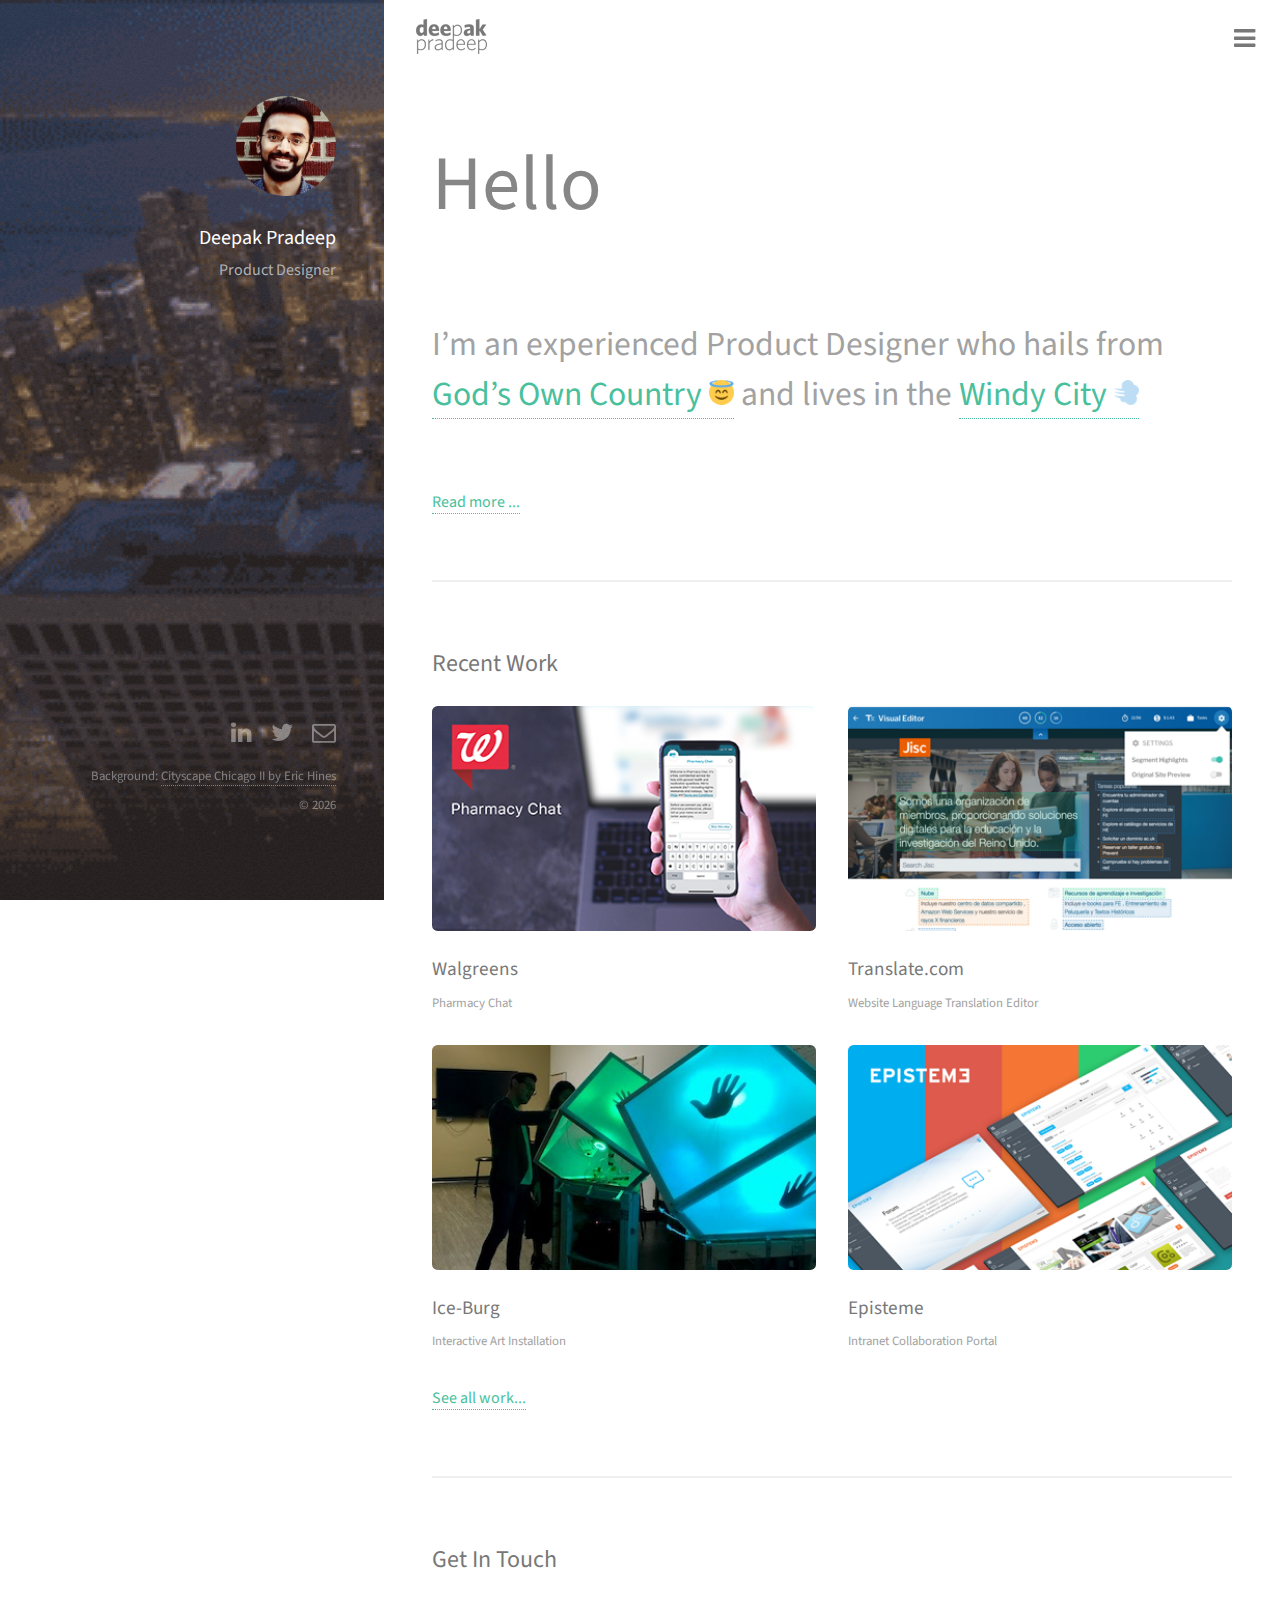
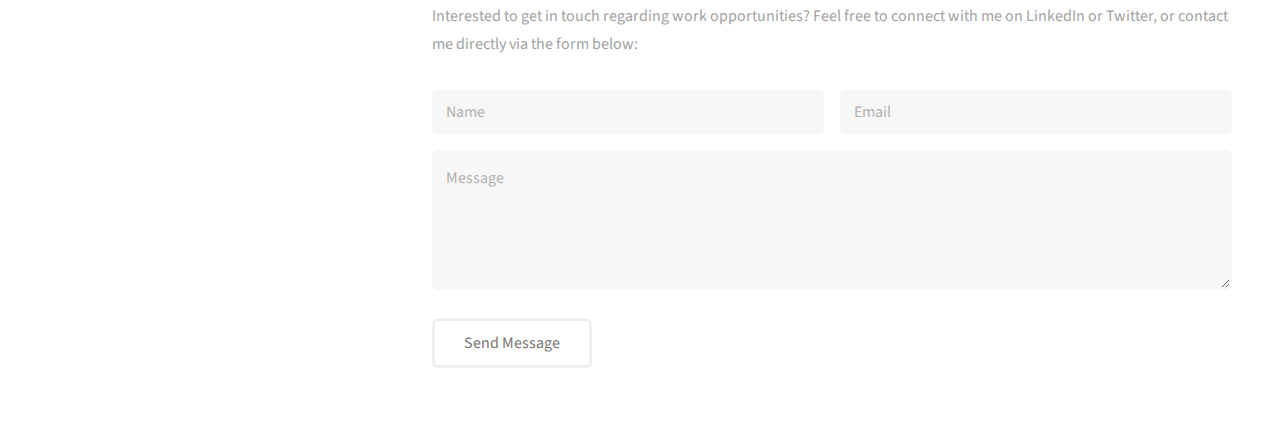
<file: index.html>
<!DOCTYPE HTML>
<html>
	<head>
		<title>Deepak Pradeep | Product Designer in Chicago</title>
		<meta charset="utf-8" />
		<meta name="viewport" content="width=device-width, initial-scale=1" />
		<meta name="description" content="Portfolio Website" />
		<meta property="og:title" content="Deepak Pradeep" />
		<meta property="og:description" content="Product Designer in Chicago" />
		<meta property="og:image" content="/images/deepak.jpg" />
		<meta name="description" content="Portfolio Website" />
		<meta property="og:title" content="Deepak Pradeep" />
		<meta property="og:description" content="Product Designer in Chicago" />
		<meta property="og:image" content="/images/deepak.jpg" />
		<link rel="shortcut icon" type="image/png" href="images/deepak.png"/>
		<!--[if lte IE 8]><script src="assets/js/ie/html5shiv.js"></script><![endif]-->
		<link rel="stylesheet" href="assets/css/main.css" />
		<link rel="stylesheet" href="assets/css/custom.css" />
		<link rel="stylesheet" href="assets/css/hint.min.css" />
		<!--[if lte IE 8]><link rel="stylesheet" href="assets/css/ie8.css" /><![endif]-->
	</head>
	<body id="top">

		<!-- Header -->
			<header id="header">
				<a href="index.html" class="image avatar"><img src="images/deepak.jpg" alt="Deepak Pradeep" /></a>
				<h1><strong>Deepak Pradeep</strong></h1>
				<p>Product Designer</p>
			</header>

		<!-- Main -->
			<div id='nav-menu'>
				<a href="index.html" class="nav-menu-home"><img src="images/deepak-logo.png" alt="Deepak Pradeep" /></a>
				<input type="checkbox" id="op2"></input>
				<div class="overlay-menu-icon">
					<label for="op2"><span class="icon fa-navicon"></span></label>
				</div>
				<div class="overlay overlay-hugeinc">
					<label for="op2"><span class="icon fa-close"></span></label>
					<nav>
						<ul>
							<li><a href="index.html">Home</a></li>
							<li><a href="about.html">About</a></li>
							<li><a href="projects.html">Projects</a></li>
							<li><a href="contact.html">Contact</a></li>
						</ul>
					</nav>
				</div>
			</div>
			<div id='nav-menu2'>
				<a href="index.html" class="nav-menu-home"><img src="images/deepak-logo.png" alt="Deepak Pradeep" /></a>
				<input type="checkbox" id="op"></input>
				<div class="overlay-menu-icon">
					<label for="op"><span class="icon fa-navicon"></span></label>
				</div>
				<div class="overlay overlay-hugeinc">
					<label for="op"><span class="icon fa-close"></span></label>
					<nav>
						<ul>
							<li><a href="index.html">Home</a></li>
							<li><a href="about.html">About</a></li>
							<li><a href="projects.html">Projects</a></li>
							<li><a href="contact.html">Contact</a></li>
						</ul>
					</nav>
				</div>
			</div>

			<div id="main">

				<!-- One -->
					<section id="one">
						<header class="major">
							<h2 class="hello">Hello</h2>
							<h2 style="display:none" data-hint="Spanish: Limited working proficiency" class="hello hint--bottom hint--rounded">Hola</h2>
							<h2 style="display:none" data-hint="Hindi: Full professional proficiency" class="hello hint--bottom hint--rounded">नमस्ते</h2>
							<h2 style="display:none" data-hint="Arabic: Limited working proficiency" class="hello hint--bottom hint--rounded">مرحبا</h2>
							<h2 style="display:none" data-hint="Malayalam: Native proficiency" class="hello hint--bottom hint--rounded">നമസ്കാരം</h2>
						</header>
						<p class="lead">I’m an experienced Product Designer who hails from <a href="https://en.wikipedia.org/wiki/Kerala" target="_blank">God’s Own Country <img src="images/emojis/halo.png" draggable="false"></a> and lives in the <a href="https://en.wikipedia.org/wiki/Chicago" target="_blank">Windy City <img src="images/emojis/wind.png" draggable="false"></a></p>
						<a href="about.html">Read more ...</a>
					</section>

				<!-- Two -->
					<section id="two">
						<h2>Recent Work</h2>
						<div class="row">
							<article class="6u 12u$(xsmall)">
								<div class="work-item">
									<a href="pharmacy-chat.html">
									<img src="images/projects/pharmacy-chat/pharmacy-chat-thumb.png" class="image fit thumb" alt="Walgreens: Pharmacy Chat" />
									<h3>Walgreens</h3>
									<p>Pharmacy Chat</p>
									</a>
								</div>
							</article>
							<article class="6u 12u$(xsmall)">
								<div class="work-item">
									<a href="translate-editor.html">
									<img src="images/projects/translate-editor/translate-editor-thumb.png" class="image fit thumb" alt="Episteme - Connect. Collaborate. Contribute." />
									<h3>Translate.com</h3>
									<p>Website Language Translation Editor</p>
									</a>
								</div>
							</article>
							<article class="6u 12u$(xsmall)">
								<div class="work-item">
									<a href="ice-burg.html">
									<img src="images/projects/ice-burg/ice-burg-thumb.jpg" class="image fit thumb" alt="Ice-Burg" />
									<h3>Ice-Burg</h3>
									<p>Interactive Art Installation</p>
									</a>
								</div>
							</article>
							<article class="6u 12u$(xsmall)">
								<div class="work-item">
									<a href="episteme.html">
									<img src="images/projects/episteme/episteme-thumb.png" class="image fit thumb" alt="Episteme - Connect. Collaborate. Contribute." />
									<h3>Episteme</h3>
									<p>Intranet Collaboration Portal</p>
									</a>
								</div>
							</article>
						</div>
						<a href="projects.html">See all work...</a>
					</section>

				<!-- Three -->
					<section id="three">
						<h2>Get In Touch</h2>
						<p>Interested to get in touch regarding work opportunities? Feel free to connect with me on LinkedIn or Twitter, or contact me directly via the form below:</p>
						<div class="row">
							<div class="12u 12u$(small)">
								<form method="post" action="//formspree.io/dpac90@gmail.com">
									<div class="row uniform 50%">
										<div class="6u 12u$(xsmall)"><input type="text" required name="name" id="name" placeholder="Name" /></div>
										<div class="6u$ 12u$(xsmall)"><input type="email" required name="email" id="email" placeholder="Email" /></div>
										<div class="12u$"><textarea name="message" required id="message" placeholder="Message" rows="4"></textarea></div>
									</div>
									<br />
									<ul class="actions">
										<li><input type="submit" value="Send Message" /></li>
									</ul>
								</form>
							</div>
						</div>
					</section>
			</div>

		<!-- Footer -->
			<footer id="footer">
				<ul class="icons">
					<li><a href="https://www.linkedin.com/in/dpac90" target="_blank" class="icon fa-linkedin"><span class="label">LinkedIn</span></a></li>
					<li><a href="https://twitter.com/dpac90" target="_blank" class="icon fa-twitter"><span class="label">Twitter</span></a></li>
					<li><a href="mailto:dpac90@gmail.com" class="icon fa-envelope-o"><span class="label">Email</span></a></li>
				</ul>
				<ul class="copyright">
					<li>Background: <a href="https://vimeo.com/109354891" target="_blank">Cityscape Chicago II by Eric Hines</a></li><li>&copy; <script type="text/javascript">document.write(new Date().getFullYear());</script></li>
				</ul>
			</footer>

		<!-- Scripts -->
			<script src="https://cdnjs.cloudflare.com/ajax/libs/jquery/3.2.1/jquery.min.js"></script>
			<script src="assets/js/jquery.poptrox.min.js"></script>
			<script src="assets/js/skel.min.js"></script>
			<script src="assets/js/util.js"></script>
			<!--[if lte IE 8]><script src="assets/js/ie/respond.min.js"></script><![endif]-->
			<script src="assets/js/main.js"></script>

			<!-- Hello Transition Script -->
			<script>
				(function() {

					var hello = $(".hello");
					var helloIndex = -1;

					function showNextHello() {
						++helloIndex;
						hello.eq(helloIndex % hello.length)
						.fadeIn(1000)
						.delay(2000)
						.fadeOut(1000, showNextHello);
					}

					showNextHello();

				})();
			</script>

			<script>
				$(document).scroll(function() { //Show the top menu with shadow after scrolling down 50px
				  var y = $(this).scrollTop();
				  if (y > 10) {
				    $('#nav-menu').fadeIn();
				  } else {
				    $('#nav-menu').fadeOut();
				  }
				});
			</script>

			<!-- Google Analytics Tracking Script -->
			<script>
				(function(i,s,o,g,r,a,m){i['GoogleAnalyticsObject']=r;i[r]=i[r]||function(){
					(i[r].q=i[r].q||[]).push(arguments)},i[r].l=1*new Date();a=s.createElement(o),
					m=s.getElementsByTagName(o)[0];a.async=1;a.src=g;m.parentNode.insertBefore(a,m)
				})(window,document,'script','//www.google-analytics.com/analytics.js','ga');

				ga('create', 'UA-74353363-1', 'auto');
				ga('send', 'pageview');

			</script>

	</body>
</html>
</file>
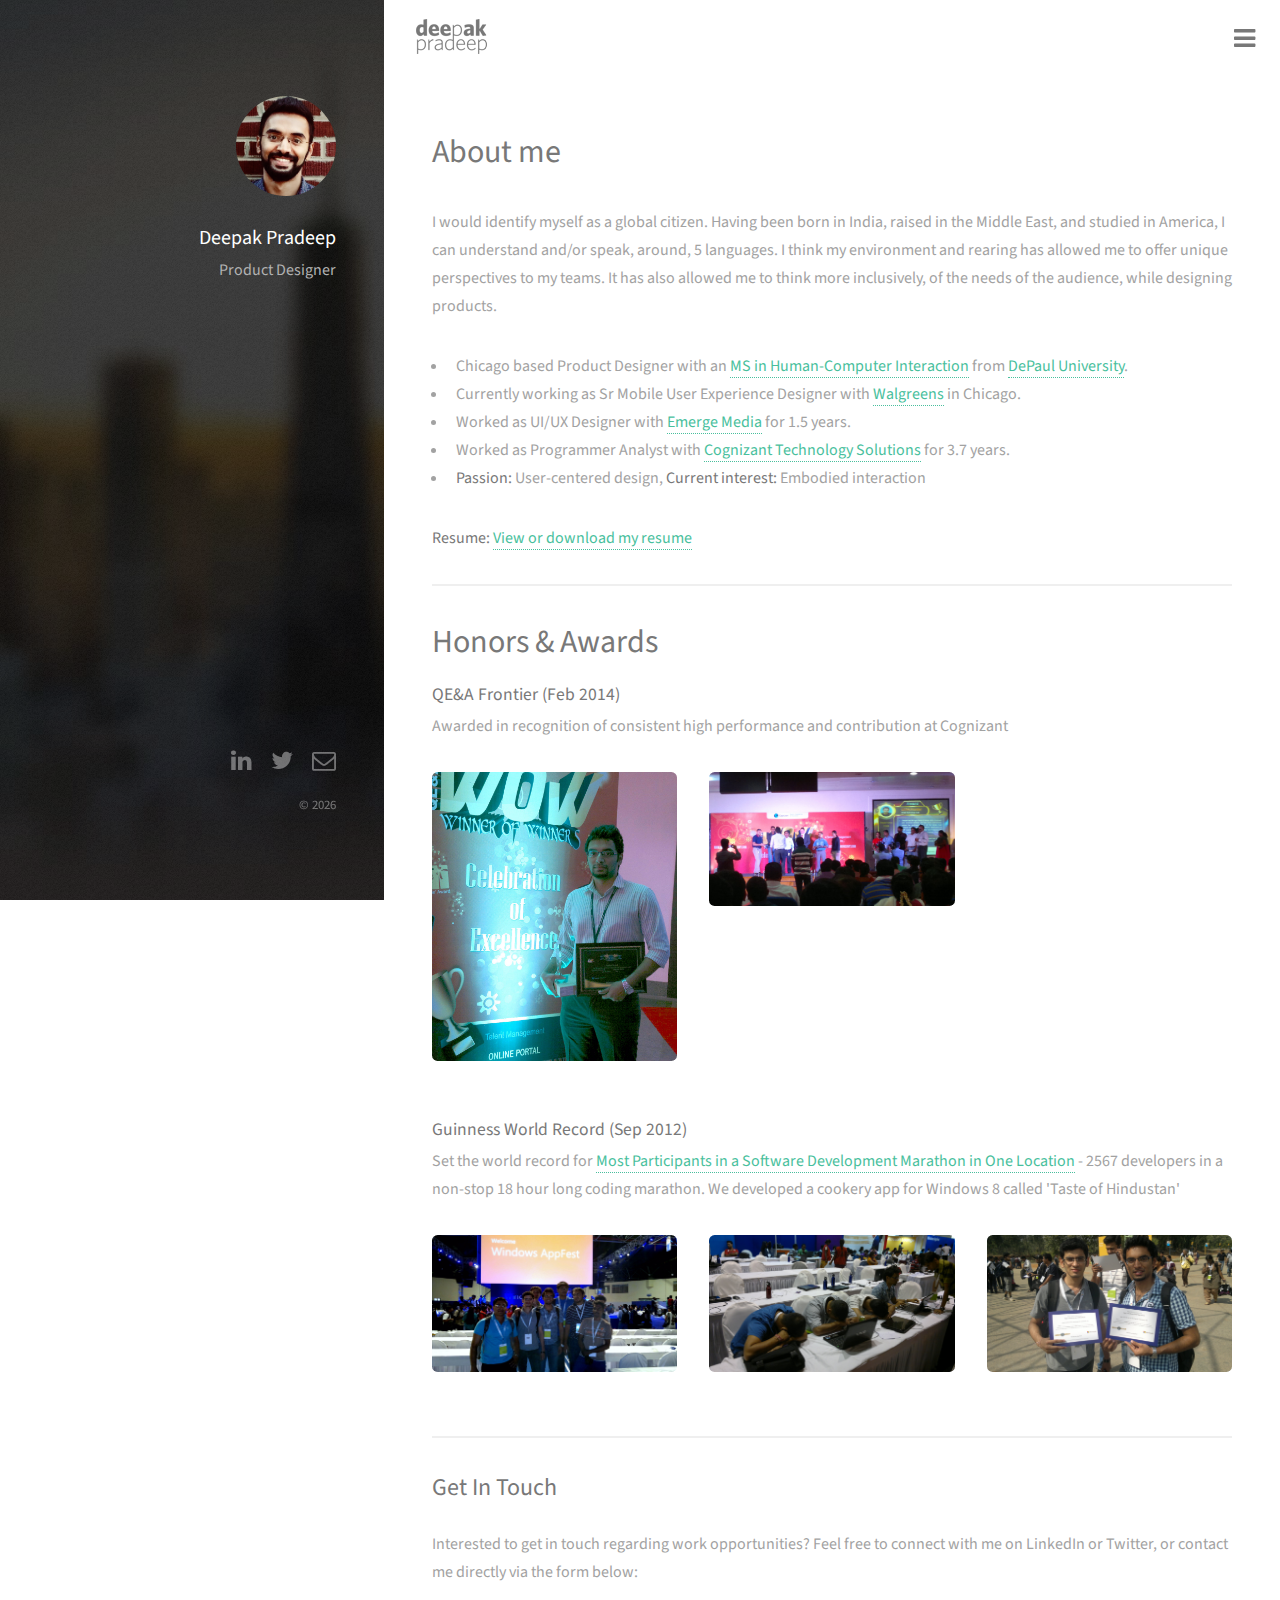
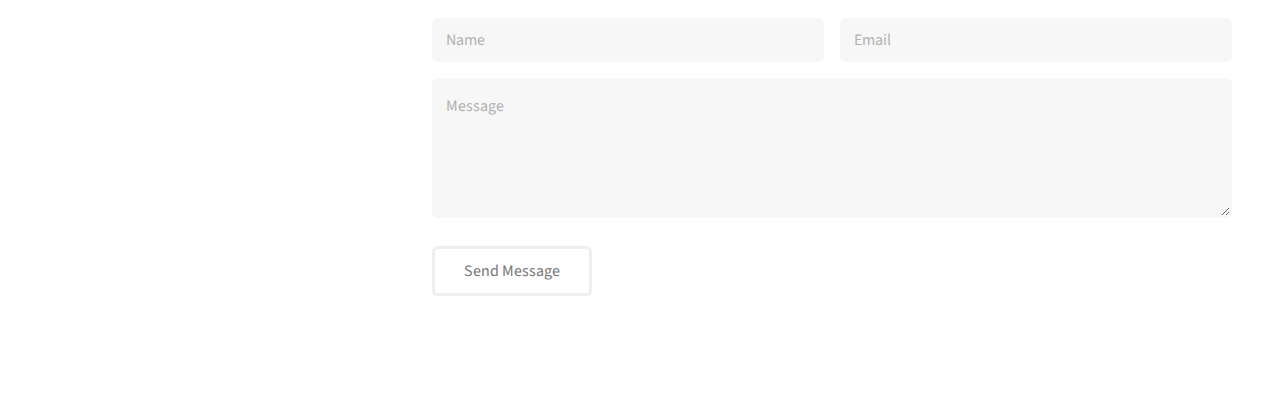
<file: about.html>
<!DOCTYPE HTML>
<html>
	<head>
		<title>Deepak Pradeep | Product Designer in Chicago</title>
		<meta charset="utf-8" />
		<meta name="viewport" content="width=device-width, initial-scale=1" />
		<meta name="description" content="Portfolio Website" />
		<meta property="og:title" content="Deepak Pradeep" />
		<meta property="og:description" content="Product Designer in Chicago" />
		<meta property="og:image" content="/images/deepak.jpg" />
		<link rel="shortcut icon" type="image/png" href="images/deepak.png"/>
		<!--[if lte IE 8]><script src="assets/js/ie/html5shiv.js"></script><![endif]-->
		<link rel="stylesheet" href="assets/css/main.css" />
		<link rel="stylesheet" href="assets/css/custom.css" />
		<!--[if lte IE 8]><link rel="stylesheet" href="assets/css/ie8.css" /><![endif]-->
	</head>
	<body id="top">

		<!-- Header -->
			<header id="header" class="about-header">
				<a href="index.html" class="image avatar"><img src="images/deepak.jpg" alt="" /></a>
				<h1><strong>Deepak Pradeep</strong></h1>
				<p>Product Designer</p>
			</header>

		<!-- Main -->
			<div id='nav-menu2'>
				<a href="index.html" class="nav-menu-home"><img src="images/deepak-logo.png" alt="Deepak Pradeep" /></a>
				<input type="checkbox" id="op2"></input>
				<div class="overlay-menu-icon">
					<label for="op2"><span class="icon fa-navicon"></span></label>
				</div>
				<div class="overlay overlay-hugeinc">
					<label for="op2"><span class="icon fa-close"></span></label>
					<nav>
						<ul>
							<li><a href="index.html">Home</a></li>
							<li><a href="about.html">About</a></li>
							<li><a href="projects.html">Projects</a></li>
							<li><a href="contact.html">Contact</a></li>
						</ul>
					</nav>
				</div>
			</div>
			<div id="nav-menu">
				<a href="index.html" class="nav-menu-home"><img src="images/deepak-logo.png" alt="Deepak Pradeep" /></a>
				<input type="checkbox" id="op"></input>
				<div class="overlay-menu-icon">
					<label for="op"><span class="icon fa-navicon"></span></label>
				</div>
				<div class="overlay overlay-hugeinc">
				<label for="op"><span class="icon fa-close"></span></label>
				<nav>
					<ul>
						<li><a href="index.html">Home</a></li>
						<li><a href="about.html">About</a></li>
						<li><a href="projects.html">Projects</a></li>
						<li><a href="contact.html">Contact</a></li>
					</ul>
				</nav>
			</div>
			</div>

			<div id="main">

				<!-- One -->
					<section id="one" class="about-page">
						<h2>About me</h2>
						<p>I would identify myself as a global citizen. Having been born in India, raised in the Middle East, and studied in America, I can understand and/or speak, around, 5 languages. I think my environment and rearing has allowed me to offer unique perspectives to my teams. It has also allowed me to think more inclusively, of the needs of the audience, while designing products.</p>
						<ul>
							<li>Chicago based Product Designer with an <a href="http://www.cdm.depaul.edu/academics/Pages/MSInHuman-ComputerInteraction.aspx" target="_blank">MS in Human-Computer Interaction</a> from <a href="http://www.depaul.edu/" target="_blank">DePaul University</a>.</li>
							<li>Currently working as Sr Mobile User Experience Designer with <a href="http://www.walgreens.com/" target="_blank">Walgreens</a> in Chicago.</li>
							<li>Worked as UI/UX Designer with <a href="https://www.emergemedia.com" target="_blank">Emerge Media</a> for 1.5 years.</li>
							<li>Worked as Programmer Analyst with <a href="https://www.cognizant.com" target="_blank">Cognizant Technology Solutions</a> for 3.7 years.</li>
							<li><strong>Passion: </strong>User-centered design, <strong>Current interest: </strong>Embodied interaction</li>
						</ul>
						<b>Resume: </b><a target="_blank" href="https://goo.gl/vJwnM7">View or download my resume</a>
						<hr>

					<!-- Two -->

						<section id="two">
							<h3>Honors & Awards</h3>

							<h4>QE&A Frontier (Feb 2014)</h4>
							<p>Awarded in recognition of consistent high performance and contribution at Cognizant</p>
							<div class="row">
								<article class="4u 12u$(xsmall) work-item-project">
									<a href="images/awards/qea-frontier1.jpg" class="image fit thumb"><img src="images/awards/qea-frontier1.jpg" alt="QE&A Frontier 1" /></a>
								</article>
								<article class="4u$ 12u$(xsmall) work-item-project">
									<a href="images/awards/qea-frontier2.jpg" class="image fit thumb"><img src="images/awards/qea-frontier2.jpg" alt="QE&A Frontier 2" /></a>
								</article>
							</div>

							<h4>Guinness World Record (Sep 2012)</h4>
							<p>Set the world record for <a href="http://www.guinnessworldrecords.com/world-records/most-participants-in-a-software-development-marathon" target="_blank">Most Participants in a Software Development Marathon in One Location</a> - 2567 developers in a non-stop 18 hour long coding marathon. We developed a cookery app for Windows 8 called 'Taste of Hindustan'</p>
							<div class="row">
								<article class="4u 12u$(xsmall) work-item-project">
									<a href="images/awards/app-fest1.jpg" class="image fit thumb"><img src="images/awards/app-fest1.jpg" alt="QE&A Frontier 1" /></a>
								</article>
								<article class="4u 12u$(xsmall) work-item-project">
									<a href="images/awards/app-fest2.jpg" class="image fit thumb"><img src="images/awards/app-fest2.jpg" alt="QE&A Frontier 2" /></a>
								</article>
								<article class="4u$ 12u$(xsmall) work-item-project">
									<a href="images/awards/app-fest3.jpg" class="image fit thumb"><img src="images/awards/app-fest3.jpg" alt="QE&A Frontier 2" /></a>
								</article>
							</div>

						</section>
					</section>

				<!-- Three -->
					<section id="three" style="margin: 0.5em 0 0 0; padding: 2em 0">
						<h2>Get In Touch</h2>
						<p>Interested to get in touch regarding work opportunities? Feel free to connect with me on LinkedIn or Twitter, or contact me directly via the form below:</p>
						<div class="row">
							<div class="12u 12u$(small)">
								<form method="post" action="//formspree.io/dpac90@gmail.com">
									<div class="row uniform 50%">
										<div class="6u 12u$(xsmall)"><input type="text" required name="name" id="name" placeholder="Name" /></div>
										<div class="6u$ 12u$(xsmall)"><input type="email" required name="email" id="email" placeholder="Email" /></div>
										<div class="12u$"><textarea name="message" required id="message" placeholder="Message" rows="4"></textarea></div>
									</div>
									<br />
									<ul class="actions">
										<li><input type="submit" value="Send Message" /></li>
									</ul>
								</form>
							</div>
						</div>
					</section>

			</div>

		<!-- Footer -->
			<footer id="footer">
				<ul class="icons">
					<li><a href="https://www.linkedin.com/in/dpac90" target="_blank" class="icon fa-linkedin"><span class="label">LinkedIn</span></a></li>
					<li><a href="https://twitter.com/dpac90" target="_blank" class="icon fa-twitter"><span class="label">Twitter</span></a></li>
					<li><a href="mailto:dpac90@gmail.com" class="icon fa-envelope-o"><span class="label">Email</span></a></li>
				</ul>
				<ul class="copyright">
					<li>&copy; <script type="text/javascript">document.write(new Date().getFullYear());</script></li>
				</ul>
			</footer>

		<!-- Scripts -->
			<script src="assets/js/jquery.min.js"></script>
			<script src="assets/js/jquery.poptrox.min.js"></script>
			<script src="assets/js/skel.min.js"></script>
			<script src="assets/js/util.js"></script>
			<!--[if lte IE 8]><script src="assets/js/ie/respond.min.js"></script><![endif]-->
			<script src="assets/js/main.js"></script>

			<script>
				$(document).scroll(function() { //Show the top menu with shadow after scrolling down 50px
				  var y = $(this).scrollTop();
				  if (y > 10) {
				    $('#nav-menu').fadeIn();
				  } else {
				    $('#nav-menu').fadeOut();
				  }
				});
			</script>

			<!-- Google Analytics Tracking Script -->
			<script>
				(function(i,s,o,g,r,a,m){i['GoogleAnalyticsObject']=r;i[r]=i[r]||function(){
					(i[r].q=i[r].q||[]).push(arguments)},i[r].l=1*new Date();a=s.createElement(o),
					m=s.getElementsByTagName(o)[0];a.async=1;a.src=g;m.parentNode.insertBefore(a,m)
				})(window,document,'script','//www.google-analytics.com/analytics.js','ga');

				ga('create', 'UA-74353363-1', 'auto');
				ga('send', 'pageview');

			</script>

	</body>
</html>
</file>
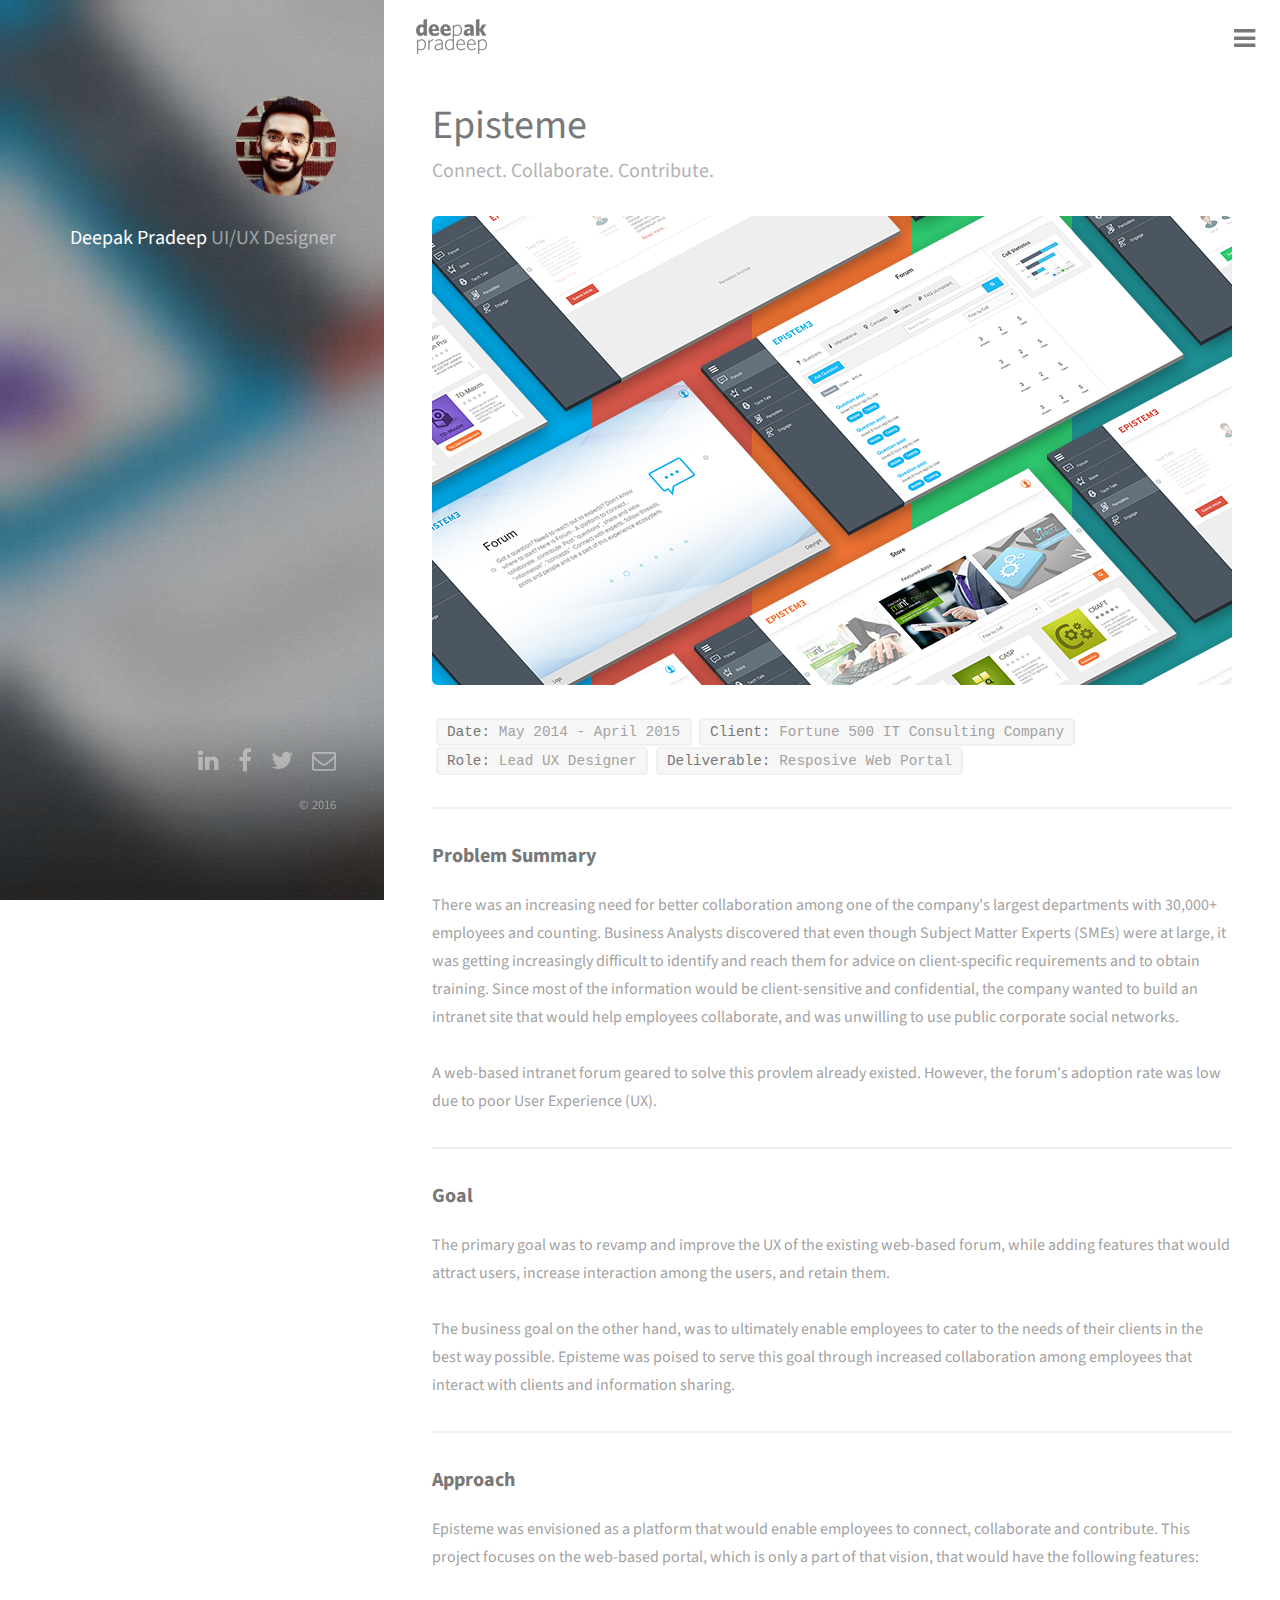
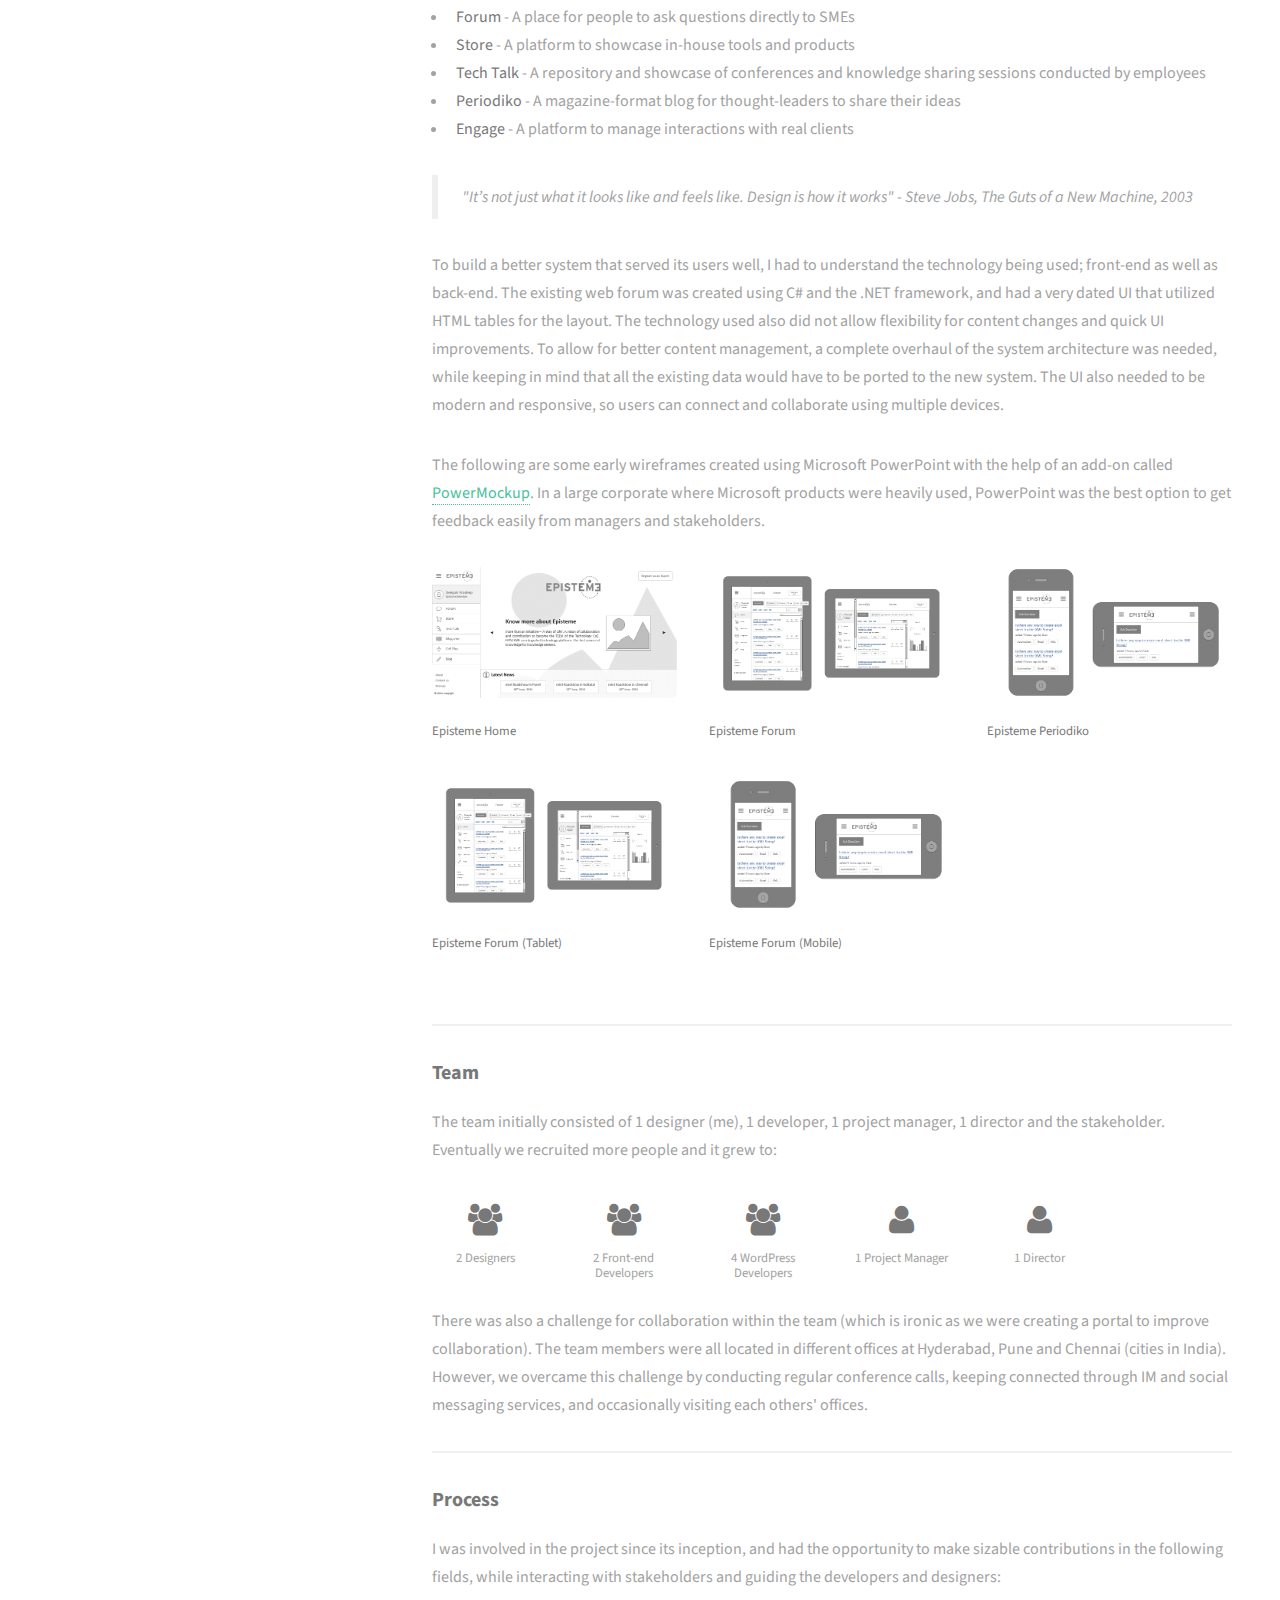
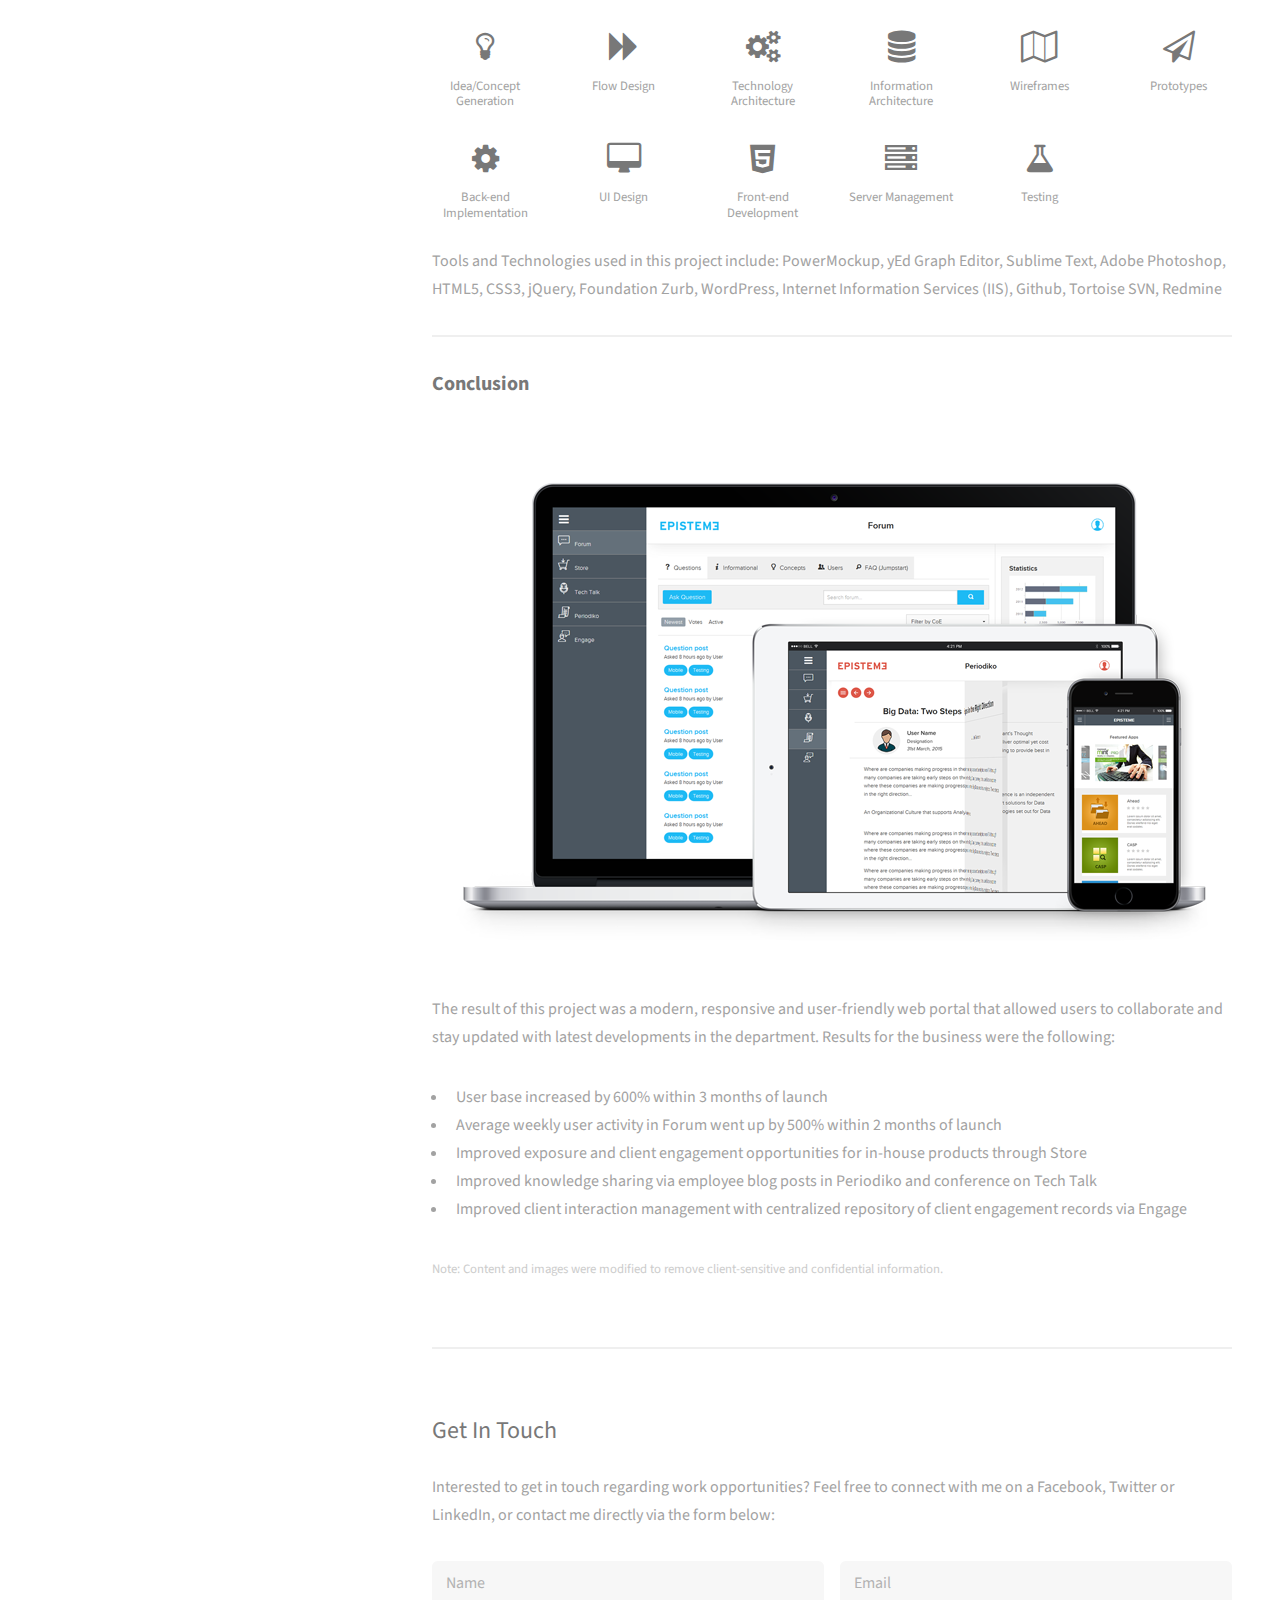
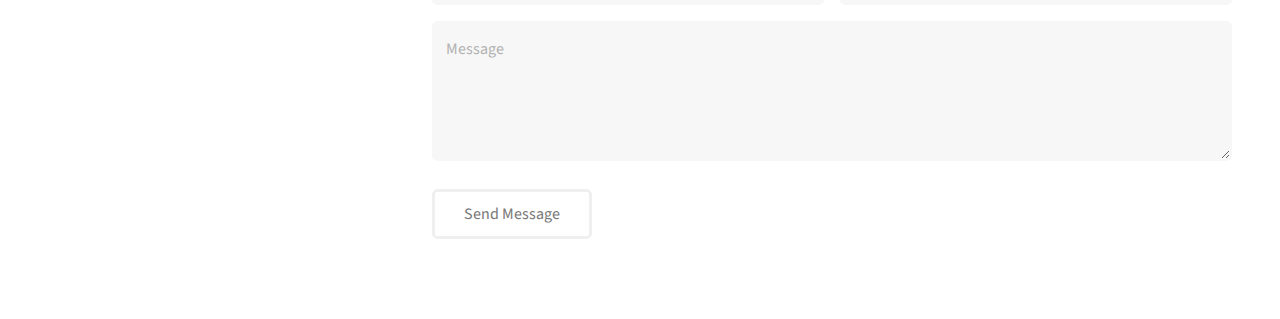
<file: accolades.html>
<!DOCTYPE HTML>
<html>
	<head>
		<title>Deepak Pradeep | UI/UX Designer in Chicago</title>
		<meta charset="utf-8" />
		<meta name="viewport" content="width=device-width, initial-scale=1" />
		<!--[if lte IE 8]><script src="assets/js/ie/html5shiv.js"></script><![endif]-->
		<link rel="stylesheet" href="assets/css/main.css" />
		<link rel="stylesheet" href="assets/css/custom.css" />
		<!--[if lte IE 8]><link rel="stylesheet" href="assets/css/ie8.css" /><![endif]-->
	</head>
	<body id="top">

		<!-- Header -->
			<header id="headerProject" class="episteme-header">
				<a href="index.html" class="image avatar"><img src="images/deepak.jpg" alt="" /></a>
				<h1><strong>Deepak Pradeep</strong><br />
				UI/UX Designer</h1>
			</header>

		<!-- Main -->
			<div id='nav-menu2'>
				<a href="index.html" class="nav-menu-home"><img src="images/deepak-logo.png" alt="Deepak Pradeep" /></a>
				<input type="checkbox" id="op2"></input>
				<div class="overlay-menu-icon">
					<label for="op2"><span class="icon fa-navicon"></span></label>
				</div>
				<div class="overlay overlay-hugeinc">
					<label for="op2"><span class="icon fa-close"></span></label>
					<nav>
						<ul>
							<li><a href="index.html">Home</a></li>
							<!-- <li><a href="#">About</a></li> -->
							<li><a href="projects.html">Projects</a></li>
							<!-- <li><a href="#">Accolades</a></li> -->
							<li><a href="contact.html">Contact</a></li>
						</ul>
					</nav>
				</div>
			</div>
			<div id="nav-menu">
				<a href="index.html" class="nav-menu-home"><img src="images/deepak-logo.png" alt="Deepak Pradeep" /></a>
				<input type="checkbox" id="op"></input>
				<div class="overlay-menu-icon">
					<label for="op"><span class="icon fa-navicon"></span></label>
				</div>
				<div class="overlay overlay-hugeinc">
				<label for="op"><span class="icon fa-close"></span></label>
				<nav>
					<ul>
						<li><a href="index.html">Home</a></li>
						<!-- <li><a href="#">About</a></li> -->
						<li><a href="projects.html">Projects</a></li>
						<!-- <li><a href="#">Accolades</a></li> -->
						<li><a href="contact.html">Contact</a></li>
					</ul>
				</nav>
			</div>
			</div>

			<a href="mint.html"><span class="icon fa-chevron-right projectNavArrow project-nav-right" title="Next project"></span></a>
			<div id="project">

				<!-- One -->
					<section id="one">
						<header class="work">
							<h2>Episteme</h2>
							<p>Connect. Collaborate. Contribute.</p>
						</header>
						<img class="image fit" src="images/projects/episteme/episteme.png">
							<div class="row">
								<div class="12u project-tags">
									<div class="left"><code><strong>Date: </strong>May 2014 - April 2015</code></div>
									<div class="left"><code><strong>Client: </strong>Fortune 500 IT Consulting Company</code></div>
									<div class="left"><code><strong>Role: </strong>Lead UX Designer</code></div>
									<div class="left"><code><strong>Deliverable: </strong>Resposive Web Portal</code></div>
								</div>
							</div>
							<hr>
						<h3>Problem Summary</h3>
						<p>There was an increasing need for better collaboration among one of the company's largest departments with 30,000+ employees and counting. Business Analysts discovered that even though Subject Matter Experts (SMEs) were at large, it was getting increasingly difficult to identify and reach them for advice on client-specific requirements and to obtain training. Since most of the information would be client-sensitive and confidential, the company wanted to build an intranet site that would help employees collaborate, and was unwilling to use public corporate social networks.
						<br><br>
						A web-based intranet forum geared to solve this provlem already existed. However, the forum's adoption rate was low due to poor User Experience (UX).</p>
						<hr>

						<h3>Goal</h3>
						<p>The primary goal was to revamp and improve the UX of the existing web-based forum, while adding features that would attract users, increase interaction among the users, and retain them.
						<br><br>
						The business goal on the other hand, was to ultimately enable employees to cater to the needs of their clients in the best way possible. Episteme was poised to serve this goal through increased collaboration among employees that interact with clients and information sharing.</p>
						<hr>

						<h3>Approach</h3>
						<p>Episteme was envisioned as a platform that would enable employees to connect, collaborate and contribute. This project focuses on the web-based portal, which is only a part of that vision, that would have the following features:
						<ul>
							<li><strong>Forum</strong> - A place for people to ask questions directly to SMEs</li>
							<li><strong>Store</strong> - A platform to showcase in-house tools and products</li>
							<li><strong>Tech Talk</strong> - A repository and showcase of conferences and knowledge sharing sessions conducted by employees</li>
							<li><strong>Periodiko</strong> - A magazine-format blog for thought-leaders to share their ideas</li>
							<li><strong>Engage</strong> - A platform to manage interactions with real clients</li>
						</ul>
						</p>
						
						<blockquote>"It’s not just what it looks like and feels like. Design is how it works" - Steve Jobs, The Guts of a New Machine, 2003</blockquote>
						<p>To build a better system that served its users well, I had to understand the technology being used; front-end as well as back-end. The existing web forum was created using C# and the .NET framework, and had a very dated UI that utilized HTML tables for the layout. The technology used also did not allow flexibility for content changes and quick UI improvements. To allow for better content management, a complete overhaul of the system architecture was needed, while keeping in mind that all the existing data would have to be ported to the new system. The UI also needed to be modern and responsive, so users can connect and collaborate using multiple devices.</p>

						<p>The following are some early wireframes created using Microsoft PowerPoint with the help of an add-on called <a href="http://www.powermockup.com/" target="_blank">PowerMockup</a>. In a large corporate where Microsoft products were heavily used, PowerPoint was the best option to get feedback easily from managers and stakeholders.</p>

						<section id="two">
							<div class="row">
								<article class="4u 12u$(xsmall) work-item-project">
									<a href="images/projects/episteme/episteme-wireframe-1.png" class="image fit thumb"><img src="images/projects/episteme/episteme-wireframe-1.png" alt="Episteme Home" /></a>
									<h3>Episteme Home</h3>
								</article>
								<article class="4u 12u$(xsmall) work-item-project">
									<a href="images/projects/episteme/episteme-wireframe-2.png" class="image fit thumb"><img src="images/projects/episteme/episteme-wireframe-2.png" alt="Episteme Forum" /></a>
									<h3>Episteme Forum</h3>
								</article>
								<article class="4u$ 12u$(xsmall) work-item-project">
									<a href="images/projects/episteme/episteme-wireframe-3.png" class="image fit thumb"><img src="images/projects/episteme/episteme-wireframe-3.png" alt="Episteme Periodiko" /></a>
									<h3>Episteme Periodiko</h3>
								</article>
								<article class="4u 12u$(xsmall) work-item-project">
									<a href="images/projects/episteme/episteme-wireframe-4.png" class="image fit thumb"><img src="images/projects/episteme/episteme-wireframe-4.png" alt="Episteme Forum (Tablet)" /></a>
									<h3>Episteme Forum (Tablet)</h3>
								</article>
								<article class="4u$ 12u$(xsmall) work-item-project">
									<a href="images/projects/episteme/episteme-wireframe-5.png" class="image fit thumb"><img src="images/projects/episteme/episteme-wireframe-5.png" alt="Episteme Forum (Mobile)" /></a>
									<h3>Episteme Forum (Mobile)</h3>
								</article>
							</div>
						</section>
						<hr>

						<h3>Team</h3>
						<p>The team initially consisted of 1 designer (me), 1 developer, 1 project manager, 1 director and the stakeholder. Eventually we recruited more people and it grew to:
						<div class="row work-process">
							<div class="2u 4u(small) align-center">
								<h2 class="icon fa-users"></h2>
								<p>2 Designers</p>
							</div>
							<div class="2u 4u(small) align-center">
								<h2 class="icon fa-users"></h2>
								<p>2 Front-end Developers</p>
							</div>
							<div class="2u 4u(small) align-center">
								<h2 class="icon fa-users"></h2>
								<p>4 WordPress Developers</p>
							</div>
							<div class="2u 4u(small) align-center">
								<h2 class="icon fa-user"></h2>
								<p>1 Project Manager</p>
							</div>
							<div class="2u 4u(small) align-center">
								<h2 class="icon fa-user"></h2>
								<p>1 Director</p>
							</div>
						</div>
						There was also a challenge for collaboration within the team (which is ironic as we were creating a portal to improve collaboration). The team members were all located in different offices at Hyderabad, Pune and Chennai (cities in India). However, we overcame this challenge by conducting regular conference calls, keeping connected through IM and social messaging services, and occasionally visiting each others' offices.
						</p>
						<hr>

						<h3>Process</h3>
						<p>I was involved in the project since its inception, and had the opportunity to make sizable contributions in the following fields, while interacting with stakeholders and guiding the developers and designers:
						<div class="row work-process">
							<div class="2u 4u(small) align-center">
								<h2 class="icon fa-lightbulb-o"></h2>
								<p>Idea/Concept Generation</p>
							</div>
							<div class="2u 4u(small) align-center">
								<h2 class="icon fa-forward"></h2>
								<p>Flow Design</p>
							</div>
							<div class="2u 4u(small) align-center">
								<h2 class="icon fa-gears"></h2>
								<p>Technology Architecture</p>
							</div>
							<div class="2u 4u(small) align-center">
								<h2 class="icon fa-database"></h2>
								<p>Information Architecture</p>
							</div>
							<div class="2u 4u(small) align-center">
								<h2 class="icon fa-map-o"></h2>
								<p>Wireframes</p>
							</div>
							<div class="2u 4u(small) align-center">
								<h2 class="icon fa-paper-plane-o"></h2>
								<p>Prototypes</p>
							</div>
						</div>
						<div class="row work-process">
							<div class="2u 4u(small) align-center">
								<h2 class="icon fa-gear"></h2>
								<p>Back-end Implementation</p>
							</div>
							<div class="2u 4u(small) align-center">
								<h2 class="icon fa-desktop"></h2>
								<p>UI Design</p>
							</div>
							<div class="2u 4u(small) align-center">
								<h2 class="icon fa-html5"></h2>
								<p>Front-end Development</p>
							</div>
							<div class="2u 4u(small) align-center">
								<h2 class="icon fa-server"></h2>
								<p>Server Management</p>
							</div>
							<div class="2u 4u(small) align-center">
								<h2 class="icon fa-flask"></h2>
								<p>Testing</p>
							</div>
						</div>

						<p>Tools and Technologies used in this project include:
						PowerMockup, yEd Graph Editor, Sublime Text, Adobe Photoshop, HTML5, CSS3, jQuery, Foundation Zurb, WordPress, Internet Information Services (IIS), Github, Tortoise SVN, Redmine</p>
						<hr>

						<h3>Conclusion</h3>
						<img src="images/projects/episteme/episteme-responsive.png" alt="Episteme Responsive Showcase" class="image fit">
						<p>The result of this project was a modern, responsive and user-friendly web portal that allowed users to collaborate and stay updated with latest developments in the department. Results for the business were the following:
						<ul>
							<li>User base increased by 600% within 3 months of launch</li>
							<li>Average weekly user activity in Forum went up by 500% within 2 months of launch</li>
							<li>Improved exposure and client engagement opportunities for in-house products through Store</li>
							<li>Improved knowledge sharing via employee blog posts in Periodiko and conference on Tech Talk</li>
							<li>Improved client interaction management with centralized repository of client engagement records via Engage</li>
						</ul>
						</p>
						<p class="footnote">Note: Content and images were modified to remove client-sensitive and confidential information.</p>
					</section>

				<!-- Three -->
					<section id="three">
						<h2>Get In Touch</h2>
						<p>Interested to get in touch regarding work opportunities? Feel free to connect with me on a Facebook, Twitter or LinkedIn, or contact me directly via the form below:</p>
						<div class="row">
							<div class="12u 12u$(small)">
								<form method="post" action="//formspree.io/dpac90@gmail.com">
									<div class="row uniform 50%">
										<div class="6u 12u$(xsmall)"><input type="text" required name="name" id="name" placeholder="Name" /></div>
										<div class="6u$ 12u$(xsmall)"><input type="email" required name="email" id="email" placeholder="Email" /></div>
										<div class="12u$"><textarea name="message" required id="message" placeholder="Message" rows="4"></textarea></div>
									</div>
									<br />
									<ul class="actions">
										<li><input type="submit" value="Send Message" /></li>
									</ul>
								</form>
							</div>
						</div>
					</section>

			</div>

		<!-- Footer -->
			<footer id="footer">
				<ul class="icons">
					<li><a href="https://www.linkedin.com/in/dpac90" target="_blank" class="icon fa-linkedin"><span class="label">LinkedIn</span></a></li>
					<li><a href="https://www.facebook.com/dpac90" target="_blank" class="icon fa-facebook"><span class="label">Facebook</span></a></li>
					<li><a href="https://twitter.com/dpac90" target="_blank" class="icon fa-twitter"><span class="label">Twitter</span></a></li>
					<li><a href="mailto:dpac90@gmail.com" class="icon fa-envelope-o"><span class="label">Email</span></a></li>
				</ul>
				<ul class="copyright">
					<li>&copy; 2016</li>
				</ul>
			</footer>

		<!-- Scripts -->
			<script src="assets/js/jquery.min.js"></script>
			<script src="assets/js/jquery.poptrox.min.js"></script>
			<script src="assets/js/skel.min.js"></script>
			<script src="assets/js/util.js"></script>
			<!--[if lte IE 8]><script src="assets/js/ie/respond.min.js"></script><![endif]-->
			<script src="assets/js/main.js"></script>

			<!-- Hello Transition Script -->
			<script>
				(function() {

					var hello = $(".hello");
					var helloIndex = -1;

					function showNextHello() {
						++helloIndex;
						hello.eq(helloIndex % hello.length)
						.fadeIn(1000)
						.delay(2000)
						.fadeOut(1000, showNextHello);
					}

					showNextHello();

				})();
			</script>

			<script>
				$(window).scroll(function () {
					showMenu();
					showNavArrows();
				});
			</script>

			<script type="text/javascript">
				var timeOut;
				function scrollToTop() {
					if (document.body.scrollTop!=0 || document.documentElement.scrollTop!=0){
						window.scrollBy(0,-50);
						timeOut=setTimeout('scrollToTop()',10);
					}
					else clearTimeout(timeOut);
				}
			</script>

			<!-- Google Analytics Tracking Script -->
			<script>
				(function(i,s,o,g,r,a,m){i['GoogleAnalyticsObject']=r;i[r]=i[r]||function(){
					(i[r].q=i[r].q||[]).push(arguments)},i[r].l=1*new Date();a=s.createElement(o),
					m=s.getElementsByTagName(o)[0];a.async=1;a.src=g;m.parentNode.insertBefore(a,m)
				})(window,document,'script','//www.google-analytics.com/analytics.js','ga');

				ga('create', 'UA-74353363-1', 'auto');
				ga('send', 'pageview');

			</script>

	</body>
</html>
</file>
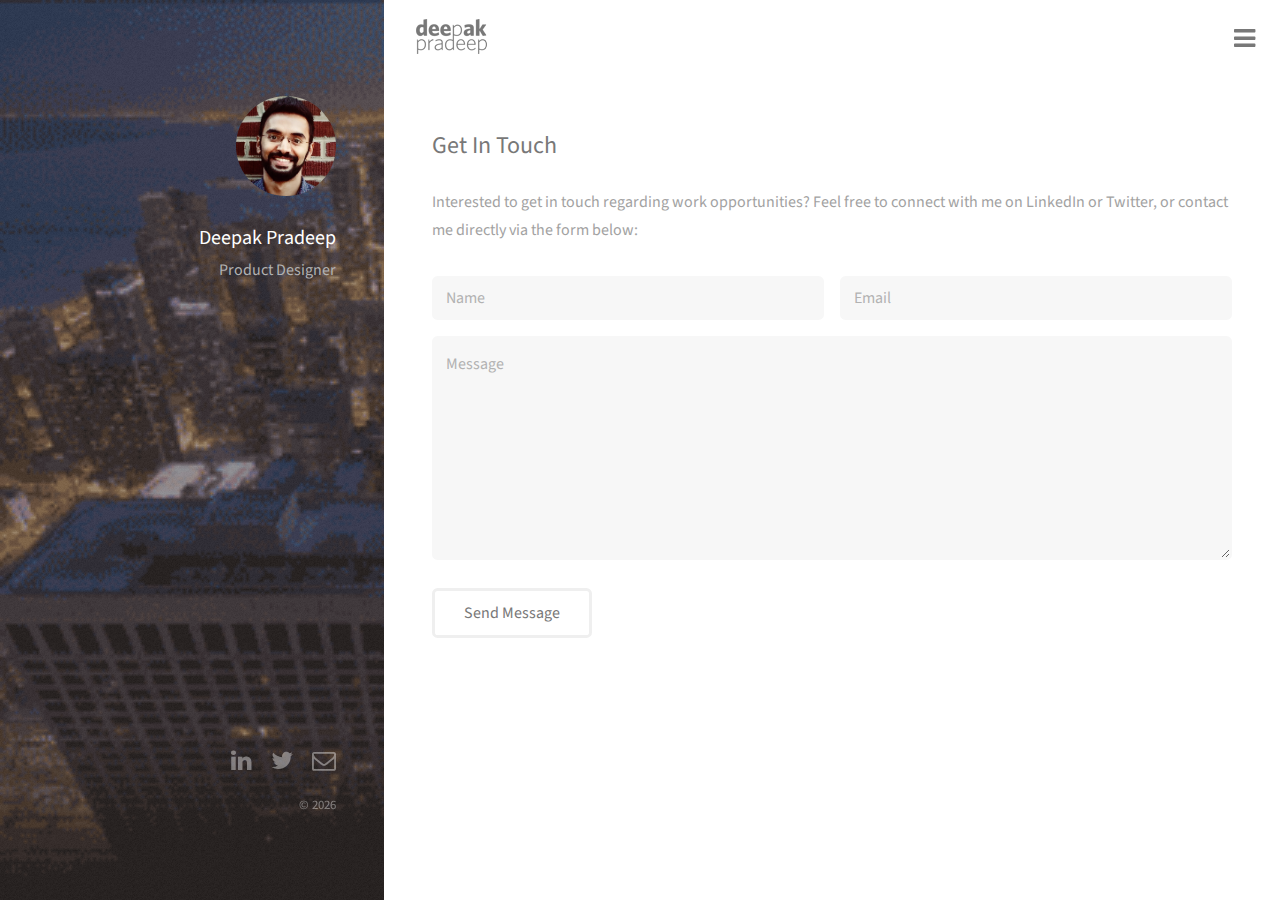
<file: contact.html>
<!DOCTYPE HTML>
<html>
	<head>
		<title>Deepak Pradeep | Product Designer in Chicago</title>
		<meta charset="utf-8" />
		<meta name="viewport" content="width=device-width, initial-scale=1" />
		<meta name="description" content="Portfolio Website" />
		<meta property="og:title" content="Deepak Pradeep" />
		<meta property="og:description" content="Product Designer in Chicago" />
		<meta property="og:image" content="/images/deepak.jpg" />
		<link rel="shortcut icon" type="image/png" href="images/deepak.png"/>
		<!--[if lte IE 8]><script src="assets/js/ie/html5shiv.js"></script><![endif]-->
		<link rel="stylesheet" href="assets/css/main.css" />
		<link rel="stylesheet" href="assets/css/custom.css" />
		<!--[if lte IE 8]><link rel="stylesheet" href="assets/css/ie8.css" /><![endif]-->
	</head>
	<body id="top">

		<!-- Header -->
			<header id="header">
				<a href="index.html" class="image avatar"><img src="images/deepak.jpg" alt="" /></a>
				<h1><strong>Deepak Pradeep</strong></h1>
				<p>Product Designer</p>
			</header>

		<!-- Main -->
			<div id='nav-menu2'>
				<a href="index.html" class="nav-menu-home"><img src="images/deepak-logo.png" alt="Deepak Pradeep" /></a>
				<input type="checkbox" id="op2"></input>
				<div class="overlay-menu-icon">
					<label for="op2"><span class="icon fa-navicon"></span></label>
				</div>
				<div class="overlay overlay-hugeinc">
					<label for="op2"><span class="icon fa-close"></span></label>
					<nav>
						<ul>
							<li><a href="index.html">Home</a></li>
							<li><a href="about.html">About</a></li>
							<li><a href="projects.html">Projects</a></li>
							<li><a href="contact.html">Contact</a></li>
						</ul>
					</nav>
				</div>
			</div>
			<div id="nav-menu">
				<a href="index.html" class="nav-menu-home"><img src="images/deepak-logo.png" alt="Deepak Pradeep" /></a>
				<input type="checkbox" id="op"></input>
				<div class="overlay-menu-icon">
					<label for="op"><span class="icon fa-navicon"></span></label>
				</div>
				<div class="overlay overlay-hugeinc">
					<label for="op"><span class="icon fa-close"></span></label>
					<nav>
						<ul>
							<li><a href="index.html">Home</a></li>
							<li><a href="about.html">About</a></li>
							<li><a href="projects.html">Projects</a></li>
							<li><a href="contact.html">Contact</a></li>
						</ul>
					</nav>
				</div>
			</div>

			<div id="main">

				<!-- Three -->
					<section id="three">
						<h2>Get In Touch</h2>
						<p>Interested to get in touch regarding work opportunities? Feel free to connect with me on LinkedIn or Twitter, or contact me directly via the form below:</p>
						<div class="row">
							<div class="12u">
								<form method="post" action="//formspree.io/dpac90@gmail.com">
									<div class="row uniform 50%">
										<div class="6u 12u$(xsmall)"><input type="text" required name="name" id="name" placeholder="Name" /></div>
										<div class="6u$ 12u$(xsmall)"><input type="email" required name="email" id="email" placeholder="Email" /></div>
										<div class="12u$"><textarea name="message" required id="message" placeholder="Message" rows="7"></textarea></div>
									</div>
									<br />
									<ul class="actions">
										<li><input type="submit" value="Send Message" /></li>
									</ul>
								</form>
							</div>
						</div>
					</section>

			</div>

		<!-- Footer -->
			<footer id="footer">
				<ul class="icons">
					<li><a href="https://www.linkedin.com/in/dpac90" target="_blank" class="icon fa-linkedin"><span class="label">LinkedIn</span></a></li>
					<li><a href="https://twitter.com/dpac90" target="_blank" class="icon fa-twitter"><span class="label">Twitter</span></a></li>
					<li><a href="mailto:dpac90@gmail.com" class="icon fa-envelope-o"><span class="label">Email</span></a></li>
				</ul>
				<ul class="copyright">
					<li>&copy; <script type="text/javascript">document.write(new Date().getFullYear());</script></li>
				</ul>
			</footer>

		<!-- Scripts -->
			<script src="assets/js/jquery.min.js"></script>
			<script src="assets/js/jquery.poptrox.min.js"></script>
			<script src="assets/js/skel.min.js"></script>
			<script src="assets/js/util.js"></script>
			<!--[if lte IE 8]><script src="assets/js/ie/respond.min.js"></script><![endif]-->
			<script src="assets/js/main.js"></script>

			<!-- Hello Transition Script -->
			<script>
				(function() {

					var hello = $(".hello");
					var helloIndex = -1;

					function showNextHello() {
						++helloIndex;
						hello.eq(helloIndex % hello.length)
						.fadeIn(1000)
						.delay(2000)
						.fadeOut(1000, showNextHello);
					}

					showNextHello();

				})();
			</script>

			<script>
				$(document).scroll(function() { //Show the top menu with shadow after scrolling down 50px
				  var y = $(this).scrollTop();
				  if (y > 10) {
				    $('#nav-menu').fadeIn();
				  } else {
				    $('#nav-menu').fadeOut();
				  }
				});
			</script>

			<script type="text/javascript">
				var timeOut;
				function scrollToTop() {
					if (document.body.scrollTop!=0 || document.documentElement.scrollTop!=0){
						window.scrollBy(0,-50);
						timeOut=setTimeout('scrollToTop()',10);
					}
					else clearTimeout(timeOut);
				}
			</script>

			<!-- Google Analytics Tracking Script -->
			<script>
				(function(i,s,o,g,r,a,m){i['GoogleAnalyticsObject']=r;i[r]=i[r]||function(){
					(i[r].q=i[r].q||[]).push(arguments)},i[r].l=1*new Date();a=s.createElement(o),
					m=s.getElementsByTagName(o)[0];a.async=1;a.src=g;m.parentNode.insertBefore(a,m)
				})(window,document,'script','//www.google-analytics.com/analytics.js','ga');

				ga('create', 'UA-74353363-1', 'auto');
				ga('send', 'pageview');

			</script>

	</body>
</html>
</file>
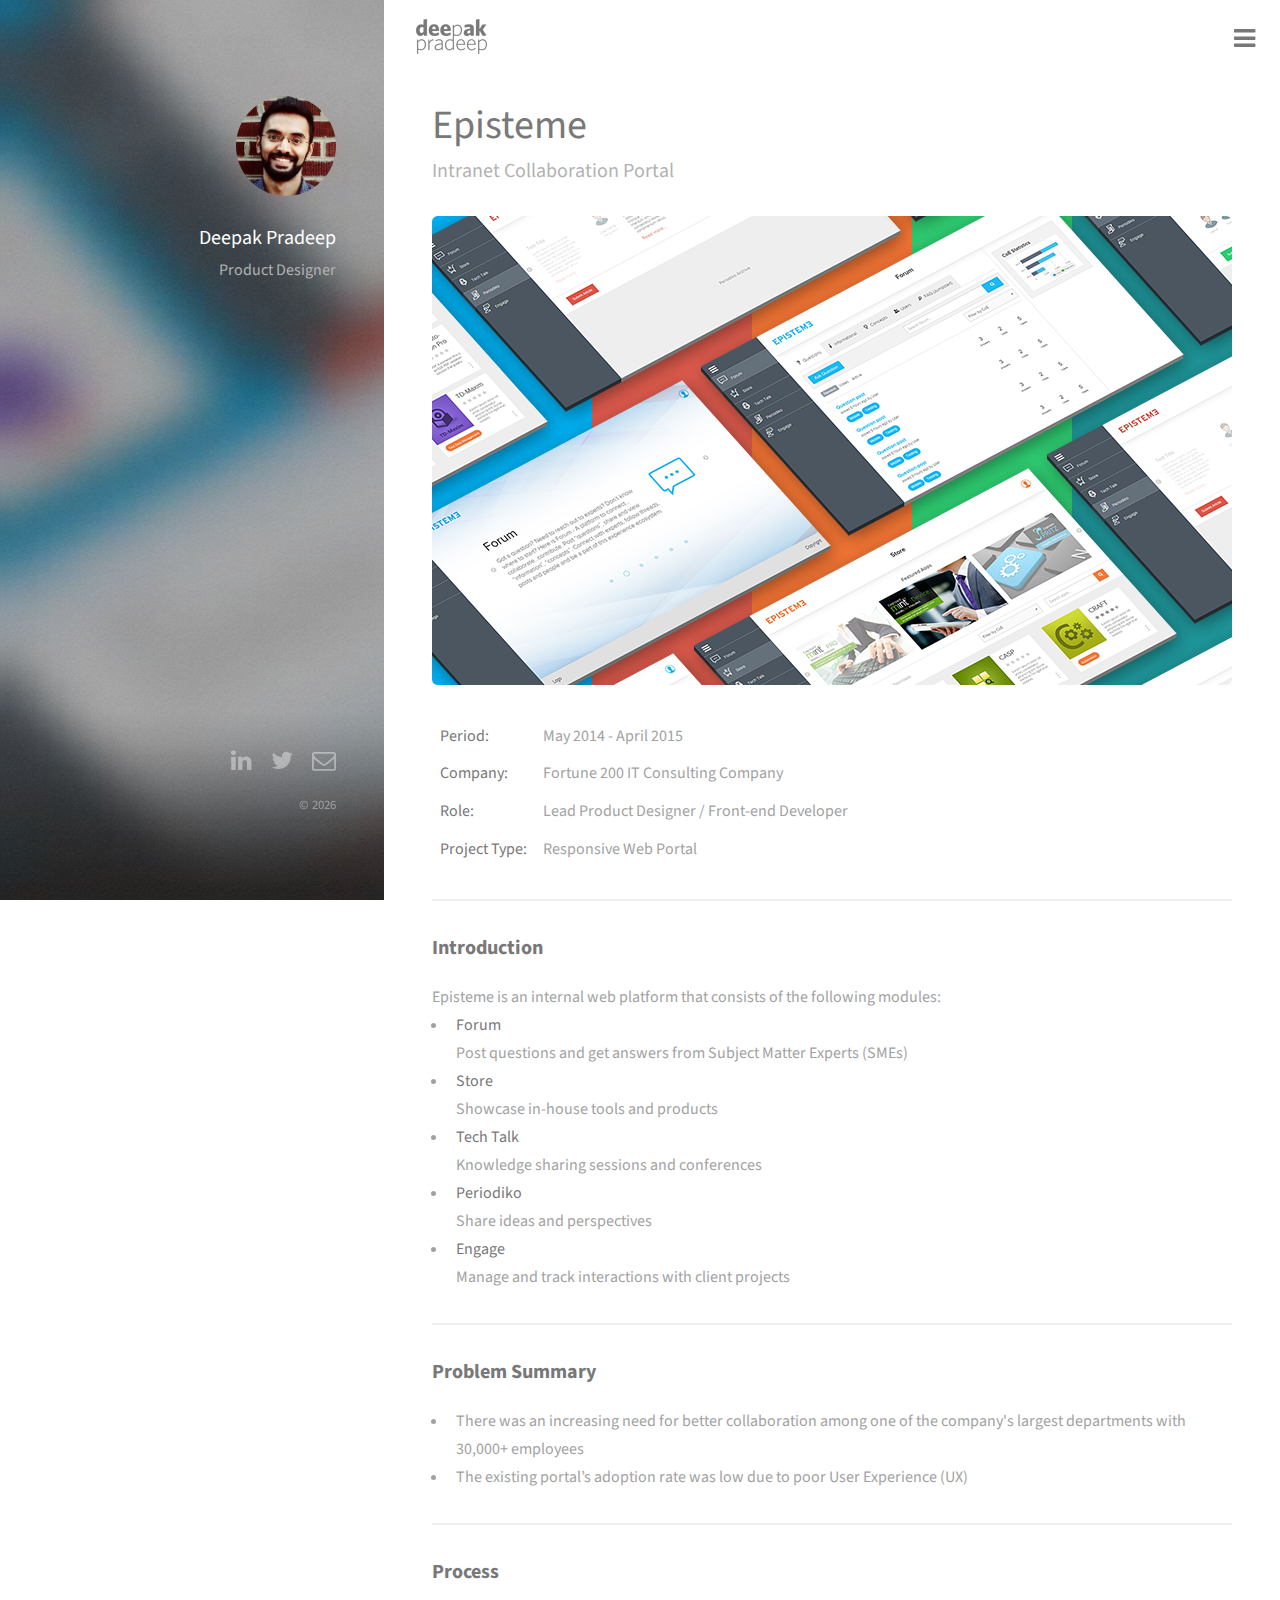
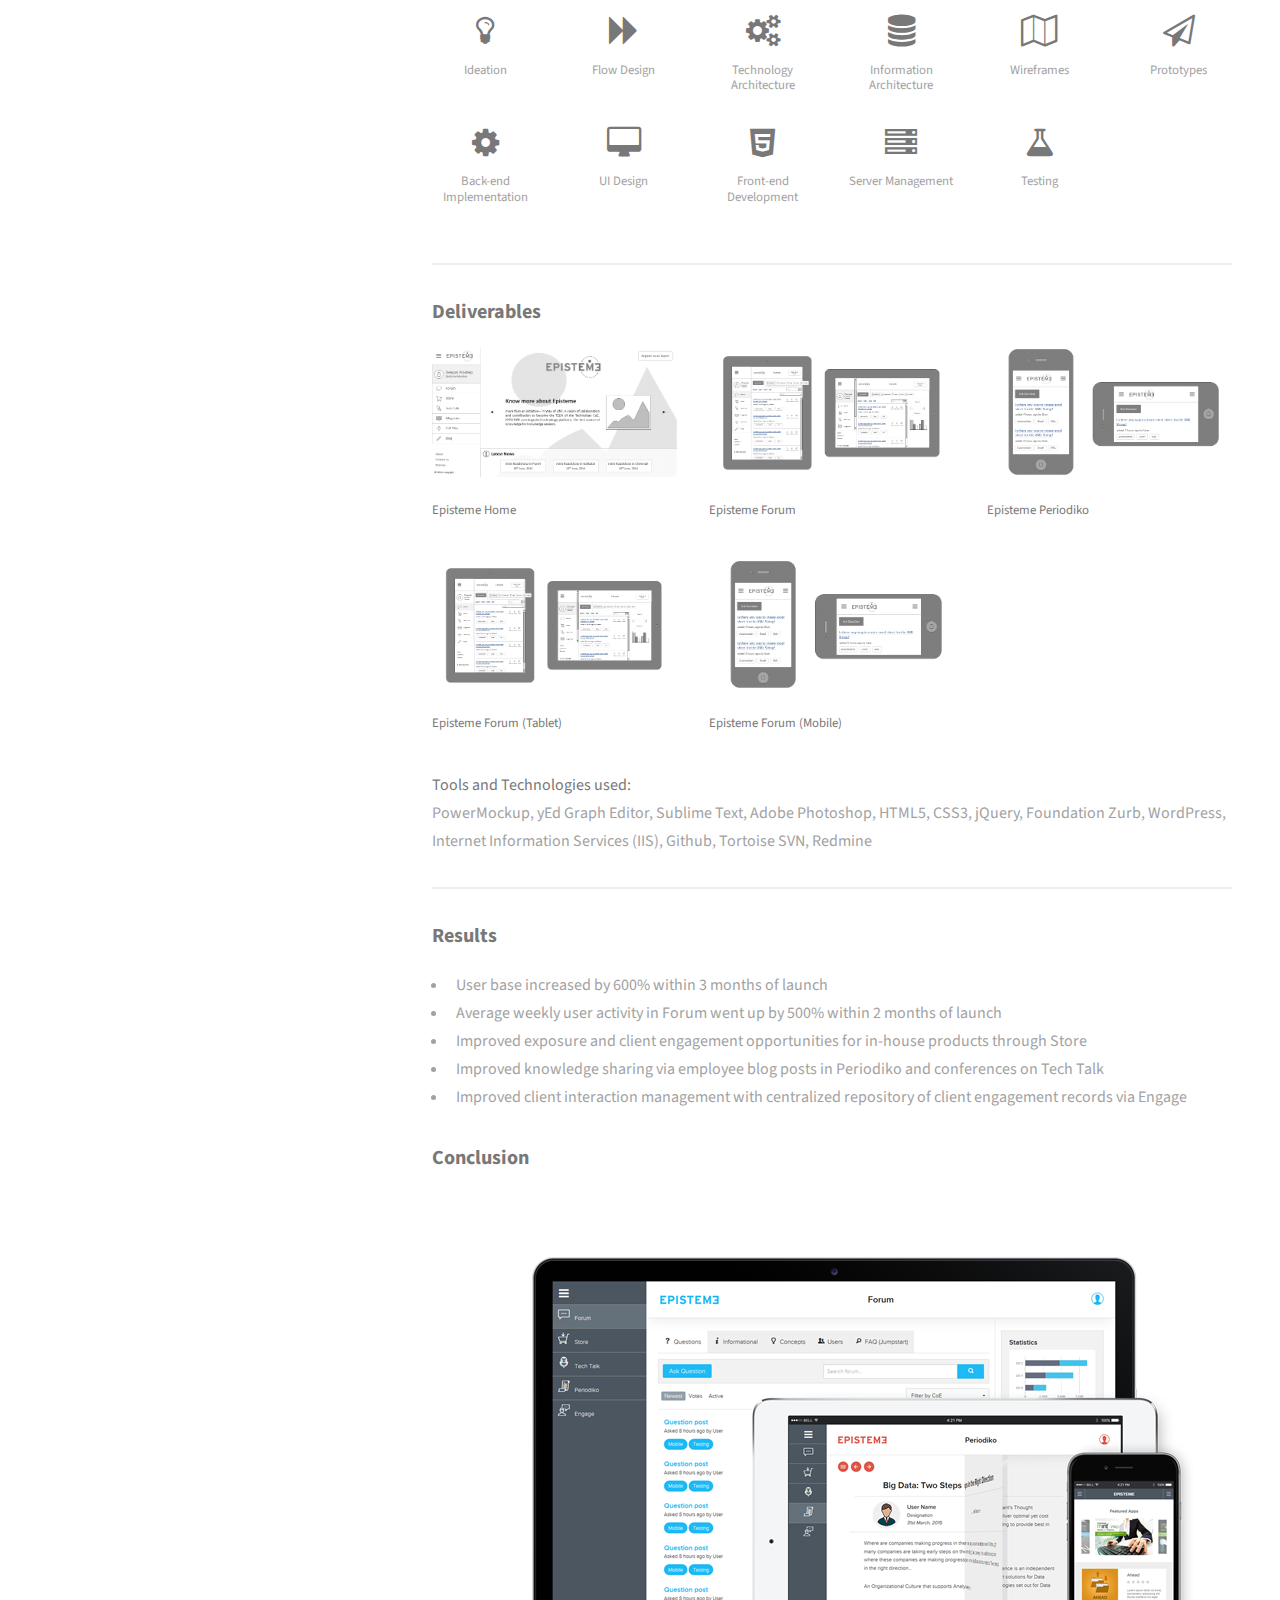
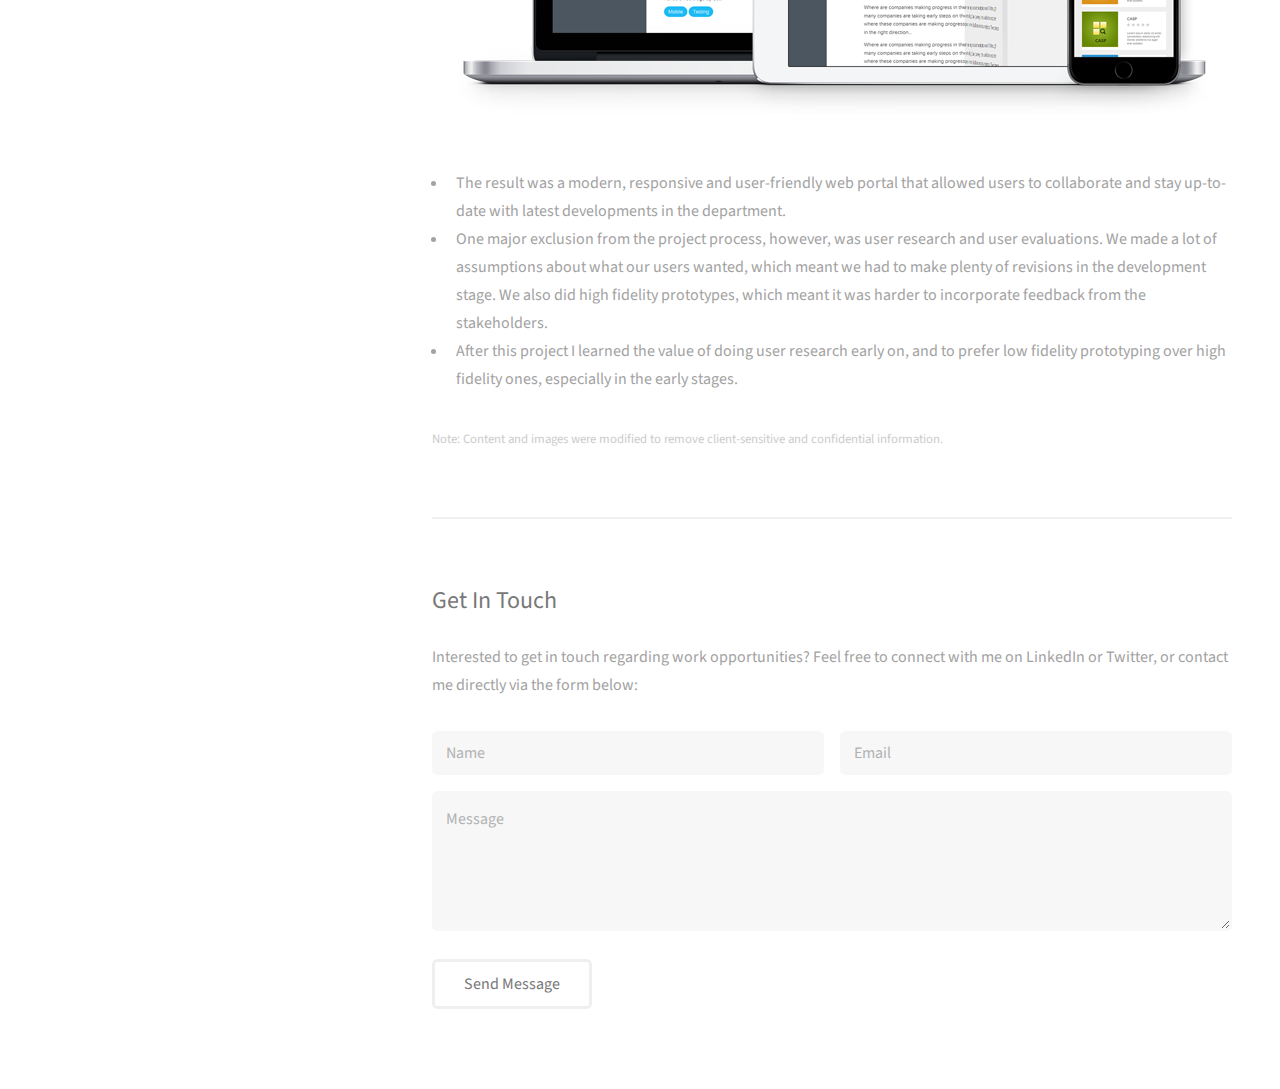
<file: episteme.html>
<!DOCTYPE HTML>
<html>
	<head>
		<title>Deepak Pradeep | Product Designer in Chicago</title>
		<meta charset="utf-8" />
		<meta name="viewport" content="width=device-width, initial-scale=1" />
		<meta name="description" content="Portfolio Website" />
		<meta property="og:title" content="Deepak Pradeep" />
		<meta property="og:description" content="Product Designer in Chicago" />
		<meta property="og:image" content="/images/deepak.jpg" />
		<link rel="shortcut icon" type="image/png" href="images/deepak.png"/>
		<!--[if lte IE 8]><script src="assets/js/ie/html5shiv.js"></script><![endif]-->
		<link rel="stylesheet" href="assets/css/main.css" />
		<link rel="stylesheet" href="assets/css/custom.css" />
		<!--[if lte IE 8]><link rel="stylesheet" href="assets/css/ie8.css" /><![endif]-->
	</head>
	<body id="top">

		<!-- Header -->
			<header id="headerProject" class="episteme-header">
				<a href="index.html" class="image avatar"><img src="images/deepak.jpg" alt="" /></a>
				<h1><strong>Deepak Pradeep</strong></h1>
				<p>Product Designer</p>
			</header>

		<!-- Main -->
			<div id='nav-menu2' class="nav-border-bottom">
				<a href="index.html" class="nav-menu-home"><img src="images/deepak-logo.png" alt="Deepak Pradeep" /></a>
				<input type="checkbox" id="op2"></input>
				<div class="overlay-menu-icon">
					<label for="op2"><span class="icon fa-navicon"></span></label>
				</div>
				<div class="overlay overlay-hugeinc">
					<label for="op2"><span class="icon fa-close"></span></label>
					<nav>
						<ul>
							<li><a href="index.html">Home</a></li>
							<li><a href="about.html">About</a></li>
							<li><a href="projects.html">Projects</a></li>
							<li><a href="contact.html">Contact</a></li>
						</ul>
					</nav>
				</div>
			</div>
			<div id="nav-menu">
				<a href="index.html" class="nav-menu-home"><img src="images/deepak-logo.png" alt="Deepak Pradeep" /></a>
				<input type="checkbox" id="op"></input>
				<div class="overlay-menu-icon">
					<label for="op"><span class="icon fa-navicon"></span></label>
				</div>
				<div class="overlay overlay-hugeinc">
				<label for="op"><span class="icon fa-close"></span></label>
				<nav>
					<ul>
						<li><a href="index.html">Home</a></li>
						<li><a href="about.html">About</a></li>
						<li><a href="projects.html">Projects</a></li>
						<li><a href="contact.html">Contact</a></li>
					</ul>
				</nav>
			</div>
			</div>

			<a href="mint.html"><span class="icon fa-chevron-right projectNavArrow project-nav-right" title="Next project (Mint)"></span></a>
			<div id="project">

				<!-- One -->
					<section id="one">
						<header class="work">
							<h2>Episteme</h2>
							<p>Intranet Collaboration Portal</p>
						</header>
						<img class="image fit" src="images/projects/episteme/episteme.png">
						<div class="row">
							<div class="table-wrapper project-table">
								<table>
									<tbody>
										<tr>
											<td><strong>Period: </strong></td>
											<td>May 2014 - April 2015</td>
										</tr>
										<tr>
											<td><strong>Company: </strong></td>
											<td>Fortune 200 IT Consulting Company</td>
										</tr>
										<tr>
											<td><strong>Role: </strong></td>
											<td>Lead Product Designer / Front-end Developer</td>
										</tr>
										<tr>
											<td><strong>Project Type: </strong></td>
											<td>Responsive Web Portal</td>
										</tr>
									</tbody>
								</table>
							</div>
						</div>

						<hr>

						<h3>Introduction</h3>
						Episteme is an internal web platform that consists of the following modules:
						<ul>
							<li><b>Forum</b><br>Post questions and get answers from Subject Matter Experts (SMEs)</li>
							<li><b>Store</b><br>Showcase in-house tools and products</li>
							<li><b>Tech Talk</b><br>Knowledge sharing sessions and conferences</li>
							<li><b>Periodiko</b><br>Share ideas and perspectives</li>
							<li><b>Engage</b><br>Manage and track interactions with client projects</li>
						</ul>
						<hr>

						<h3>Problem Summary</h3>
						<ul>
							<li>There was an increasing need for better collaboration among one of the company's largest departments with 30,000+ employees</li>
							<li>The existing portal’s adoption rate was low due to poor User Experience (UX)</li>
						</ul>
						<hr>

						<h3>Process</h3>
						<div class="row work-process">
							<div class="2u 4u(small) align-center">
								<h2 class="icon fa-lightbulb-o"></h2>
								<p>Ideation</p>
							</div>
							<div class="2u 4u(small) align-center">
								<h2 class="icon fa-forward"></h2>
								<p>Flow Design</p>
							</div>
							<div class="2u 4u(small) align-center">
								<h2 class="icon fa-gears"></h2>
								<p>Technology Architecture</p>
							</div>
							<div class="2u 4u(small) align-center">
								<h2 class="icon fa-database"></h2>
								<p>Information Architecture</p>
							</div>
							<div class="2u 4u(small) align-center">
								<h2 class="icon fa-map-o"></h2>
								<p>Wireframes</p>
							</div>
							<div class="2u 4u(small) align-center">
								<h2 class="icon fa-paper-plane-o"></h2>
								<p>Prototypes</p>
							</div>
						</div>
						<div class="row work-process">
							<div class="2u 4u(small) align-center">
								<h2 class="icon fa-gear"></h2>
								<p>Back-end Implementation</p>
							</div>
							<div class="2u 4u(small) align-center">
								<h2 class="icon fa-desktop"></h2>
								<p>UI Design</p>
							</div>
							<div class="2u 4u(small) align-center">
								<h2 class="icon fa-html5"></h2>
								<p>Front-end Development</p>
							</div>
							<div class="2u 4u(small) align-center">
								<h2 class="icon fa-server"></h2>
								<p>Server Management</p>
							</div>
							<div class="2u 4u(small) align-center">
								<h2 class="icon fa-flask"></h2>
								<p>Testing</p>
							</div>
						</div>
						<hr>

						<h3>Deliverables</h3>
						<section id="two">
							<div class="row">
								<article class="4u 12u$(xsmall) work-item-project">
									<a href="images/projects/episteme/episteme-wireframe-1.png" class="image fit thumb"><img src="images/projects/episteme/episteme-wireframe-1.png" alt="Episteme Home" /></a>
									<h3>Episteme Home</h3>
								</article>
								<article class="4u 12u$(xsmall) work-item-project">
									<a href="images/projects/episteme/episteme-wireframe-2.png" class="image fit thumb"><img src="images/projects/episteme/episteme-wireframe-2.png" alt="Episteme Forum" /></a>
									<h3>Episteme Forum</h3>
								</article>
								<article class="4u$ 12u$(xsmall) work-item-project">
									<a href="images/projects/episteme/episteme-wireframe-3.png" class="image fit thumb"><img src="images/projects/episteme/episteme-wireframe-3.png" alt="Episteme Periodiko" /></a>
									<h3>Episteme Periodiko</h3>
								</article>
								<article class="4u 12u$(xsmall) work-item-project">
									<a href="images/projects/episteme/episteme-wireframe-4.png" class="image fit thumb"><img src="images/projects/episteme/episteme-wireframe-4.png" alt="Episteme Forum (Tablet)" /></a>
									<h3>Episteme Forum (Tablet)</h3>
								</article>
								<article class="4u$ 12u$(xsmall) work-item-project">
									<a href="images/projects/episteme/episteme-wireframe-5.png" class="image fit thumb"><img src="images/projects/episteme/episteme-wireframe-5.png" alt="Episteme Forum (Mobile)" /></a>
									<h3>Episteme Forum (Mobile)</h3>
								</article>
							</div>
						</section>

						<p><b>Tools and Technologies used:</b><br>
						PowerMockup, yEd Graph Editor, Sublime Text, Adobe Photoshop, HTML5, CSS3, jQuery, Foundation Zurb, WordPress, Internet Information Services (IIS), Github, Tortoise SVN, Redmine</p>
						<hr>

						<h3>Results</h3>
						<ul>
							<li>User base increased by 600% within 3 months of launch</li>
							<li>Average weekly user activity in Forum went up by 500% within 2 months of launch</li>
							<li>Improved exposure and client engagement opportunities for in-house products through Store</li>
							<li>Improved knowledge sharing via employee blog posts in Periodiko and conferences on Tech Talk</li>
							<li>Improved client interaction management with centralized repository of client engagement records via Engage</li>
						</ul>

						<h3>Conclusion</h3>
						<img src="images/projects/episteme/episteme-responsive.png" alt="Episteme Responsive Showcase" class="image fit">
						<ul>
							<li>The result was a modern, responsive and user-friendly web portal that allowed users to collaborate and stay up-to-date with latest developments in the department.
							<li>One major exclusion from the project process, however, was user research and user evaluations. We made a lot of assumptions about what our users wanted, which meant we had to make plenty of revisions in the development stage. We also did high fidelity prototypes, which meant it was harder to incorporate feedback from the stakeholders.</li>
							<li>After this project I learned the value of doing user research early on, and to prefer low fidelity prototyping over high fidelity ones, especially in the early stages.</li>
						</ul>
						</p>
						<p class="footnote">Note: Content and images were modified to remove client-sensitive and confidential information.</p>
					</section>

				<!-- Three -->
					<section id="three">
						<h2>Get In Touch</h2>
						<p>Interested to get in touch regarding work opportunities? Feel free to connect with me on LinkedIn or Twitter, or contact me directly via the form below:</p>
						<div class="row">
							<div class="12u 12u$(small)">
								<form method="post" action="//formspree.io/dpac90@gmail.com">
									<div class="row uniform 50%">
										<div class="6u 12u$(xsmall)"><input type="text" required name="name" id="name" placeholder="Name" /></div>
										<div class="6u$ 12u$(xsmall)"><input type="email" required name="email" id="email" placeholder="Email" /></div>
										<div class="12u$"><textarea name="message" required id="message" placeholder="Message" rows="4"></textarea></div>
									</div>
									<br />
									<ul class="actions">
										<li><input type="submit" value="Send Message" /></li>
									</ul>
								</form>
							</div>
						</div>
					</section>

			</div>

		<!-- Footer -->
			<footer id="footer">
				<ul class="icons">
					<li><a href="https://www.linkedin.com/in/dpac90" target="_blank" class="icon fa-linkedin"><span class="label">LinkedIn</span></a></li>
					<li><a href="https://twitter.com/dpac90" target="_blank" class="icon fa-twitter"><span class="label">Twitter</span></a></li>
					<li><a href="mailto:dpac90@gmail.com" class="icon fa-envelope-o"><span class="label">Email</span></a></li>
				</ul>
				<ul class="copyright">
					<li>&copy; <script type="text/javascript">document.write(new Date().getFullYear());</script></li>
				</ul>
			</footer>

		<!-- Scripts -->
			<script src="assets/js/jquery.min.js"></script>
			<script src="assets/js/jquery.poptrox.min.js"></script>
			<script src="assets/js/skel.min.js"></script>
			<script src="assets/js/util.js"></script>
			<!--[if lte IE 8]><script src="assets/js/ie/respond.min.js"></script><![endif]-->
			<script src="assets/js/main.js"></script>

			<script>
				$(document).scroll(function() { //Show the top menu with shadow after scrolling down 50px
				  var y = $(this).scrollTop();
				  if (y > 10) {
				    $('#nav-menu').fadeIn();
				  } else {
				    $('#nav-menu').fadeOut();
				  }
				});
			</script>

			<script type="text/javascript">
				var timeOut;
				function scrollToTop() {
					if (document.body.scrollTop!=0 || document.documentElement.scrollTop!=0){
						window.scrollBy(0,-50);
						timeOut=setTimeout('scrollToTop()',10);
					}
					else clearTimeout(timeOut);
				}
			</script>

			<!-- Google Analytics Tracking Script -->
			<script>
				(function(i,s,o,g,r,a,m){i['GoogleAnalyticsObject']=r;i[r]=i[r]||function(){
					(i[r].q=i[r].q||[]).push(arguments)},i[r].l=1*new Date();a=s.createElement(o),
					m=s.getElementsByTagName(o)[0];a.async=1;a.src=g;m.parentNode.insertBefore(a,m)
				})(window,document,'script','//www.google-analytics.com/analytics.js','ga');

				ga('create', 'UA-74353363-1', 'auto');
				ga('send', 'pageview');

			</script>

	</body>
</html>
</file>
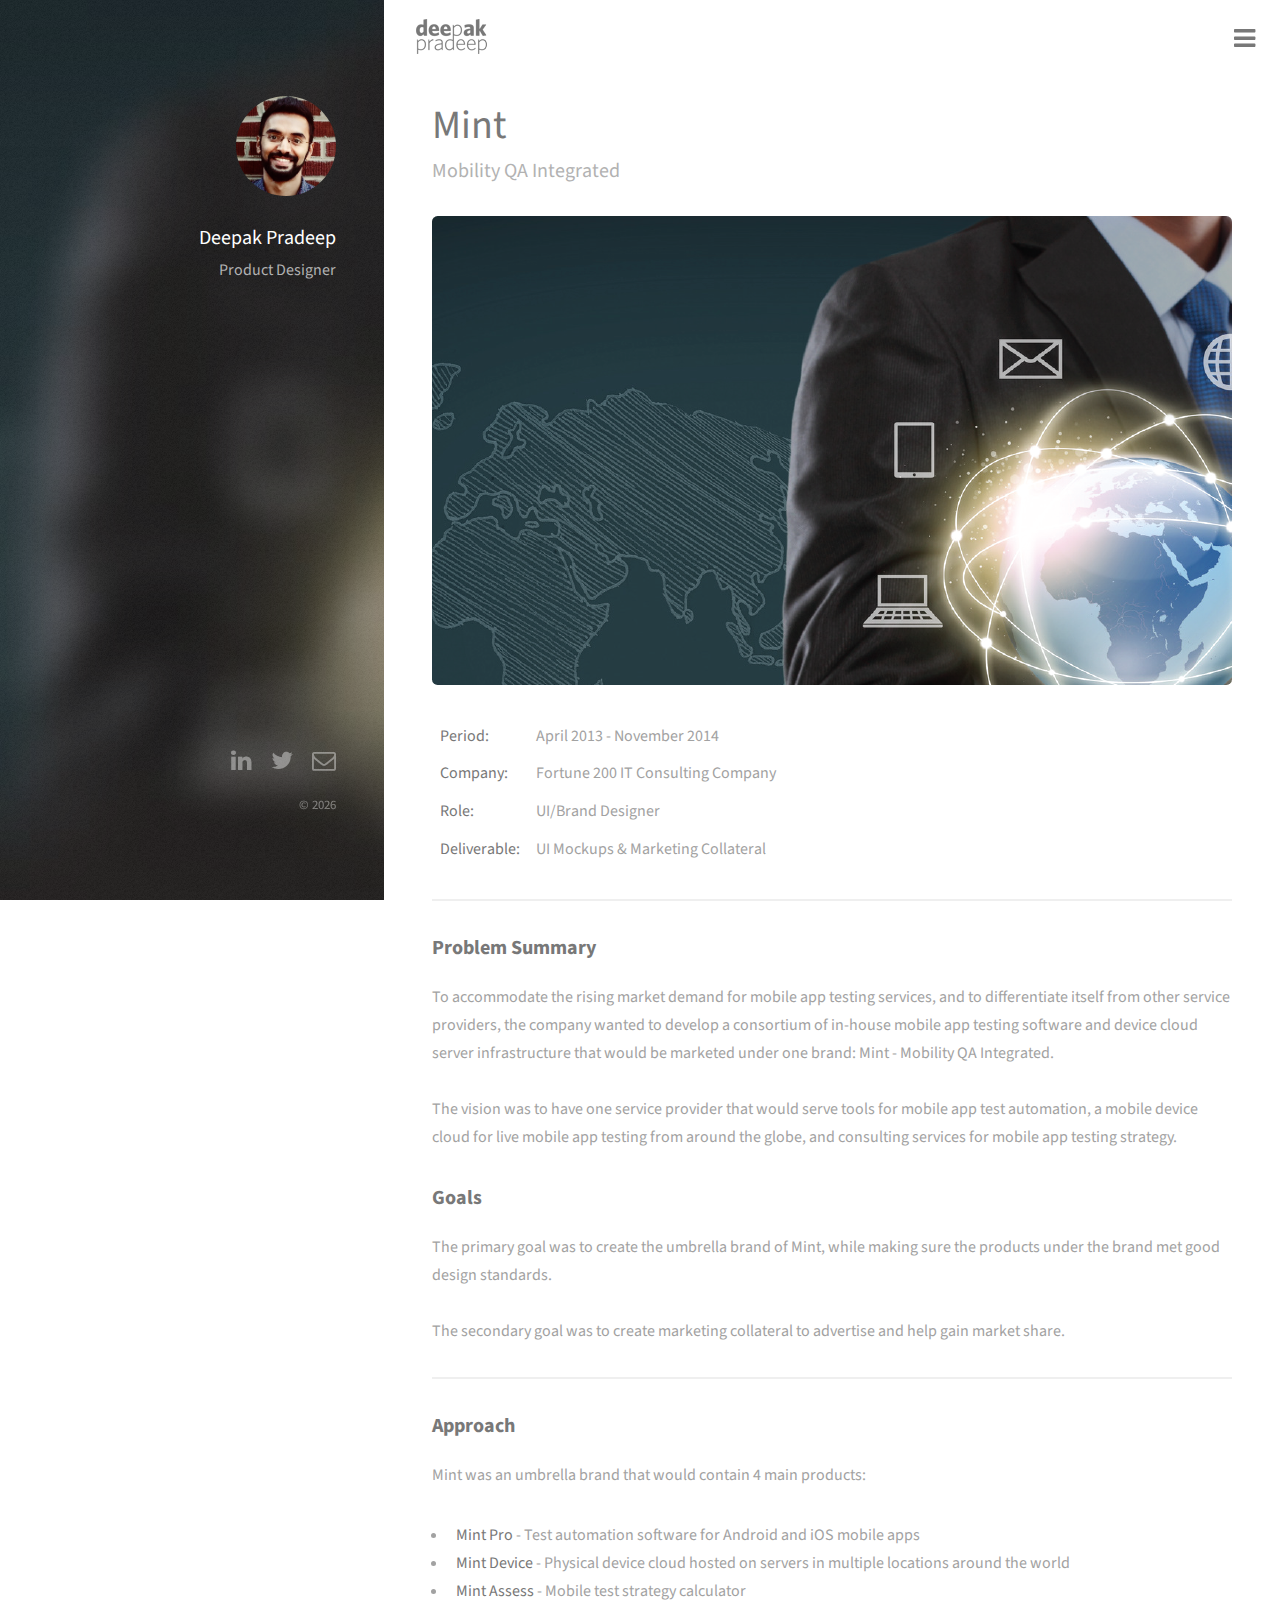
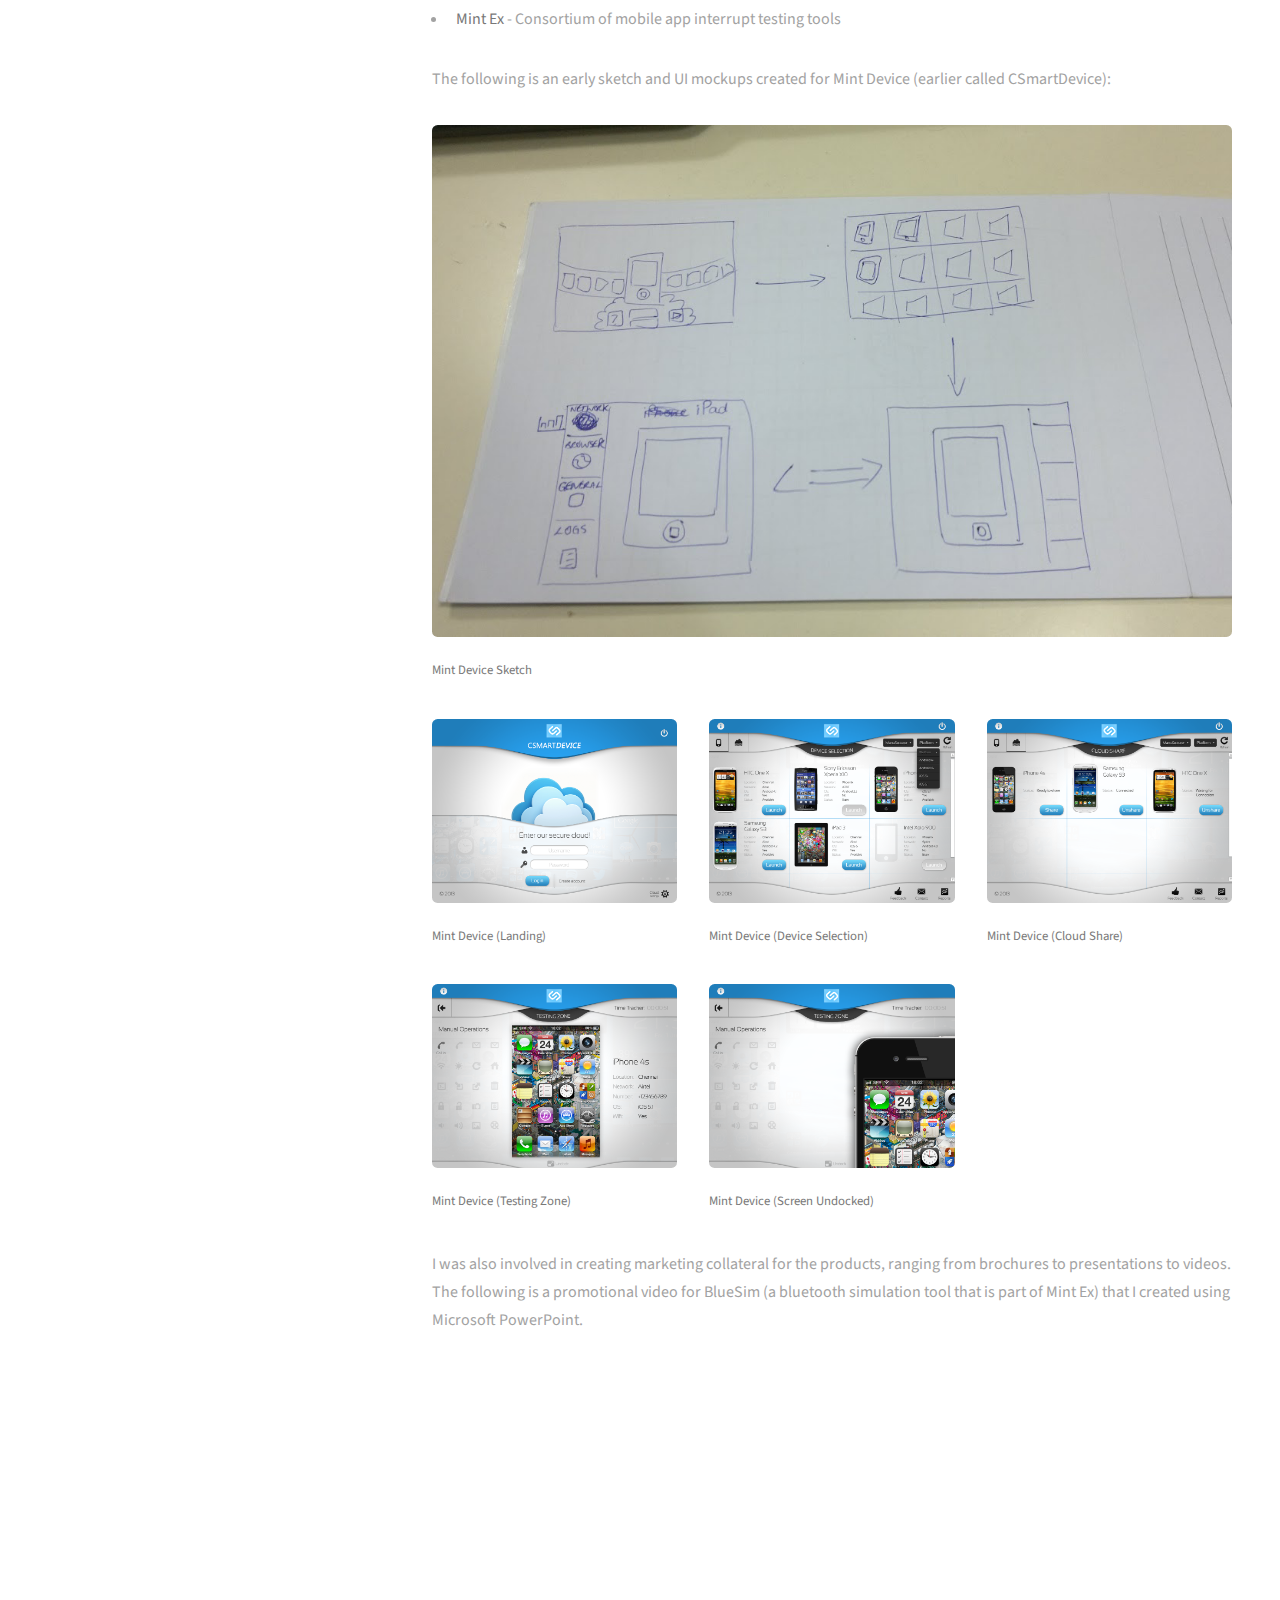
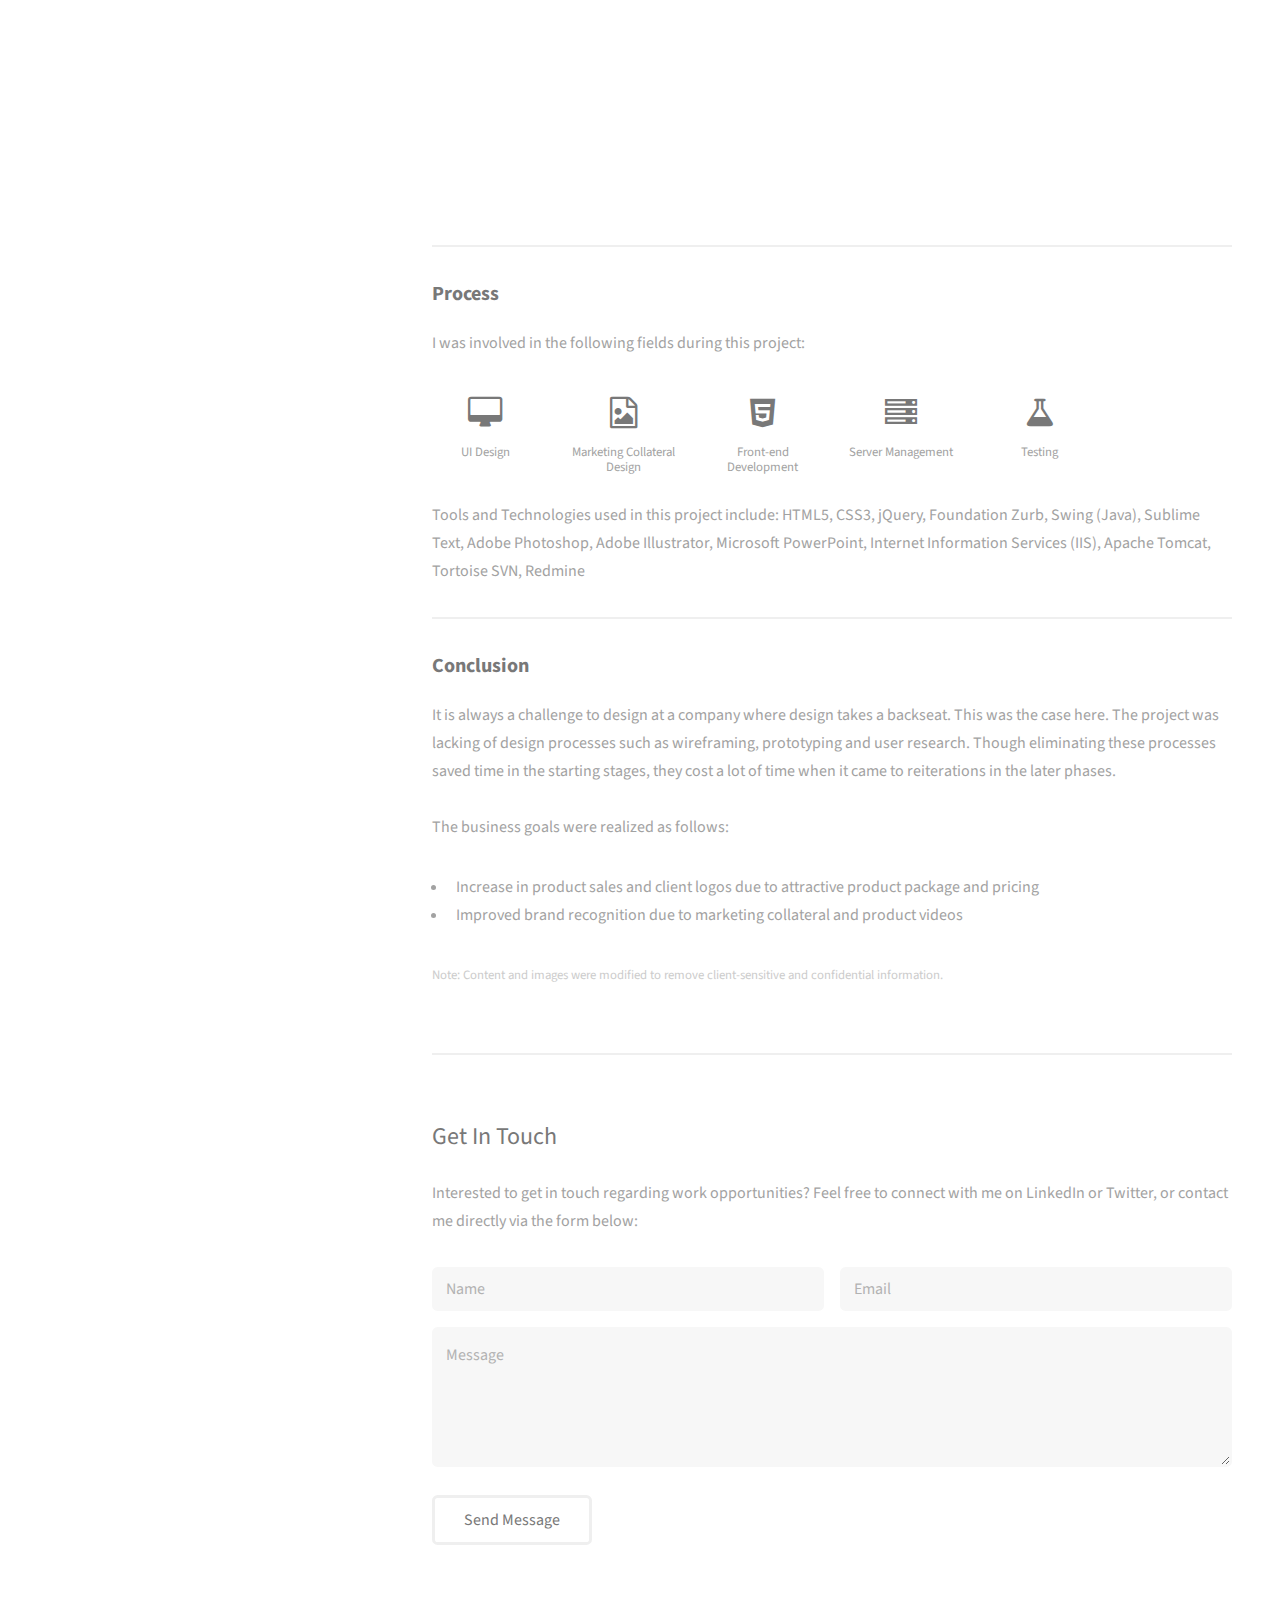
<file: mint.html>
<!DOCTYPE HTML>
<html>
	<head>
		<title>Deepak Pradeep | Product Designer in Chicago</title>
		<meta charset="utf-8" />
		<meta name="viewport" content="width=device-width, initial-scale=1" />
		<meta name="description" content="Portfolio Website" />
		<meta property="og:title" content="Deepak Pradeep" />
		<meta property="og:description" content="Product Designer in Chicago" />
		<meta property="og:image" content="/images/deepak.jpg" />
		<link rel="shortcut icon" type="image/png" href="images/deepak.png"/>
		<!--[if lte IE 8]><script src="assets/js/ie/html5shiv.js"></script><![endif]-->
		<link rel="stylesheet" href="assets/css/main.css" />
		<link rel="stylesheet" href="assets/css/custom.css" />
		<!--[if lte IE 8]><link rel="stylesheet" href="assets/css/ie8.css" /><![endif]-->
	</head>
	<body id="top">

		<!-- Header -->
			<header id="headerProject" class="mint-header">
				<a href="index.html" class="image avatar"><img src="images/deepak.jpg" alt="" /></a>
				<h1><strong>Deepak Pradeep</strong></h1>
				<p>Product Designer</p>
			</header>

		<!-- Main -->
			<div id='nav-menu2' class="nav-border-bottom">
				<a href="index.html" class="nav-menu-home"><img src="images/deepak-logo.png" alt="Deepak Pradeep" /></a>
				<input type="checkbox" id="op2"></input>
				<div class="overlay-menu-icon">
					<label for="op2"><span class="icon fa-navicon"></span></label>
				</div>
				<div class="overlay overlay-hugeinc">
					<label for="op2"><span class="icon fa-close"></span></label>
					<nav>
						<ul>
							<li><a href="index.html">Home</a></li>
							<li><a href="about.html">About</a></li>
							<li><a href="projects.html">Projects</a></li>
							<li><a href="contact.html">Contact</a></li>
						</ul>
					</nav>
				</div>
			</div>
			<div id="nav-menu">
				<a href="index.html" class="nav-menu-home"><img src="images/deepak-logo.png" alt="Deepak Pradeep" /></a>
				<input type="checkbox" id="op"></input>
				<div class="overlay-menu-icon">
					<label for="op"><span class="icon fa-navicon"></span></label>
				</div>
				<div class="overlay overlay-hugeinc">
				<label for="op"><span class="icon fa-close"></span></label>
				<nav>
					<ul>
						<li><a href="index.html">Home</a></li>
						<li><a href="about.html">About</a></li>
						<li><a href="projects.html">Projects</a></li>
						<li><a href="contact.html">Contact</a></li>
					</ul>
				</nav>
			</div>
			</div>
			
			<a href="episteme.html"><span class="icon fa-chevron-left projectNavArrow project-nav-left" title="Previous project (Episteme)"></span></a>
			<div id="project">

				<!-- One -->
					<section id="one">
						<header class="work">
							<h2>Mint</h2>
							<p>Mobility QA Integrated</p>
						</header>
						<img class="image fit" src="images/projects/mint/mint.png">
						<div class="row">
							<div class="table-wrapper project-table">
								<table>
									<tbody>
										<tr>
											<td><strong>Period: </strong></td>
											<td>April 2013 - November 2014</td>
										</tr>
										<tr>
											<td><strong>Company: </strong></td>
											<td>Fortune 200 IT Consulting Company</td>
										</tr>
										<tr>
											<td><strong>Role: </strong></td>
											<td>UI/Brand Designer</td>
										</tr>
										<tr>
											<td><strong>Deliverable: </strong></td>
											<td>UI Mockups & Marketing Collateral</td>
										</tr>
									</tbody>
								</table>
							</div>
						</div>

						<hr>

						<h3>Problem Summary</h3>
						<p>To accommodate the rising market demand for mobile app testing services, and to differentiate itself from other service providers, the company wanted to develop a consortium of in-house mobile app testing software and device cloud server infrastructure that would be marketed under one brand: Mint - Mobility QA Integrated.
						<br><br>

						The vision was to have one service provider that would serve tools for mobile app test automation, a mobile device cloud for live mobile app testing from around the globe, and consulting services for mobile app testing strategy.

						<h3>Goals</h3>
						<p>The primary goal was to create the umbrella brand of Mint, while making sure the products under the brand met good design standards.
						<br><br>
						The secondary goal was to create marketing collateral to advertise and help gain market share.</p>
						<hr>

						<h3>Approach</h3>
						<p>Mint was an umbrella brand that would contain 4 main products:
						<ul>
							<li><strong>Mint Pro</strong> - Test automation software for Android and iOS mobile apps</li>
							<li><strong>Mint Device</strong> - Physical device cloud hosted on servers in multiple locations around the world</li>
							<li><strong>Mint Assess</strong> - Mobile test strategy calculator</li>
							<li><strong>Mint Ex</strong> - Consortium of mobile app interrupt testing tools</li>
						</ul>
						</p>
						
						<p>The following is an early sketch and UI mockups created for Mint Device (earlier called CSmartDevice):</p>

						<section id="two">
							<div class="row">
								<article class="12u$ work-item-project">
									<a href="images/projects/mint/mint-device-sketch.png" class="image fit thumb"><img src="images/projects/mint/mint-device-sketch.png" alt="Mint Device Sketch" /></a>
									<h3>Mint Device Sketch</h3>
								</article>
							</div>
							<div class="row">
								<article class="4u 12u$(xsmall) work-item-project">
									<a href="images/projects/mint/mint-device-1.png" class="image fit thumb"><img src="images/projects/mint/mint-device-1.png" alt="Mint Device (Landing)" /></a>
									<h3>Mint Device (Landing)</h3>
								</article>
								<article class="4u 12u$(xsmall) work-item-project">
									<a href="images/projects/mint/mint-device-2.png" class="image fit thumb"><img src="images/projects/mint/mint-device-2.png" alt="Mint Device (Device Selection)" /></a>
									<h3>Mint Device (Device Selection)</h3>
								</article>
								<article class="4u$ 12u$(xsmall) work-item-project">
									<a href="images/projects/mint/mint-device-3.png" class="image fit thumb"><img src="images/projects/mint/mint-device-3.png" alt="Mint Device (Cloud Share)" /></a>
									<h3>Mint Device (Cloud Share)</h3>
								</article>
								<article class="4u 12u$(xsmall) work-item-project">
									<a href="images/projects/mint/mint-device-4.png" class="image fit thumb"><img src="images/projects/mint/mint-device-4.png" alt="Mint Device (Testing Zone)" /></a>
									<h3>Mint Device (Testing Zone)</h3>
								</article>
								<article class="4u$ 12u$(xsmall) work-item-project">
									<a href="images/projects/mint/mint-device-5.png" class="image fit thumb"><img src="images/projects/mint/mint-device-5.png" alt="Mint Device (Screen Undocked)" /></a>
									<h3>Mint Device (Screen Undocked)</h3>
								</article>
							</div>
						</section>

						<p>I was also involved in creating marketing collateral for the products, ranging from brochures to presentations to videos. The following is a promotional video for BlueSim (a bluetooth simulation tool that is part of Mint Ex) that I created using Microsoft PowerPoint.</p>

						<div class="video-embed">
							<iframe width="560" height="349" src="https://www.youtube.com/embed/YxdfSUC6yq8?rel=0" frameborder="0" allowfullscreen></iframe>
						</div>
						<hr>

						<h3>Process</h3>
						<p>I was involved in the following fields during this project:
						<div class="row work-process">
							<div class="2u 4u(small) align-center">
								<h2 class="icon fa-desktop"></h2>
								<p>UI Design</p>
							</div>
							<div class="2u 4u(small) align-center">
								<h2 class="icon fa-file-picture-o"></h2>
								<p>Marketing Collateral Design</p>
							</div>
							<div class="2u 4u(small) align-center">
								<h2 class="icon fa-html5"></h2>
								<p>Front-end Development</p>
							</div>
							<div class="2u 4u(small) align-center">
								<h2 class="icon fa-server"></h2>
								<p>Server Management</p>
							</div>
							<div class="2u 4u(small) align-center">
								<h2 class="icon fa-flask"></h2>
								<p>Testing</p>
							</div>
						</div>

						<p>Tools and Technologies used in this project include:
						HTML5, CSS3, jQuery, Foundation Zurb, Swing (Java), Sublime Text, Adobe Photoshop, Adobe Illustrator, Microsoft PowerPoint, Internet Information Services (IIS), Apache Tomcat, Tortoise SVN, Redmine</p>
						<hr>

						<h3>Conclusion</h3>
						<p>It is always a challenge to design at a company where design takes a backseat. This was the case here. The project was lacking of design processes such as wireframing, prototyping and user research. Though eliminating these processes saved time in the starting stages, they cost a lot of time when it came to reiterations in the later phases.<br><br>
						The business goals were realized as follows:
						<ul>
							<li>Increase in product sales and client logos due to attractive product package and pricing
							<li>Improved brand recognition due to marketing collateral and product videos</li>
						</ul>
						</p>
						<p class="footnote">Note: Content and images were modified to remove client-sensitive and confidential information.</p>
					</section>

				<!-- Three -->
					<section id="three">
						<h2>Get In Touch</h2>
						<p>Interested to get in touch regarding work opportunities? Feel free to connect with me on LinkedIn or Twitter, or contact me directly via the form below:</p>
						<div class="row">
							<div class="12u 12u$(small)">
								<form method="post" action="//formspree.io/dpac90@gmail.com">
									<div class="row uniform 50%">
										<div class="6u 12u$(xsmall)"><input type="text" required name="name" id="name" placeholder="Name" /></div>
										<div class="6u$ 12u$(xsmall)"><input type="email" required name="email" id="email" placeholder="Email" /></div>
										<div class="12u$"><textarea name="message" required id="message" placeholder="Message" rows="4"></textarea></div>
									</div>
									<br />
									<ul class="actions">
										<li><input type="submit" value="Send Message" /></li>
									</ul>
								</form>
							</div>
						</div>
					</section>

			</div>

		<!-- Footer -->
			<footer id="footer">
				<ul class="icons">
					<li><a href="https://www.linkedin.com/in/dpac90" target="_blank" class="icon fa-linkedin"><span class="label">LinkedIn</span></a></li>
					<li><a href="https://twitter.com/dpac90" target="_blank" class="icon fa-twitter"><span class="label">Twitter</span></a></li>
					<li><a href="mailto:dpac90@gmail.com" class="icon fa-envelope-o"><span class="label">Email</span></a></li>
				</ul>
				<ul class="copyright">
					<li>&copy; <script type="text/javascript">document.write(new Date().getFullYear());</script></li>
				</ul>
			</footer>

		<!-- Scripts -->
			<script src="assets/js/jquery.min.js"></script>
			<script src="assets/js/jquery.poptrox.min.js"></script>
			<script src="assets/js/skel.min.js"></script>
			<script src="assets/js/util.js"></script>
			<!--[if lte IE 8]><script src="assets/js/ie/respond.min.js"></script><![endif]-->
			<script src="assets/js/main.js"></script>

			<script>
				$(document).scroll(function() { //Show the top menu with shadow after scrolling down 50px
				  var y = $(this).scrollTop();
				  if (y > 10) {
				    $('#nav-menu').fadeIn();
				  } else {
				    $('#nav-menu').fadeOut();
				  }
				});
			</script>

			<script type="text/javascript">
				var timeOut;
				function scrollToTop() {
					if (document.body.scrollTop!=0 || document.documentElement.scrollTop!=0){
						window.scrollBy(0,-50);
						timeOut=setTimeout('scrollToTop()',10);
					}
					else clearTimeout(timeOut);
				}
			</script>

			<!-- Google Analytics Tracking Script -->
			<script>
				(function(i,s,o,g,r,a,m){i['GoogleAnalyticsObject']=r;i[r]=i[r]||function(){
					(i[r].q=i[r].q||[]).push(arguments)},i[r].l=1*new Date();a=s.createElement(o),
					m=s.getElementsByTagName(o)[0];a.async=1;a.src=g;m.parentNode.insertBefore(a,m)
				})(window,document,'script','//www.google-analytics.com/analytics.js','ga');

				ga('create', 'UA-74353363-1', 'auto');
				ga('send', 'pageview');

			</script>

	</body>
</html>
</file>
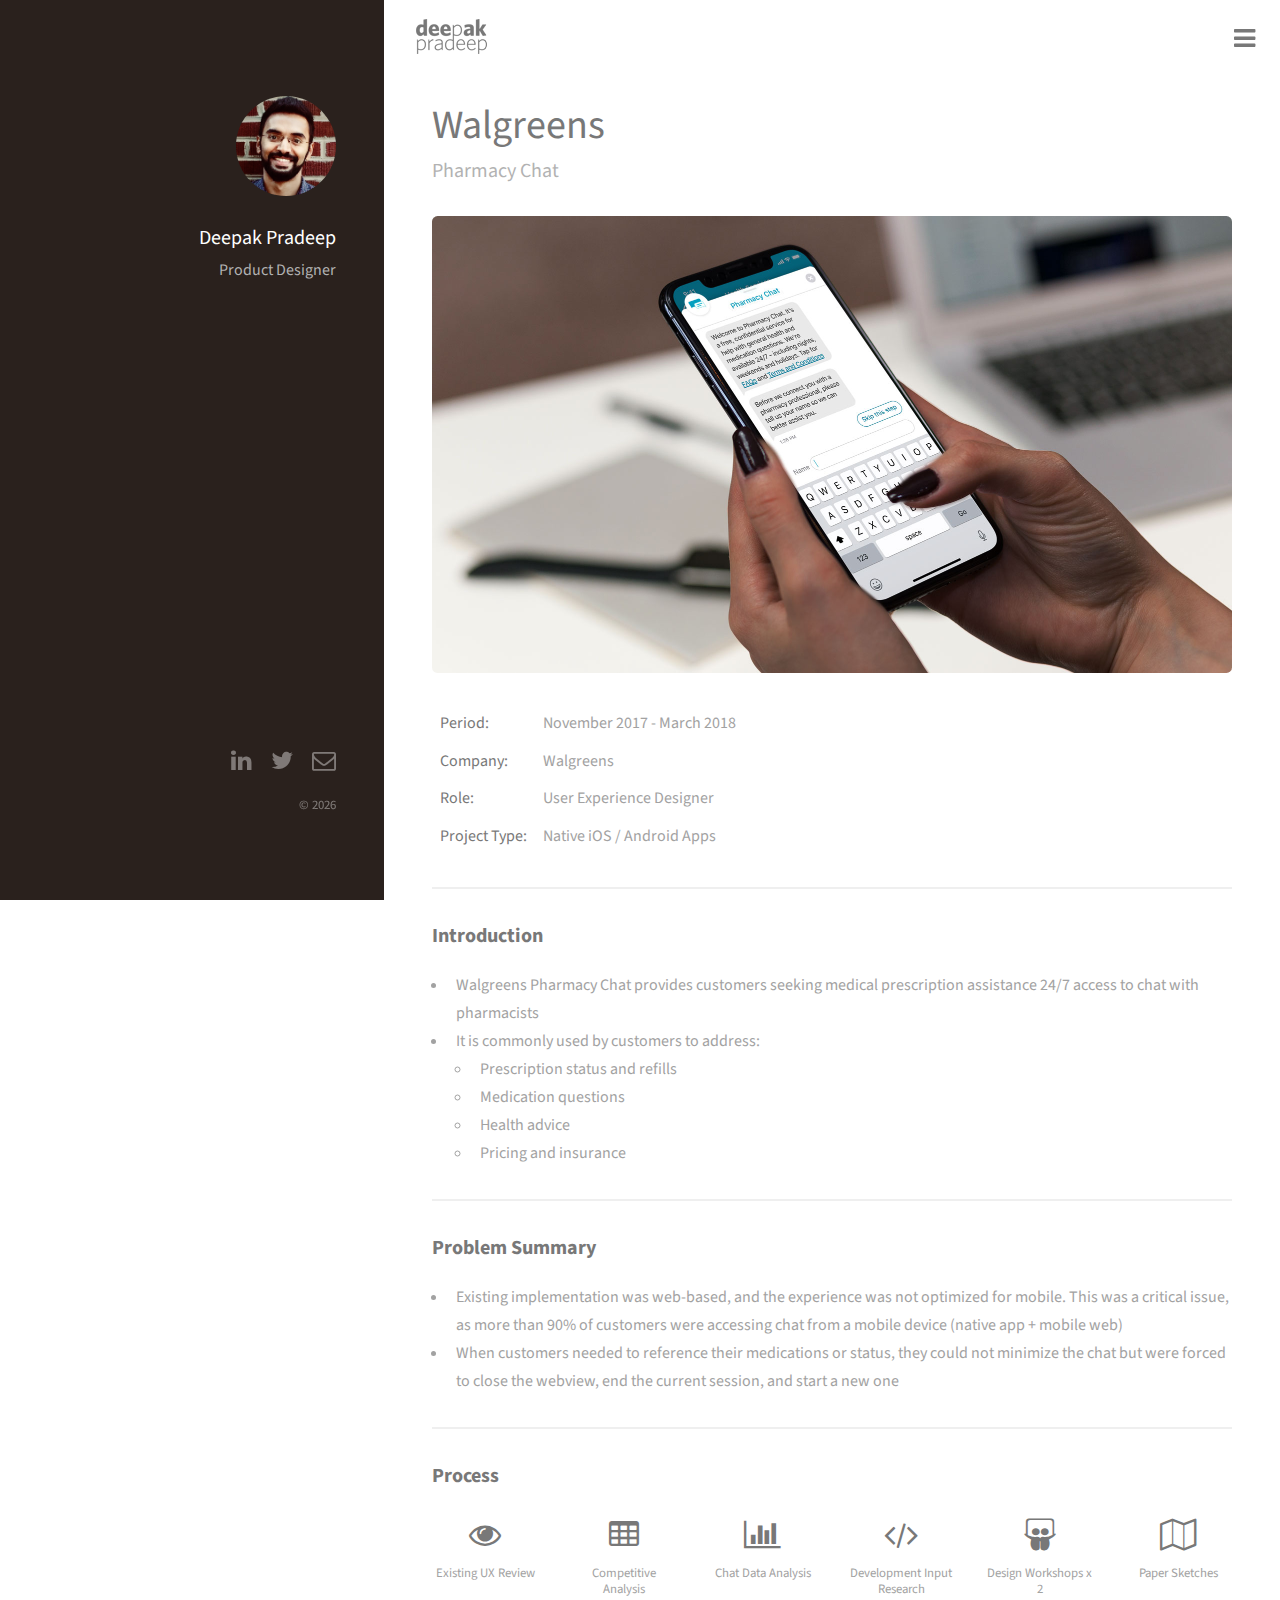
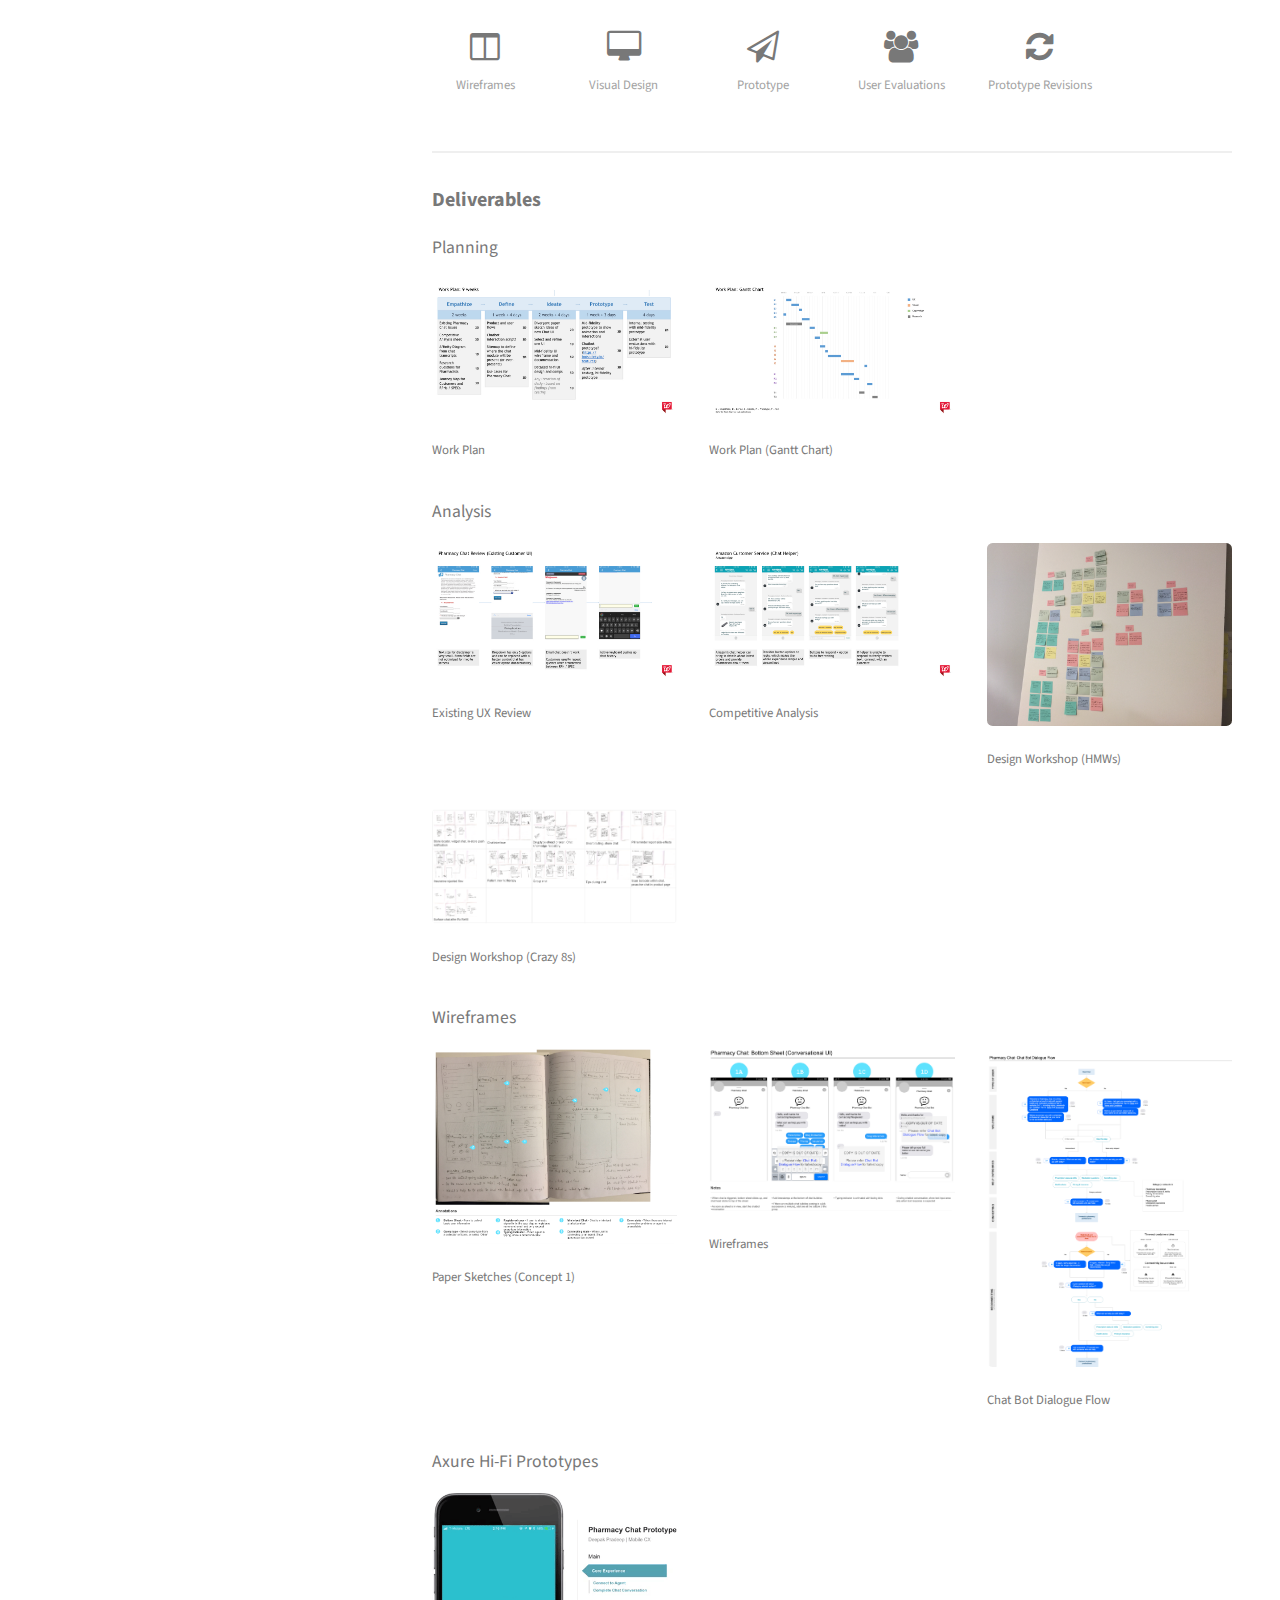
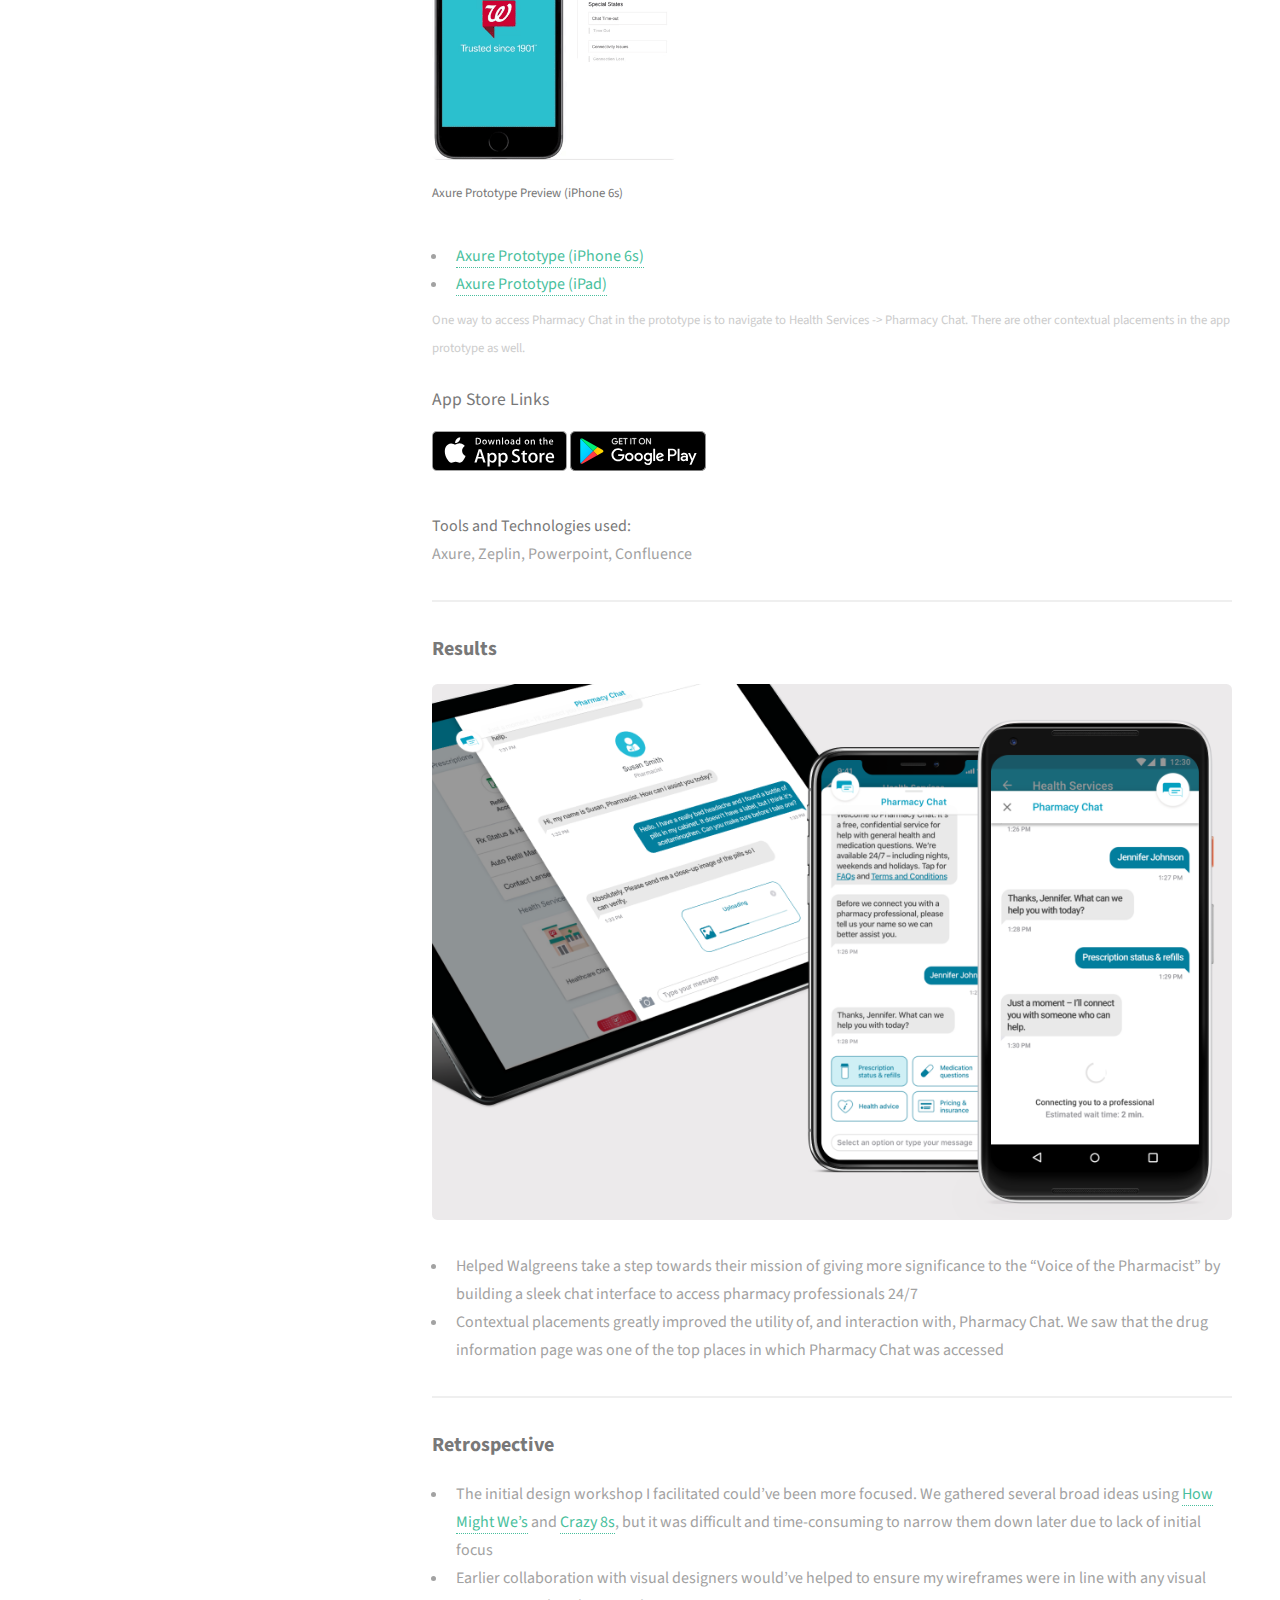
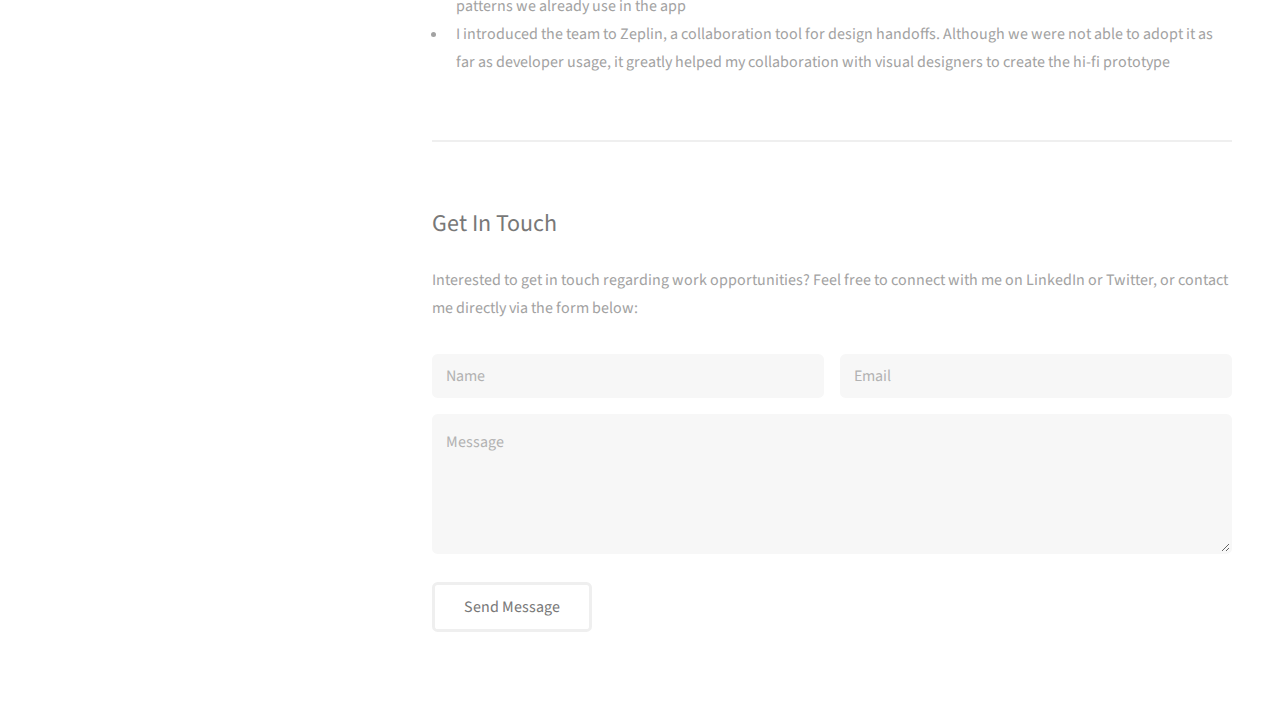
<file: pharmacy-chat.html>
<!DOCTYPE HTML>
<html>
	<head>
		<title>Deepak Pradeep | Product Designer in Chicago</title>
		<meta charset="utf-8" />
		<meta name="viewport" content="width=device-width, initial-scale=1" />
		<meta name="description" content="Portfolio Website" />
		<meta property="og:title" content="Deepak Pradeep" />
		<meta property="og:description" content="Product Designer in Chicago" />
		<meta property="og:image" content="/images/deepak.jpg" />
		<link rel="shortcut icon" type="image/png" href="images/deepak.png"/>
		<!--[if lte IE 8]><script src="assets/js/ie/html5shiv.js"></script><![endif]-->
		<link rel="stylesheet" href="assets/css/main.css" />
		<link rel="stylesheet" href="assets/css/custom.css" />
		<!--[if lte IE 8]><link rel="stylesheet" href="assets/css/ie8.css" /><![endif]-->
	</head>
	<body id="top">

		<!-- Header -->
			<header id="headerProject" class="pharmacy-chat-header">
				<a href="index.html" class="image avatar"><img src="images/deepak.jpg" alt="" /></a>
				<h1><strong>Deepak Pradeep</strong></h1>
				<p>Product Designer</p>
			</header>

		<!-- Main -->
			<div id='nav-menu2' class="nav-border-bottom">
				<a href="index.html" class="nav-menu-home"><img src="images/deepak-logo.png" alt="Deepak Pradeep" /></a>
				<input type="checkbox" id="op2"></input>
				<div class="overlay-menu-icon">
					<label for="op2"><span class="icon fa-navicon"></span></label>
				</div>
				<div class="overlay overlay-hugeinc">
					<label for="op2"><span class="icon fa-close"></span></label>
					<nav>
						<ul>
							<li><a href="index.html">Home</a></li>
							<li><a href="about.html">About</a></li>
							<li><a href="projects.html">Projects</a></li>
							<li><a href="contact.html">Contact</a></li>
						</ul>
					</nav>
				</div>
			</div>
			<div id="nav-menu">
				<a href="index.html" class="nav-menu-home"><img src="images/deepak-logo.png" alt="Deepak Pradeep" /></a>
				<input type="checkbox" id="op"></input>
				<div class="overlay-menu-icon">
					<label for="op"><span class="icon fa-navicon"></span></label>
				</div>
				<div class="overlay overlay-hugeinc">
					<label for="op"><span class="icon fa-close"></span></label>
					<nav>
						<ul>
							<li><a href="index.html">Home</a></li>
							<li><a href="about.html">About</a></li>
							<li><a href="projects.html">Projects</a></li>
							<li><a href="contact.html">Contact</a></li>
						</ul>
					</nav>
				</div>
			</div>

			<div id="project">

				<!-- One -->
					<section id="one">
						<header class="work">
							<h2>Walgreens</h2>
							<p>Pharmacy Chat</p>
						</header>
						<img class="image fit" src="images/projects/pharmacy-chat/pharmacy-chat.jpg">
						<div class="row">
							<div class="table-wrapper project-table">
								<table>
									<tbody>
										<tr>
											<td><strong>Period: </strong></td>
											<td>November 2017 - March 2018</td>
										</tr>
										<tr>
											<td><strong>Company: </strong></td>
											<td>Walgreens</td>
										</tr>
										<tr>
											<td><strong>Role: </strong></td>
											<td>User Experience Designer</td>
										</tr>
										<tr>
											<td><strong>Project Type: </strong></td>
											<td>Native iOS / Android Apps</td>
										</tr>
									</tbody>
								</table>
							</div>
						</div>

						<hr>

						<h3>Introduction</h3>
						<ul>
							<li>Walgreens Pharmacy Chat provides customers seeking medical prescription assistance 24/7 access to chat with pharmacists</li>
							<li>It is commonly used by customers to address:
								<ul style="list-style-type: circle;">
									<li>Prescription status and refills</li>
									<li>Medication questions</li>
									<li>Health advice</li>
									<li>Pricing and insurance</li>
								</ul>
							</li>
						</ul>
						<hr>

						<h3>Problem Summary</h3>
						<ul>
							<li>Existing implementation was web-based, and the experience was not optimized for mobile. This was a critical issue, as more than 90% of customers were accessing chat from a mobile device (native app + mobile web)</li>
							<li>When customers needed to reference their medications or status, they could not minimize the chat but were forced to close the webview, end the current session, and start a new one</li>
						</ul>
						<hr>

						<h3>Process</h3>
						<div class="row work-process">
							<div class="2u 4u(small) align-center">
								<h2 class="icon fa-eye"></h2>
								<p>Existing UX Review</p>
							</div>
							<div class="2u 4u(small) align-center">
								<h2 class="icon fa-table"></h2>
								<p>Competitive Analysis</p>
							</div>
							<div class="2u 4u(small) align-center">
								<h2 class="icon fa-bar-chart-o"></h2>
								<p>Chat Data Analysis</p>
							</div>
							<div class="2u 4u(small) align-center">
								<h2 class="icon fa-code"></h2>
								<p>Development Input Research</p>
							</div>
							<div class="2u 4u(small) align-center">
								<h2 class="icon fa-slideshare"></h2>
								<p>Design Workshops x 2</p>
							</div>
							<div class="2u 4u(small) align-center">
								<h2 class="icon fa-map-o"></h2>
								<p>Paper Sketches</p>
							</div>
						</div>
						<div class="row work-process">
							<div class="2u 4u(small) align-center">
								<h2 class="icon fa-columns"></h2>
								<p>Wireframes</p>
							</div>
							<div class="2u 4u(small) align-center">
								<h2 class="icon fa-desktop"></h2>
								<p>Visual Design</p>
							</div>
							<div class="2u 4u(small) align-center">
								<h2 class="icon fa-paper-plane-o"></h2>
								<p>Prototype</p>
							</div>
							<div class="2u 4u(small) align-center">
								<h2 class="icon fa-users"></h2>
								<p>User Evaluations</p>
							</div>
							<div class="2u 4u(small) align-center">
								<h2 class="icon fa-refresh"></h2>
								<p>Prototype Revisions</p>
							</div>
						</div>
						<hr>

						<h3>Deliverables</h3>
						<section id="two">
							<h4>Planning</h4>
							<div class="row">
								<article class="4u 12u$(xsmall) work-item-project">
									<a href="images/projects/pharmacy-chat/work-plan.jpg" class="image fit thumb"><img src="images/projects/pharmacy-chat/work-plan.jpg" alt="Work Plan" /></a>
									<h3>Work Plan</h3>
								</article>
								<article class="4u 12u$(xsmall) work-item-project">
									<a href="images/projects/pharmacy-chat/work-plan-gantt.jpg" class="image fit thumb"><img src="images/projects/pharmacy-chat/work-plan-gantt.jpg" alt="Existing UX Review" /></a>
									<h3>Work Plan (Gantt Chart)</h3>
								</article>
							</div>
							<h4>Analysis</h4>
							<div class="row">
								<article class="4u 12u$(xsmall) work-item-project">
									<a href="images/projects/pharmacy-chat/existing-ux-review.jpg" class="image fit thumb"><img src="images/projects/pharmacy-chat/existing-ux-review.jpg" alt="Existing UX Review" /></a>
									<h3>Existing UX Review</h3>
								</article>
								<article class="4u 12u$(xsmall) work-item-project">
									<a href="images/projects/pharmacy-chat/competitive-analysis.jpg" class="image fit thumb"><img src="images/projects/pharmacy-chat/competitive-analysis.jpg" alt="Competitive Analysis" /></a>
									<h3>Competitive Analysis</h3>
								</article>
								<article class="4u 12u$(xsmall) work-item-project">
									<a href="images/projects/pharmacy-chat/how-might-wes.jpg" class="image fit thumb"><img src="images/projects/pharmacy-chat/how-might-wes.jpg" alt="Design Workshop (HMWs)" /></a>
									<h3>Design Workshop (HMWs)</h3>
								</article>
								<article class="4u 12u$(xsmall) work-item-project">
									<a href="images/projects/pharmacy-chat/crazy-8s.png" class="image fit thumb"><img src="images/projects/pharmacy-chat/crazy-8s.png" alt="Design Workshop (Crazy 8s)" /></a>
									<h3>Design Workshop (Crazy 8s)</h3>
								</article>
							</div>
							<h4>Wireframes</h4>
							<div class="row">
								<article class="4u 12u$(xsmall) work-item-project">
									<a href="images/projects/pharmacy-chat/paper-sketches.png" class="image fit thumb"><img src="images/projects/pharmacy-chat/paper-sketches.png" alt="Paper Sketches (Concept 1)" /></a>
									<h3>Paper Sketches (Concept 1)</h3>
								</article>
								<article class="4u 12u$(xsmall) work-item-project">
									<a href="images/projects/pharmacy-chat/wireframes.png" class="image fit thumb"><img src="images/projects/pharmacy-chat/wireframes.png" alt="Wireframes" /></a>
									<h3>Wireframes</h3>
								</article>
								<article class="4u 12u$(xsmall) work-item-project">
									<a href="images/projects/pharmacy-chat/chat-bot-dialogue-flow.png" class="image fit thumb"><img src="images/projects/pharmacy-chat/chat-bot-dialogue-flow.png" alt="Chat Bot Dialogue Flow" /></a>
									<h3>Chat Bot Dialogue Flow</h3>
								</article>
							</div>

							<h4>Axure Hi-Fi Prototypes</h4>
							<div class="row">
								<article class="4u 12u$(xsmall) work-item-project">
									<a href="images/projects/pharmacy-chat/prototype-mobile-animation.gif" class="image fit thumb"><img src="images/projects/pharmacy-chat/prototype-mobile-animation.gif" alt="Axure Prototype Preview (iPhone 6s)" /></a>
									<h3>Axure Prototype Preview (iPhone 6s)</h3>
								</article>
							</div>
							<ul style="margin: 0 0 0.5em 0;">
								<li><a target="_blank" href="https://1tcldo.axshare.com/#p=iphone_6s__bs_ui_&g=3">Axure Prototype (iPhone 6s)</a></li>
								<li><a target="_blank" href="https://1tcldo.axshare.com/#p=ipad&g=3">Axure Prototype (iPad)</a></li>
							</ul>
							<p class="footnote">One way to access Pharmacy Chat in the prototype is to navigate to Health Services -> Pharmacy Chat. There are other contextual placements in the app prototype as well.</p>

							<h4>App Store Links</h4>
							<div style="padding-bottom: 2em;">
								<a target="_blank" style="border-bottom: none" href="https://itunes.apple.com/us/app/walgreens/id335364882?mt=8"><img src="images/projects/translate-mobile/app-store.svg"></a>
								<a target="_blank" style="border-bottom: none" href="https://play.google.com/store/apps/details?id=com.usablenet.mobile.walgreen&hl=en"><img src="images/projects/translate-mobile/play-store.svg"></a>
							</div>
						</section>

						<p><b>Tools and Technologies used:</b><br>
						Axure, Zeplin, Powerpoint, Confluence</p>
						<hr>

						<h3>Results</h3>
						<img src="images/projects/pharmacy-chat/pharmacy-chat-devices.png" alt="Pharmacy Chat Showcase" class="image fit">
						<ul>
							<li>Helped Walgreens take a step towards their mission of giving more significance to the “Voice of the Pharmacist” by building a sleek chat interface to access pharmacy professionals 24/7</li>
							<li>Contextual placements greatly improved the utility of, and interaction with, Pharmacy Chat. We saw that the drug information page was one of the top places in which Pharmacy Chat was accessed</li>
						</ul>
						<hr>

						<h3>Retrospective</h3>
						<ul>
							<li>The initial design workshop I facilitated could’ve been more focused. We gathered several broad ideas using <a target="_blank" href="http://www.designkit.org/methods/3">How Might We’s</a> and <a target="_blank" href="https://designsprintkit.withgoogle.com/methods/sketch/crazy-8s/">Crazy 8s</a>, but it was difficult and time-consuming to narrow them down later due to lack of initial focus</li>
							<li>Earlier collaboration with visual designers would’ve helped to ensure my wireframes were in line with any visual patterns we already use in the app</li>
							<li>I introduced the team to Zeplin, a collaboration tool for design handoffs. Although we were not able to adopt it as far as developer usage, it greatly helped my collaboration with visual designers to create the hi-fi prototype</li>
						</ul>

					</section>

				<!-- Three -->
					<section id="three">
						<h2>Get In Touch</h2>
						<p>Interested to get in touch regarding work opportunities? Feel free to connect with me on LinkedIn or Twitter, or contact me directly via the form below:</p>
						<div class="row">
							<div class="12u 12u$(small)">
								<form method="post" action="//formspree.io/dpac90@gmail.com">
									<div class="row uniform 50%">
										<div class="6u 12u$(xsmall)"><input type="text" required name="name" id="name" placeholder="Name" /></div>
										<div class="6u$ 12u$(xsmall)"><input type="email" required name="email" id="email" placeholder="Email" /></div>
										<div class="12u$"><textarea name="message" required id="message" placeholder="Message" rows="4"></textarea></div>
									</div>
									<br />
									<ul class="actions">
										<li><input type="submit" value="Send Message" /></li>
									</ul>
								</form>
							</div>
						</div>
					</section>

			</div>

		<!-- Footer -->
			<footer id="footer">
				<ul class="icons">
					<li><a href="https://www.linkedin.com/in/dpac90" target="_blank" class="icon fa-linkedin"><span class="label">LinkedIn</span></a></li>
					<li><a href="https://twitter.com/dpac90" target="_blank" class="icon fa-twitter"><span class="label">Twitter</span></a></li>
					<li><a href="mailto:dpac90@gmail.com" class="icon fa-envelope-o"><span class="label">Email</span></a></li>
				</ul>
				<ul class="copyright">
					<li>&copy; <script type="text/javascript">document.write(new Date().getFullYear());</script></li>
				</ul>
			</footer>

		<!-- Scripts -->
			<script src="assets/js/jquery.min.js"></script>
			<script src="assets/js/jquery.poptrox.min.js"></script>
			<script src="assets/js/skel.min.js"></script>
			<script src="assets/js/util.js"></script>
			<!--[if lte IE 8]><script src="assets/js/ie/respond.min.js"></script><![endif]-->
			<script src="assets/js/main.js"></script>

			<script>
				$(document).scroll(function() { //Show the top menu with shadow after scrolling down 50px
				  var y = $(this).scrollTop();
				  if (y > 10) {
				    $('#nav-menu').fadeIn();
				  } else {
				    $('#nav-menu').fadeOut();
				  }
				});
			</script>

			<script type="text/javascript">
				var timeOut;
				function scrollToTop() {
					if (document.body.scrollTop!=0 || document.documentElement.scrollTop!=0){
						window.scrollBy(0,-50);
						timeOut=setTimeout('scrollToTop()',10);
					}
					else clearTimeout(timeOut);
				}
			</script>

			<!-- Google Analytics Tracking Script -->
			<script>
				(function(i,s,o,g,r,a,m){i['GoogleAnalyticsObject']=r;i[r]=i[r]||function(){
					(i[r].q=i[r].q||[]).push(arguments)},i[r].l=1*new Date();a=s.createElement(o),
					m=s.getElementsByTagName(o)[0];a.async=1;a.src=g;m.parentNode.insertBefore(a,m)
				})(window,document,'script','//www.google-analytics.com/analytics.js','ga');

				ga('create', 'UA-74353363-1', 'auto');
				ga('send', 'pageview');

			</script>

	</body>
</html>
</file>
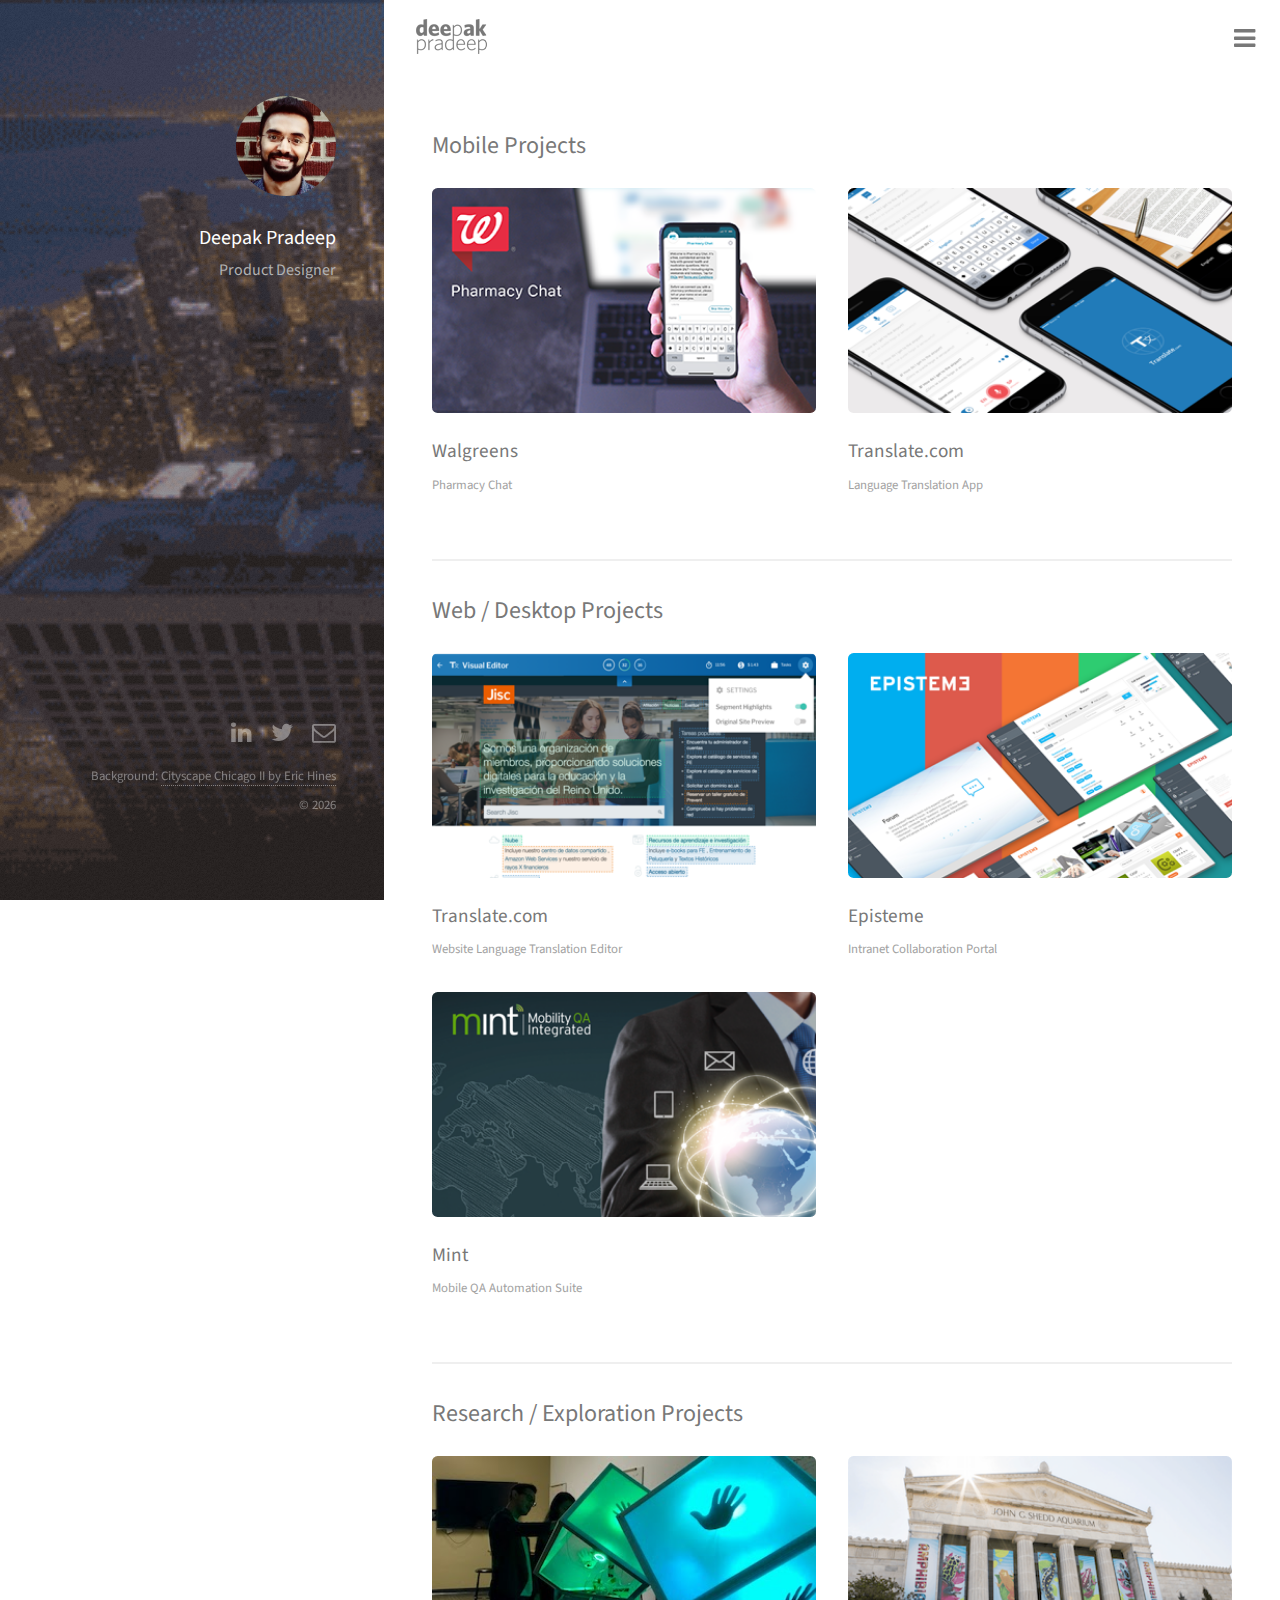
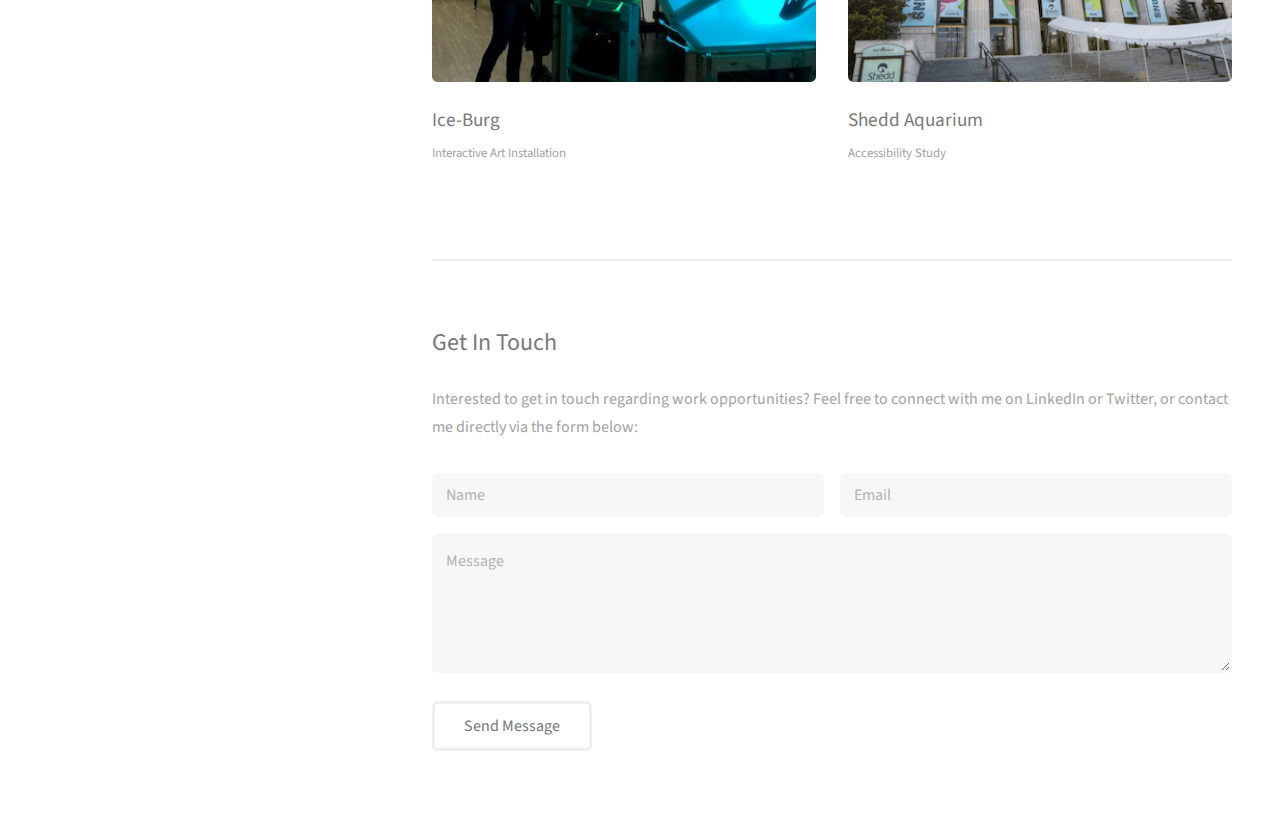
<file: projects.html>
<!DOCTYPE HTML>
<html>
	<head>
		<title>Deepak Pradeep | Product Designer in Chicago</title>
		<meta charset="utf-8" />
		<meta name="viewport" content="width=device-width, initial-scale=1" />
		<meta name="description" content="Portfolio Website" />
		<meta property="og:title" content="Deepak Pradeep" />
		<meta property="og:description" content="Product Designer in Chicago" />
		<meta property="og:image" content="/images/deepak.jpg" />
		<link rel="shortcut icon" type="image/png" href="images/deepak.png"/>
		<!--[if lte IE 8]><script src="assets/js/ie/html5shiv.js"></script><![endif]-->
		<link rel="stylesheet" href="assets/css/main.css" />
		<link rel="stylesheet" href="assets/css/custom.css" />
		<!--[if lte IE 8]><link rel="stylesheet" href="assets/css/ie8.css" /><![endif]-->
	</head>
	<body id="top">

		<!-- Header -->
			<header id="header">
				<a href="index.html" class="image avatar"><img src="images/deepak.jpg" alt="" /></a>
				<h1><strong>Deepak Pradeep</strong></h1>
				<p>Product Designer</p>
			</header>

		<!-- Main -->
			<div id='nav-menu2'>
				<a href="index.html" class="nav-menu-home"><img src="images/deepak-logo.png" alt="Deepak Pradeep" /></a>
				<input type="checkbox" id="op2"></input>
				<div class="overlay-menu-icon">
					<label for="op2"><span class="icon fa-navicon"></span></label>
				</div>
				<div class="overlay overlay-hugeinc">
					<label for="op2"><span class="icon fa-close"></span></label>
					<nav>
						<ul>
							<li><a href="index.html">Home</a></li>
							<li><a href="about.html">About</a></li>
							<li><a href="projects.html">Projects</a></li>
							<li><a href="contact.html">Contact</a></li>
						</ul>
					</nav>
				</div>
			</div>
			<div id="nav-menu">
				<a href="index.html" class="nav-menu-home"><img src="images/deepak-logo.png" alt="Deepak Pradeep" /></a>
				<input type="checkbox" id="op"></input>
				<div class="overlay-menu-icon">
					<label for="op"><span class="icon fa-navicon"></span></label>
				</div>
				<div class="overlay overlay-hugeinc">
					<label for="op"><span class="icon fa-close"></span></label>
					<nav>
						<ul>
							<li><a href="index.html">Home</a></li>
							<li><a href="about.html">About</a></li>
							<li><a href="projects.html">Projects</a></li>
							<li><a href="contact.html">Contact</a></li>
						</ul>
					</nav>
				</div>
			</div>

			<div id="main">

			<!-- Two -->
				<section id="two">
					<h2>Mobile Projects</h2>
					<div class="row">
						<article class="6u 12u$(xsmall)">
							<div class="work-item">
								<a href="pharmacy-chat.html">
								<img src="images/projects/pharmacy-chat/pharmacy-chat-thumb.png" class="image fit thumb" alt="Walgreens: Pharmacy Chat" />
								<h3>Walgreens</h3>
								<p>Pharmacy Chat</p>
								</a>
							</div>
						</article>
						<article class="6u 12u$(xsmall)">
							<div class="work-item">
								<a href="translate-mobile.html">
								<img src="images/projects/translate-mobile/translate-mobile-thumb.png" class="image fit thumb" alt="Translate.com - Language Translation App" />
								<h3>Translate.com</h3>
								<p>Language Translation App</p>
								</a>
							</div>
						</article>
					</div>
					<hr>
					<h2>Web / Desktop Projects</h2>
					<div class="row">
						<article class="6u 12u$(xsmall)">
							<div class="work-item">
								<a href="translate-editor.html">
								<img src="images/projects/translate-editor/translate-editor-thumb.png" class="image fit thumb" alt="Translate.com - Website Language Translation Editor" />
								<h3>Translate.com</h3>
								<p>Website Language Translation Editor</p>
								</a>
							</div>
						</article>
						<article class="6u 12u$(xsmall)">
							<div class="work-item">
								<a href="episteme.html">
								<img src="images/projects/episteme/episteme-thumb.png" class="image fit thumb" alt="Episteme - Intranet Collaboration Portal" />
								<h3>Episteme</h3>
								<p>Intranet Collaboration Portal</p>
								</a>
							</div>
						</article>
						<article class="6u$ 12u$(xsmall)">
							<div class="work-item">
								<a href="mint.html">
								<img src="images/projects/mint/mint-thumb.png" class="image fit thumb" alt="Mint - Mobility QA Integrated" />
								<h3>Mint</h3>
								<p>Mobile QA Automation Suite</p>
								</a>
							</div>
						</article>
					</div>
					<hr>
					<h2>Research / Exploration Projects</h2>
					<div class="row">
						<article class="6u 12u$(xsmall)">
							<div class="work-item">
								<a href="ice-burg.html">
								<img src="images/projects/ice-burg/ice-burg-thumb.jpg" class="image fit thumb" alt="Ice-Burg" />
								<h3>Ice-Burg</h3>
								<p>Interactive Art Installation</p>
								</a>
							</div>
						</article>
						<article class="6u 12u$(xsmall)">
							<div class="work-item">
								<a href="shedd-aquarium.html">
								<img src="images/projects/shedd-aquarium/shedd-aquarium-thumb.png" class="image fit thumb" alt="Shedd Aquarium" />
								<h3>Shedd Aquarium</h3>
								<p>Accessibility Study</p>
								</a>
							</div>
						</article>
					</div>
				</section>

			<!-- Three -->
				<section id="three">
					<h2>Get In Touch</h2>
						<p>Interested to get in touch regarding work opportunities? Feel free to connect with me on LinkedIn or Twitter, or contact me directly via the form below:</p>
					<div class="row">
						<div class="12u 12u$(small)">
							<form method="post" action="//formspree.io/dpac90@gmail.com">
								<div class="row uniform 50%">
									<div class="6u 12u$(xsmall)"><input type="text" required name="name" id="name" placeholder="Name" /></div>
									<div class="6u$ 12u$(xsmall)"><input type="email" required name="email" id="email" placeholder="Email" /></div>
									<div class="12u$"><textarea name="message" required id="message" placeholder="Message" rows="4"></textarea></div>
								</div>
								<br />
								<ul class="actions">
									<li><input type="submit" value="Send Message" /></li>
								</ul>
							</form>
						</div>
						<!-- <div class="4u$ 12u$(small)">
							<ul class="labeled-icons">
								<li>
									<h3 class="icon fa-home"><span class="label">Address</span></h3>
									1223 W Lawrence Ave<br />
									Chicago, IL 60640<br />
									United States
								</li>
								<li>
									<h3 class="icon fa-mobile"><span class="label">Phone</span></h3>
									+1 (312) 823-9339
								</li>
								<li>
									<h3 class="icon fa-envelope-o"><span class="label">Email</span></h3>
									<a href="mailto:dpac90@gmail.com">dpac90@gmail.com</a>
								</li>
							</ul>
						</div> -->
					</div>
				</section>
			</div>

		<!-- Footer -->
			<footer id="footer">
				<ul class="icons">
					<li><a href="https://www.linkedin.com/in/dpac90" target="_blank" class="icon fa-linkedin"><span class="label">LinkedIn</span></a></li>
					<li><a href="https://twitter.com/dpac90" target="_blank" class="icon fa-twitter"><span class="label">Twitter</span></a></li>
					<li><a href="mailto:dpac90@gmail.com" class="icon fa-envelope-o"><span class="label">Email</span></a></li>
				</ul>
				<ul class="copyright">
					<li>Background: <a href="https://vimeo.com/109354891" target="_blank">Cityscape Chicago II by Eric Hines</a></li><li>&copy; <script type="text/javascript">document.write(new Date().getFullYear());</script></li>
				</ul>
			</footer>

		<!-- Scripts -->
			<script src="assets/js/jquery.min.js"></script>
			<script src="assets/js/jquery.poptrox.min.js"></script>
			<script src="assets/js/skel.min.js"></script>
			<script src="assets/js/util.js"></script>
			<!--[if lte IE 8]><script src="assets/js/ie/respond.min.js"></script><![endif]-->
			<script src="assets/js/main.js"></script>

			<!-- Hello Transition Script -->
			<script>
				(function() {

					var hello = $(".hello");
					var helloIndex = -1;

					function showNextHello() {
						++helloIndex;
						hello.eq(helloIndex % hello.length)
						.fadeIn(1000)
						.delay(2000)
						.fadeOut(1000, showNextHello);
					}

					showNextHello();

				})();
			</script>

			<script>
				$(document).scroll(function() { //Show the top menu with shadow after scrolling down 50px
				  var y = $(this).scrollTop();
				  if (y > 10) {
				    $('#nav-menu').fadeIn();
				  } else {
				    $('#nav-menu').fadeOut();
				  }
				});
			</script>

			<script type="text/javascript">
				var timeOut;
				function scrollToTop() {
					if (document.body.scrollTop!=0 || document.documentElement.scrollTop!=0){
						window.scrollBy(0,-50);
						timeOut=setTimeout('scrollToTop()',10);
					}
					else clearTimeout(timeOut);
				}
			</script>

			<!-- Google Analytics Tracking Script -->
			<script>
				(function(i,s,o,g,r,a,m){i['GoogleAnalyticsObject']=r;i[r]=i[r]||function(){
					(i[r].q=i[r].q||[]).push(arguments)},i[r].l=1*new Date();a=s.createElement(o),
					m=s.getElementsByTagName(o)[0];a.async=1;a.src=g;m.parentNode.insertBefore(a,m)
				})(window,document,'script','//www.google-analytics.com/analytics.js','ga');

				ga('create', 'UA-74353363-1', 'auto');
				ga('send', 'pageview');

			</script>

	</body>
</html>
</file>
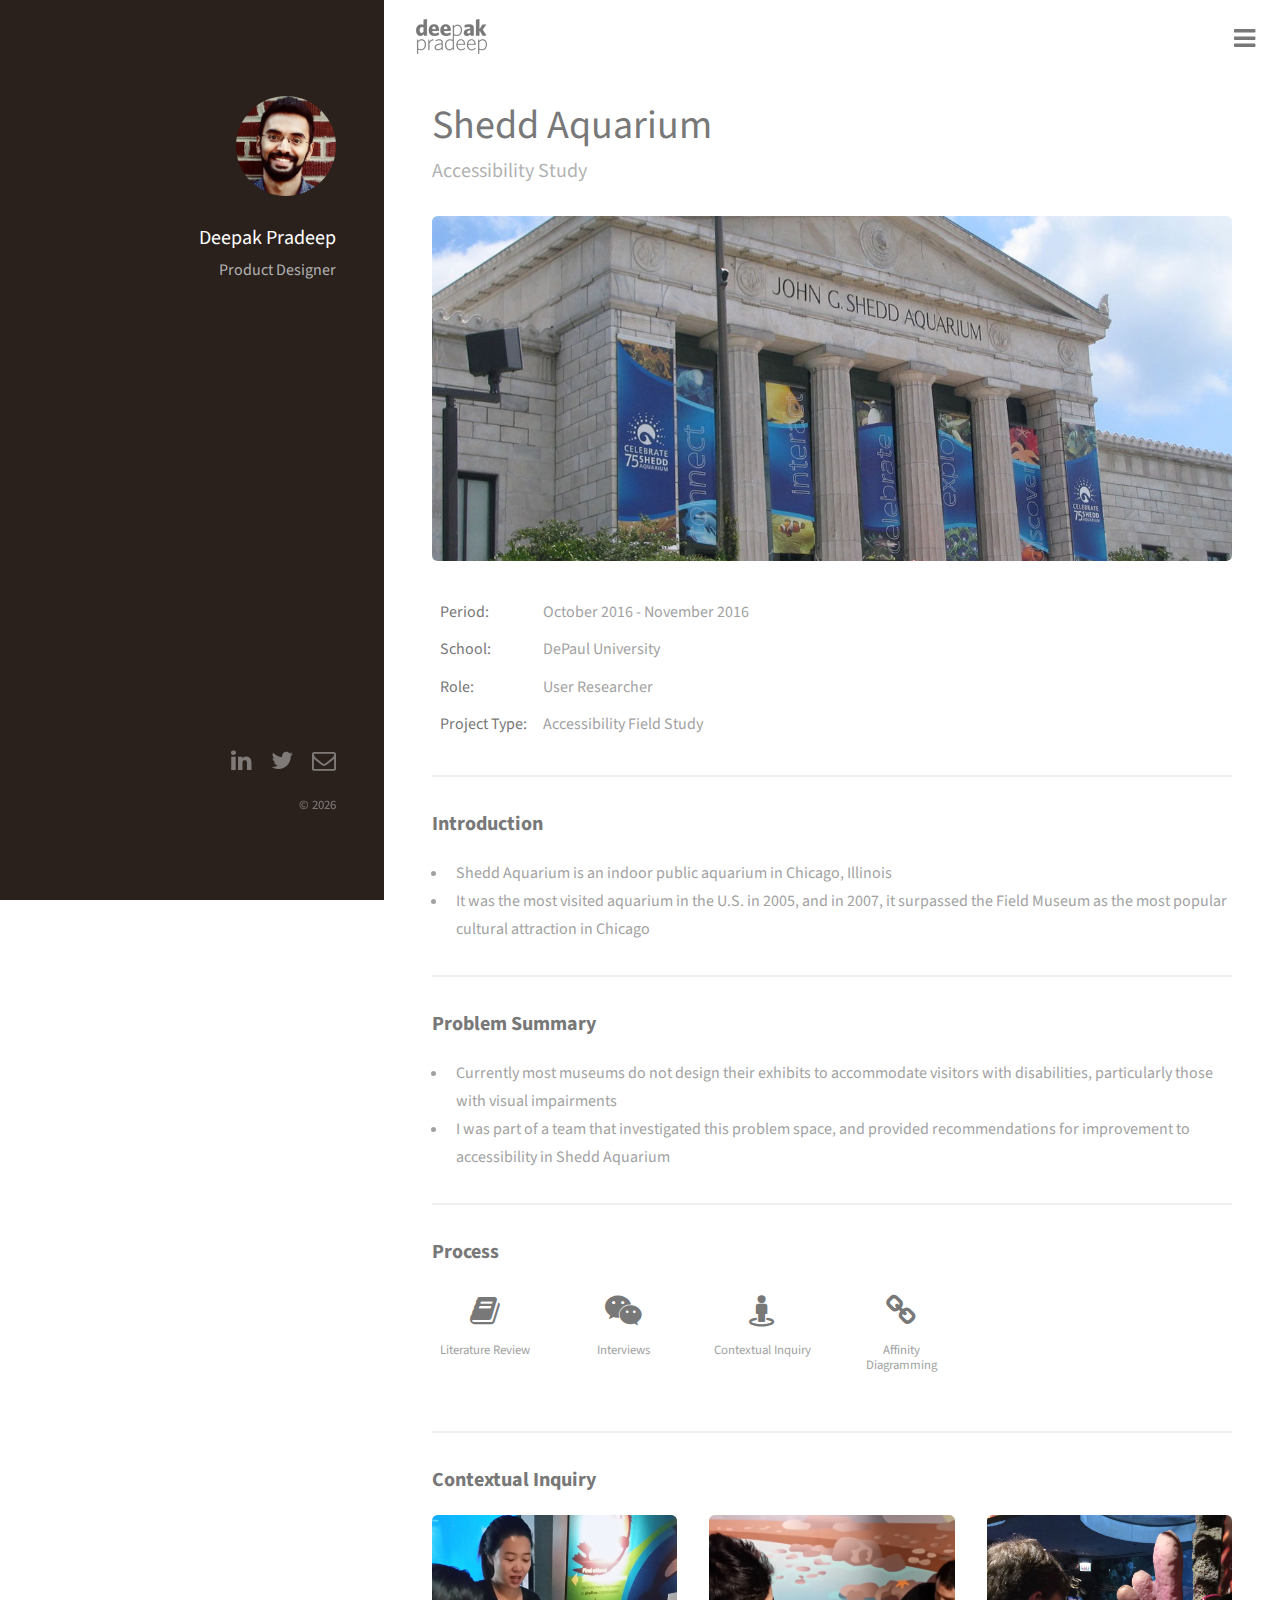
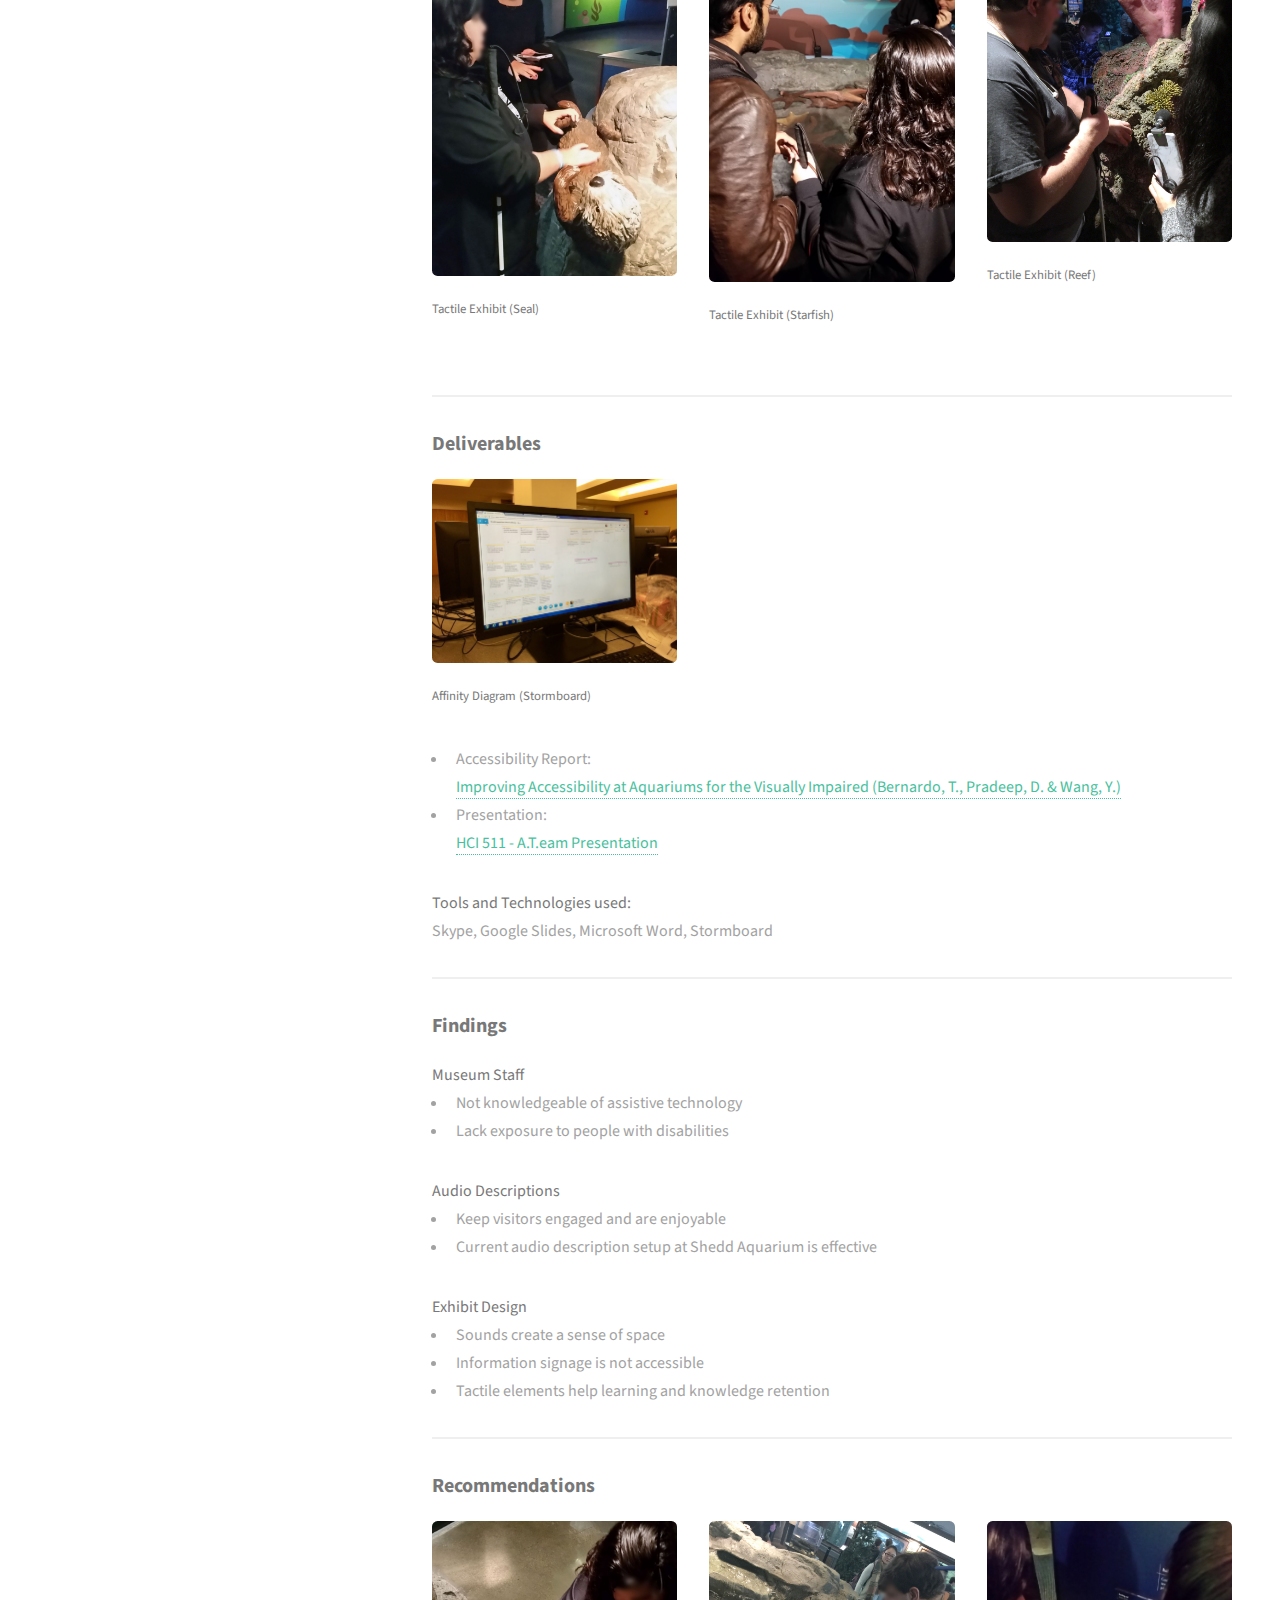
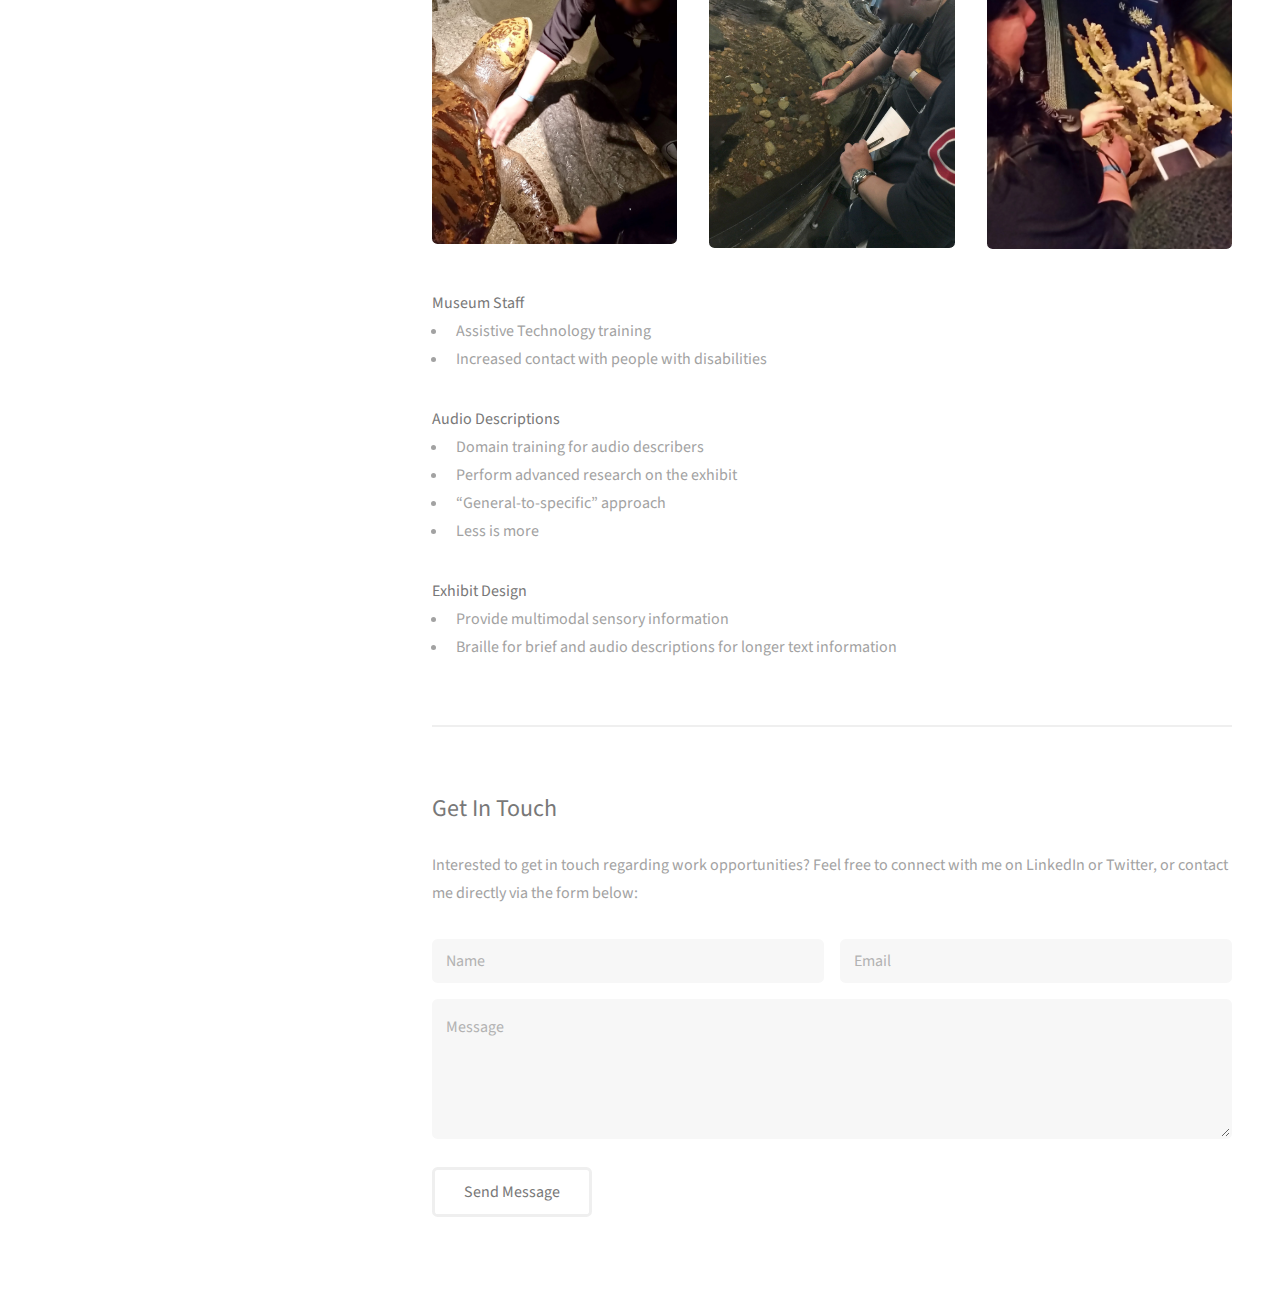
<file: shedd-aquarium.html>
<!DOCTYPE HTML>
<html>
	<head>
		<title>Deepak Pradeep | Product Designer in Chicago</title>
		<meta charset="utf-8" />
		<meta name="viewport" content="width=device-width, initial-scale=1" />
		<meta name="description" content="Portfolio Website" />
		<meta property="og:title" content="Deepak Pradeep" />
		<meta property="og:description" content="Product Designer in Chicago" />
		<meta property="og:image" content="/images/deepak.jpg" />
		<link rel="shortcut icon" type="image/png" href="images/deepak.png"/>
		<!--[if lte IE 8]><script src="assets/js/ie/html5shiv.js"></script><![endif]-->
		<link rel="stylesheet" href="assets/css/main.css" />
		<link rel="stylesheet" href="assets/css/custom.css" />
		<!--[if lte IE 8]><link rel="stylesheet" href="assets/css/ie8.css" /><![endif]-->
	</head>
	<body id="top">

		<!-- Header -->
			<header id="headerProject" class="shedd-aquarium-header">
				<a href="index.html" class="image avatar"><img src="images/deepak.jpg" alt="" /></a>
				<h1><strong>Deepak Pradeep</strong></h1>
				<p>Product Designer</p>
			</header>

		<!-- Main -->
			<div id='nav-menu2' class="nav-border-bottom">
				<a href="index.html" class="nav-menu-home"><img src="images/deepak-logo.png" alt="Deepak Pradeep" /></a>
				<input type="checkbox" id="op2"></input>
				<div class="overlay-menu-icon">
					<label for="op2"><span class="icon fa-navicon"></span></label>
				</div>
				<div class="overlay overlay-hugeinc">
					<label for="op2"><span class="icon fa-close"></span></label>
					<nav>
						<ul>
							<li><a href="index.html">Home</a></li>
							<li><a href="about.html">About</a></li>
							<li><a href="projects.html">Projects</a></li>
							<li><a href="contact.html">Contact</a></li>
						</ul>
					</nav>
				</div>
			</div>
			<div id="nav-menu">
				<a href="index.html" class="nav-menu-home"><img src="images/deepak-logo.png" alt="Deepak Pradeep" /></a>
				<input type="checkbox" id="op"></input>
				<div class="overlay-menu-icon">
					<label for="op"><span class="icon fa-navicon"></span></label>
				</div>
				<div class="overlay overlay-hugeinc">
					<label for="op"><span class="icon fa-close"></span></label>
					<nav>
						<ul>
							<li><a href="index.html">Home</a></li>
							<li><a href="about.html">About</a></li>
							<li><a href="projects.html">Projects</a></li>
							<li><a href="contact.html">Contact</a></li>
						</ul>
					</nav>
				</div>
			</div>

			<div id="project">

				<!-- One -->
					<section id="one">
						<header class="work">
							<h2>Shedd Aquarium</h2>
							<p>Accessibility Study</p>
						</header>
						<img class="image fit" src="images/projects/shedd-aquarium/shedd-aquarium.jpg">
						<div class="row">
							<div class="table-wrapper project-table">
								<table>
									<tbody>
										<tr>
											<td><strong>Period: </strong></td>
											<td>October 2016 - November 2016</td>
										</tr>
										<tr>
											<td><strong>School: </strong></td>
											<td>DePaul University</td>
										</tr>
										<tr>
											<td><strong>Role: </strong></td>
											<td>User Researcher</td>
										</tr>
										<tr>
											<td><strong>Project Type: </strong></td>
											<td>Accessibility Field Study</td>
										</tr>
									</tbody>
								</table>
							</div>
						</div>

						<hr>

						<h3>Introduction</h3>
						<ul>
							<li>Shedd Aquarium is an indoor public aquarium in Chicago, Illinois</li>
							<li>It was the most visited aquarium in the U.S. in 2005, and in 2007, it surpassed the Field Museum as the most popular cultural attraction in Chicago</li>
						</ul>
						<hr>

						<h3>Problem Summary</h3>
						<ul>
							<li>Currently most museums do not design their exhibits to accommodate visitors with disabilities, particularly those with visual impairments</li>
							<li>I was part of a team that investigated this problem space, and provided recommendations for improvement to accessibility in Shedd Aquarium</li>
						</ul>
						<hr>

						<h3>Process</h3>
						<div class="row work-process">
							<div class="2u 4u(small) align-center">
								<h2 class="icon fa-book"></h2>
								<p>Literature Review</p>
							</div>
							<div class="2u 4u(small) align-center">
								<h2 class="icon fa-wechat"></h2>
								<p>Interviews</p>
							</div>
							<div class="2u 4u(small) align-center">
								<h2 class="icon fa-street-view"></h2>
								<p>Contextual Inquiry</p>
							</div>
							<div class="2u 4u(small) align-center">
								<h2 class="icon fa-link"></h2>
								<p>Affinity Diagramming</p>
							</div>
						</div>
						<hr>

						<section id="two">
							<h3>Contextual Inquiry</h3>
							<div class="row">
								<article class="4u 12u$(xsmall) work-item-project">
									<a href="images/projects/shedd-aquarium/research-4.jpg" class="image fit thumb"><img src="images/projects/shedd-aquarium/research-4.jpg" alt="Seal Tactile Exhibit" /></a>
									<h3>Tactile Exhibit (Seal)</h3>
								</article>
								<article class="4u 12u$(xsmall) work-item-project">
									<a href="images/projects/shedd-aquarium/research-5.jpg" class="image fit thumb"><img src="images/projects/shedd-aquarium/research-5.jpg" alt="Tactile Exhibit (Starfish)" /></a>
									<h3>Tactile Exhibit (Starfish)</h3>
								</article>
								<article class="4u 12u$(xsmall) work-item-project">
									<a href="images/projects/shedd-aquarium/research-3.jpg" class="image fit thumb"><img src="images/projects/shedd-aquarium/research-3.jpg" alt="Tactile Exhibit (Reef)" /></a>
									<h3>Tactile Exhibit (Reef)</h3>
								</article>
							</div>
							<hr>

							<h3>Deliverables</h3>
							<div class="row">
								<article class="4u 12u$(xsmall) work-item-project">
									<a href="images/projects/shedd-aquarium/affinity-diagram.jpg" class="image fit thumb"><img src="images/projects/shedd-aquarium/affinity-diagram.jpg" alt="Affinity Diagram (Stormboard)" /></a>
									<h3>Affinity Diagram (Stormboard)</h3>
								</article>
							</div>
							<ul>
								<li>Accessibility Report: <br><a target="_blank" href="https://drive.google.com/file/d/0B1doyfzA9kezVmUxRlZfRDlDbzA/view?usp=sharing">Improving Accessibility at Aquariums for the Visually Impaired (Bernardo, T., Pradeep, D. & Wang, Y.)</a></li>
								<li>Presentation: <br><a target="_blank" href="https://docs.google.com/presentation/d/1VQFPk5PR9gTSCMuiYOozoOcWVVr1evjHA13kxkKJ5Lo/edit?usp=sharing">HCI 511 - A.T.eam Presentation</a></li>
							</ul>

							<p><b>Tools and Technologies used:</b><br>
							Skype, Google Slides, Microsoft Word, Stormboard</p>
							<hr>
						</section>

						<h3>Findings</h3>

						<b>Museum Staff</b>
						<ul>
							<li>Not knowledgeable of assistive technology</li>
							<li>Lack exposure to people with disabilities</li>
						</ul>
						<b>Audio Descriptions</b>
						<ul>
							<li>Keep visitors engaged and are enjoyable</li>
							<li>Current audio description setup at Shedd Aquarium is effective</li>
						</ul>
						<b>Exhibit Design</b>
						<ul>
							<li>Sounds create a sense of space</li>
							<li>Information signage is not accessible</li>
							<li>Tactile elements help learning and knowledge retention</li>
						</ul>

						<hr>

						<h3>Recommendations</h3>
						<div class="row">
							<article class="4u 12u$(xsmall) work-item-project" style="margin: 0 0 1em 0">
								<img src="images/projects/shedd-aquarium/research-1.jpg" alt="Starfish Accessible Exhibit" class="image fit">
							</article>
							<article class="4u 12u$(xsmall) work-item-project" style="margin: 0 0 1em 0">
								<img src="images/projects/shedd-aquarium/research-2.jpg" alt="Starfish Accessible Exhibit" class="image fit">
							</article>
							<article class="4u 12u$(xsmall) work-item-project" style="margin: 0 0 1em 0">
								<img src="images/projects/shedd-aquarium/research-6.jpg" alt="Starfish Accessible Exhibit" class="image fit">
							</article>
						</div>

						<b>Museum Staff</b>
						<ul>
							<li>Assistive Technology training</li>
							<li>Increased contact with people with disabilities</li>
						</ul>
						<b>Audio Descriptions</b>
						<ul>
							<li>Domain training for audio describers</li>
							<li>Perform advanced research on the exhibit</li>
							<li>“General-to-specific” approach</li>
							<li>Less is more</li>
						</ul>
						<b>Exhibit Design</b>
						<ul>
							<li>Provide multimodal sensory information</li>
							<li>Braille for brief and audio descriptions for longer text information</li>
						</ul>
					</section>

				<!-- Three -->
					<section id="three">
						<h2>Get In Touch</h2>
						<p>Interested to get in touch regarding work opportunities? Feel free to connect with me on LinkedIn or Twitter, or contact me directly via the form below:</p>
						<div class="row">
							<div class="12u 12u$(small)">
								<form method="post" action="//formspree.io/dpac90@gmail.com">
									<div class="row uniform 50%">
										<div class="6u 12u$(xsmall)"><input type="text" required name="name" id="name" placeholder="Name" /></div>
										<div class="6u$ 12u$(xsmall)"><input type="email" required name="email" id="email" placeholder="Email" /></div>
										<div class="12u$"><textarea name="message" required id="message" placeholder="Message" rows="4"></textarea></div>
									</div>
									<br />
									<ul class="actions">
										<li><input type="submit" value="Send Message" /></li>
									</ul>
								</form>
							</div>
						</div>
					</section>

			</div>

		<!-- Footer -->
			<footer id="footer">
				<ul class="icons">
					<li><a href="https://www.linkedin.com/in/dpac90" target="_blank" class="icon fa-linkedin"><span class="label">LinkedIn</span></a></li>
					<li><a href="https://twitter.com/dpac90" target="_blank" class="icon fa-twitter"><span class="label">Twitter</span></a></li>
					<li><a href="mailto:dpac90@gmail.com" class="icon fa-envelope-o"><span class="label">Email</span></a></li>
				</ul>
				<ul class="copyright">
					<li>&copy; <script type="text/javascript">document.write(new Date().getFullYear());</script></li>
				</ul>
			</footer>

		<!-- Scripts -->
			<script src="assets/js/jquery.min.js"></script>
			<script src="assets/js/jquery.poptrox.min.js"></script>
			<script src="assets/js/skel.min.js"></script>
			<script src="assets/js/util.js"></script>
			<!--[if lte IE 8]><script src="assets/js/ie/respond.min.js"></script><![endif]-->
			<script src="assets/js/main.js"></script>

			<script>
				$(document).scroll(function() { //Show the top menu with shadow after scrolling down 50px
				  var y = $(this).scrollTop();
				  if (y > 10) {
				    $('#nav-menu').fadeIn();
				  } else {
				    $('#nav-menu').fadeOut();
				  }
				});
			</script>

			<script type="text/javascript">
				var timeOut;
				function scrollToTop() {
					if (document.body.scrollTop!=0 || document.documentElement.scrollTop!=0){
						window.scrollBy(0,-50);
						timeOut=setTimeout('scrollToTop()',10);
					}
					else clearTimeout(timeOut);
				}
			</script>

			<!-- Google Analytics Tracking Script -->
			<script>
				(function(i,s,o,g,r,a,m){i['GoogleAnalyticsObject']=r;i[r]=i[r]||function(){
					(i[r].q=i[r].q||[]).push(arguments)},i[r].l=1*new Date();a=s.createElement(o),
					m=s.getElementsByTagName(o)[0];a.async=1;a.src=g;m.parentNode.insertBefore(a,m)
				})(window,document,'script','//www.google-analytics.com/analytics.js','ga');

				ga('create', 'UA-74353363-1', 'auto');
				ga('send', 'pageview');

			</script>

	</body>
</html>
</file>
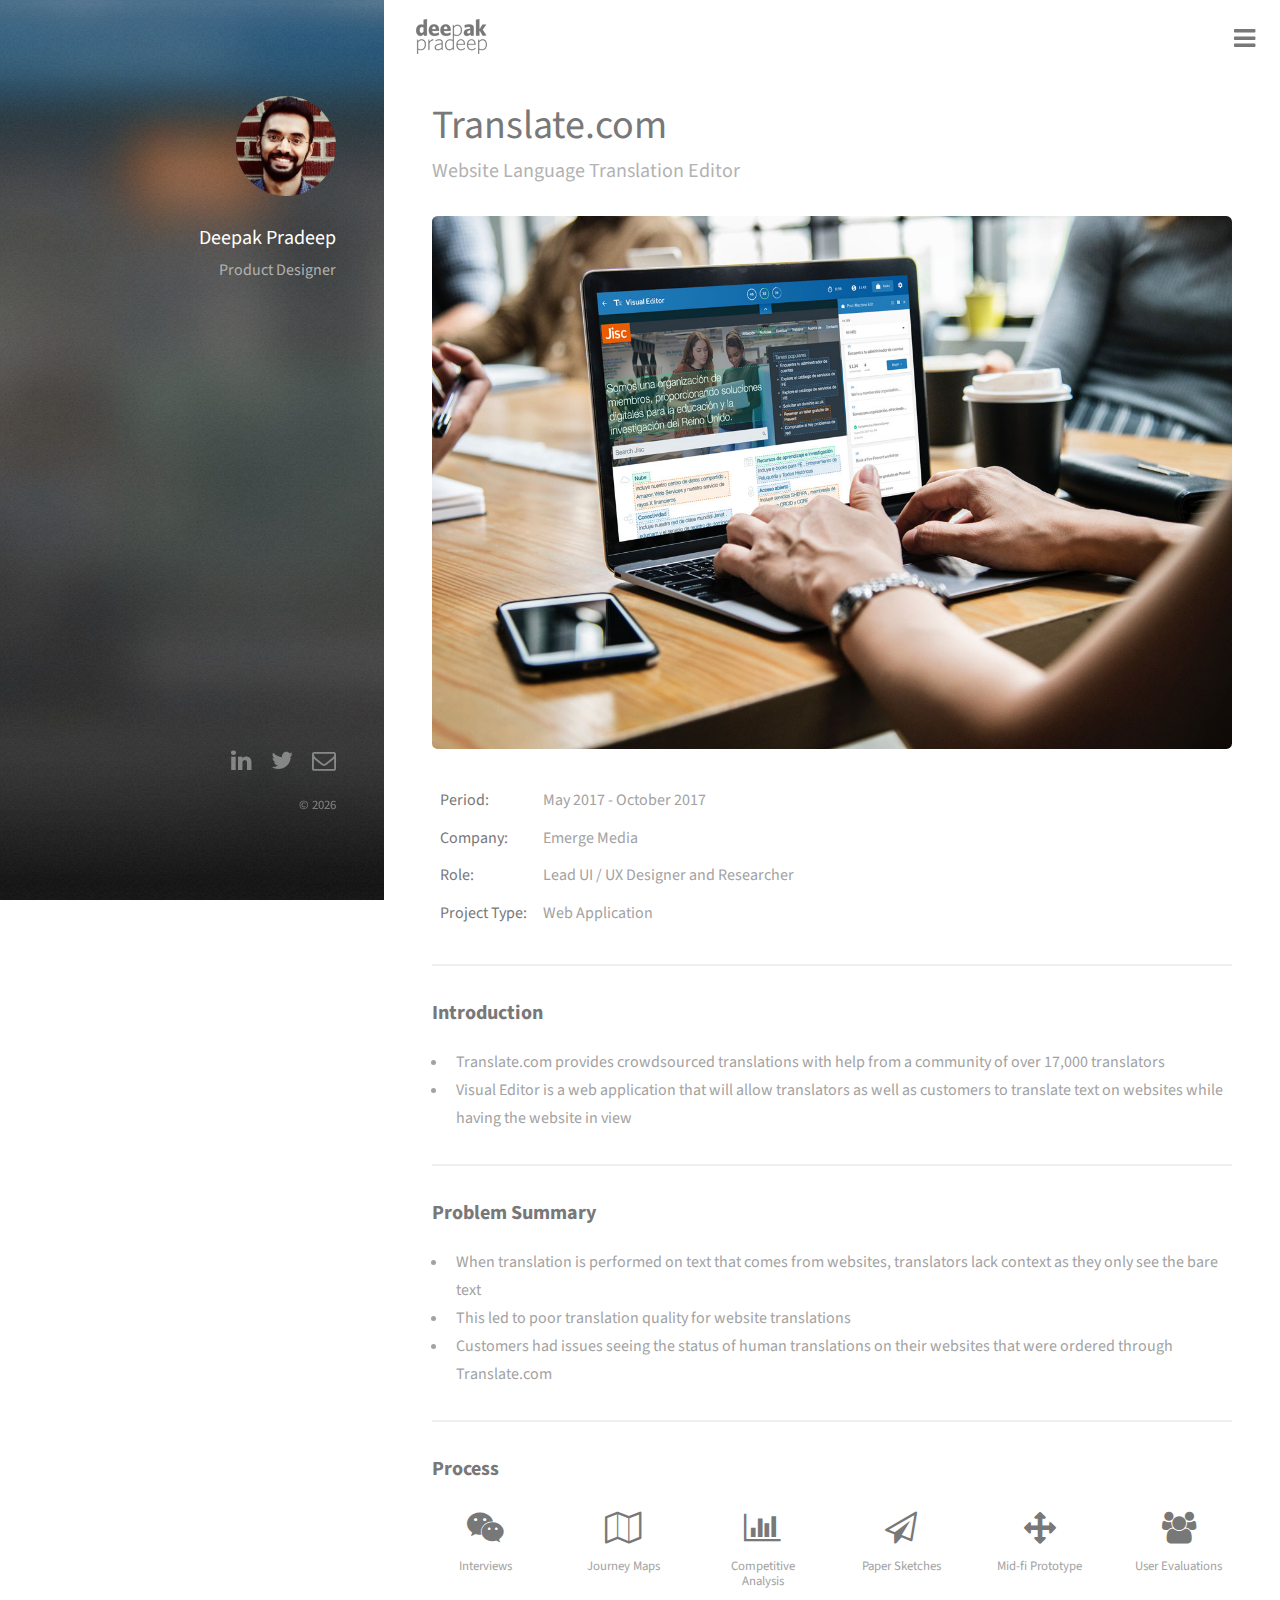
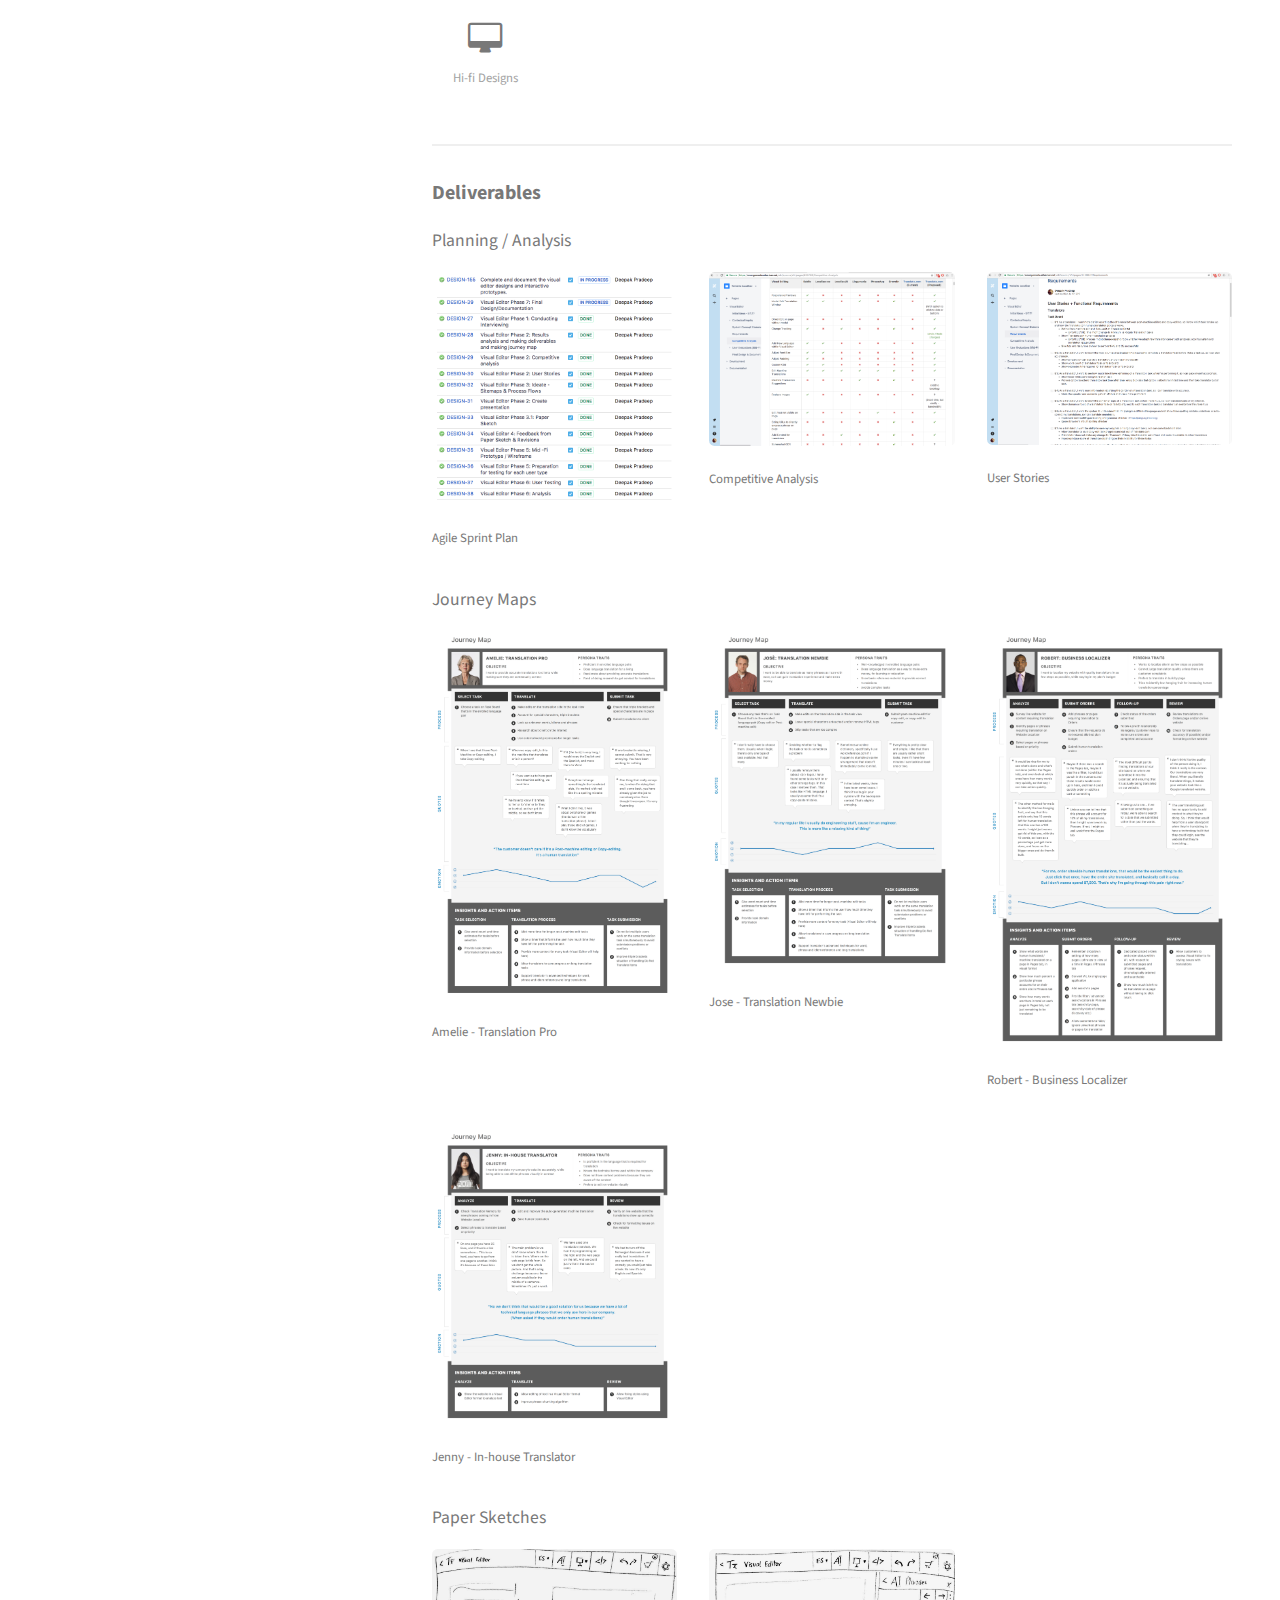
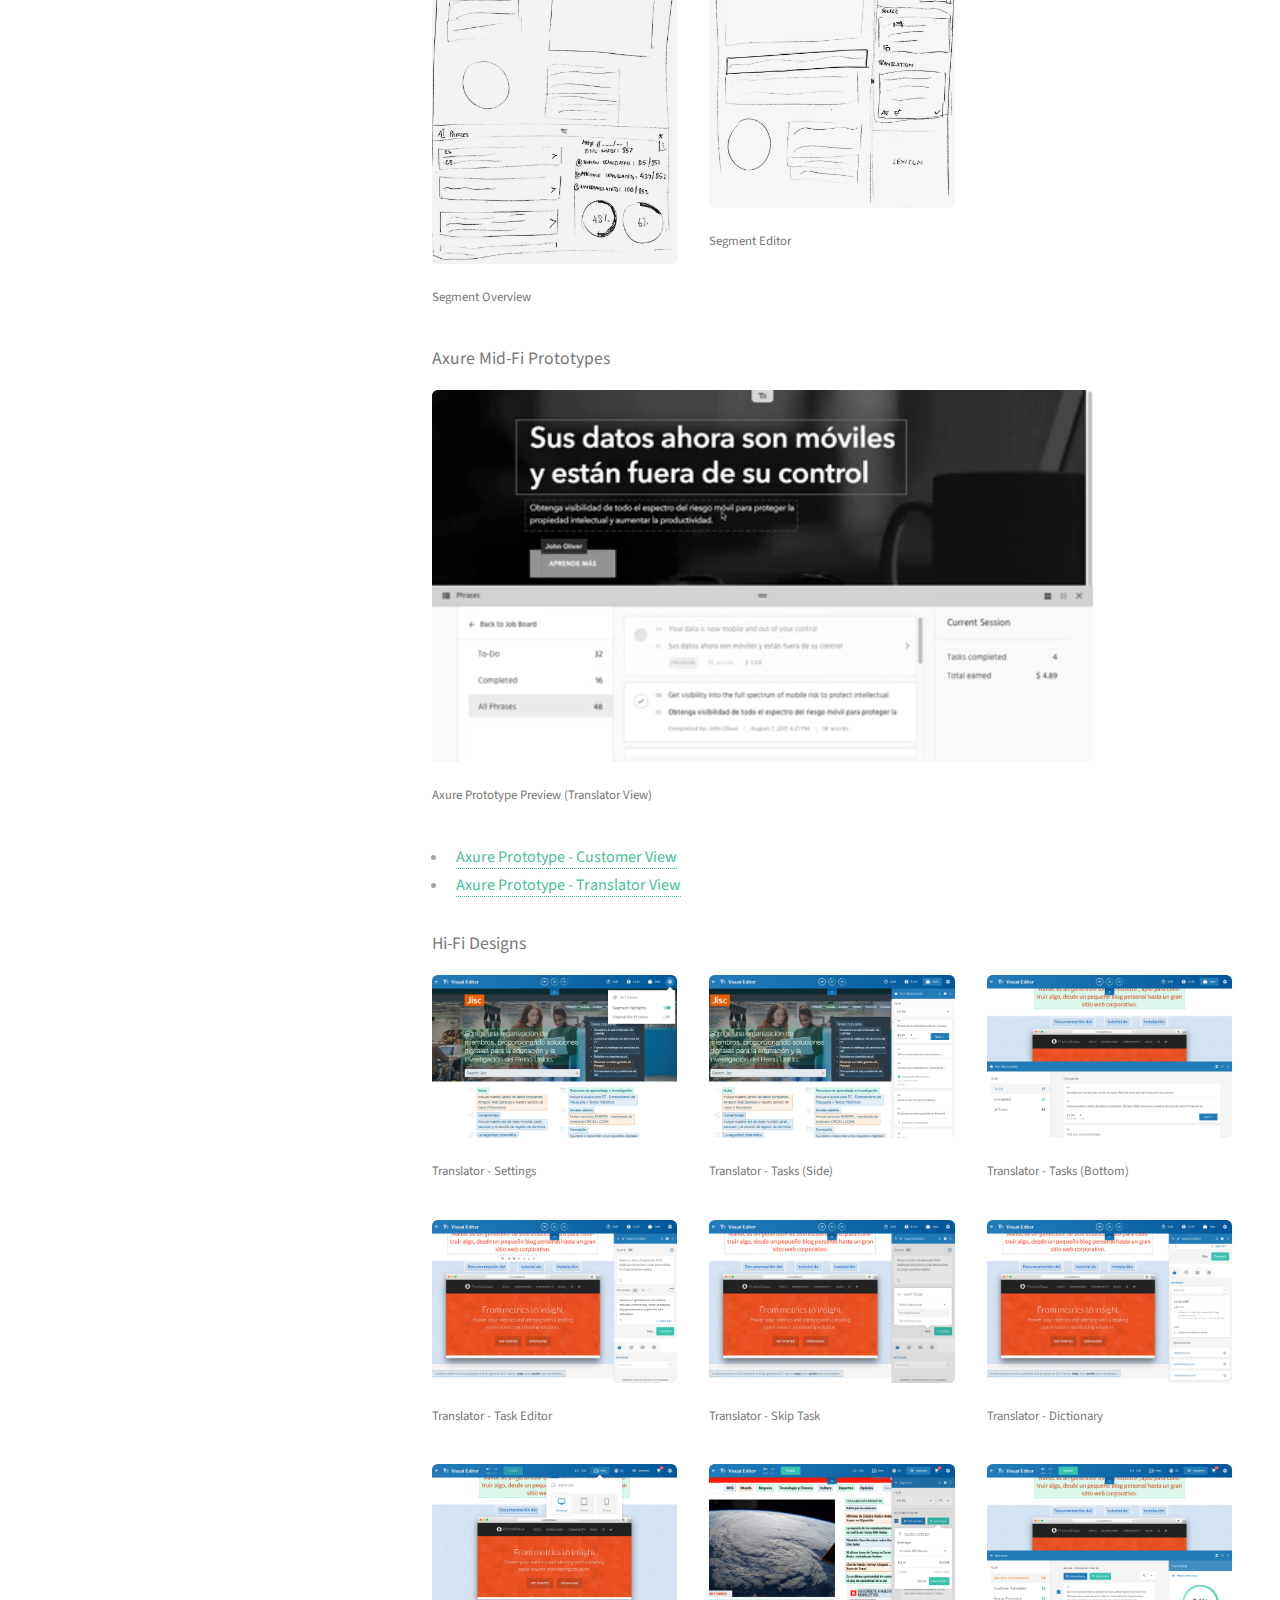
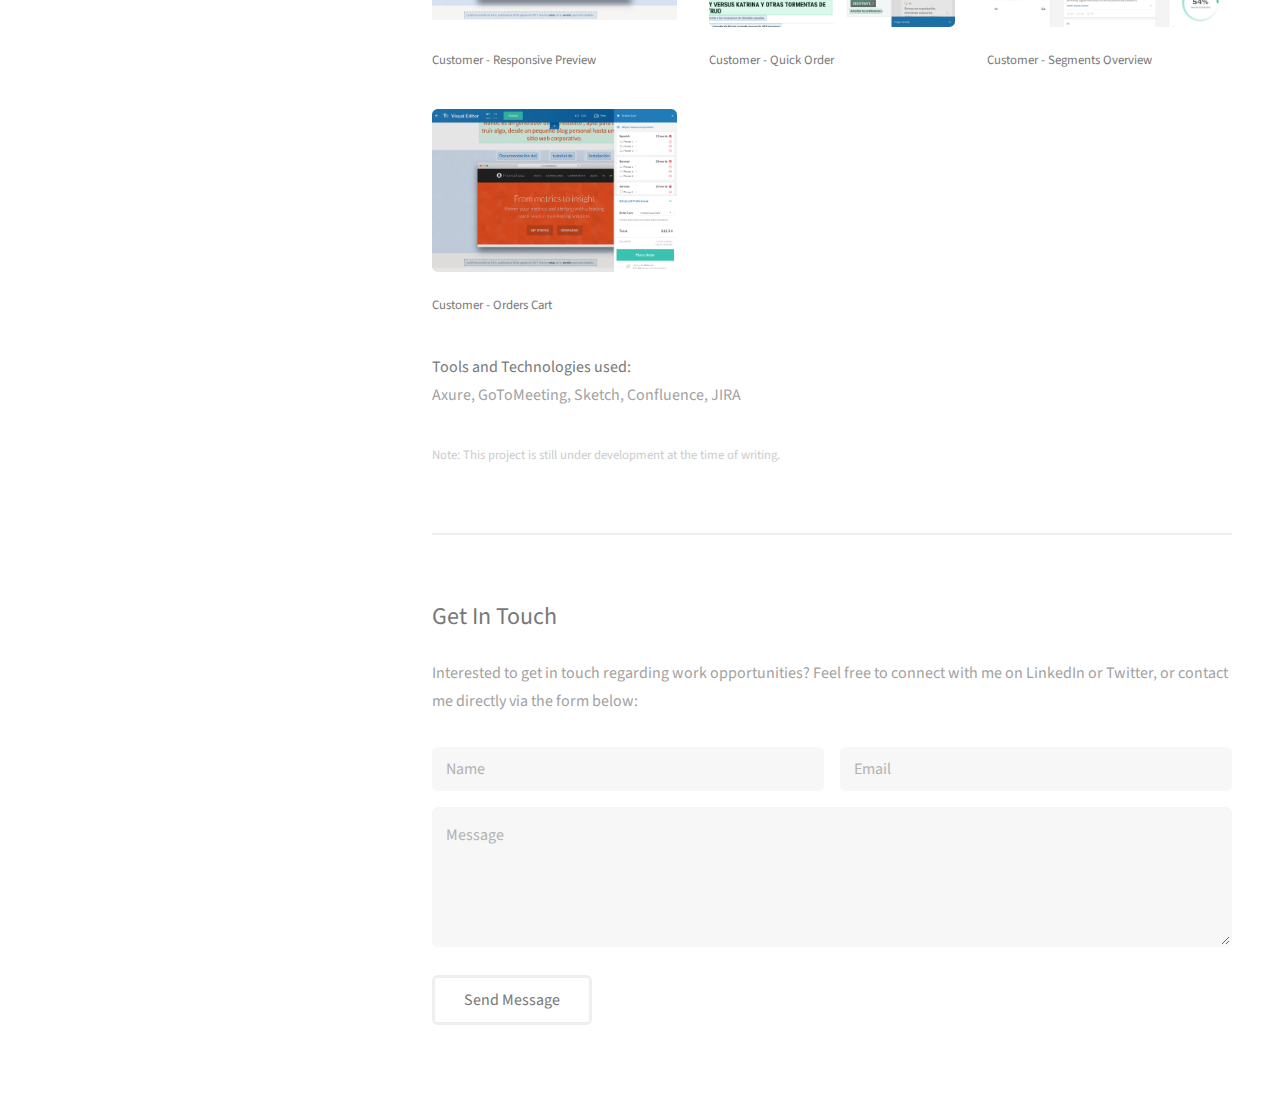
<file: translate-editor.html>
<!DOCTYPE HTML>
<html>
	<head>
		<title>Deepak Pradeep | Product Designer in Chicago</title>
		<meta charset="utf-8" />
		<meta name="viewport" content="width=device-width, initial-scale=1" />
		<meta name="description" content="Portfolio Website" />
		<meta property="og:title" content="Deepak Pradeep" />
		<meta property="og:description" content="Product Designer in Chicago" />
		<meta property="og:image" content="/images/deepak.jpg" />
		<link rel="shortcut icon" type="image/png" href="images/deepak.png"/>
		<!--[if lte IE 8]><script src="assets/js/ie/html5shiv.js"></script><![endif]-->
		<link rel="stylesheet" href="assets/css/main.css" />
		<link rel="stylesheet" href="assets/css/custom.css" />
		<!--[if lte IE 8]><link rel="stylesheet" href="assets/css/ie8.css" /><![endif]-->
	</head>
	<body id="top">

		<!-- Header -->
			<header id="headerProject" class="translate-editor-header">
				<a href="index.html" class="image avatar"><img src="images/deepak.jpg" alt="" /></a>
				<h1><strong>Deepak Pradeep</strong></h1>
				<p>Product Designer</p>
			</header>

		<!-- Main -->
			<div id='nav-menu2' class="nav-border-bottom">
				<a href="index.html" class="nav-menu-home"><img src="images/deepak-logo.png" alt="Deepak Pradeep" /></a>
				<input type="checkbox" id="op2"></input>
				<div class="overlay-menu-icon">
					<label for="op2"><span class="icon fa-navicon"></span></label>
				</div>
				<div class="overlay overlay-hugeinc">
					<label for="op2"><span class="icon fa-close"></span></label>
					<nav>
						<ul>
							<li><a href="index.html">Home</a></li>
							<li><a href="about.html">About</a></li>
							<li><a href="projects.html">Projects</a></li>
							<li><a href="contact.html">Contact</a></li>
						</ul>
					</nav>
				</div>
			</div>
			<div id="nav-menu">
				<a href="index.html" class="nav-menu-home"><img src="images/deepak-logo.png" alt="Deepak Pradeep" /></a>
				<input type="checkbox" id="op"></input>
				<div class="overlay-menu-icon">
					<label for="op"><span class="icon fa-navicon"></span></label>
				</div>
				<div class="overlay overlay-hugeinc">
				<label for="op"><span class="icon fa-close"></span></label>
				<nav>
					<ul>
						<li><a href="index.html">Home</a></li>
						<li><a href="about.html">About</a></li>
						<li><a href="projects.html">Projects</a></li>
						<li><a href="contact.html">Contact</a></li>
					</ul>
				</nav>
			</div>
			</div>

			<a href="mint.html"><span class="icon fa-chevron-right projectNavArrow project-nav-right" title="Next project (Mint)"></span></a>
			<div id="project">

				<!-- One -->
					<section id="one">
						<header class="work">
							<h2>Translate.com</h2>
							<p>Website Language Translation Editor</p>
						</header>
						<img class="image fit" src="images/projects/translate-editor/translate-editor.jpg">
						<div class="row">
							<div class="table-wrapper project-table">
								<table>
									<tbody>
										<tr>
											<td><strong>Period: </strong></td>
											<td>May 2017 - October 2017</td>
										</tr>
										<tr>
											<td><strong>Company: </strong></td>
											<td>Emerge Media</td>
										</tr>
										<tr>
											<td><strong>Role: </strong></td>
											<td>Lead UI / UX Designer and Researcher</td>
										</tr>
										<tr>
											<td><strong>Project Type: </strong></td>
											<td>Web Application</td>
										</tr>
									</tbody>
								</table>
							</div>
						</div>

						<hr>

						<h3>Introduction</h3>
						<ul>
							<li>Translate.com provides crowdsourced translations with help from a community of over 17,000 translators</li>
							<li>Visual Editor is a web application that will allow translators as well as customers to translate text on websites while having the website in view</li>
						</ul>
						<hr>

						<h3>Problem Summary</h3>
						<ul>
							<li>When translation is performed on text that comes from websites, translators lack context as they only see the bare text</li>
							<li>This led to poor translation quality for website translations</li>
							<li>Customers had issues seeing the status of human translations on their websites that were ordered through Translate.com</li>
						</ul>
						<hr>

						<h3>Process</h3>
						<div class="row work-process">
							<div class="2u 4u(small) align-center">
								<h2 class="icon fa-wechat"></h2>
								<p>Interviews</p>
							</div>
							<div class="2u 4u(small) align-center">
								<h2 class="icon fa-map-o"></h2>
								<p>Journey Maps</p>
							</div>
							<div class="2u 4u(small) align-center">
								<h2 class="icon fa-bar-chart-o"></h2>
								<p>Competitive Analysis</p>
							</div>
							<div class="2u 4u(small) align-center">
								<h2 class="icon fa-paper-plane-o"></h2>
								<p>Paper Sketches</p>
							</div>
							<div class="2u 4u(small) align-center">
								<h2 class="icon fa-arrows"></h2>
								<p>Mid-fi Prototype</p>
							</div>
							<div class="2u 4u(small) align-center">
								<h2 class="icon fa-users"></h2>
								<p>User Evaluations</p>
							</div>
						</div>
						<div class="row work-process">
							<div class="2u 4u(small) align-center">
								<h2 class="icon fa-desktop"></h2>
								<p>Hi-fi Designs</p>
							</div>
						</div>
						<hr>

						<h3>Deliverables</h3>
						<section id="two">
							<h4>Planning / Analysis</h4>
							<div class="row">
								<article class="4u 12u$(xsmall) work-item-project">
									<a href="images/projects/translate-editor/agile.png" class="image fit thumb"><img src="images/projects/translate-editor/agile.png" alt="Translate Editor Plan" /></a>
									<h3>Agile Sprint Plan</h3>
								</article>
								<article class="4u 12u$(xsmall) work-item-project">
									<a href="images/projects/translate-editor/competitive-analysis.png" class="image fit thumb"><img src="images/projects/translate-editor/competitive-analysis.png" alt="Translate Editor Plan" /></a>
									<h3>Competitive Analysis</h3>
								</article>
								<article class="4u 12u$(xsmall) work-item-project">
									<a href="images/projects/translate-editor/user-stories.png" class="image fit thumb"><img src="images/projects/translate-editor/user-stories.png" alt="Translate Editor Plan" /></a>
									<h3>User Stories</h3>
								</article>
							</div>
							<h4>Journey Maps</h4>
							<div class="row">
								<article class="4u 12u$(xsmall) work-item-project">
									<a href="images/projects/translate-editor/amelie-map.png" class="image fit thumb"><img src="images/projects/translate-editor/amelie-map.png" alt="Amelie Journey Map" /></a>
									<h3>Amelie - Translation Pro</h3>
								</article>
								<article class="4u 12u$(xsmall) work-item-project">
									<a href="images/projects/translate-editor/jose-map.png" class="image fit thumb"><img src="images/projects/translate-editor/jose-map.png" alt="Translate Editor Plan" /></a>
									<h3>Jose - Translation Newbie</h3>
								</article>
								<article class="4u 12u$(xsmall) work-item-project">
									<a href="images/projects/translate-editor/robert-map.png" class="image fit thumb"><img src="images/projects/translate-editor/robert-map.png" alt="Translate Editor Plan" /></a>
									<h3>Robert - Business Localizer</h3>
								</article>
								<article class="4u 12u$(xsmall) work-item-project">
									<a href="images/projects/translate-editor/jenny-map.png" class="image fit thumb"><img src="images/projects/translate-editor/jenny-map.png" alt="Translate Editor Plan" /></a>
									<h3>Jenny - In-house Translator</h3>
								</article>
							</div>

							<h4>Paper Sketches</h4>
							<div class="row">
								<article class="4u 12u$(xsmall) work-item-project">
									<a href="images/projects/translate-editor/translate-editor-sketch-1.jpg" class="image fit thumb"><img src="images/projects/translate-editor/translate-editor-sketch-1.jpg" alt="Amelie Journey Map" /></a>
									<h3>Segment Overview</h3>
								</article>
								<article class="4u 12u$(xsmall) work-item-project">
									<a href="images/projects/translate-editor/translate-editor-sketch-2.jpg" class="image fit thumb"><img src="images/projects/translate-editor/translate-editor-sketch-2.jpg" alt="Translate Editor Plan" /></a>
									<h3>Segment Editor</h3>
								</article>
							</div>

							<h4>Axure Mid-Fi Prototypes</h4>
							<div class="row">
								<article class="10u 12u$(xsmall) work-item-project">
									<a href="images/projects/translate-editor/prototype-animation.gif" class="image fit thumb"><img src="images/projects/translate-editor/prototype-animation.gif" alt="Axure Prototype Preview (Translator View)" /></a>
									<h3>Axure Prototype Preview (Translator View)</h3>
								</article>
							</div>
							<ul>
								<li><a target="_blank" href="http://hs6kv2.axshare.com/#g=1&p=visual_editor_-_customer&c=1">Axure Prototype - Customer View</a></li>
								<li><a target="_blank" href="http://hs6kv2.axshare.com/#g=1&p=visual_editor_-_translator&c=1">Axure Prototype - Translator View</a></li>
							</ul>

							<h4>Hi-Fi Designs</h4>
							<div class="row">
								<article class="4u 12u$(xsmall) work-item-project">
									<a href="images/projects/translate-editor/translate-editor-1.png" class="image fit thumb"><img src="images/projects/translate-editor/translate-editor-1.png" alt="Translator Vie - Settings" /></a>
									<h3>Translator - Settings</h3>
								</article>
								<article class="4u 12u$(xsmall) work-item-project">
									<a href="images/projects/translate-editor/translate-editor-2.png" class="image fit thumb"><img src="images/projects/translate-editor/translate-editor-2.png" alt="Translator - Tasks" /></a>
									<h3>Translator - Tasks (Side)</h3>
								</article>
								<article class="4u 12u$(xsmall) work-item-project">
									<a href="images/projects/translate-editor/translate-editor-3.png" class="image fit thumb"><img src="images/projects/translate-editor/translate-editor-3.png" alt="Translator - Tasks (Bottom)" /></a>
									<h3>Translator - Tasks (Bottom)</h3>
								</article>
								<article class="4u 12u$(xsmall) work-item-project">
									<a href="images/projects/translate-editor/translate-editor-4.png" class="image fit thumb"><img src="images/projects/translate-editor/translate-editor-4.png" alt="Translator - Task Editor" /></a>
									<h3>Translator - Task Editor</h3>
								</article>
								<article class="4u 12u$(xsmall) work-item-project">
									<a href="images/projects/translate-editor/translate-editor-5.png" class="image fit thumb"><img src="images/projects/translate-editor/translate-editor-5.png" alt="Translator - Skip Task" /></a>
									<h3>Translator - Skip Task</h3>
								</article>
								<article class="4u 12u$(xsmall) work-item-project">
									<a href="images/projects/translate-editor/translate-editor-6.png" class="image fit thumb"><img src="images/projects/translate-editor/translate-editor-6.png" alt="Translator - Dictionary" /></a>
									<h3>Translator - Dictionary</h3>
								</article>
								<article class="4u 12u$(xsmall) work-item-project">
									<a href="images/projects/translate-editor/translate-editor-7.png" class="image fit thumb"><img src="images/projects/translate-editor/translate-editor-7.png" alt="Customer - Responsive Preview" /></a>
									<h3>Customer - Responsive Preview</h3>
								</article>
								<article class="4u 12u$(xsmall) work-item-project">
									<a href="images/projects/translate-editor/translate-editor-8.png" class="image fit thumb"><img src="images/projects/translate-editor/translate-editor-8.png" alt="Customer - Quick Order" /></a>
									<h3>Customer - Quick Order</h3>
								</article>
								<article class="4u 12u$(xsmall) work-item-project">
									<a href="images/projects/translate-editor/translate-editor-9.png" class="image fit thumb"><img src="images/projects/translate-editor/translate-editor-9.png" alt="Customer - Segments Overview" /></a>
									<h3>Customer - Segments Overview</h3>
								</article>
								<article class="4u 12u$(xsmall) work-item-project">
									<a href="images/projects/translate-editor/translate-editor-10.png" class="image fit thumb"><img src="images/projects/translate-editor/translate-editor-10.png" alt="Customer - Orders Cart" /></a>
									<h3>Customer - Orders Cart</h3>
								</article>
							</div>
						</section>

						<p><b>Tools and Technologies used:</b><br>
						Axure, GoToMeeting, Sketch, Confluence, JIRA</p>

						<p class="footnote">Note: This project is still under development at the time of writing.</p>
					</section>

				<!-- Three -->
					<section id="three">
						<h2>Get In Touch</h2>
						<p>Interested to get in touch regarding work opportunities? Feel free to connect with me on LinkedIn or Twitter, or contact me directly via the form below:</p>
						<div class="row">
							<div class="12u 12u$(small)">
								<form method="post" action="//formspree.io/dpac90@gmail.com">
									<div class="row uniform 50%">
										<div class="6u 12u$(xsmall)"><input type="text" required name="name" id="name" placeholder="Name" /></div>
										<div class="6u$ 12u$(xsmall)"><input type="email" required name="email" id="email" placeholder="Email" /></div>
										<div class="12u$"><textarea name="message" required id="message" placeholder="Message" rows="4"></textarea></div>
									</div>
									<br />
									<ul class="actions">
										<li><input type="submit" value="Send Message" /></li>
									</ul>
								</form>
							</div>
						</div>
					</section>

			</div>

		<!-- Footer -->
			<footer id="footer">
				<ul class="icons">
					<li><a href="https://www.linkedin.com/in/dpac90" target="_blank" class="icon fa-linkedin"><span class="label">LinkedIn</span></a></li>
					<li><a href="https://twitter.com/dpac90" target="_blank" class="icon fa-twitter"><span class="label">Twitter</span></a></li>
					<li><a href="mailto:dpac90@gmail.com" class="icon fa-envelope-o"><span class="label">Email</span></a></li>
				</ul>
				<ul class="copyright">
					<li>&copy; <script type="text/javascript">document.write(new Date().getFullYear());</script></li>
				</ul>
			</footer>

		<!-- Scripts -->
			<script src="assets/js/jquery.min.js"></script>
			<script src="assets/js/jquery.poptrox.min.js"></script>
			<script src="assets/js/skel.min.js"></script>
			<script src="assets/js/util.js"></script>
			<!--[if lte IE 8]><script src="assets/js/ie/respond.min.js"></script><![endif]-->
			<script src="assets/js/main.js"></script>

			<script>
				$(document).scroll(function() { //Show the top menu with shadow after scrolling down 50px
				  var y = $(this).scrollTop();
				  if (y > 10) {
				    $('#nav-menu').fadeIn();
				  } else {
				    $('#nav-menu').fadeOut();
				  }
				});
			</script>

			<script type="text/javascript">
				var timeOut;
				function scrollToTop() {
					if (document.body.scrollTop!=0 || document.documentElement.scrollTop!=0){
						window.scrollBy(0,-50);
						timeOut=setTimeout('scrollToTop()',10);
					}
					else clearTimeout(timeOut);
				}
			</script>

			<!-- Google Analytics Tracking Script -->
			<script>
				(function(i,s,o,g,r,a,m){i['GoogleAnalyticsObject']=r;i[r]=i[r]||function(){
					(i[r].q=i[r].q||[]).push(arguments)},i[r].l=1*new Date();a=s.createElement(o),
					m=s.getElementsByTagName(o)[0];a.async=1;a.src=g;m.parentNode.insertBefore(a,m)
				})(window,document,'script','//www.google-analytics.com/analytics.js','ga');

				ga('create', 'UA-74353363-1', 'auto');
				ga('send', 'pageview');

			</script>

	</body>
</html>
</file>
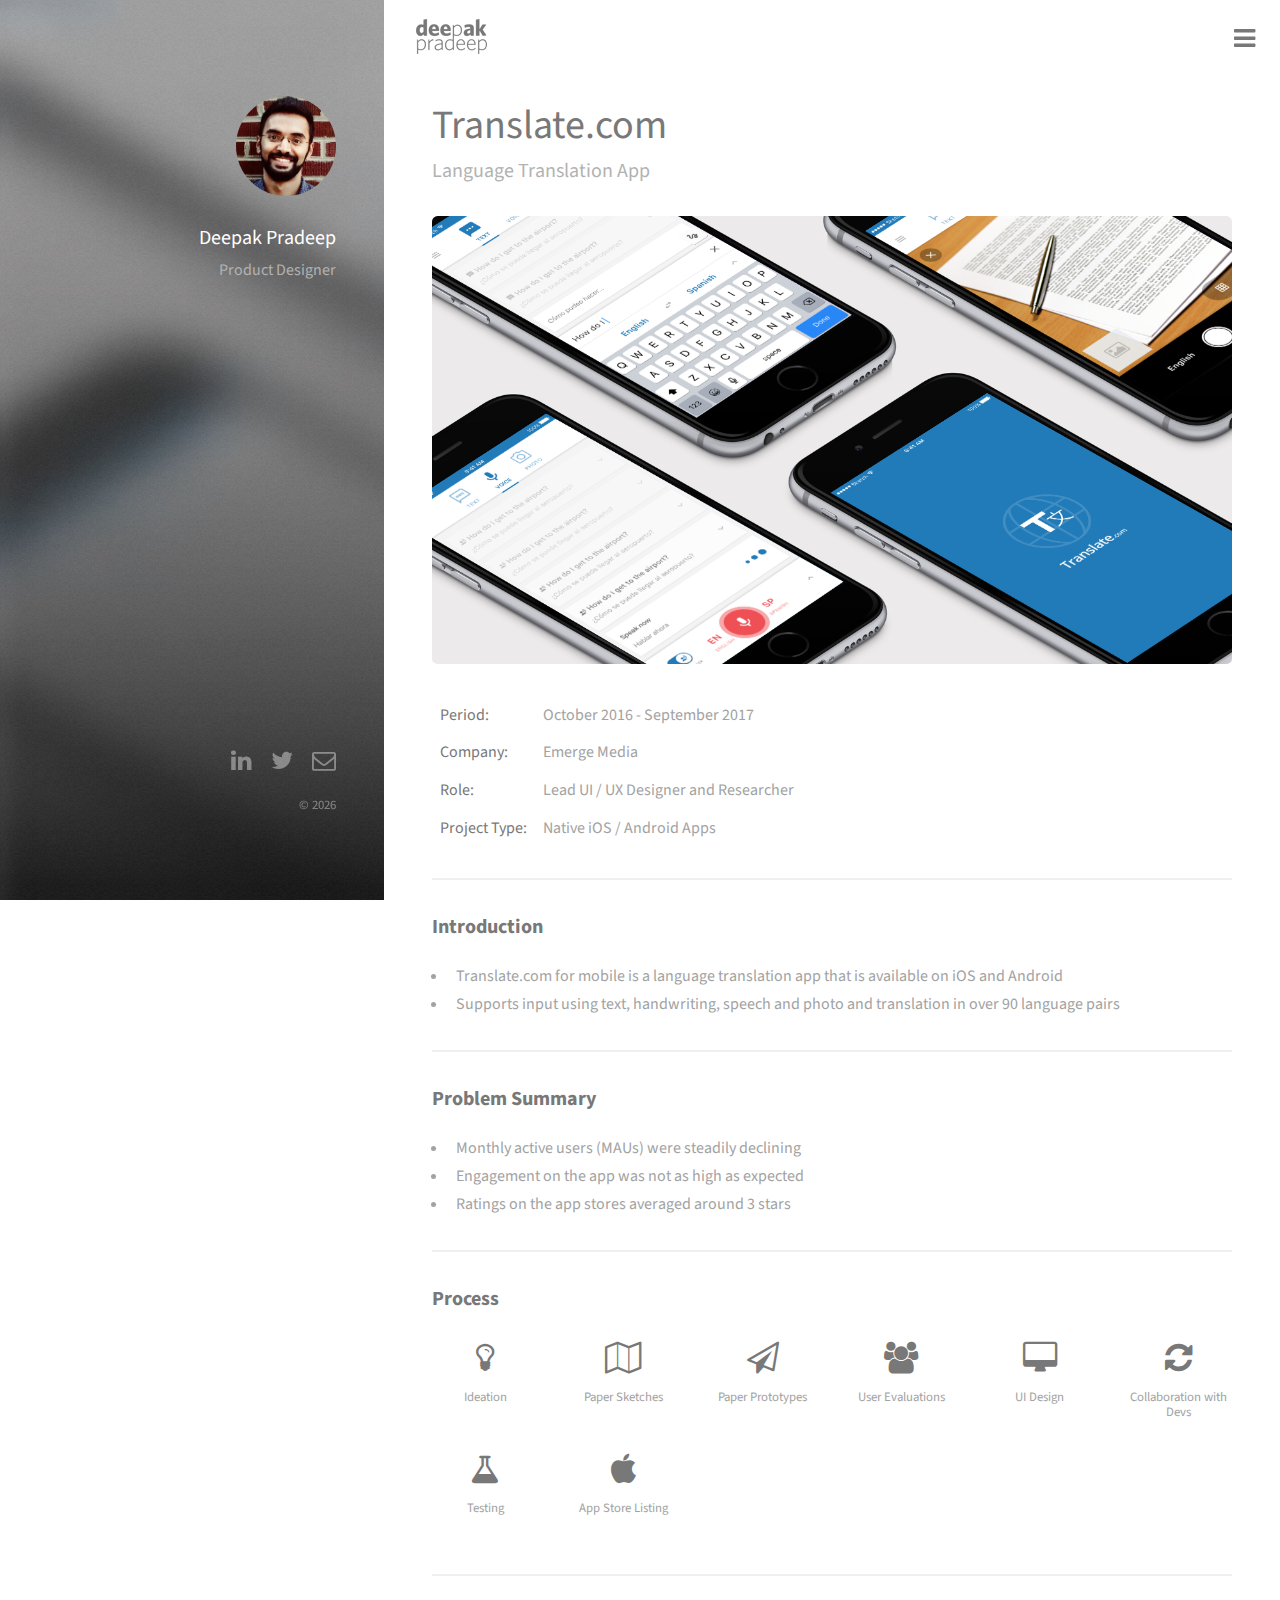
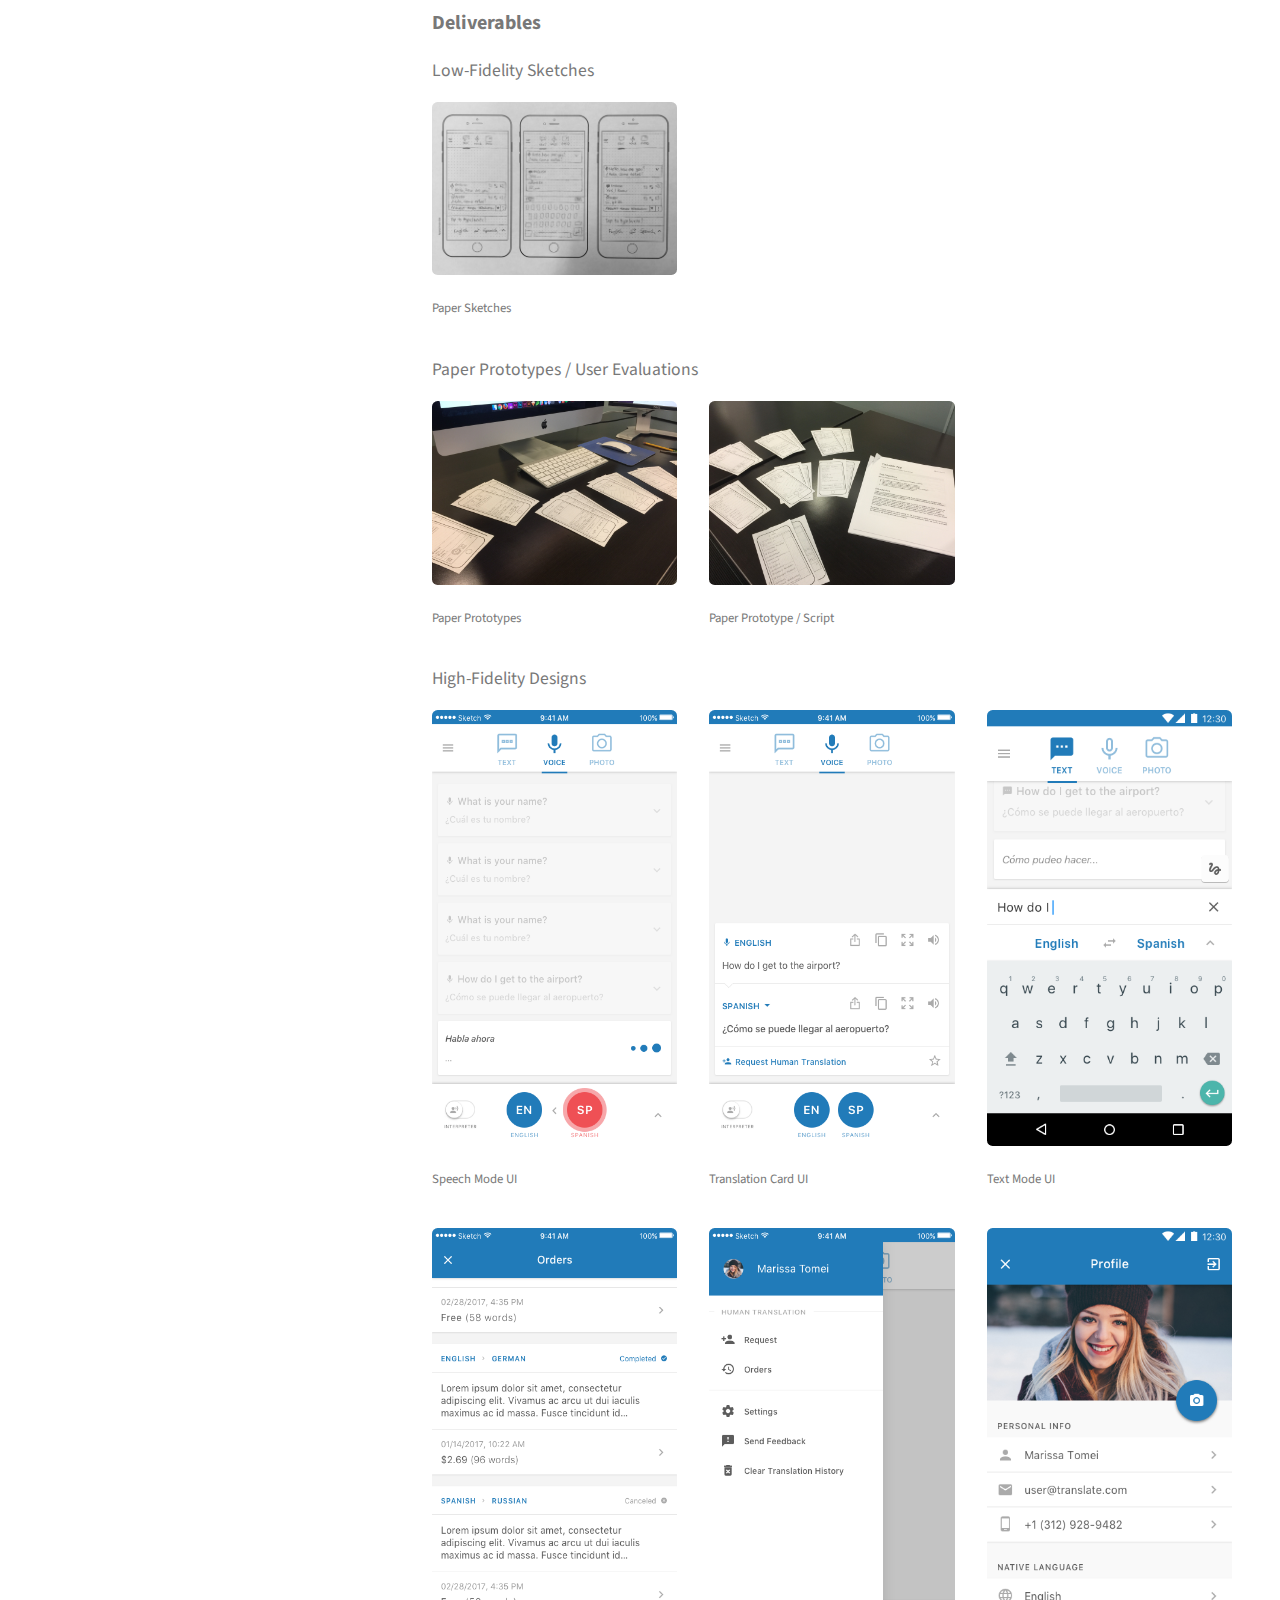
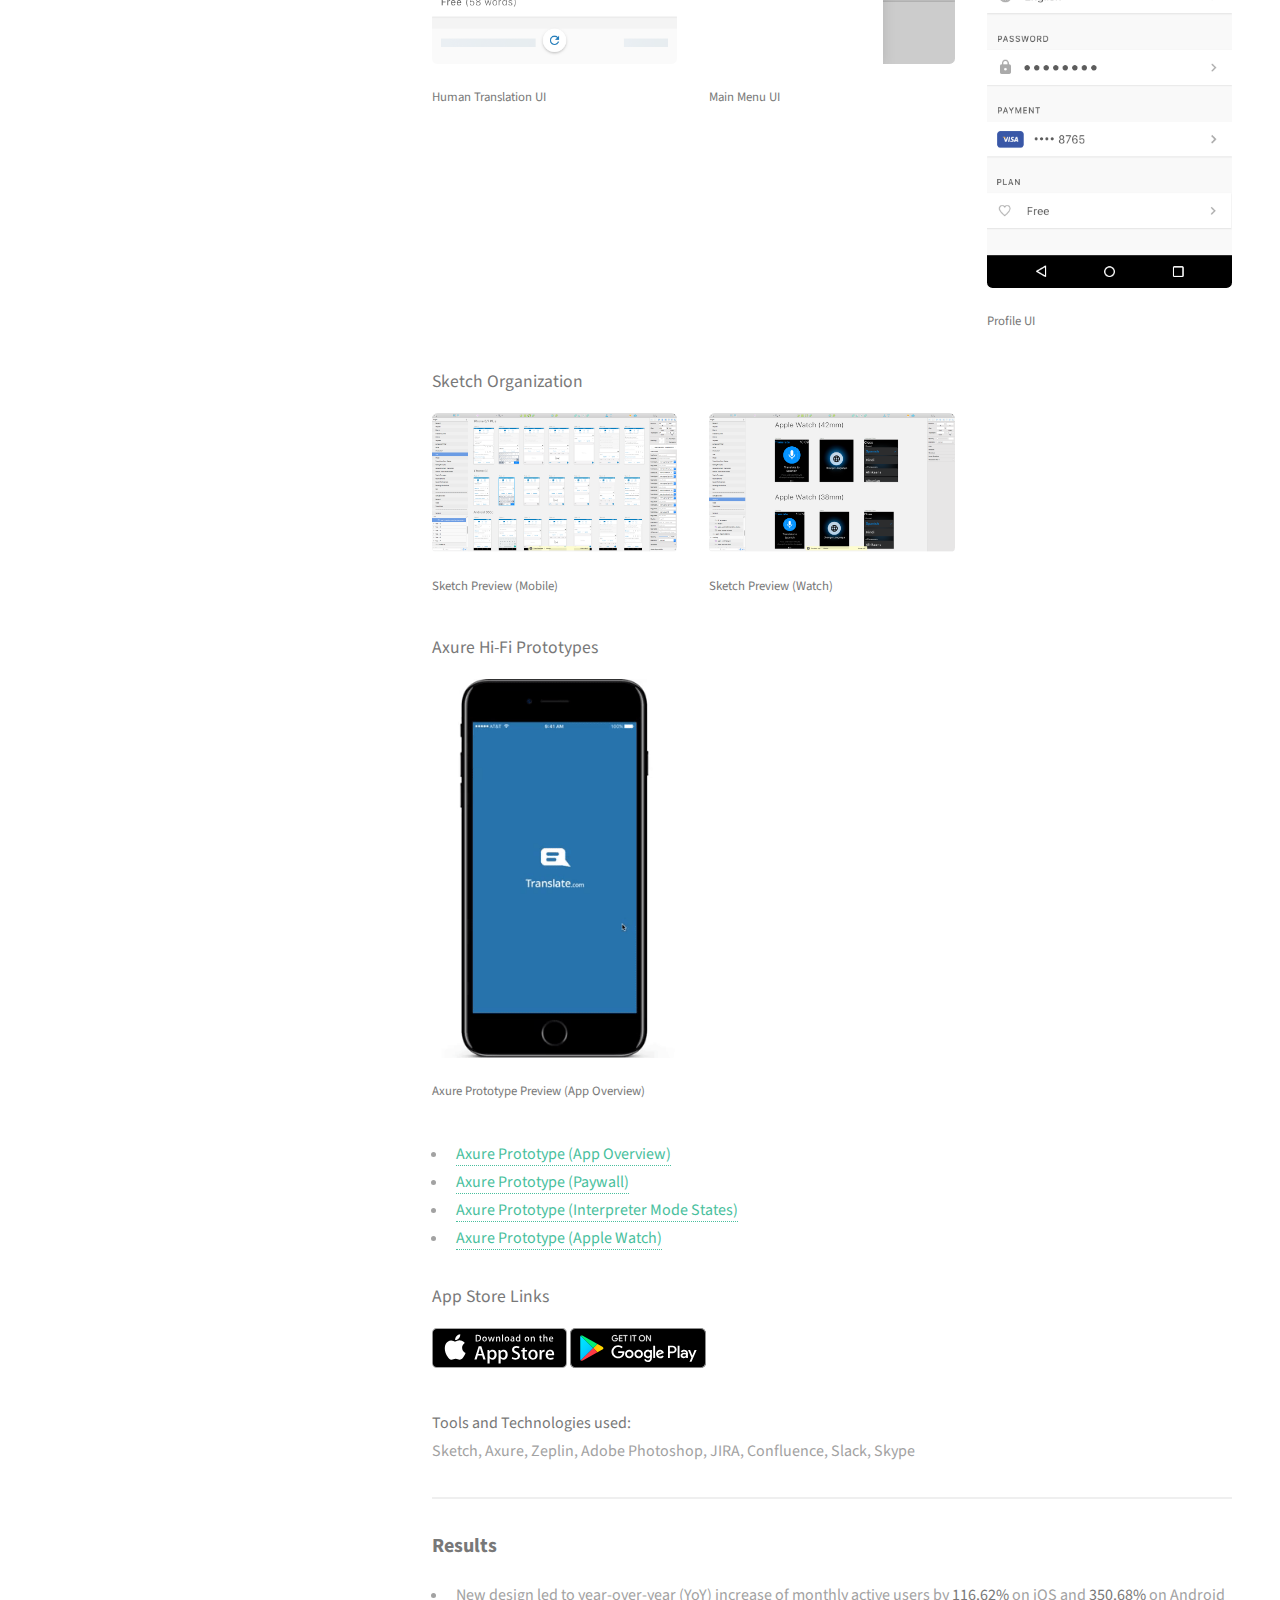
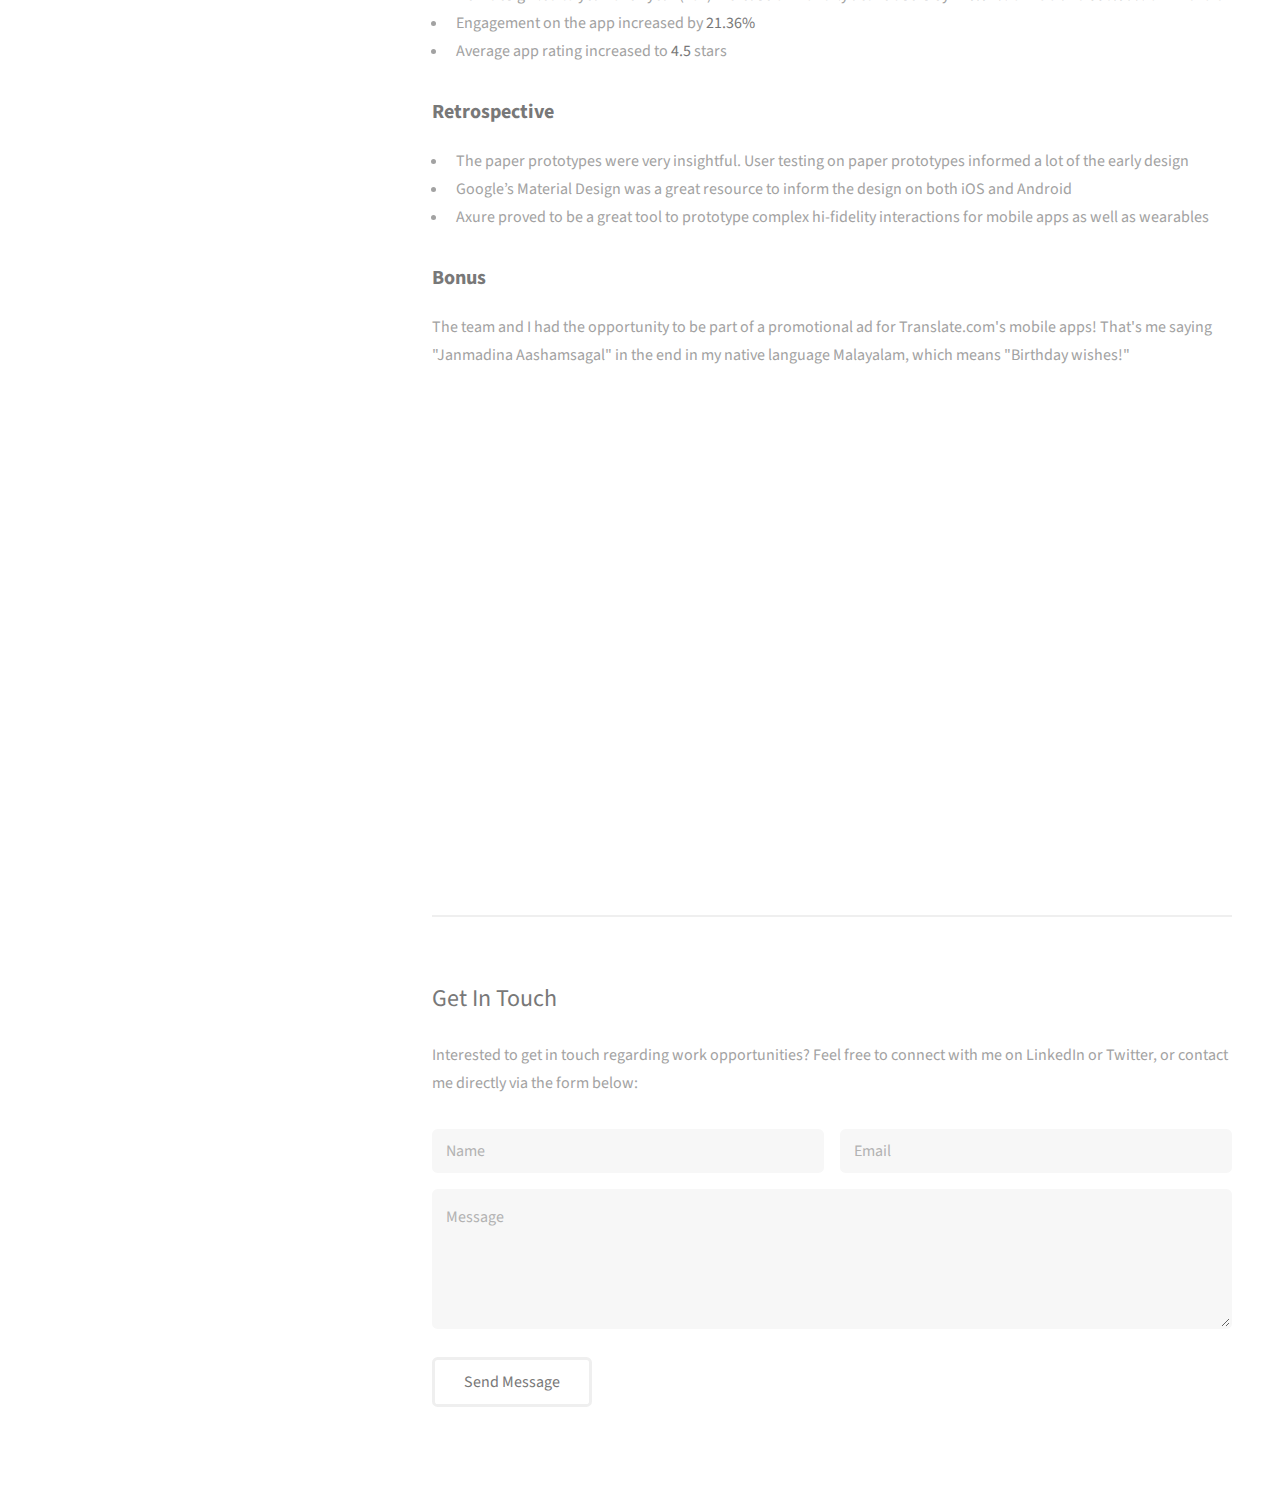
<file: translate-mobile.html>
<!DOCTYPE HTML>
<html>
	<head>
		<title>Deepak Pradeep | Product Designer in Chicago</title>
		<meta charset="utf-8" />
		<meta name="viewport" content="width=device-width, initial-scale=1" />
		<meta name="description" content="Portfolio Website" />
		<meta property="og:title" content="Deepak Pradeep" />
		<meta property="og:description" content="Product Designer in Chicago" />
		<meta property="og:image" content="/images/deepak.jpg" />
		<link rel="shortcut icon" type="image/png" href="images/deepak.png"/>
		<!--[if lte IE 8]><script src="assets/js/ie/html5shiv.js"></script><![endif]-->
		<link rel="stylesheet" href="assets/css/main.css" />
		<link rel="stylesheet" href="assets/css/custom.css" />
		<!--[if lte IE 8]><link rel="stylesheet" href="assets/css/ie8.css" /><![endif]-->
	</head>
	<body id="top">

		<!-- Header -->
			<header id="headerProject" class="translate-mobile-header">
				<a href="index.html" class="image avatar"><img src="images/deepak.jpg" alt="" /></a>
				<h1><strong>Deepak Pradeep</strong></h1>
				<p>Product Designer</p>
			</header>

		<!-- Main -->
			<div id='nav-menu2' class="nav-border-bottom">
				<a href="index.html" class="nav-menu-home"><img src="images/deepak-logo.png" alt="Deepak Pradeep" /></a>
				<input type="checkbox" id="op2"></input>
				<div class="overlay-menu-icon">
					<label for="op2"><span class="icon fa-navicon"></span></label>
				</div>
				<div class="overlay overlay-hugeinc">
					<label for="op2"><span class="icon fa-close"></span></label>
					<nav>
						<ul>
							<li><a href="index.html">Home</a></li>
							<li><a href="about.html">About</a></li>
							<li><a href="projects.html">Projects</a></li>
							<li><a href="contact.html">Contact</a></li>
						</ul>
					</nav>
				</div>
			</div>
			<div id="nav-menu">
				<a href="index.html" class="nav-menu-home"><img src="images/deepak-logo.png" alt="Deepak Pradeep" /></a>
				<input type="checkbox" id="op"></input>
				<div class="overlay-menu-icon">
					<label for="op"><span class="icon fa-navicon"></span></label>
				</div>
				<div class="overlay overlay-hugeinc">
				<label for="op"><span class="icon fa-close"></span></label>
				<nav>
					<ul>
						<li><a href="index.html">Home</a></li>
						<li><a href="about.html">About</a></li>
						<li><a href="projects.html">Projects</a></li>
						<li><a href="contact.html">Contact</a></li>
					</ul>
				</nav>
			</div>
			</div>

			<a href="mint.html"><span class="icon fa-chevron-right projectNavArrow project-nav-right" title="Next project (Mint)"></span></a>
			<div id="project">

				<!-- One -->
					<section id="one">
						<header class="work">
							<h2>Translate.com</h2>
							<p>Language Translation App</p>
						</header>
						<img class="image fit" src="images/projects/translate-mobile/translate-mobile.png">
						<div class="row">
							<div class="table-wrapper project-table">
								<table>
									<tbody>
										<tr>
											<td><strong>Period: </strong></td>
											<td>October 2016 - September 2017</td>
										</tr>
										<tr>
											<td><strong>Company: </strong></td>
											<td>Emerge Media</td>
										</tr>
										<tr>
											<td><strong>Role: </strong></td>
											<td>Lead UI / UX Designer and Researcher</td>
										</tr>
										<tr>
											<td><strong>Project Type: </strong></td>
											<td>Native iOS / Android Apps</td>
										</tr>
									</tbody>
								</table>
							</div>
						</div>

						<hr>

						<h3>Introduction</h3>
						<ul>
							<li>Translate.com for mobile is a language translation app that is available on iOS and Android</li>
							<li>Supports input using text, handwriting, speech and photo and translation in over 90 language pairs</li>
						</ul>
						<hr>

						<h3>Problem Summary</h3>
						<ul>
							<li>Monthly active users (MAUs) were steadily declining</li>
							<li>Engagement on the app was not as high as expected</li>
							<li>Ratings on the app stores averaged around 3 stars</li>
						</ul>
						<hr>

						<h3>Process</h3>
						<div class="row work-process">
							<div class="2u 4u(small) align-center">
								<h2 class="icon fa-lightbulb-o"></h2>
								<p>Ideation</p>
							</div>
							<div class="2u 4u(small) align-center">
								<h2 class="icon fa-map-o"></h2>
								<p>Paper Sketches</p>
							</div>
							<div class="2u 4u(small) align-center">
								<h2 class="icon fa-paper-plane-o"></h2>
								<p>Paper Prototypes</p>
							</div>
							<div class="2u 4u(small) align-center">
								<h2 class="icon fa-users"></h2>
								<p>User Evaluations</p>
							</div>
							<div class="2u 4u(small) align-center">
								<h2 class="icon fa-desktop"></h2>
								<p>UI Design</p>
							</div>
							<div class="2u 4u(small) align-center">
								<h2 class="icon fa-refresh"></h2>
								<p>Collaboration with Devs</p>
							</div>
						</div>
						<div class="row work-process">
							<div class="2u 4u(small) align-center">
								<h2 class="icon fa-flask"></h2>
								<p>Testing</p>
							</div>
							<div class="2u 4u(small) align-center">
								<h2 class="icon fa-apple"></h2>
								<p>App Store Listing</p>
							</div>
						</div>
						<hr>

						<h3>Deliverables</h3>
						<section id="two">
							<h4>Low-Fidelity Sketches</h4>
							<div class="row">
								<article class="4u 12u$(xsmall) work-item-project">
									<a href="images/projects/translate-mobile/paper-sketch-1.jpg" class="image fit thumb"><img src="images/projects/translate-mobile/paper-sketch-1.jpg" alt="Paper Sketches" /></a>
									<h3>Paper Sketches</h3>
								</article>
							</div>
							<h4>Paper Prototypes / User Evaluations</h4>
							<div class="row">
								<article class="4u 12u$(xsmall) work-item-project">
									<a href="images/projects/translate-mobile/paper-proto-1.jpg" class="image fit thumb"><img src="images/projects/translate-mobile/paper-proto-1.jpg" alt="Paper Prototypes" /></a>
									<h3>Paper Prototypes</h3>
								</article>
								<article class="4u 12u$(xsmall) work-item-project">
									<a href="images/projects/translate-mobile/paper-proto-2.jpg" class="image fit thumb"><img src="images/projects/translate-mobile/paper-proto-2.jpg" alt="Paper Prototype / Script" /></a>
									<h3>Paper Prototype / Script</h3>
								</article>
							</div>
							<h4>High-Fidelity Designs</h4>
							<div class="row">
								<article class="4u 12u$(xsmall) work-item-project">
									<a href="images/projects/translate-mobile/ui-design-1.png" class="image fit thumb"><img src="images/projects/translate-mobile/ui-design-1.png" alt="Speech Mode UI" /></a>
									<h3>Speech Mode UI</h3>
								</article>
								<article class="4u 12u$(xsmall) work-item-project">
									<a href="images/projects/translate-mobile/ui-design-2.png" class="image fit thumb"><img src="images/projects/translate-mobile/ui-design-2.png" alt="Translation Card UI" /></a>
									<h3>Translation Card UI</h3>
								</article>
								<article class="4u 12u$(xsmall) work-item-project">
									<a href="images/projects/translate-mobile/ui-design-3.png" class="image fit thumb"><img src="images/projects/translate-mobile/ui-design-3.png" alt="Text Mode UI" /></a>
									<h3>Text Mode UI</h3>
								</article>
								<article class="4u 12u$(xsmall) work-item-project">
									<a href="images/projects/translate-mobile/ui-design-4.png" class="image fit thumb"><img src="images/projects/translate-mobile/ui-design-4.png" alt="Human Translation UI" /></a>
									<h3>Human Translation UI</h3>
								</article>
								<article class="4u 12u$(xsmall) work-item-project">
									<a href="images/projects/translate-mobile/ui-design-5.png" class="image fit thumb"><img src="images/projects/translate-mobile/ui-design-5.png" alt="Main Menu UI" /></a>
									<h3>Main Menu UI</h3>
								</article>
								<article class="4u 12u$(xsmall) work-item-project">
									<a href="images/projects/translate-mobile/ui-design-6.png" class="image fit thumb"><img src="images/projects/translate-mobile/ui-design-6.png" alt="Profile UI" /></a>
									<h3>Profile UI</h3>
								</article>
							</div>
							<h4>Sketch Organization</h4>
							<div class="row">
								<article class="4u 12u$(xsmall) work-item-project">
									<a href="images/projects/translate-mobile/ui-design-7.png" class="image fit thumb"><img src="images/projects/translate-mobile/ui-design-7.png" alt="Sketch Preview (Mobile)" /></a>
									<h3>Sketch Preview (Mobile)</h3>
								</article>
								<article class="4u 12u$(xsmall) work-item-project">
									<a href="images/projects/translate-mobile/ui-design-8.png" class="image fit thumb"><img src="images/projects/translate-mobile/ui-design-8.png" alt="Sketch Preview (Watch)" /></a>
									<h3>Sketch Preview (Watch)</h3>
								</article>
							</div>
							<h4>Axure Hi-Fi Prototypes</h4>
							<div class="row">
								<article class="4u 12u$(xsmall) work-item-project">
									<a href="images/projects/translate-mobile/prototype-animation.gif" class="image fit thumb"><img src="images/projects/translate-mobile/prototype-animation.gif" alt="Axure Prototype Preview (App Overview)" /></a>
									<h3>Axure Prototype Preview (App Overview)</h3>
								</article>
							</div>
							<ul>
								<li><a target="_blank" href="http://jjn3xj.axshare.com/#g=1&p=translate___iphone_app&c=1">Axure Prototype (App Overview)</a></li>
								<li><a target="_blank" href="http://jjn3xj.axshare.com/#g=1&p=translate___paywall&c=1">Axure Prototype (Paywall)</a></li>
								<li><a target="_blank" href="http://jjn3xj.axshare.com/#g=1&p=translate___interpreter&c=1">Axure Prototype (Interpreter Mode States)</a></li>
								<li><a target="_blank" href="http://jjn3xj.axshare.com/#p=translate___watch_app&c=1">Axure Prototype (Apple Watch)</a></li>
							</ul>

							<h4>App Store Links</h4>
							<div style="padding-bottom: 2em;">
								<a target="_blank" style="border-bottom: none" href="https://itunes.apple.com/us/app/translate-com/id740974884?mt=8"><img src="images/projects/translate-mobile/app-store.svg"></a>
								<a target="_blank" style="border-bottom: none" href="https://play.google.com/store/apps/details?id=com.sws.translate&hl=en"><img src="images/projects/translate-mobile/play-store.svg"></a>
							</div>
						</section>

						<p><b>Tools and Technologies used:</b><br>
						Sketch, Axure, Zeplin, Adobe Photoshop, JIRA, Confluence, Slack, Skype</p>
						<hr>

						<h3>Results</h3>
						<ul>
							<li>New design led to year-over-year (YoY) increase of monthly active users by <b>116.62%</b> on iOS and <b>350.68%</b> on Android</li>
							<li>Engagement on the app increased by <b>21.36%</b></li>
							<li>Average app rating increased to <b>4.5</b> stars</li>
						</ul>

						<h3>Retrospective</h3>
						<ul>
							<li>The paper prototypes were very insightful. User testing on paper prototypes informed a lot of the early design</li>
							<li>Google’s Material Design was a great resource to inform the design on both iOS and Android</li>
							<li>Axure proved to be a great tool to prototype complex hi-fidelity interactions for mobile apps as well as wearables</li>
						</ul>

						<h3>Bonus</h3>
						<p>The team and I had the opportunity to be part of a promotional ad for Translate.com's mobile apps! That's me saying "Janmadina Aashamsagal" in the end in my native language Malayalam, which means "Birthday wishes!"</p>
						<style>.embed-container { position: relative; padding-bottom: 56.25%; height: 0; overflow: hidden; max-width: 100%; } .embed-container iframe, .embed-container object, .embed-container embed { position: absolute; top: 0; left: 0; width: 100%; height: 100%; }</style><div class='embed-container'><iframe src='https://www.youtube.com/embed/rPG5nIICdIA?rel=0' frameborder='0' allowfullscreen></iframe></div>
					</section>

				<!-- Three -->
					<section id="three">
						<h2>Get In Touch</h2>
						<p>Interested to get in touch regarding work opportunities? Feel free to connect with me on LinkedIn or Twitter, or contact me directly via the form below:</p>
						<div class="row">
							<div class="12u 12u$(small)">
								<form method="post" action="//formspree.io/dpac90@gmail.com">
									<div class="row uniform 50%">
										<div class="6u 12u$(xsmall)"><input type="text" required name="name" id="name" placeholder="Name" /></div>
										<div class="6u$ 12u$(xsmall)"><input type="email" required name="email" id="email" placeholder="Email" /></div>
										<div class="12u$"><textarea name="message" required id="message" placeholder="Message" rows="4"></textarea></div>
									</div>
									<br />
									<ul class="actions">
										<li><input type="submit" value="Send Message" /></li>
									</ul>
								</form>
							</div>
						</div>
					</section>

			</div>

		<!-- Footer -->
			<footer id="footer">
				<ul class="icons">
					<li><a href="https://www.linkedin.com/in/dpac90" target="_blank" class="icon fa-linkedin"><span class="label">LinkedIn</span></a></li>
					<li><a href="https://twitter.com/dpac90" target="_blank" class="icon fa-twitter"><span class="label">Twitter</span></a></li>
					<li><a href="mailto:dpac90@gmail.com" class="icon fa-envelope-o"><span class="label">Email</span></a></li>
				</ul>
				<ul class="copyright">
					<li>&copy; <script type="text/javascript">document.write(new Date().getFullYear());</script></li>
				</ul>
			</footer>

		<!-- Scripts -->
			<script src="assets/js/jquery.min.js"></script>
			<script src="assets/js/jquery.poptrox.min.js"></script>
			<script src="assets/js/skel.min.js"></script>
			<script src="assets/js/util.js"></script>
			<!--[if lte IE 8]><script src="assets/js/ie/respond.min.js"></script><![endif]-->
			<script src="assets/js/main.js"></script>

			<script>
				$(document).scroll(function() { //Show the top menu with shadow after scrolling down 50px
				  var y = $(this).scrollTop();
				  if (y > 10) {
				    $('#nav-menu').fadeIn();
				  } else {
				    $('#nav-menu').fadeOut();
				  }
				});
			</script>

			<script type="text/javascript">
				var timeOut;
				function scrollToTop() {
					if (document.body.scrollTop!=0 || document.documentElement.scrollTop!=0){
						window.scrollBy(0,-50);
						timeOut=setTimeout('scrollToTop()',10);
					}
					else clearTimeout(timeOut);
				}
			</script>

			<!-- Google Analytics Tracking Script -->
			<script>
				(function(i,s,o,g,r,a,m){i['GoogleAnalyticsObject']=r;i[r]=i[r]||function(){
					(i[r].q=i[r].q||[]).push(arguments)},i[r].l=1*new Date();a=s.createElement(o),
					m=s.getElementsByTagName(o)[0];a.async=1;a.src=g;m.parentNode.insertBefore(a,m)
				})(window,document,'script','//www.google-analytics.com/analytics.js','ga');

				ga('create', 'UA-74353363-1', 'auto');
				ga('send', 'pageview');

			</script>

	</body>
</html>
</file>
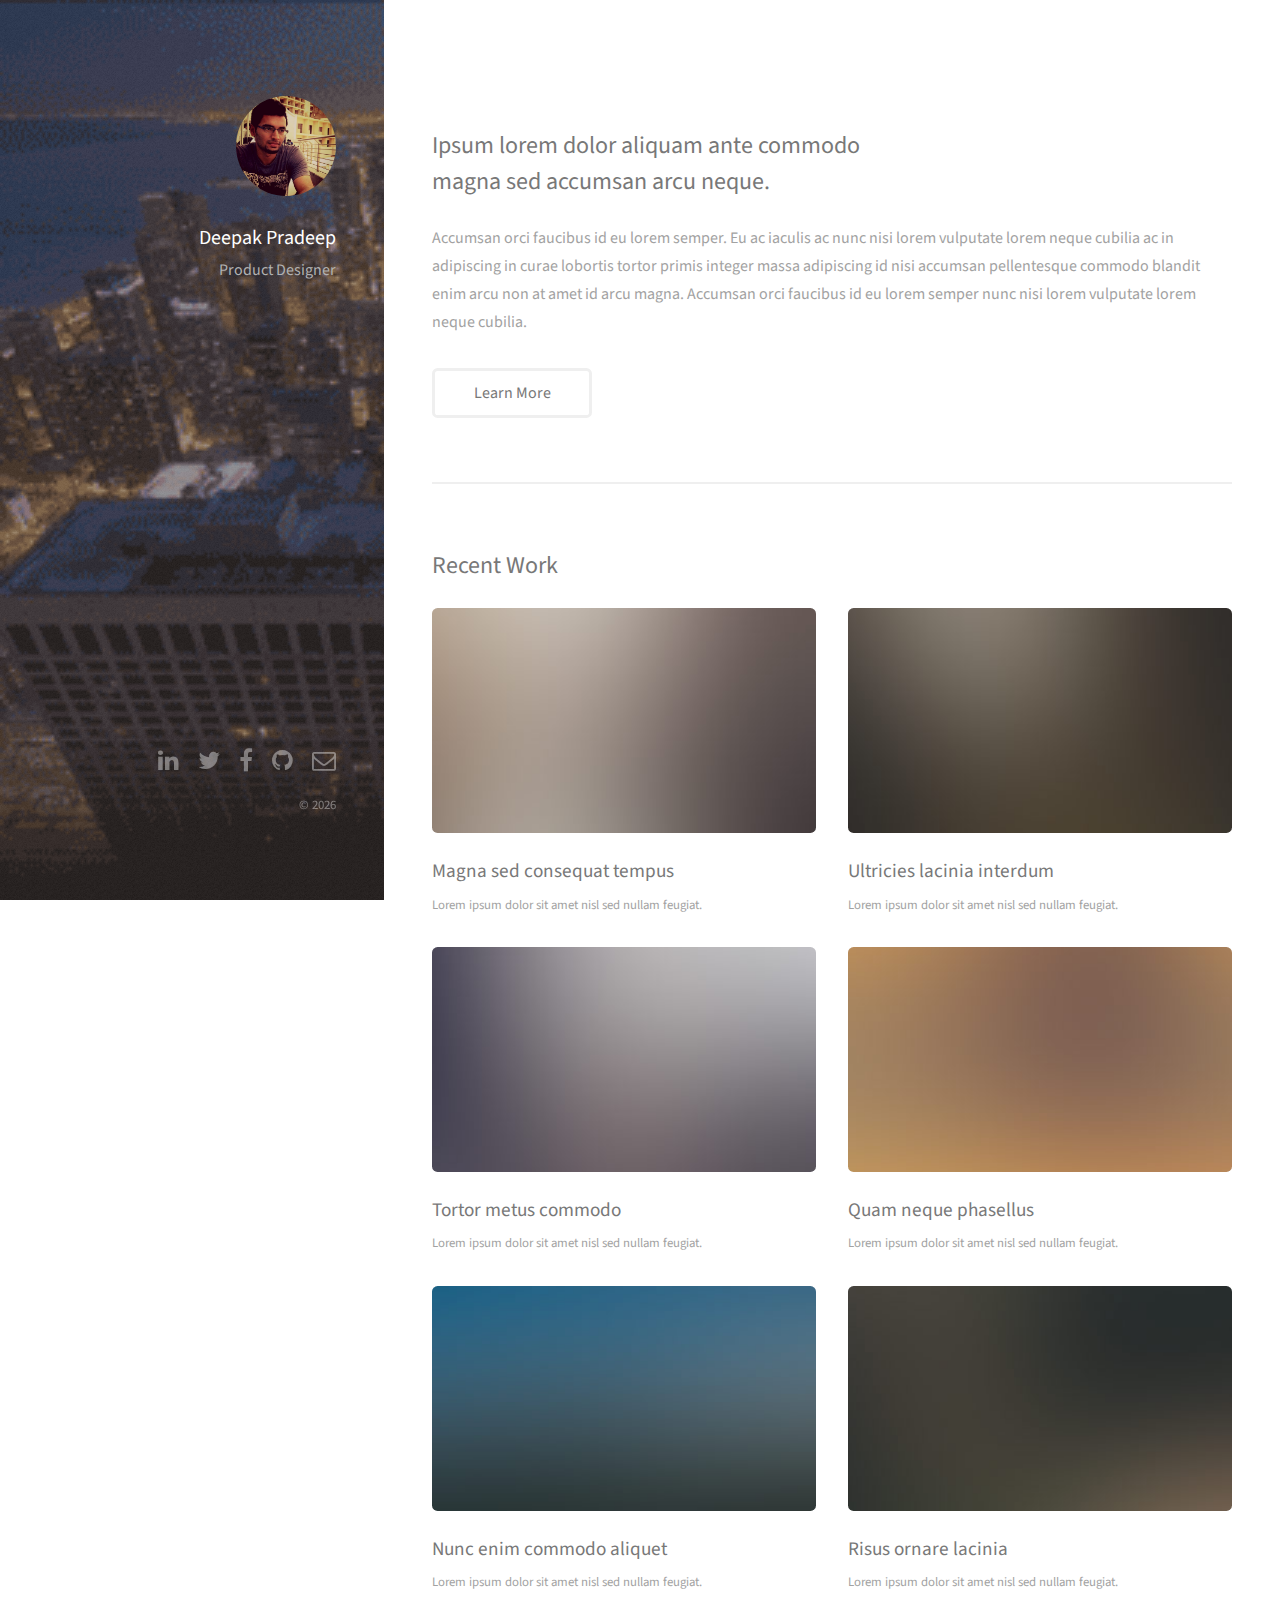
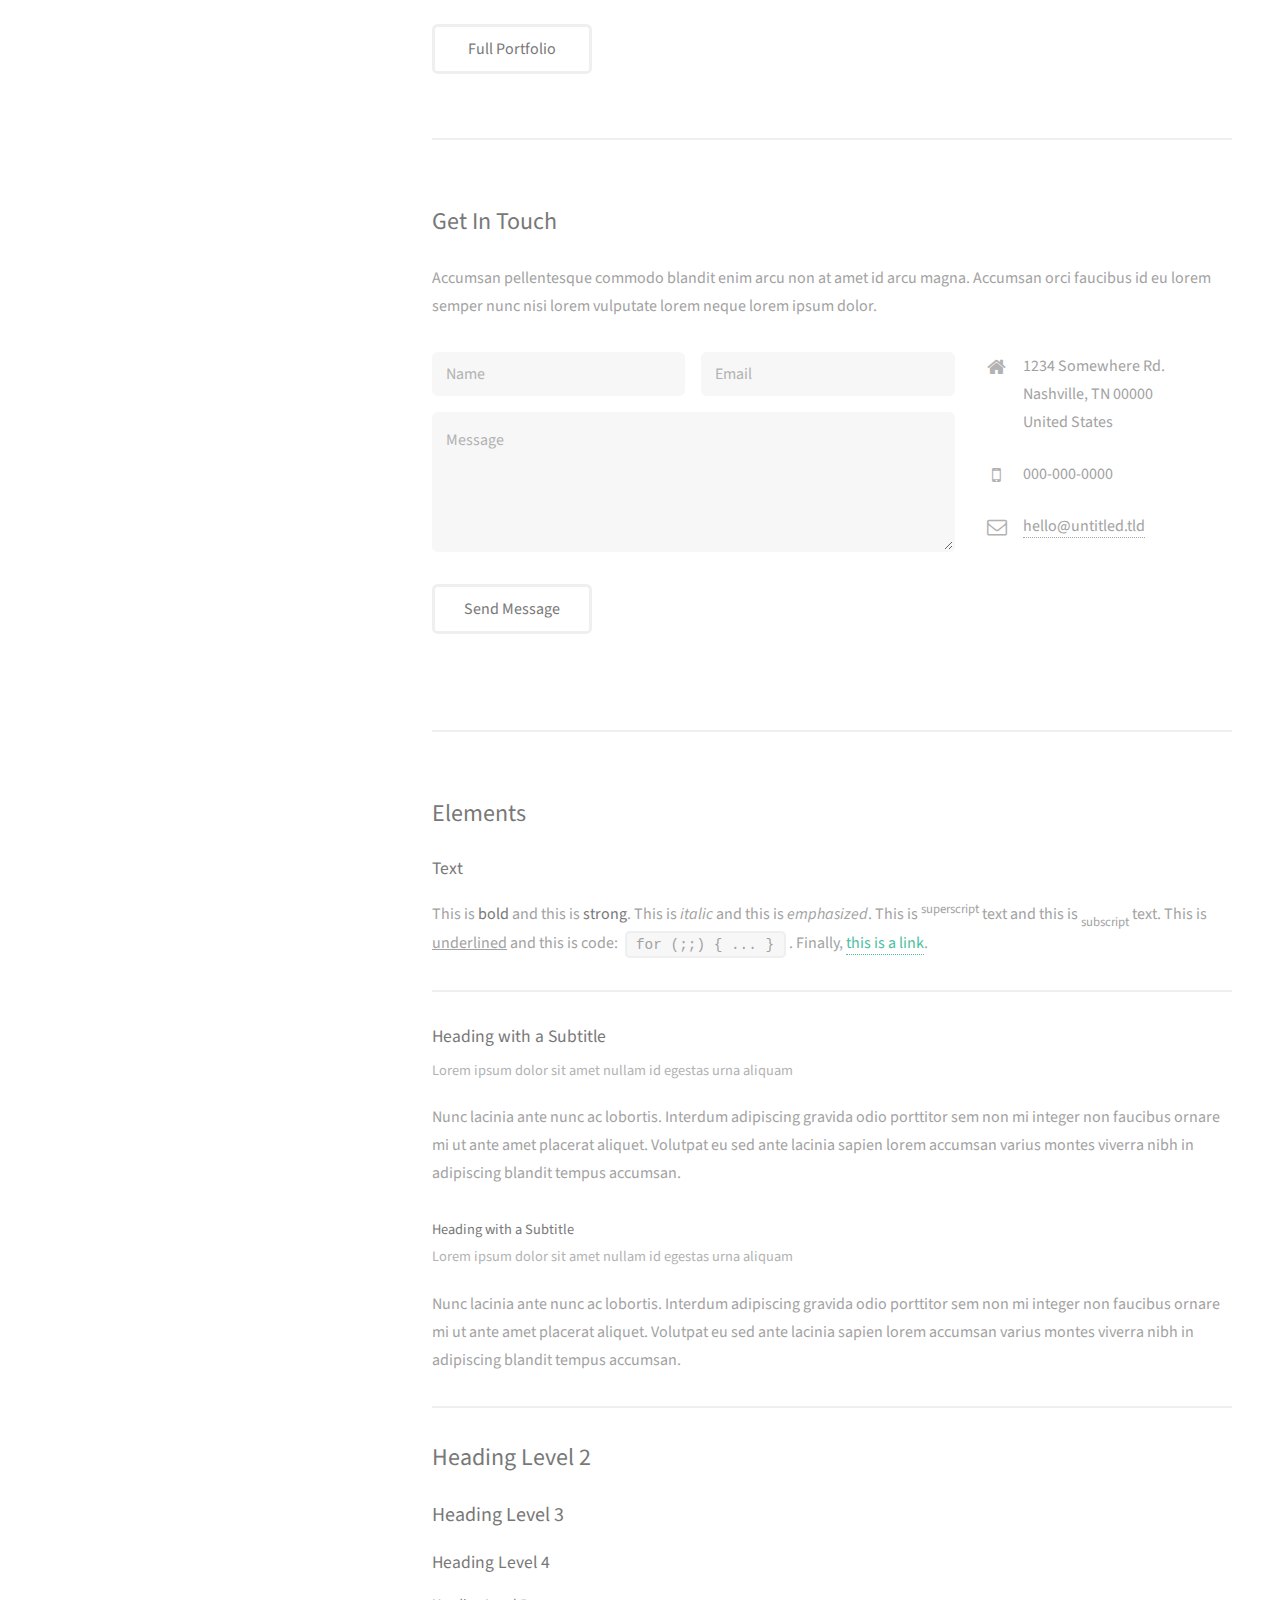
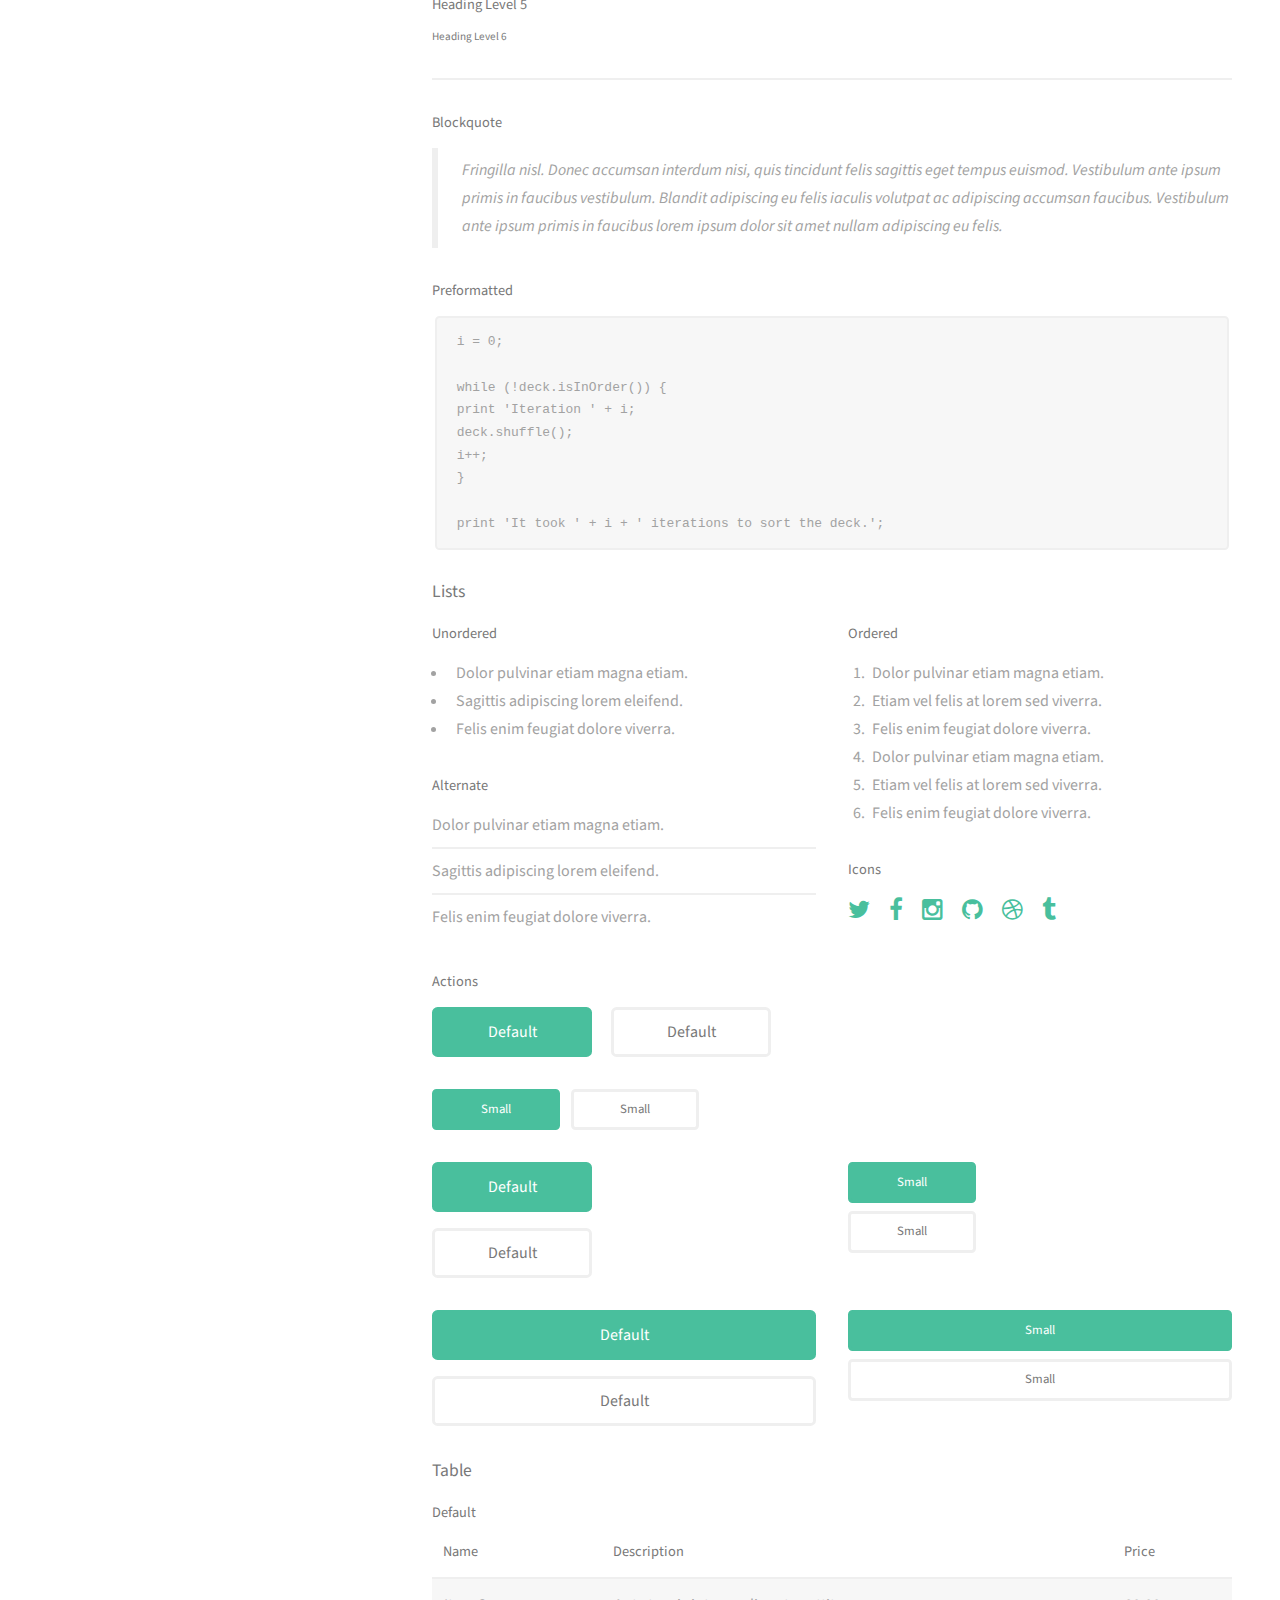
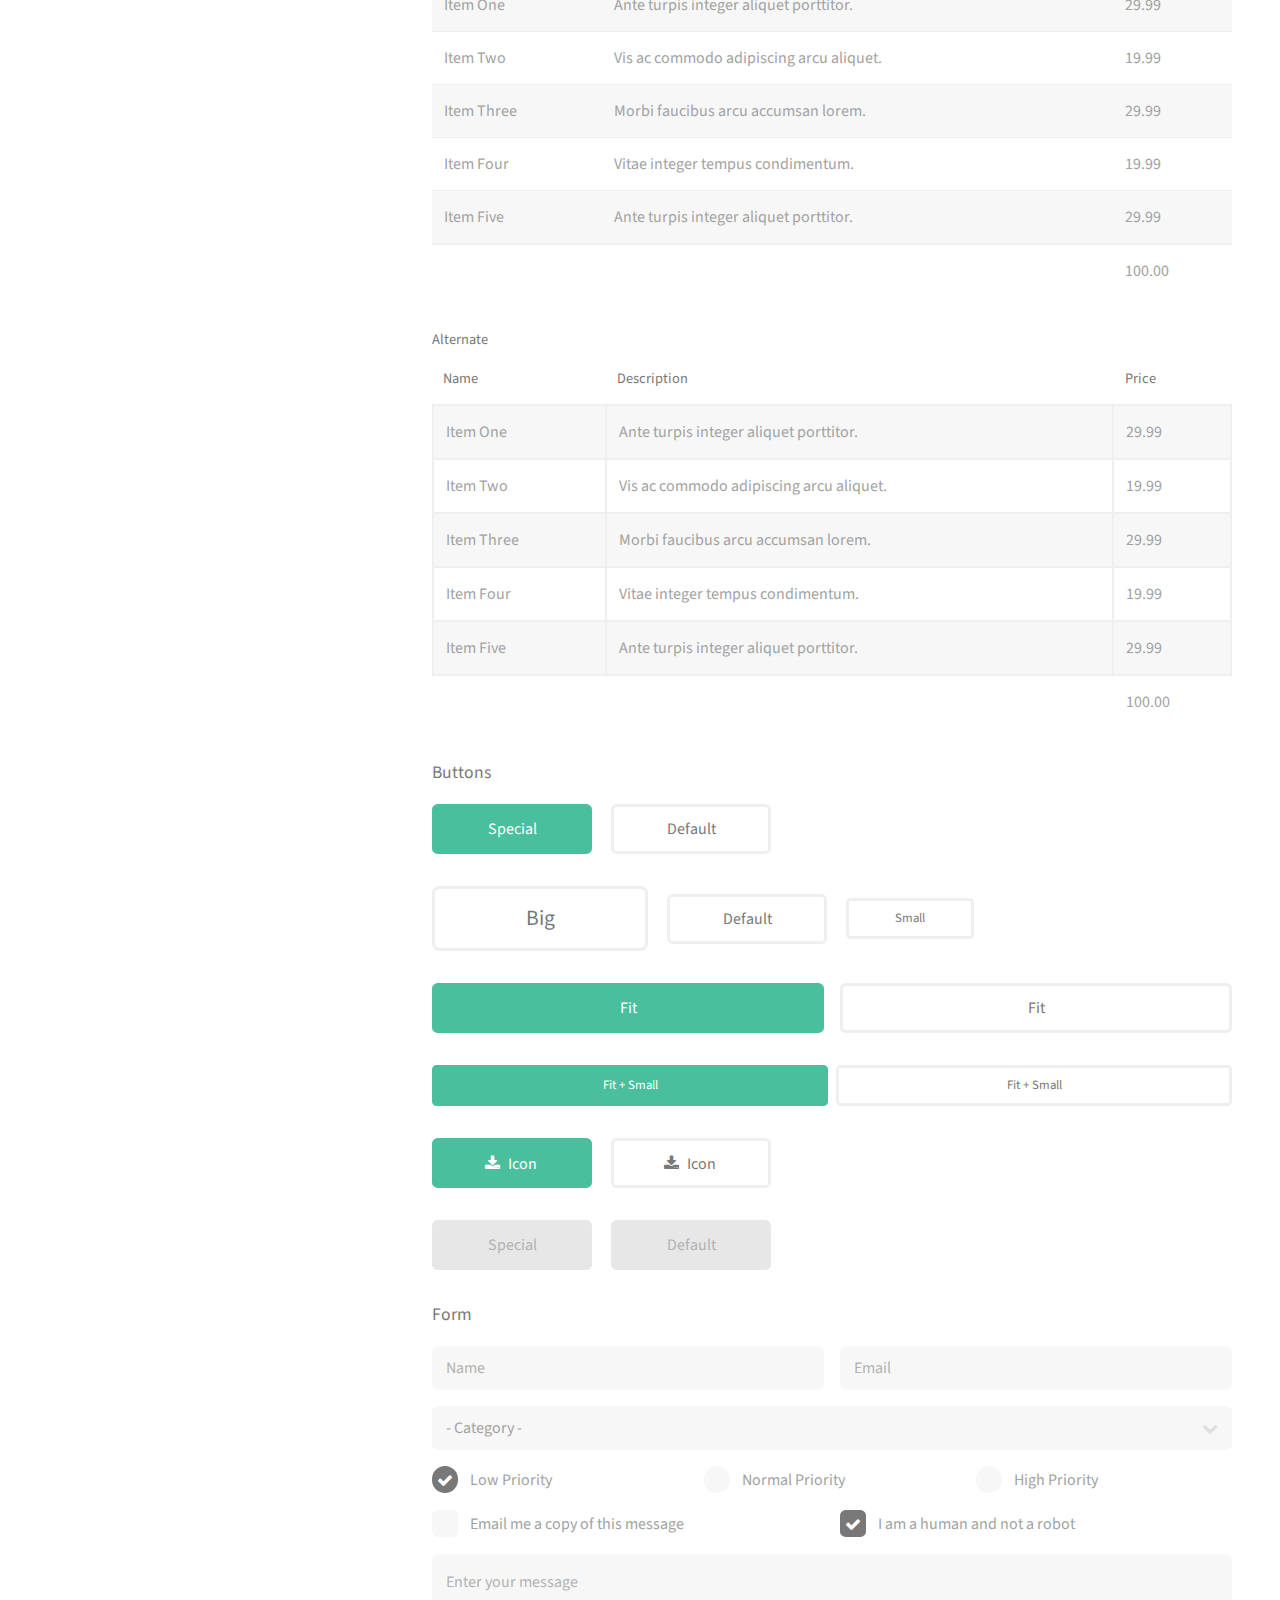
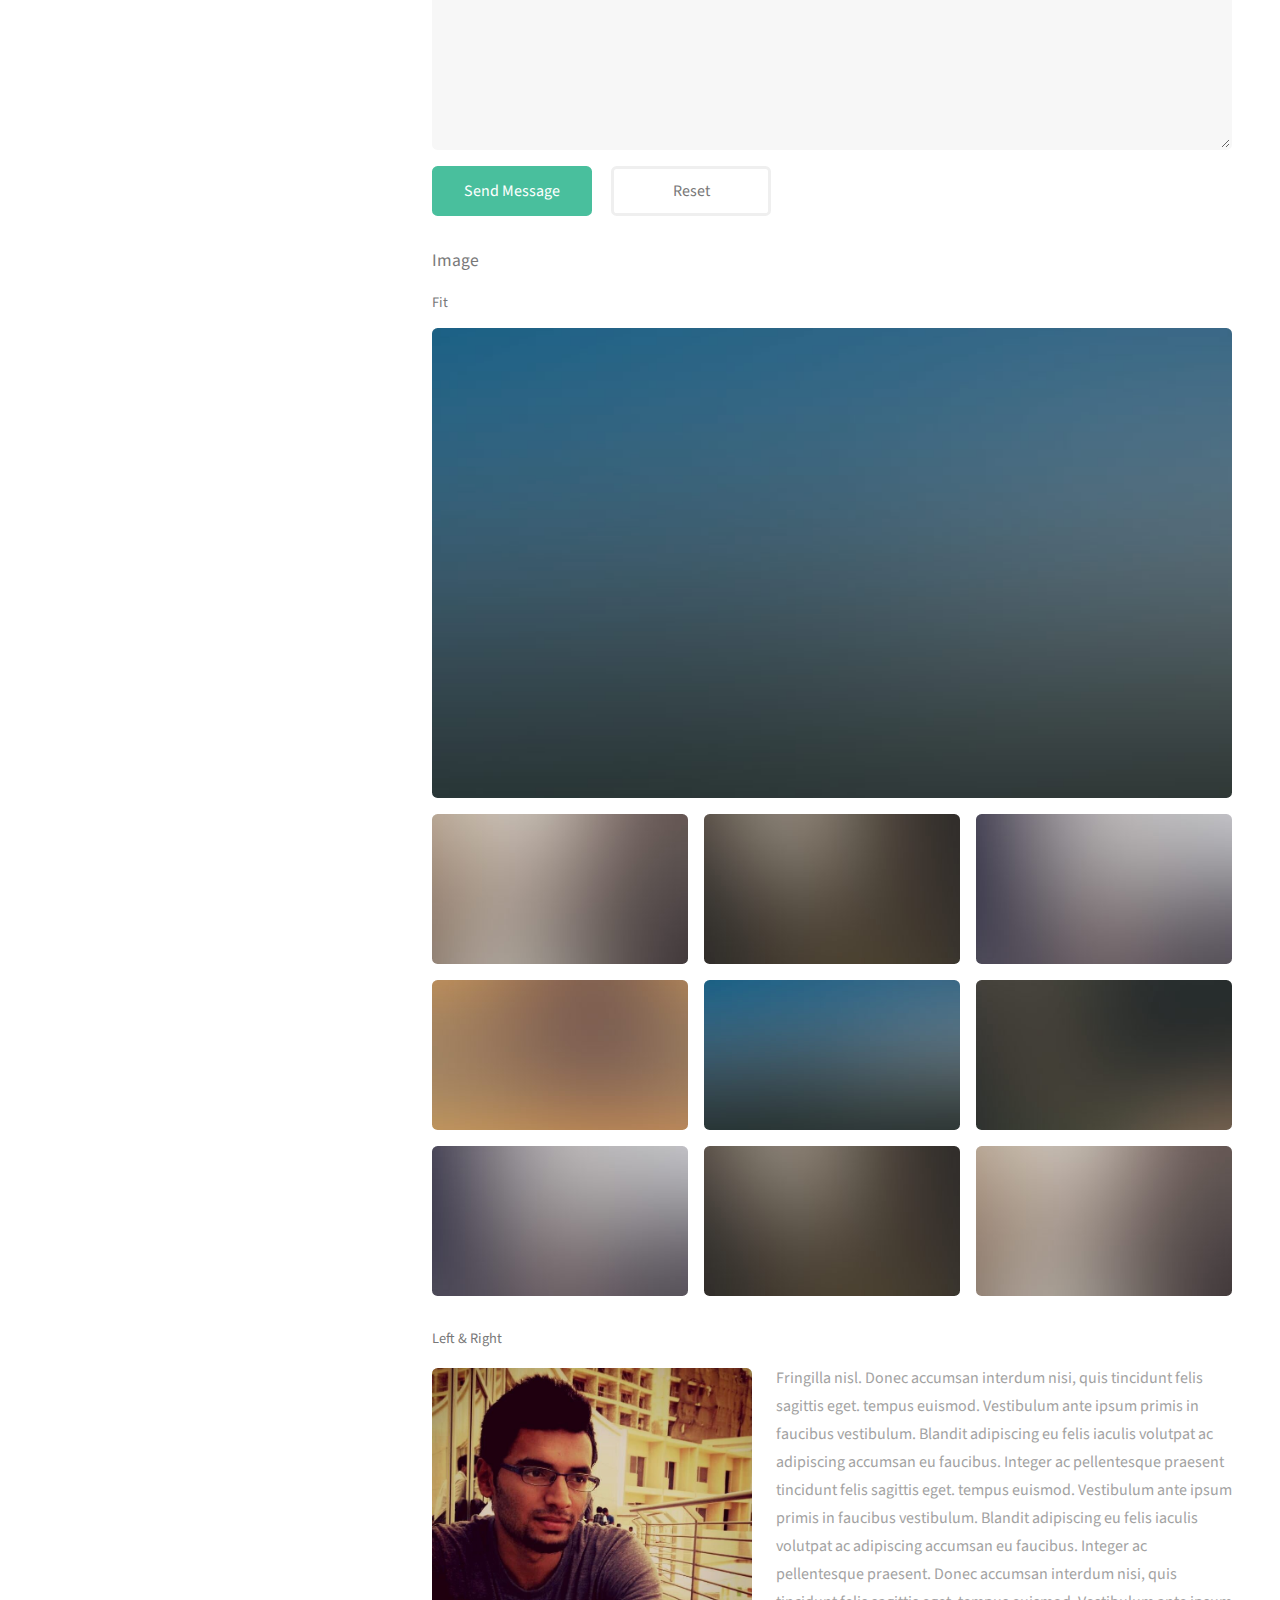
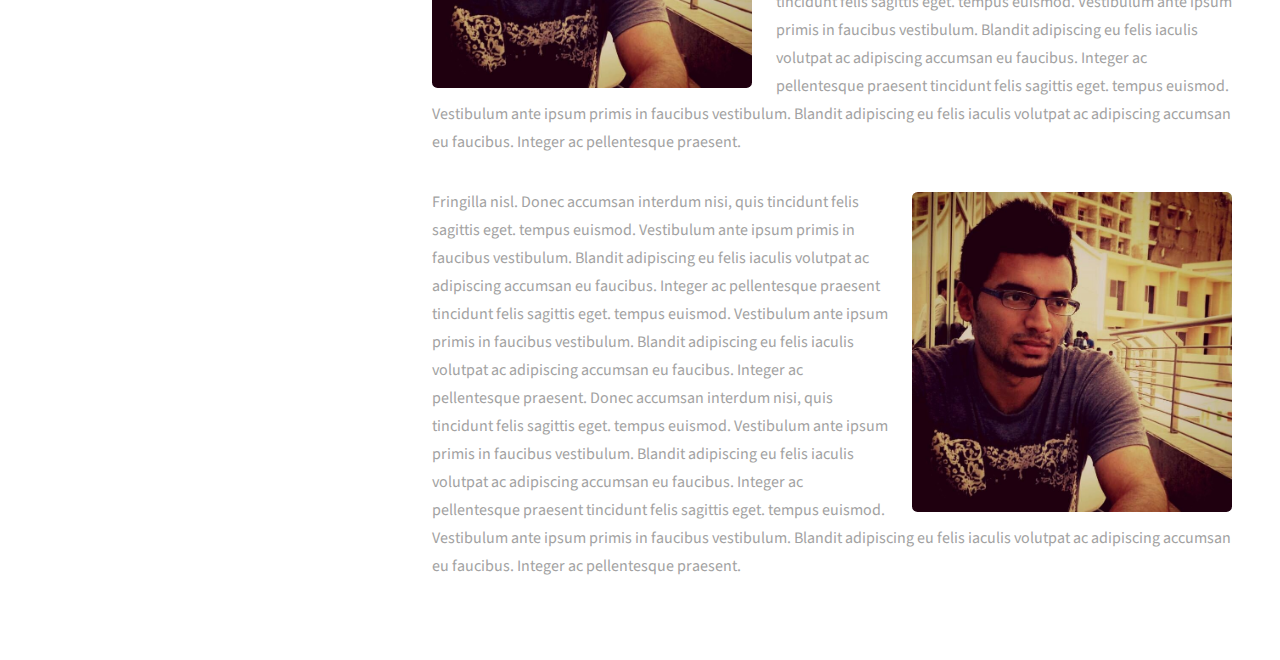
<file: work.html>
<!DOCTYPE HTML>
<html>
	<head>
		<title>Deepak Pradeep | Product Designer in Chicago</title>
		<meta charset="utf-8" />
		<meta name="viewport" content="width=device-width, initial-scale=1" />
		<meta name="description" content="Portfolio Website" />
		<meta property="og:title" content="Deepak Pradeep" />
		<meta property="og:description" content="Product Designer in Chicago" />
		<meta property="og:image" content="/images/deepak.jpg" />
		<link rel="shortcut icon" type="image/png" href="images/deepak.png"/>
		<!--[if lte IE 8]><script src="assets/js/ie/html5shiv.js"></script><![endif]-->
		<link rel="stylesheet" href="assets/css/main.css" />
		<!--[if lte IE 8]><link rel="stylesheet" href="assets/css/ie8.css" /><![endif]-->
	</head>
	<body id="top">

		<!-- Header -->
			<header id="header">
				<a href="#" class="image avatar"><img src="images/avatar.jpg" alt="" /></a>
				<h1><strong>Deepak Pradeep</strong></h1>
				<p>Product Designer</p>
			</header>

		<!-- Main -->
			<div id="main">

				<!-- One -->
					<section id="one">
						<header class="major">
							<h2>Ipsum lorem dolor aliquam ante commodo<br />
							magna sed accumsan arcu neque.</h2>
						</header>
						<p>Accumsan orci faucibus id eu lorem semper. Eu ac iaculis ac nunc nisi lorem vulputate lorem neque cubilia ac in adipiscing in curae lobortis tortor primis integer massa adipiscing id nisi accumsan pellentesque commodo blandit enim arcu non at amet id arcu magna. Accumsan orci faucibus id eu lorem semper nunc nisi lorem vulputate lorem neque cubilia.</p>
						<ul class="actions">
							<li><a href="#" class="button">Learn More</a></li>
						</ul>
					</section>

				<!-- Two -->
					<section id="two">
						<h2>Recent Work</h2>
						<div class="row">
							<article class="6u 12u$(xsmall) work-item">
								<a href="images/fulls/01.jpg" class="image fit thumb"><img src="images/thumbs/01.jpg" alt="" /></a>
								<h3>Magna sed consequat tempus</h3>
								<p>Lorem ipsum dolor sit amet nisl sed nullam feugiat.</p>
							</article>
							<article class="6u$ 12u$(xsmall) work-item">
								<a href="images/fulls/02.jpg" class="image fit thumb"><img src="images/thumbs/02.jpg" alt="" /></a>
								<h3>Ultricies lacinia interdum</h3>
								<p>Lorem ipsum dolor sit amet nisl sed nullam feugiat.</p>
							</article>
							<article class="6u 12u$(xsmall) work-item">
								<a href="images/fulls/03.jpg" class="image fit thumb"><img src="images/thumbs/03.jpg" alt="" /></a>
								<h3>Tortor metus commodo</h3>
								<p>Lorem ipsum dolor sit amet nisl sed nullam feugiat.</p>
							</article>
							<article class="6u$ 12u$(xsmall) work-item">
								<a href="images/fulls/04.jpg" class="image fit thumb"><img src="images/thumbs/04.jpg" alt="" /></a>
								<h3>Quam neque phasellus</h3>
								<p>Lorem ipsum dolor sit amet nisl sed nullam feugiat.</p>
							</article>
							<article class="6u 12u$(xsmall) work-item">
								<a href="images/fulls/05.jpg" class="image fit thumb"><img src="images/thumbs/05.jpg" alt="" /></a>
								<h3>Nunc enim commodo aliquet</h3>
								<p>Lorem ipsum dolor sit amet nisl sed nullam feugiat.</p>
							</article>
							<article class="6u$ 12u$(xsmall) work-item">
								<a href="images/fulls/06.jpg" class="image fit thumb"><img src="images/thumbs/06.jpg" alt="" /></a>
								<h3>Risus ornare lacinia</h3>
								<p>Lorem ipsum dolor sit amet nisl sed nullam feugiat.</p>
							</article>
						</div>
						<ul class="actions">
							<li><a href="#" class="button">Full Portfolio</a></li>
						</ul>
					</section>

				<!-- Three -->
					<section id="three">
						<h2>Get In Touch</h2>
						<p>Accumsan pellentesque commodo blandit enim arcu non at amet id arcu magna. Accumsan orci faucibus id eu lorem semper nunc nisi lorem vulputate lorem neque lorem ipsum dolor.</p>
						<div class="row">
							<div class="8u 12u$(small)">
								<form method="post" action="#">
									<div class="row uniform 50%">
										<div class="6u 12u$(xsmall)"><input type="text" name="name" id="name" placeholder="Name" /></div>
										<div class="6u$ 12u$(xsmall)"><input type="email" name="email" id="email" placeholder="Email" /></div>
										<div class="12u$"><textarea name="message" id="message" placeholder="Message" rows="4"></textarea></div>
									</div>
								</form>
								<ul class="actions">
									<li><input type="submit" value="Send Message" /></li>
								</ul>
							</div>
							<div class="4u$ 12u$(small)">
								<ul class="labeled-icons">
									<li>
										<h3 class="icon fa-home"><span class="label">Address</span></h3>
										1234 Somewhere Rd.<br />
										Nashville, TN 00000<br />
										United States
									</li>
									<li>
										<h3 class="icon fa-mobile"><span class="label">Phone</span></h3>
										000-000-0000
									</li>
									<li>
										<h3 class="icon fa-envelope-o"><span class="label">Email</span></h3>
										<a href="#">hello@untitled.tld</a>
									</li>
								</ul>
							</div>
						</div>
					</section>

				<!-- Four -->
					<section id="four">
						<h2>Elements</h2>

						<section>
							<h4>Text</h4>
							<p>This is <b>bold</b> and this is <strong>strong</strong>. This is <i>italic</i> and this is <em>emphasized</em>.
							This is <sup>superscript</sup> text and this is <sub>subscript</sub> text.
							This is <u>underlined</u> and this is code: <code>for (;;) { ... }</code>. Finally, <a href="#">this is a link</a>.</p>
							<hr />
							<header>
								<h4>Heading with a Subtitle</h4>
								<p>Lorem ipsum dolor sit amet nullam id egestas urna aliquam</p>
							</header>
							<p>Nunc lacinia ante nunc ac lobortis. Interdum adipiscing gravida odio porttitor sem non mi integer non faucibus ornare mi ut ante amet placerat aliquet. Volutpat eu sed ante lacinia sapien lorem accumsan varius montes viverra nibh in adipiscing blandit tempus accumsan.</p>
							<header>
								<h5>Heading with a Subtitle</h5>
								<p>Lorem ipsum dolor sit amet nullam id egestas urna aliquam</p>
							</header>
							<p>Nunc lacinia ante nunc ac lobortis. Interdum adipiscing gravida odio porttitor sem non mi integer non faucibus ornare mi ut ante amet placerat aliquet. Volutpat eu sed ante lacinia sapien lorem accumsan varius montes viverra nibh in adipiscing blandit tempus accumsan.</p>
							<hr />
							<h2>Heading Level 2</h2>
							<h3>Heading Level 3</h3>
							<h4>Heading Level 4</h4>
							<h5>Heading Level 5</h5>
							<h6>Heading Level 6</h6>
							<hr />
							<h5>Blockquote</h5>
							<blockquote>Fringilla nisl. Donec accumsan interdum nisi, quis tincidunt felis sagittis eget tempus euismod. Vestibulum ante ipsum primis in faucibus vestibulum. Blandit adipiscing eu felis iaculis volutpat ac adipiscing accumsan faucibus. Vestibulum ante ipsum primis in faucibus lorem ipsum dolor sit amet nullam adipiscing eu felis.</blockquote>
							<h5>Preformatted</h5>
							<pre><code>i = 0;

while (!deck.isInOrder()) {
print 'Iteration ' + i;
deck.shuffle();
i++;
}

print 'It took ' + i + ' iterations to sort the deck.';</code></pre>
						</section>

						<section>
							<h4>Lists</h4>
							<div class="row">
								<div class="6u 12u$(xsmall)">
									<h5>Unordered</h5>
									<ul>
										<li>Dolor pulvinar etiam magna etiam.</li>
										<li>Sagittis adipiscing lorem eleifend.</li>
										<li>Felis enim feugiat dolore viverra.</li>
									</ul>
									<h5>Alternate</h5>
									<ul class="alt">
										<li>Dolor pulvinar etiam magna etiam.</li>
										<li>Sagittis adipiscing lorem eleifend.</li>
										<li>Felis enim feugiat dolore viverra.</li>
									</ul>
								</div>
								<div class="6u$ 12u$(xsmall)">
									<h5>Ordered</h5>
									<ol>
										<li>Dolor pulvinar etiam magna etiam.</li>
										<li>Etiam vel felis at lorem sed viverra.</li>
										<li>Felis enim feugiat dolore viverra.</li>
										<li>Dolor pulvinar etiam magna etiam.</li>
										<li>Etiam vel felis at lorem sed viverra.</li>
										<li>Felis enim feugiat dolore viverra.</li>
									</ol>
									<h5>Icons</h5>
									<ul class="icons">
										<li><a href="#" class="icon fa-twitter"><span class="label">Twitter</span></a></li>
										<li><a href="#" class="icon fa-facebook"><span class="label">Facebook</span></a></li>
										<li><a href="#" class="icon fa-instagram"><span class="label">Instagram</span></a></li>
										<li><a href="#" class="icon fa-github"><span class="label">Github</span></a></li>
										<li><a href="#" class="icon fa-dribbble"><span class="label">Dribbble</span></a></li>
										<li><a href="#" class="icon fa-tumblr"><span class="label">Tumblr</span></a></li>
									</ul>
								</div>
							</div>
							<h5>Actions</h5>
							<ul class="actions">
								<li><a href="#" class="button special">Default</a></li>
								<li><a href="#" class="button">Default</a></li>
							</ul>
							<ul class="actions small">
								<li><a href="#" class="button special small">Small</a></li>
								<li><a href="#" class="button small">Small</a></li>
							</ul>
							<div class="row">
								<div class="6u 12u$(small)">
									<ul class="actions vertical">
										<li><a href="#" class="button special">Default</a></li>
										<li><a href="#" class="button">Default</a></li>
									</ul>
								</div>
								<div class="6u$ 12u$(small)">
									<ul class="actions vertical small">
										<li><a href="#" class="button special small">Small</a></li>
										<li><a href="#" class="button small">Small</a></li>
									</ul>
								</div>
								<div class="6u 12u$(small)">
									<ul class="actions vertical">
										<li><a href="#" class="button special fit">Default</a></li>
										<li><a href="#" class="button fit">Default</a></li>
									</ul>
								</div>
								<div class="6u$ 12u$(small)">
									<ul class="actions vertical small">
										<li><a href="#" class="button special small fit">Small</a></li>
										<li><a href="#" class="button small fit">Small</a></li>
									</ul>
								</div>
							</div>
						</section>

						<section>
							<h4>Table</h4>
							<h5>Default</h5>
							<div class="table-wrapper">
								<table>
									<thead>
										<tr>
											<th>Name</th>
											<th>Description</th>
											<th>Price</th>
										</tr>
									</thead>
									<tbody>
										<tr>
											<td>Item One</td>
											<td>Ante turpis integer aliquet porttitor.</td>
											<td>29.99</td>
										</tr>
										<tr>
											<td>Item Two</td>
											<td>Vis ac commodo adipiscing arcu aliquet.</td>
											<td>19.99</td>
										</tr>
										<tr>
											<td>Item Three</td>
											<td> Morbi faucibus arcu accumsan lorem.</td>
											<td>29.99</td>
										</tr>
										<tr>
											<td>Item Four</td>
											<td>Vitae integer tempus condimentum.</td>
											<td>19.99</td>
										</tr>
										<tr>
											<td>Item Five</td>
											<td>Ante turpis integer aliquet porttitor.</td>
											<td>29.99</td>
										</tr>
									</tbody>
									<tfoot>
										<tr>
											<td colspan="2"></td>
											<td>100.00</td>
										</tr>
									</tfoot>
								</table>
							</div>

							<h5>Alternate</h5>
							<div class="table-wrapper">
								<table class="alt">
									<thead>
										<tr>
											<th>Name</th>
											<th>Description</th>
											<th>Price</th>
										</tr>
									</thead>
									<tbody>
										<tr>
											<td>Item One</td>
											<td>Ante turpis integer aliquet porttitor.</td>
											<td>29.99</td>
										</tr>
										<tr>
											<td>Item Two</td>
											<td>Vis ac commodo adipiscing arcu aliquet.</td>
											<td>19.99</td>
										</tr>
										<tr>
											<td>Item Three</td>
											<td> Morbi faucibus arcu accumsan lorem.</td>
											<td>29.99</td>
										</tr>
										<tr>
											<td>Item Four</td>
											<td>Vitae integer tempus condimentum.</td>
											<td>19.99</td>
										</tr>
										<tr>
											<td>Item Five</td>
											<td>Ante turpis integer aliquet porttitor.</td>
											<td>29.99</td>
										</tr>
									</tbody>
									<tfoot>
										<tr>
											<td colspan="2"></td>
											<td>100.00</td>
										</tr>
									</tfoot>
								</table>
							</div>
						</section>

						<section>
							<h4>Buttons</h4>
							<ul class="actions">
								<li><a href="#" class="button special">Special</a></li>
								<li><a href="#" class="button">Default</a></li>
							</ul>
							<ul class="actions">
								<li><a href="#" class="button big">Big</a></li>
								<li><a href="#" class="button">Default</a></li>
								<li><a href="#" class="button small">Small</a></li>
							</ul>
							<ul class="actions fit">
								<li><a href="#" class="button special fit">Fit</a></li>
								<li><a href="#" class="button fit">Fit</a></li>
							</ul>
							<ul class="actions fit small">
								<li><a href="#" class="button special fit small">Fit + Small</a></li>
								<li><a href="#" class="button fit small">Fit + Small</a></li>
							</ul>
							<ul class="actions">
								<li><a href="#" class="button special icon fa-download">Icon</a></li>
								<li><a href="#" class="button icon fa-download">Icon</a></li>
							</ul>
							<ul class="actions">
								<li><span class="button special disabled">Special</span></li>
								<li><span class="button disabled">Default</span></li>
							</ul>
						</section>

						<section>
							<h4>Form</h4>
							<form method="post" action="#">
								<div class="row uniform 50%">
									<div class="6u 12u$(xsmall)">
										<input type="text" name="demo-name" id="demo-name" value="" placeholder="Name" />
									</div>
									<div class="6u$ 12u$(xsmall)">
										<input type="email" name="demo-email" id="demo-email" value="" placeholder="Email" />
									</div>
									<div class="12u$">
										<div class="select-wrapper">
											<select name="demo-category" id="demo-category">
												<option value="">- Category -</option>
												<option value="1">Manufacturing</option>
												<option value="1">Shipping</option>
												<option value="1">Administration</option>
												<option value="1">Human Resources</option>
											</select>
										</div>
									</div>
									<div class="4u 12u$(small)">
										<input type="radio" id="demo-priority-low" name="demo-priority" checked>
										<label for="demo-priority-low">Low Priority</label>
									</div>
									<div class="4u 12u$(small)">
										<input type="radio" id="demo-priority-normal" name="demo-priority">
										<label for="demo-priority-normal">Normal Priority</label>
									</div>
									<div class="4u$ 12u(small)">
										<input type="radio" id="demo-priority-high" name="demo-priority">
										<label for="demo-priority-high">High Priority</label>
									</div>
									<div class="6u 12u$(small)">
										<input type="checkbox" id="demo-copy" name="demo-copy">
										<label for="demo-copy">Email me a copy of this message</label>
									</div>
									<div class="6u$ 12u$(small)">
										<input type="checkbox" id="demo-human" name="demo-human" checked>
										<label for="demo-human">I am a human and not a robot</label>
									</div>
									<div class="12u$">
										<textarea name="demo-message" id="demo-message" placeholder="Enter your message" rows="6"></textarea>
									</div>
									<div class="12u$">
										<ul class="actions">
											<li><input type="submit" value="Send Message" class="special" /></li>
											<li><input type="reset" value="Reset" /></li>
										</ul>
									</div>
								</div>
							</form>
						</section>

						<section>
							<h4>Image</h4>
							<h5>Fit</h5>
							<div class="box alt">
								<div class="row 50% uniform">
									<div class="12u$"><span class="image fit"><img src="images/fulls/05.jpg" alt="" /></span></div>
									<div class="4u"><span class="image fit"><img src="images/thumbs/01.jpg" alt="" /></span></div>
									<div class="4u"><span class="image fit"><img src="images/thumbs/02.jpg" alt="" /></span></div>
									<div class="4u$"><span class="image fit"><img src="images/thumbs/03.jpg" alt="" /></span></div>
									<div class="4u"><span class="image fit"><img src="images/thumbs/04.jpg" alt="" /></span></div>
									<div class="4u"><span class="image fit"><img src="images/thumbs/05.jpg" alt="" /></span></div>
									<div class="4u$"><span class="image fit"><img src="images/thumbs/06.jpg" alt="" /></span></div>
									<div class="4u"><span class="image fit"><img src="images/thumbs/03.jpg" alt="" /></span></div>
									<div class="4u"><span class="image fit"><img src="images/thumbs/02.jpg" alt="" /></span></div>
									<div class="4u$"><span class="image fit"><img src="images/thumbs/01.jpg" alt="" /></span></div>
								</div>
							</div>
							<h5>Left &amp; Right</h5>
							<p><span class="image left"><img src="images/avatar.jpg" alt="" /></span>Fringilla nisl. Donec accumsan interdum nisi, quis tincidunt felis sagittis eget. tempus euismod. Vestibulum ante ipsum primis in faucibus vestibulum. Blandit adipiscing eu felis iaculis volutpat ac adipiscing accumsan eu faucibus. Integer ac pellentesque praesent tincidunt felis sagittis eget. tempus euismod. Vestibulum ante ipsum primis in faucibus vestibulum. Blandit adipiscing eu felis iaculis volutpat ac adipiscing accumsan eu faucibus. Integer ac pellentesque praesent. Donec accumsan interdum nisi, quis tincidunt felis sagittis eget. tempus euismod. Vestibulum ante ipsum primis in faucibus vestibulum. Blandit adipiscing eu felis iaculis volutpat ac adipiscing accumsan eu faucibus. Integer ac pellentesque praesent tincidunt felis sagittis eget. tempus euismod. Vestibulum ante ipsum primis in faucibus vestibulum. Blandit adipiscing eu felis iaculis volutpat ac adipiscing accumsan eu faucibus. Integer ac pellentesque praesent.</p>
							<p><span class="image right"><img src="images/avatar.jpg" alt="" /></span>Fringilla nisl. Donec accumsan interdum nisi, quis tincidunt felis sagittis eget. tempus euismod. Vestibulum ante ipsum primis in faucibus vestibulum. Blandit adipiscing eu felis iaculis volutpat ac adipiscing accumsan eu faucibus. Integer ac pellentesque praesent tincidunt felis sagittis eget. tempus euismod. Vestibulum ante ipsum primis in faucibus vestibulum. Blandit adipiscing eu felis iaculis volutpat ac adipiscing accumsan eu faucibus. Integer ac pellentesque praesent. Donec accumsan interdum nisi, quis tincidunt felis sagittis eget. tempus euismod. Vestibulum ante ipsum primis in faucibus vestibulum. Blandit adipiscing eu felis iaculis volutpat ac adipiscing accumsan eu faucibus. Integer ac pellentesque praesent tincidunt felis sagittis eget. tempus euismod. Vestibulum ante ipsum primis in faucibus vestibulum. Blandit adipiscing eu felis iaculis volutpat ac adipiscing accumsan eu faucibus. Integer ac pellentesque praesent.</p>
						</section>

					</section>

			</div>

		<!-- Footer -->
			<footer id="footer">
				<ul class="icons">
					<li><a href="https://www.linkedin.com/in/dpac90" target="_blank" class="icon fa-linkedin"><span class="label">LinkedIn</span></a></li>
					<li><a href="https://twitter.com/dpac90" target="_blank" class="icon fa-twitter"><span class="label">Twitter</span></a></li>
					<li><a href="https://www.facebook.com/dpac90" class="icon fa-facebook"><span class="label">Facebook</span></a></li>
					<li><a href="https://github.com/dpac90" target="_blank" class="icon fa-github"><span class="label">Github</span></a></li>
					<li><a href="mailto:dpac90@gmail.com" class="icon fa-envelope-o"><span class="label">Email</span></a></li>
				</ul>
				<ul class="copyright">
					<li>&copy; <script type="text/javascript">document.write(new Date().getFullYear());</script></li><!-- <li>Design: <a href="http://html5up.net">HTML5 UP</a></li> -->
				</ul>
			</footer>

		<!-- Scripts -->
			<script src="assets/js/jquery.min.js"></script>
			<script src="assets/js/jquery.poptrox.min.js"></script>
			<script src="assets/js/skel.min.js"></script>
			<script src="assets/js/util.js"></script>
			<!--[if lte IE 8]><script src="assets/js/ie/respond.min.js"></script><![endif]-->
			<script src="assets/js/main.js"></script>

	</body>
</html>
</file>
<file: assets/css/custom.css>
/*
	Customizations by Deepak Pradeep | @dpac90
*/

/* Hello */

	.hello {
		display: none;
		font-size: 4.8em;
		margin: 0 0 1em 0;
	}

	.lead {
		font-size: 2.1em;
		line-height: 1.5em;
	}

		.lead img {
			height: 25px;
		}

/* About page */

	.about-page	ul li {
		font-size: 1em;
	}

		.about-page	h2 {
			font-size: 2em;
		}

		.about-page	h3 {
			font-size: 2em;
			font-weight: normal !important;
			margin: 0 0 0.5em 0;
		}

		.about-page	h4 {
			margin: 0 0 0.2em 0;
		}

/* Project Header */

	.episteme-header {
		background-image: url("images/overlay.png"), url("../../images/projects/episteme/episteme-bg.jpg");
	}

	.translate-mobile-header {
		background-image: url("images/overlay.png"), url("../../images/projects/translate-mobile/translate-mobile-bg.jpg");
	}

	.translate-editor-header {
		background-image: url("images/overlay.png"), url("../../images/projects/translate-editor/translate-editor-bg.jpg");
	}

	.mint-header {
		background-image: url("images/overlay.png"), url("../../images/projects/mint/mint-bg.jpg");
	}

	.about-header {
		background-image: url("images/overlay.png"), url("../../images/chicago-bg.jpg") !important;
	}

	#headerProject {
		background-color: #2a211d;
		background-attachment: scroll,								fixed;
		background-position: top left,							top left;
		background-repeat: repeat,								no-repeat;
		background-size: auto,								auto 100%;
		color: rgba(255, 255, 255, 0.5);
		height: 100%;
		left: 0;
		padding: 8em 4em 0 0;
		position: fixed;
		text-align: right;
		top: 0;
		width: 35%;
	}

		#headerProject strong, #headerProject b {
			color: #ffffff;
		}

		#headerProject h2, #headerProject h3, #headerProject h4, #headerProject h5, #headerProject h6 {
			color: #ffffff;
		}

		#headerProject h1 {
			color: rgba(255, 255, 255, 0.5);
			font-size: 1.35em;
			line-height: 1.75em;
			margin: 0;
		}

		#headerProject .image.avatar {
			margin: 0 0 1em 0;
			width: 6.25em;
		}

	header.work h2 {
		font-size: 2.5em;
		margin: 0 0 0.5em 0;
	}

/* Project page */

	#project {
		margin-left: 35%;
		max-width: 54em;
		padding: 6em 4em 2em 4em;
		width: calc(100% - 35%);
	}

	#project h3 {
		font-weight: bold;
	}

		#project > section {
			border-top: solid 2px #efefef;
			margin: 4em 0 0 0;
			padding: 4em 0 0 0;
		}

			#project > section:first-child {
				border-top: 0;
				margin-top: 0;
				padding-top: 0;
			}

	.work-process h2 {
		font-size: 2em;
		margin: 0 0 0.2em 0;
	}

		.work-process p {
			font-size: 0.8em;
			line-height: 1.2em;
		}

	.work-item-project {
		margin: 0 0 2em 0;
		-moz-transition: opacity 0.1s ease-in-out;
		-webkit-transition: opacity 0.1s ease-in-out;
		-ms-transition: opacity 0.1s ease-in-out;
		transition: opacity 0.1s ease-in-out;
	}

		.work-item-project .image {
			margin: 0 0 1.5em 0;
		}

		.work-item-project h3 {
			font-size: 0.8em;
			font-weight: normal !important;
			margin: 0 0 0.5em 0;
		}

		.work-item-project p {
			font-size: 0.8em;
			line-height: 1.5em;
			margin: 0;
			color: #a2a2a2;
		}


	.footnote {
		color: #ccc;
		font-size: 0.8em;
	}

	.projectNavArrow {
		color: #ccc;
		opacity: 0.7;
		position: fixed;
		top: 50%;
		display: none;
	}

	.projectNavArrow:hover {
		opacity: 1;
	}

	.project-nav-left {
		margin-left: 36.5%;
		font-size: 1.5em;
	}

	.project-nav-right {
		margin-left: 97%;
		font-size: 1.5em;
	}

	.video-embed {
		position: relative;
		padding-bottom: 52.8%; /* 16:9 */
		padding-top: 25px;
		height: 0;
		margin-bottom: 2em;
	}

	.video-embed iframe {
		position: absolute;
		top: 0;
		left: 0;
		width: 100%;
		height: 100%;
	}

	table {
		margin: 0;
		width: 100%;
	}

		table tbody tr {
			background-color: white;
			border: none;
		}

			table tbody tr:nth-child(2n + 1) {
				background-color: white;
			}

		table td {
			padding: 0.3em 0.5em;
		}

/* Positioning */

	.left {
		float: left;
	}

/* Nav-Bar */

	#nav-menu {
		background: rgba(255,255,255,0.95);
		z-index: 4;
		width: auto;
		margin-left: 35%;
		max-width: 100%;
		padding: 3em 4em 1em 4em;
		width: calc(100% - 35%);
		display: none;
		position: fixed;
		border-bottom: solid 1px #dedede;
		-webkit-box-shadow: 0px 5px 26px -1px rgba(0,0,0,0.1);
		-moz-box-shadow: 0px 5px 26px -1px rgba(0,0,0,0.1);
		box-shadow: 0px 5px 26px -1px rgba(0,0,0,0.1);
	}

	#nav-menu2 {
		background: none;
		z-index: 3;
		width: auto;
		margin-left: 35%;
		max-width: 100%;
		padding: 3em 4em 1em 4em;
		width: calc(100% - 35%);
		position: fixed;
	}
	
	.nav-menu-home {
		position: fixed;
		top: 1.2em;
		left: 2em;
		margin-left: 35%;
		border-bottom: none;
	}

/* Menu Overlay */

	.overlay-menu-icon label{
		text-transform: uppercase;
		font-size: 25px;
		text-align: center;
		position: fixed;
		right: 1em;
		top: 1em;
	}

	.overlay-menu-icon label:hover {
		cursor: pointer;
	}

	.overlay {
		position: fixed;
		width: 100%;
		height: 100%;
		top: 0;
		left: 0;
		background: rgba(0,0,0,0.9);
	}

	.overlay label {
		width: 58px;
		height: 58px;
		position: absolute;
		right: 20px;
		top: 20px;
		content: url('http://tympanus.net/Development/FullscreenOverlayStyles/img/cross.png');
		z-index: 100;
		cursor: pointer;
	}

	.overlay nav {
		text-align: center;
		position: relative;
		top: 50%;
		height: 60%;
		font-size: 54px;
		-webkit-transform: translateY(-50%);
		transform: translateY(-50%);
	}

	.overlay ul {
		list-style: none;
		padding: 0;
		margin: 0 auto;
		display: inline-block;
		height: 100%;
		position: relative;
	}

	.overlay ul li {
		display: block;
		height: 20%;
		height: calc(100% / 5);
		min-height: 54px;
	}

	.overlay ul li a {
		font-weight: 300;
		display: block;
		color: white;
		text-decoration: none;
		-webkit-transition: color 0.2s;
		transition: color 0.2s;
		text-transform: uppercase;
		letter-spacing: 0.05em;
		border-bottom: none;
	}

	.overlay ul li a:hover,
	.overlay ul li a:focus {
		color: #849368;
	}

	.overlay-menu-icon~.overlay-hugeinc{
		opacity: 0;
		visibility: hidden;
		-webkit-transition: opacity 0.5s, visibility 0s 0.5s;
		transition: opacity 0.5s, visibility 0s 0.5s;
	}

	#op:checked~.overlay-hugeinc{
		opacity: 1;
		visibility: visible;
		-webkit-transition: opacity 0.5s;
		transition: opacity 0.5s;
	}

	#op2:checked~.overlay-hugeinc{
		opacity: 1;
		visibility: visible;
		-webkit-transition: opacity 0.5s;
		transition: opacity 0.5s;
	}

	.overlay-hugeinc nav {
		-moz-perspective: 300px;
	}

	.overlay-hugeinc nav ul {
		opacity: 0.4;
		-webkit-transform: translateY(-25%) rotateX(35deg);
		transform: translateY(-25%) rotateX(35deg);
		-webkit-transition: -webkit-transform 0.5s, opacity 0.5s;
		transition: transform 0.5s, opacity 0.5s;
	}

	#op:checked~.overlay-hugeinc nav ul {
		opacity: 1;
		-webkit-transform: rotateX(0deg);
		transform: rotateX(0deg);
	}

	#op:not(:checked)~.overlay-hugeinc nav ul {
		-webkit-transform: translateY(25%) rotateX(-35deg);
		transform: translateY(25%) rotateX(-35deg);
	}

	#op2:checked~.overlay-hugeinc nav ul {
		opacity: 1;
		-webkit-transform: rotateX(0deg);
		transform: rotateX(0deg);
	}

	#op2:not(:checked)~.overlay-hugeinc nav ul {
		-webkit-transform: translateY(25%) rotateX(-35deg);
		transform: translateY(25%) rotateX(-35deg);
	}

/* Break Points */

	/* Large */

	@media screen and (max-width: 1280px) {

		/* Project */

			#project {
				margin-left: 30%;
				max-width: none;
				padding: 6em 3em 3em 3em;
				width: calc(100% - 30%);
			}

		/* Project Nav Arrows */

			.project-nav-left {
				font-size: 1.2em;
				margin-left: 31.3%;
			}

			.project-nav-right {
				margin-left: 97.5%;
				font-size: 1.2em;
			}

		/* Navigation Menu */

			#nav-menu {
				margin-left: 30%;
				max-width: none;
				padding: 2em 3em;
				width: calc(100% - 30%);
			}

			#nav-menu2 {
				margin-left: 30%;
				max-width: none;
				padding: 2em 3em;
				width: calc(100% - 30%);
			}

			.nav-menu-home {
				margin-left: 30%;
			}

		/* Project Header */

			#headerProject {
				padding: 6em 3em 3em 3em;
				width: 30%;
			}

				#headerProject h1 {
					font-size: 1.25em;
				}

					#headerProject h1 br {
						display: none;
					}
	}

	/* Medium */

	@media screen and (max-width: 980px) {

		/* Hello */

			.hello {
				font-size: 4em;
				margin: 0 0 0.5em 0;
			}

		/* Project */

			#project {
				margin: 0;
				padding: 3em 4em;
				width: 100%;
			}

		/* Project Nav Arrows */

			.project-nav-left {
				font-size: 1.2em;
				margin-left: 1.2em;
			}

			.project-nav-right {
				right: 1.2em;
				font-size: 1.2em;
			}

		/* Navigation Menu */

			#nav-menu {
				top: 0;
				left: -400px;
				padding: 2em 3em;
				width: 200%;
				max-width: none;
			}

			#nav-menu2 {
				background: none;
				top: 0;
				left: -400px;
				padding: 2em 3em;
				width: 200%;
				max-width: none;
			}

			.nav-menu-home {
				margin-left: -8px;
			}

		/* Project Header */

			#headerProject {
				background-attachment: scroll;
				background-position: top left, center center;
				background-size: auto,		cover;
				left: auto;
				padding: 6em 4em;
				position: relative;
				text-align: center;
				top: auto;
				width: 100%;
			}

				#headerProject h1 {
					font-size: 1.75em;
				}

					#headerProject h1 br {
						display: inline;
					}
	}

	/* Small */

	@media screen and (max-width: 736px) {

		/* Hello */

			.hello {
				font-size: 3em;
				margin: 0 0 0.3em 0;
			}

			.lead {
				font-size: 1.6em;
			}

		/* Project */

			#project {
				padding: 6em 1.5em 0.25em 1.5em;
			}

				#project > section {
					margin: 2.25em 0 0 0;
					padding: 2.25em 0 0 0;
				}

			header.work h2 {
				font-size: 1.8em;
				margin: 0;
			}

			header.work p {
				font-size: 1em;
				margin: 0 0 1em 0;
			}

		/* Project Nav Arrows */

			.project-nav-left {
				font-size: 1.2em;
				margin-left: -20em;
			}

			.project-nav-right {
				margin-right: -20em;
				font-size: 1.2em;
			}

		/* Navigation Menu */

			#nav-menu {
				padding: 2em 3em;
			}

			.nav-border-bottom {
				border-bottom: solid 1px #eee;
			}

		/* Project Header */

			#headerProject {
				display: none;
				padding: 2.25em 1.5em;
			}

				#headerProject h1 {
					font-size: 1.35em;
				}
	}

	/* X-Small */

	@media screen and (max-width: 480px) {
		
		/* Project Header */

			#headerProject {
				padding: 4.5em 1.5em;
			}

				#headerProject h1 br {
					display: none;
				}
	}
</file>
<file: assets/css/main.css>
@import url("font-awesome.min.css");
@import url("http://fonts.googleapis.com/css?family=Source+Sans+Pro:400,400italic");

/*
	Strata by HTML5 UP
	html5up.net | @n33co
	Free for personal and commercial use under the CCA 3.0 license (html5up.net/license)
*/

/* Reset */

	html, body, div, span, applet, object, iframe, h1, h2, h3, h4, h5, h6, p, blockquote, pre, a, abbr, acronym, address, big, cite, code, del, dfn, em, img, ins, kbd, q, s, samp, small, strike, strong, sub, sup, tt, var, b, u, i, center, dl, dt, dd, ol, ul, li, fieldset, form, label, legend, table, caption, tbody, tfoot, thead, tr, th, td, article, aside, canvas, details, embed, figure, figcaption, footer, header, hgroup, menu, nav, output, ruby, section, summary, time, mark, audio, video {
		margin: 0;
		padding: 0;
		border: 0;
		font-size: 100%;
		font: inherit;
		vertical-align: baseline;
	}

	article, aside, details, figcaption, figure, footer, header, hgroup, menu, nav, section {
		display: block;
	}

	body {
		line-height: 1;
	}

	ol, ul {
		list-style: none;
	}

	blockquote, q {
		quotes: none;
	}

	blockquote:before, blockquote:after, q:before, q:after {
		content: '';
		content: none;
	}

	table {
		border-collapse: collapse;
		border-spacing: 0;
	}

	body {
		-webkit-text-size-adjust: none;
	}

/* Box Model */

	*, *:before, *:after {
		-moz-box-sizing: border-box;
		-webkit-box-sizing: border-box;
		box-sizing: border-box;
	}

/* Containers */

	.container {
		margin-left: auto;
		margin-right: auto;
	}

	.container.\31 25\25 {
		width: 100%;
		max-width: 1200px;
		min-width: 960px;
	}

	.container.\37 5\25 {
		width: 720px;
	}

	.container.\35 0\25 {
		width: 480px;
	}

	.container.\32 5\25 {
		width: 240px;
	}

	.container {
		width: 960px;
	}

	@media screen and (max-width: 1800px) {

		.container.\31 25\25 {
			width: 100%;
			max-width: 1200px;
			min-width: 960px;
		}

		.container.\37 5\25 {
			width: 720px;
		}

		.container.\35 0\25 {
			width: 480px;
		}

		.container.\32 5\25 {
			width: 240px;
		}

		.container {
			width: 960px;
		}

	}

	@media screen and (max-width: 1280px) {

		.container.\31 25\25 {
			width: 100%;
			max-width: 1200px;
			min-width: 960px;
		}

		.container.\37 5\25 {
			width: 720px;
		}

		.container.\35 0\25 {
			width: 480px;
		}

		.container.\32 5\25 {
			width: 240px;
		}

		.container {
			width: 960px;
		}

	}

	@media screen and (max-width: 980px) {

		.container.\31 25\25 {
			width: 100%;
			max-width: 1200px;
			min-width: 960px;
		}

		.container.\37 5\25 {
			width: 720px;
		}

		.container.\35 0\25 {
			width: 480px;
		}

		.container.\32 5\25 {
			width: 240px;
		}

		.container {
			width: 960px;
		}

	}

	@media screen and (max-width: 736px) {

		.container.\31 25\25 {
			width: 100%;
			max-width: 1200px;
			min-width: 960px;
		}

		.container.\37 5\25 {
			width: 720px;
		}

		.container.\35 0\25 {
			width: 480px;
		}

		.container.\32 5\25 {
			width: 240px;
		}

		.container {
			width: 960px;
		}

	}

	@media screen and (max-width: 480px) {

		.container.\31 25\25 {
			width: 100%;
			max-width: 1200px;
			min-width: 960px;
		}

		.container.\37 5\25 {
			width: 720px;
		}

		.container.\35 0\25 {
			width: 480px;
		}

		.container.\32 5\25 {
			width: 240px;
		}

		.container {
			width: 960px;
		}

	}

/* Grid */

	.row {
		border-bottom: solid 1px transparent;
		-moz-box-sizing: border-box;
		-webkit-box-sizing: border-box;
		box-sizing: border-box;
	}

	.row > * {
		float: left;
		-moz-box-sizing: border-box;
		-webkit-box-sizing: border-box;
		box-sizing: border-box;
	}

	.row:after, .row:before {
		content: '';
		display: block;
		clear: both;
		height: 0;
	}

	.row.uniform > * > :first-child {
		margin-top: 0;
	}

	.row.uniform > * > :last-child {
		margin-bottom: 0;
	}

	.row.\30 \25 > * {
		padding: 0 0 0 0em;
	}

	.row.\30 \25 {
		margin: 0 0 -1px 0em;
	}

	.row.uniform.\30 \25 > * {
		padding: 0em 0 0 0em;
	}

	.row.uniform.\30 \25 {
		margin: 0em 0 -1px 0em;
	}

	.row > * {
		padding: 0 0 0 2.5em;
	}

	.row {
		margin: 0 0 -1px -2.5em;
	}

	.row.uniform > * {
		padding: 2.5em 0 0 2.5em;
	}

	.row.uniform {
		margin: -2.5em 0 -1px -2.5em;
	}

	.row.\32 00\25 > * {
		padding: 0 0 0 5em;
	}

	.row.\32 00\25 {
		margin: 0 0 -1px -5em;
	}

	.row.uniform.\32 00\25 > * {
		padding: 5em 0 0 5em;
	}

	.row.uniform.\32 00\25 {
		margin: -5em 0 -1px -5em;
	}

	.row.\31 50\25 > * {
		padding: 0 0 0 3.75em;
	}

	.row.\31 50\25 {
		margin: 0 0 -1px -3.75em;
	}

	.row.uniform.\31 50\25 > * {
		padding: 3.75em 0 0 3.75em;
	}

	.row.uniform.\31 50\25 {
		margin: -3.75em 0 -1px -3.75em;
	}

	.row.\35 0\25 > * {
		padding: 0 0 0 1.25em;
	}

	.row.\35 0\25 {
		margin: 0 0 -1px -1.25em;
	}

	.row.uniform.\35 0\25 > * {
		padding: 1.25em 0 0 1.25em;
	}

	.row.uniform.\35 0\25 {
		margin: -1.25em 0 -1px -1.25em;
	}

	.row.\32 5\25 > * {
		padding: 0 0 0 0.625em;
	}

	.row.\32 5\25 {
		margin: 0 0 -1px -0.625em;
	}

	.row.uniform.\32 5\25 > * {
		padding: 0.625em 0 0 0.625em;
	}

	.row.uniform.\32 5\25 {
		margin: -0.625em 0 -1px -0.625em;
	}

	.\31 2u, .\31 2u\24 {
		width: 100%;
		clear: none;
		margin-left: 0;
	}

	.\31 1u, .\31 1u\24 {
		width: 91.6666666667%;
		clear: none;
		margin-left: 0;
	}

	.\31 0u, .\31 0u\24 {
		width: 83.3333333333%;
		clear: none;
		margin-left: 0;
	}

	.\39 u, .\39 u\24 {
		width: 75%;
		clear: none;
		margin-left: 0;
	}

	.\38 u, .\38 u\24 {
		width: 66.6666666667%;
		clear: none;
		margin-left: 0;
	}

	.\37 u, .\37 u\24 {
		width: 58.3333333333%;
		clear: none;
		margin-left: 0;
	}

	.\36 u, .\36 u\24 {
		width: 50%;
		clear: none;
		margin-left: 0;
	}

	.\35 u, .\35 u\24 {
		width: 41.6666666667%;
		clear: none;
		margin-left: 0;
	}

	.\34 u, .\34 u\24 {
		width: 33.3333333333%;
		clear: none;
		margin-left: 0;
	}

	.\33 u, .\33 u\24 {
		width: 25%;
		clear: none;
		margin-left: 0;
	}

	.\32 u, .\32 u\24 {
		width: 16.6666666667%;
		clear: none;
		margin-left: 0;
	}

	.\31 u, .\31 u\24 {
		width: 8.3333333333%;
		clear: none;
		margin-left: 0;
	}

	.\31 2u\24 + *,
	.\31 1u\24 + *,
	.\31 0u\24 + *,
	.\39 u\24 + *,
	.\38 u\24 + *,
	.\37 u\24 + *,
	.\36 u\24 + *,
	.\35 u\24 + *,
	.\34 u\24 + *,
	.\33 u\24 + *,
	.\32 u\24 + *,
	.\31 u\24 + * {
		clear: left;
	}

	.\-11u {
		margin-left: 91.66667%;
	}

	.\-10u {
		margin-left: 83.33333%;
	}

	.\-9u {
		margin-left: 75%;
	}

	.\-8u {
		margin-left: 66.66667%;
	}

	.\-7u {
		margin-left: 58.33333%;
	}

	.\-6u {
		margin-left: 50%;
	}

	.\-5u {
		margin-left: 41.66667%;
	}

	.\-4u {
		margin-left: 33.33333%;
	}

	.\-3u {
		margin-left: 25%;
	}

	.\-2u {
		margin-left: 16.66667%;
	}

	.\-1u {
		margin-left: 8.33333%;
	}

	@media screen and (max-width: 1800px) {

		.row > * {
			padding: 0 0 0 2.5em;
		}

		.row {
			margin: 0 0 -1px -2.5em;
		}

		.row.uniform > * {
			padding: 2.5em 0 0 2.5em;
		}

		.row.uniform {
			margin: -2.5em 0 -1px -2.5em;
		}

		.row.\32 00\25 > * {
			padding: 0 0 0 5em;
		}

		.row.\32 00\25 {
			margin: 0 0 -1px -5em;
		}

		.row.uniform.\32 00\25 > * {
			padding: 5em 0 0 5em;
		}

		.row.uniform.\32 00\25 {
			margin: -5em 0 -1px -5em;
		}

		.row.\31 50\25 > * {
			padding: 0 0 0 3.75em;
		}

		.row.\31 50\25 {
			margin: 0 0 -1px -3.75em;
		}

		.row.uniform.\31 50\25 > * {
			padding: 3.75em 0 0 3.75em;
		}

		.row.uniform.\31 50\25 {
			margin: -3.75em 0 -1px -3.75em;
		}

		.row.\35 0\25 > * {
			padding: 0 0 0 1.25em;
		}

		.row.\35 0\25 {
			margin: 0 0 -1px -1.25em;
		}

		.row.uniform.\35 0\25 > * {
			padding: 1.25em 0 0 1.25em;
		}

		.row.uniform.\35 0\25 {
			margin: -1.25em 0 -1px -1.25em;
		}

		.row.\32 5\25 > * {
			padding: 0 0 0 0.625em;
		}

		.row.\32 5\25 {
			margin: 0 0 -1px -0.625em;
		}

		.row.uniform.\32 5\25 > * {
			padding: 0.625em 0 0 0.625em;
		}

		.row.uniform.\32 5\25 {
			margin: -0.625em 0 -1px -0.625em;
		}

		.\31 2u\28xlarge\29, .\31 2u\24\28xlarge\29 {
			width: 100%;
			clear: none;
			margin-left: 0;
		}

		.\31 1u\28xlarge\29, .\31 1u\24\28xlarge\29 {
			width: 91.6666666667%;
			clear: none;
			margin-left: 0;
		}

		.\31 0u\28xlarge\29, .\31 0u\24\28xlarge\29 {
			width: 83.3333333333%;
			clear: none;
			margin-left: 0;
		}

		.\39 u\28xlarge\29, .\39 u\24\28xlarge\29 {
			width: 75%;
			clear: none;
			margin-left: 0;
		}

		.\38 u\28xlarge\29, .\38 u\24\28xlarge\29 {
			width: 66.6666666667%;
			clear: none;
			margin-left: 0;
		}

		.\37 u\28xlarge\29, .\37 u\24\28xlarge\29 {
			width: 58.3333333333%;
			clear: none;
			margin-left: 0;
		}

		.\36 u\28xlarge\29, .\36 u\24\28xlarge\29 {
			width: 50%;
			clear: none;
			margin-left: 0;
		}

		.\35 u\28xlarge\29, .\35 u\24\28xlarge\29 {
			width: 41.6666666667%;
			clear: none;
			margin-left: 0;
		}

		.\34 u\28xlarge\29, .\34 u\24\28xlarge\29 {
			width: 33.3333333333%;
			clear: none;
			margin-left: 0;
		}

		.\33 u\28xlarge\29, .\33 u\24\28xlarge\29 {
			width: 25%;
			clear: none;
			margin-left: 0;
		}

		.\32 u\28xlarge\29, .\32 u\24\28xlarge\29 {
			width: 16.6666666667%;
			clear: none;
			margin-left: 0;
		}

		.\31 u\28xlarge\29, .\31 u\24\28xlarge\29 {
			width: 8.3333333333%;
			clear: none;
			margin-left: 0;
		}

		.\31 2u\24\28xlarge\29 + *,
		.\31 1u\24\28xlarge\29 + *,
		.\31 0u\24\28xlarge\29 + *,
		.\39 u\24\28xlarge\29 + *,
		.\38 u\24\28xlarge\29 + *,
		.\37 u\24\28xlarge\29 + *,
		.\36 u\24\28xlarge\29 + *,
		.\35 u\24\28xlarge\29 + *,
		.\34 u\24\28xlarge\29 + *,
		.\33 u\24\28xlarge\29 + *,
		.\32 u\24\28xlarge\29 + *,
		.\31 u\24\28xlarge\29 + * {
			clear: left;
		}

		.\-11u\28xlarge\29 {
			margin-left: 91.66667%;
		}

		.\-10u\28xlarge\29 {
			margin-left: 83.33333%;
		}

		.\-9u\28xlarge\29 {
			margin-left: 75%;
		}

		.\-8u\28xlarge\29 {
			margin-left: 66.66667%;
		}

		.\-7u\28xlarge\29 {
			margin-left: 58.33333%;
		}

		.\-6u\28xlarge\29 {
			margin-left: 50%;
		}

		.\-5u\28xlarge\29 {
			margin-left: 41.66667%;
		}

		.\-4u\28xlarge\29 {
			margin-left: 33.33333%;
		}

		.\-3u\28xlarge\29 {
			margin-left: 25%;
		}

		.\-2u\28xlarge\29 {
			margin-left: 16.66667%;
		}

		.\-1u\28xlarge\29 {
			margin-left: 8.33333%;
		}

	}

	@media screen and (max-width: 1280px) {

		.row > * {
			padding: 0 0 0 2em;
		}

		.row {
			margin: 0 0 -1px -2em;
		}

		.row.uniform > * {
			padding: 2em 0 0 2em;
		}

		.row.uniform {
			margin: -2em 0 -1px -2em;
		}

		.row.\32 00\25 > * {
			padding: 0 0 0 4em;
		}

		.row.\32 00\25 {
			margin: 0 0 -1px -4em;
		}

		.row.uniform.\32 00\25 > * {
			padding: 4em 0 0 4em;
		}

		.row.uniform.\32 00\25 {
			margin: -4em 0 -1px -4em;
		}

		.row.\31 50\25 > * {
			padding: 0 0 0 3em;
		}

		.row.\31 50\25 {
			margin: 0 0 -1px -3em;
		}

		.row.uniform.\31 50\25 > * {
			padding: 3em 0 0 3em;
		}

		.row.uniform.\31 50\25 {
			margin: -3em 0 -1px -3em;
		}

		.row.\35 0\25 > * {
			padding: 0 0 0 1em;
		}

		.row.\35 0\25 {
			margin: 0 0 -1px -1em;
		}

		.row.uniform.\35 0\25 > * {
			padding: 1em 0 0 1em;
		}

		.row.uniform.\35 0\25 {
			margin: -1em 0 -1px -1em;
		}

		.row.\32 5\25 > * {
			padding: 0 0 0 0.5em;
		}

		.row.\32 5\25 {
			margin: 0 0 -1px -0.5em;
		}

		.row.uniform.\32 5\25 > * {
			padding: 0.5em 0 0 0.5em;
		}

		.row.uniform.\32 5\25 {
			margin: -0.5em 0 -1px -0.5em;
		}

		.\31 2u\28large\29, .\31 2u\24\28large\29 {
			width: 100%;
			clear: none;
			margin-left: 0;
		}

		.\31 1u\28large\29, .\31 1u\24\28large\29 {
			width: 91.6666666667%;
			clear: none;
			margin-left: 0;
		}

		.\31 0u\28large\29, .\31 0u\24\28large\29 {
			width: 83.3333333333%;
			clear: none;
			margin-left: 0;
		}

		.\39 u\28large\29, .\39 u\24\28large\29 {
			width: 75%;
			clear: none;
			margin-left: 0;
		}

		.\38 u\28large\29, .\38 u\24\28large\29 {
			width: 66.6666666667%;
			clear: none;
			margin-left: 0;
		}

		.\37 u\28large\29, .\37 u\24\28large\29 {
			width: 58.3333333333%;
			clear: none;
			margin-left: 0;
		}

		.\36 u\28large\29, .\36 u\24\28large\29 {
			width: 50%;
			clear: none;
			margin-left: 0;
		}

		.\35 u\28large\29, .\35 u\24\28large\29 {
			width: 41.6666666667%;
			clear: none;
			margin-left: 0;
		}

		.\34 u\28large\29, .\34 u\24\28large\29 {
			width: 33.3333333333%;
			clear: none;
			margin-left: 0;
		}

		.\33 u\28large\29, .\33 u\24\28large\29 {
			width: 25%;
			clear: none;
			margin-left: 0;
		}

		.\32 u\28large\29, .\32 u\24\28large\29 {
			width: 16.6666666667%;
			clear: none;
			margin-left: 0;
		}

		.\31 u\28large\29, .\31 u\24\28large\29 {
			width: 8.3333333333%;
			clear: none;
			margin-left: 0;
		}

		.\31 2u\24\28large\29 + *,
		.\31 1u\24\28large\29 + *,
		.\31 0u\24\28large\29 + *,
		.\39 u\24\28large\29 + *,
		.\38 u\24\28large\29 + *,
		.\37 u\24\28large\29 + *,
		.\36 u\24\28large\29 + *,
		.\35 u\24\28large\29 + *,
		.\34 u\24\28large\29 + *,
		.\33 u\24\28large\29 + *,
		.\32 u\24\28large\29 + *,
		.\31 u\24\28large\29 + * {
			clear: left;
		}

		.\-11u\28large\29 {
			margin-left: 91.66667%;
		}

		.\-10u\28large\29 {
			margin-left: 83.33333%;
		}

		.\-9u\28large\29 {
			margin-left: 75%;
		}

		.\-8u\28large\29 {
			margin-left: 66.66667%;
		}

		.\-7u\28large\29 {
			margin-left: 58.33333%;
		}

		.\-6u\28large\29 {
			margin-left: 50%;
		}

		.\-5u\28large\29 {
			margin-left: 41.66667%;
		}

		.\-4u\28large\29 {
			margin-left: 33.33333%;
		}

		.\-3u\28large\29 {
			margin-left: 25%;
		}

		.\-2u\28large\29 {
			margin-left: 16.66667%;
		}

		.\-1u\28large\29 {
			margin-left: 8.33333%;
		}

	}

	@media screen and (max-width: 980px) {

		.row > * {
			padding: 0 0 0 2em;
		}

		.row {
			margin: 0 0 -1px -2em;
		}

		.row.uniform > * {
			padding: 2em 0 0 2em;
		}

		.row.uniform {
			margin: -2em 0 -1px -2em;
		}

		.row.\32 00\25 > * {
			padding: 0 0 0 4em;
		}

		.row.\32 00\25 {
			margin: 0 0 -1px -4em;
		}

		.row.uniform.\32 00\25 > * {
			padding: 4em 0 0 4em;
		}

		.row.uniform.\32 00\25 {
			margin: -4em 0 -1px -4em;
		}

		.row.\31 50\25 > * {
			padding: 0 0 0 3em;
		}

		.row.\31 50\25 {
			margin: 0 0 -1px -3em;
		}

		.row.uniform.\31 50\25 > * {
			padding: 3em 0 0 3em;
		}

		.row.uniform.\31 50\25 {
			margin: -3em 0 -1px -3em;
		}

		.row.\35 0\25 > * {
			padding: 0 0 0 1em;
		}

		.row.\35 0\25 {
			margin: 0 0 -1px -1em;
		}

		.row.uniform.\35 0\25 > * {
			padding: 1em 0 0 1em;
		}

		.row.uniform.\35 0\25 {
			margin: -1em 0 -1px -1em;
		}

		.row.\32 5\25 > * {
			padding: 0 0 0 0.5em;
		}

		.row.\32 5\25 {
			margin: 0 0 -1px -0.5em;
		}

		.row.uniform.\32 5\25 > * {
			padding: 0.5em 0 0 0.5em;
		}

		.row.uniform.\32 5\25 {
			margin: -0.5em 0 -1px -0.5em;
		}

		.\31 2u\28medium\29, .\31 2u\24\28medium\29 {
			width: 100%;
			clear: none;
			margin-left: 0;
		}

		.\31 1u\28medium\29, .\31 1u\24\28medium\29 {
			width: 91.6666666667%;
			clear: none;
			margin-left: 0;
		}

		.\31 0u\28medium\29, .\31 0u\24\28medium\29 {
			width: 83.3333333333%;
			clear: none;
			margin-left: 0;
		}

		.\39 u\28medium\29, .\39 u\24\28medium\29 {
			width: 75%;
			clear: none;
			margin-left: 0;
		}

		.\38 u\28medium\29, .\38 u\24\28medium\29 {
			width: 66.6666666667%;
			clear: none;
			margin-left: 0;
		}

		.\37 u\28medium\29, .\37 u\24\28medium\29 {
			width: 58.3333333333%;
			clear: none;
			margin-left: 0;
		}

		.\36 u\28medium\29, .\36 u\24\28medium\29 {
			width: 50%;
			clear: none;
			margin-left: 0;
		}

		.\35 u\28medium\29, .\35 u\24\28medium\29 {
			width: 41.6666666667%;
			clear: none;
			margin-left: 0;
		}

		.\34 u\28medium\29, .\34 u\24\28medium\29 {
			width: 33.3333333333%;
			clear: none;
			margin-left: 0;
		}

		.\33 u\28medium\29, .\33 u\24\28medium\29 {
			width: 25%;
			clear: none;
			margin-left: 0;
		}

		.\32 u\28medium\29, .\32 u\24\28medium\29 {
			width: 16.6666666667%;
			clear: none;
			margin-left: 0;
		}

		.\31 u\28medium\29, .\31 u\24\28medium\29 {
			width: 8.3333333333%;
			clear: none;
			margin-left: 0;
		}

		.\31 2u\24\28medium\29 + *,
		.\31 1u\24\28medium\29 + *,
		.\31 0u\24\28medium\29 + *,
		.\39 u\24\28medium\29 + *,
		.\38 u\24\28medium\29 + *,
		.\37 u\24\28medium\29 + *,
		.\36 u\24\28medium\29 + *,
		.\35 u\24\28medium\29 + *,
		.\34 u\24\28medium\29 + *,
		.\33 u\24\28medium\29 + *,
		.\32 u\24\28medium\29 + *,
		.\31 u\24\28medium\29 + * {
			clear: left;
		}

		.\-11u\28medium\29 {
			margin-left: 91.66667%;
		}

		.\-10u\28medium\29 {
			margin-left: 83.33333%;
		}

		.\-9u\28medium\29 {
			margin-left: 75%;
		}

		.\-8u\28medium\29 {
			margin-left: 66.66667%;
		}

		.\-7u\28medium\29 {
			margin-left: 58.33333%;
		}

		.\-6u\28medium\29 {
			margin-left: 50%;
		}

		.\-5u\28medium\29 {
			margin-left: 41.66667%;
		}

		.\-4u\28medium\29 {
			margin-left: 33.33333%;
		}

		.\-3u\28medium\29 {
			margin-left: 25%;
		}

		.\-2u\28medium\29 {
			margin-left: 16.66667%;
		}

		.\-1u\28medium\29 {
			margin-left: 8.33333%;
		}

	}

	@media screen and (max-width: 736px) {

		.row > * {
			padding: 0 0 0 1.5em;
		}

		.row {
			margin: 0 0 -1px -1.5em;
		}

		.row.uniform > * {
			padding: 1.5em 0 0 1.5em;
		}

		.row.uniform {
			margin: -1.5em 0 -1px -1.5em;
		}

		.row.\32 00\25 > * {
			padding: 0 0 0 3em;
		}

		.row.\32 00\25 {
			margin: 0 0 -1px -3em;
		}

		.row.uniform.\32 00\25 > * {
			padding: 3em 0 0 3em;
		}

		.row.uniform.\32 00\25 {
			margin: -3em 0 -1px -3em;
		}

		.row.\31 50\25 > * {
			padding: 0 0 0 2.25em;
		}

		.row.\31 50\25 {
			margin: 0 0 -1px -2.25em;
		}

		.row.uniform.\31 50\25 > * {
			padding: 2.25em 0 0 2.25em;
		}

		.row.uniform.\31 50\25 {
			margin: -2.25em 0 -1px -2.25em;
		}

		.row.\35 0\25 > * {
			padding: 0 0 0 0.75em;
		}

		.row.\35 0\25 {
			margin: 0 0 -1px -0.75em;
		}

		.row.uniform.\35 0\25 > * {
			padding: 0.75em 0 0 0.75em;
		}

		.row.uniform.\35 0\25 {
			margin: -0.75em 0 -1px -0.75em;
		}

		.row.\32 5\25 > * {
			padding: 0 0 0 0.375em;
		}

		.row.\32 5\25 {
			margin: 0 0 -1px -0.375em;
		}

		.row.uniform.\32 5\25 > * {
			padding: 0.375em 0 0 0.375em;
		}

		.row.uniform.\32 5\25 {
			margin: -0.375em 0 -1px -0.375em;
		}

		.\31 2u\28small\29, .\31 2u\24\28small\29 {
			width: 100%;
			clear: none;
			margin-left: 0;
		}

		.\31 1u\28small\29, .\31 1u\24\28small\29 {
			width: 91.6666666667%;
			clear: none;
			margin-left: 0;
		}

		.\31 0u\28small\29, .\31 0u\24\28small\29 {
			width: 83.3333333333%;
			clear: none;
			margin-left: 0;
		}

		.\39 u\28small\29, .\39 u\24\28small\29 {
			width: 75%;
			clear: none;
			margin-left: 0;
		}

		.\38 u\28small\29, .\38 u\24\28small\29 {
			width: 66.6666666667%;
			clear: none;
			margin-left: 0;
		}

		.\37 u\28small\29, .\37 u\24\28small\29 {
			width: 58.3333333333%;
			clear: none;
			margin-left: 0;
		}

		.\36 u\28small\29, .\36 u\24\28small\29 {
			width: 50%;
			clear: none;
			margin-left: 0;
		}

		.\35 u\28small\29, .\35 u\24\28small\29 {
			width: 41.6666666667%;
			clear: none;
			margin-left: 0;
		}

		.\34 u\28small\29, .\34 u\24\28small\29 {
			width: 33.3333333333%;
			clear: none;
			margin-left: 0;
		}

		.\33 u\28small\29, .\33 u\24\28small\29 {
			width: 25%;
			clear: none;
			margin-left: 0;
		}

		.\32 u\28small\29, .\32 u\24\28small\29 {
			width: 16.6666666667%;
			clear: none;
			margin-left: 0;
		}

		.\31 u\28small\29, .\31 u\24\28small\29 {
			width: 8.3333333333%;
			clear: none;
			margin-left: 0;
		}

		.\31 2u\24\28small\29 + *,
		.\31 1u\24\28small\29 + *,
		.\31 0u\24\28small\29 + *,
		.\39 u\24\28small\29 + *,
		.\38 u\24\28small\29 + *,
		.\37 u\24\28small\29 + *,
		.\36 u\24\28small\29 + *,
		.\35 u\24\28small\29 + *,
		.\34 u\24\28small\29 + *,
		.\33 u\24\28small\29 + *,
		.\32 u\24\28small\29 + *,
		.\31 u\24\28small\29 + * {
			clear: left;
		}

		.\-11u\28small\29 {
			margin-left: 91.66667%;
		}

		.\-10u\28small\29 {
			margin-left: 83.33333%;
		}

		.\-9u\28small\29 {
			margin-left: 75%;
		}

		.\-8u\28small\29 {
			margin-left: 66.66667%;
		}

		.\-7u\28small\29 {
			margin-left: 58.33333%;
		}

		.\-6u\28small\29 {
			margin-left: 50%;
		}

		.\-5u\28small\29 {
			margin-left: 41.66667%;
		}

		.\-4u\28small\29 {
			margin-left: 33.33333%;
		}

		.\-3u\28small\29 {
			margin-left: 25%;
		}

		.\-2u\28small\29 {
			margin-left: 16.66667%;
		}

		.\-1u\28small\29 {
			margin-left: 8.33333%;
		}

	}

	@media screen and (max-width: 480px) {

		.row > * {
			padding: 0 0 0 1.5em;
		}

		.row {
			margin: 0 0 -1px -1.5em;
		}

		.row.uniform > * {
			padding: 1.5em 0 0 1.5em;
		}

		.row.uniform {
			margin: -1.5em 0 -1px -1.5em;
		}

		.row.\32 00\25 > * {
			padding: 0 0 0 3em;
		}

		.row.\32 00\25 {
			margin: 0 0 -1px -3em;
		}

		.row.uniform.\32 00\25 > * {
			padding: 3em 0 0 3em;
		}

		.row.uniform.\32 00\25 {
			margin: -3em 0 -1px -3em;
		}

		.row.\31 50\25 > * {
			padding: 0 0 0 2.25em;
		}

		.row.\31 50\25 {
			margin: 0 0 -1px -2.25em;
		}

		.row.uniform.\31 50\25 > * {
			padding: 2.25em 0 0 2.25em;
		}

		.row.uniform.\31 50\25 {
			margin: -2.25em 0 -1px -2.25em;
		}

		.row.\35 0\25 > * {
			padding: 0 0 0 0.75em;
		}

		.row.\35 0\25 {
			margin: 0 0 -1px -0.75em;
		}

		.row.uniform.\35 0\25 > * {
			padding: 0.75em 0 0 0.75em;
		}

		.row.uniform.\35 0\25 {
			margin: -0.75em 0 -1px -0.75em;
		}

		.row.\32 5\25 > * {
			padding: 0 0 0 0.375em;
		}

		.row.\32 5\25 {
			margin: 0 0 -1px -0.375em;
		}

		.row.uniform.\32 5\25 > * {
			padding: 0.375em 0 0 0.375em;
		}

		.row.uniform.\32 5\25 {
			margin: -0.375em 0 -1px -0.375em;
		}

		.\31 2u\28xsmall\29, .\31 2u\24\28xsmall\29 {
			width: 100%;
			clear: none;
			margin-left: 0;
		}

		.\31 1u\28xsmall\29, .\31 1u\24\28xsmall\29 {
			width: 91.6666666667%;
			clear: none;
			margin-left: 0;
		}

		.\31 0u\28xsmall\29, .\31 0u\24\28xsmall\29 {
			width: 83.3333333333%;
			clear: none;
			margin-left: 0;
		}

		.\39 u\28xsmall\29, .\39 u\24\28xsmall\29 {
			width: 75%;
			clear: none;
			margin-left: 0;
		}

		.\38 u\28xsmall\29, .\38 u\24\28xsmall\29 {
			width: 66.6666666667%;
			clear: none;
			margin-left: 0;
		}

		.\37 u\28xsmall\29, .\37 u\24\28xsmall\29 {
			width: 58.3333333333%;
			clear: none;
			margin-left: 0;
		}

		.\36 u\28xsmall\29, .\36 u\24\28xsmall\29 {
			width: 50%;
			clear: none;
			margin-left: 0;
		}

		.\35 u\28xsmall\29, .\35 u\24\28xsmall\29 {
			width: 41.6666666667%;
			clear: none;
			margin-left: 0;
		}

		.\34 u\28xsmall\29, .\34 u\24\28xsmall\29 {
			width: 33.3333333333%;
			clear: none;
			margin-left: 0;
		}

		.\33 u\28xsmall\29, .\33 u\24\28xsmall\29 {
			width: 25%;
			clear: none;
			margin-left: 0;
		}

		.\32 u\28xsmall\29, .\32 u\24\28xsmall\29 {
			width: 16.6666666667%;
			clear: none;
			margin-left: 0;
		}

		.\31 u\28xsmall\29, .\31 u\24\28xsmall\29 {
			width: 8.3333333333%;
			clear: none;
			margin-left: 0;
		}

		.\31 2u\24\28xsmall\29 + *,
		.\31 1u\24\28xsmall\29 + *,
		.\31 0u\24\28xsmall\29 + *,
		.\39 u\24\28xsmall\29 + *,
		.\38 u\24\28xsmall\29 + *,
		.\37 u\24\28xsmall\29 + *,
		.\36 u\24\28xsmall\29 + *,
		.\35 u\24\28xsmall\29 + *,
		.\34 u\24\28xsmall\29 + *,
		.\33 u\24\28xsmall\29 + *,
		.\32 u\24\28xsmall\29 + *,
		.\31 u\24\28xsmall\29 + * {
			clear: left;
		}

		.\-11u\28xsmall\29 {
			margin-left: 91.66667%;
		}

		.\-10u\28xsmall\29 {
			margin-left: 83.33333%;
		}

		.\-9u\28xsmall\29 {
			margin-left: 75%;
		}

		.\-8u\28xsmall\29 {
			margin-left: 66.66667%;
		}

		.\-7u\28xsmall\29 {
			margin-left: 58.33333%;
		}

		.\-6u\28xsmall\29 {
			margin-left: 50%;
		}

		.\-5u\28xsmall\29 {
			margin-left: 41.66667%;
		}

		.\-4u\28xsmall\29 {
			margin-left: 33.33333%;
		}

		.\-3u\28xsmall\29 {
			margin-left: 25%;
		}

		.\-2u\28xsmall\29 {
			margin-left: 16.66667%;
		}

		.\-1u\28xsmall\29 {
			margin-left: 8.33333%;
		}

	}

/* Basic */

	body {
		background: #fff;
	}

		body.is-loading *, body.is-loading *:before, body.is-loading *:after {
			-moz-animation: none !important;
			-webkit-animation: none !important;
			-ms-animation: none !important;
			animation: none !important;
			-moz-transition: none !important;
			-webkit-transition: none !important;
			-ms-transition: none !important;
			transition: none !important;
		}

	body, input, select, textarea {
		color: #a2a2a2;
		font-family: "Source Sans Pro", Helvetica, sans-serif;
		font-size: 16pt;
		font-weight: 400;
		line-height: 1.75em;
	}

	a {
		-moz-transition: color 0.2s ease-in-out, border-color 0.2s ease-in-out;
		-webkit-transition: color 0.2s ease-in-out, border-color 0.2s ease-in-out;
		-ms-transition: color 0.2s ease-in-out, border-color 0.2s ease-in-out;
		transition: color 0.2s ease-in-out, border-color 0.2s ease-in-out;
		border-bottom: dotted 1px;
		color: #49bf9d;
		text-decoration: none;
	}

		a:hover {
			border-bottom-color: transparent;
			color: #49bf9d !important;
			text-decoration: none;
		}

	strong, b {
		color: #787878;
		font-weight: 400;
	}

	em, i {
		font-style: italic;
	}

	p {
		margin: 0 0 2em 0;
	}

	h1, h2, h3, h4, h5, h6 {
		color: #787878;
		font-weight: 400;
		line-height: 1em;
		margin: 0 0 1em 0;
	}

		h1 a, h2 a, h3 a, h4 a, h5 a, h6 a {
			color: inherit;
			text-decoration: none;
		}

	h1 {
		font-size: 2em;
		line-height: 1.5em;
	}

	h2 {
		font-size: 1.5em;
		line-height: 1.5em;
	}

	h3 {
		font-size: 1.25em;
		line-height: 1.5em;
	}

	h4 {
		font-size: 1.1em;
		line-height: 1.5em;
	}

	h5 {
		font-size: 0.9em;
		line-height: 1.5em;
	}

	h6 {
		font-size: 0.7em;
		line-height: 1.5em;
	}

	sub {
		font-size: 0.8em;
		position: relative;
		top: 0.5em;
	}

	sup {
		font-size: 0.8em;
		position: relative;
		top: -0.5em;
	}

	hr {
		border: 0;
		border-bottom: solid 2px #efefef;
		margin: 2em 0;
	}

		hr.major {
			margin: 3em 0;
		}

	blockquote {
		border-left: solid 6px #efefef;
		font-style: italic;
		margin: 0 0 2em 0;
		padding: 0.5em 0 0.5em 1.5em;
	}

	code {
		background: #f7f7f7;
		border-radius: 0.35em;
		border: solid 2px #efefef;
		font-family: "Courier New", monospace;
		font-size: 0.9em;
		margin: 0 0.25em;
		padding: 0.25em 0.65em;
	}

	pre {
		-webkit-overflow-scrolling: touch;
		font-family: "Courier New", monospace;
		font-size: 0.9em;
		margin: 0 0 2em 0;
	}

		pre code {
			display: block;
			line-height: 1.75em;
			padding: 1em 1.5em;
			overflow-x: auto;
		}

	.align-left {
		text-align: left;
	}

	.align-center {
		text-align: center;
	}

	.align-right {
		text-align: right;
	}

/* Section/Article */

	section.special, article.special {
		text-align: center;
	}

	header p {
		color: #b2b2b2;
		position: relative;
		margin: 0 0 1.5em 0;
	}

	header h2 + p {
		font-size: 1.25em;
		margin-top: -1em;
		line-height: 1.5em;
	}

	header h3 + p {
		font-size: 1.1em;
		margin-top: -0.8em;
		line-height: 1.5em;
	}

	header h4 + p,
	header h5 + p,
	header h6 + p {
		font-size: 0.9em;
		margin-top: -0.6em;
		line-height: 1.5em;
	}

/* Form */

	form {
		margin: 0 0 2em 0;
	}

	label {
		color: #787878;
		display: block;
		font-size: 0.9em;
		font-weight: 400;
		margin: 0 0 1em 0;
	}

	input[type="text"],
	input[type="password"],
	input[type="email"],
	select,
	textarea {
		-moz-appearance: none;
		-webkit-appearance: none;
		-ms-appearance: none;
		appearance: none;
		background: #f7f7f7;
		border-radius: 0.35em;
		border: solid 2px transparent;
		color: inherit;
		display: block;
		outline: 0;
		padding: 0 0.75em;
		text-decoration: none;
		width: 100%;
	}

		input[type="text"]:invalid,
		input[type="password"]:invalid,
		input[type="email"]:invalid,
		select:invalid,
		textarea:invalid {
			box-shadow: none;
		}

		input[type="text"]:focus,
		input[type="password"]:focus,
		input[type="email"]:focus,
		select:focus,
		textarea:focus {
			border-color: #49bf9d;
		}

	.select-wrapper {
		text-decoration: none;
		display: block;
		position: relative;
	}

		.select-wrapper:before {
			-moz-osx-font-smoothing: grayscale;
			-webkit-font-smoothing: antialiased;
			font-family: FontAwesome;
			font-style: normal;
			font-weight: normal;
			text-transform: none !important;
		}

		.select-wrapper:before {
			color: #dfdfdf;
			content: '\f078';
			display: block;
			height: 2.75em;
			line-height: 2.75em;
			pointer-events: none;
			position: absolute;
			right: 0;
			text-align: center;
			top: 0;
			width: 2.75em;
		}

		.select-wrapper select::-ms-expand {
			display: none;
		}

	input[type="text"],
	input[type="password"],
	input[type="email"],
	select {
		height: 2.75em;
	}

	textarea {
		padding: 0.75em;
	}

	input[type="checkbox"],
	input[type="radio"] {
		-moz-appearance: none;
		-webkit-appearance: none;
		-ms-appearance: none;
		appearance: none;
		display: block;
		float: left;
		margin-right: -2em;
		opacity: 0;
		width: 1em;
		z-index: -1;
	}

		input[type="checkbox"] + label,
		input[type="radio"] + label {
			text-decoration: none;
			color: #a2a2a2;
			cursor: pointer;
			display: inline-block;
			font-size: 1em;
			font-weight: 400;
			padding-left: 2.4em;
			padding-right: 0.75em;
			position: relative;
		}

			input[type="checkbox"] + label:before,
			input[type="radio"] + label:before {
				-moz-osx-font-smoothing: grayscale;
				-webkit-font-smoothing: antialiased;
				font-family: FontAwesome;
				font-style: normal;
				font-weight: normal;
				text-transform: none !important;
			}

			input[type="checkbox"] + label:before,
			input[type="radio"] + label:before {
				background: #f7f7f7;
				border-radius: 0.35em;
				border: solid 2px transparent;
				content: '';
				display: inline-block;
				height: 1.65em;
				left: 0;
				line-height: 1.58125em;
				position: absolute;
				text-align: center;
				top: 0;
				width: 1.65em;
			}

		input[type="checkbox"]:checked + label:before,
		input[type="radio"]:checked + label:before {
			background: #787878;
			border-color: #787878;
			color: #fff;
			content: '\f00c';
		}

		input[type="checkbox"]:focus + label:before,
		input[type="radio"]:focus + label:before {
			border-color: #49bf9d;
		}

	input[type="checkbox"] + label:before {
		border-radius: 0.35em;
	}

	input[type="radio"] + label:before {
		border-radius: 100%;
	}

	::-webkit-input-placeholder {
		color: #b2b2b2 !important;
		opacity: 1.0;
	}

	:-moz-placeholder {
		color: #b2b2b2 !important;
		opacity: 1.0;
	}

	::-moz-placeholder {
		color: #b2b2b2 !important;
		opacity: 1.0;
	}

	:-ms-input-placeholder {
		color: #b2b2b2 !important;
		opacity: 1.0;
	}

	.formerize-placeholder {
		color: #b2b2b2 !important;
		opacity: 1.0;
	}

/* Box */

	.box {
		border-radius: 0.35em;
		border: solid 2px #efefef;
		margin-bottom: 2em;
		padding: 1.5em;
	}

		.box > :last-child,
		.box > :last-child > :last-child,
		.box > :last-child > :last-child > :last-child {
			margin-bottom: 0;
		}

		.box.alt {
			border: 0;
			border-radius: 0;
			padding: 0;
		}

/* Icon */

	.icon {
		text-decoration: none;
		border-bottom: none;
		position: relative;
	}

		.icon:before {
			-moz-osx-font-smoothing: grayscale;
			-webkit-font-smoothing: antialiased;
			font-family: FontAwesome;
			font-style: normal;
			font-weight: normal;
			text-transform: none !important;
		}

		.icon > .label {
			display: none;
		}

	h2 .icon {
		font-size: 8em;
	}

/* Image */

	.image {
		border-radius: 0.35em;
		border: 0;
		display: inline-block;
		position: relative;
		z-index: 0;
	}

		.image:before {
			-moz-transition: opacity 0.2s ease-in-out;
			-webkit-transition: opacity 0.2s ease-in-out;
			-ms-transition: opacity 0.2s ease-in-out;
			transition: opacity 0.2s ease-in-out;
			/*background: url("images/overlay.png");*/
			border-radius: 0.35em;
			content: '';
			display: block;
			height: 100%;
			left: 0;
			opacity: 0.5;
			position: absolute;
			top: 0;
			width: 100%;
		}

		.image.thumb {
			text-align: center;
		}

			.image.thumb:after {
				-moz-transition: opacity 0.2s ease-in-out;
				-webkit-transition: opacity 0.2s ease-in-out;
				-ms-transition: opacity 0.2s ease-in-out;
				transition: opacity 0.2s ease-in-out;
				border-radius: 0.35em;
				border: solid 3px rgba(255, 255, 255, 0.5);
				color: #fff;
				content: 'View';
				display: inline-block;
				font-size: 0.8em;
				font-weight: 400;
				left: 50%;
				line-height: 2.25em;
				margin: -1.25em 0 0 -3em;
				opacity: 0;
				padding: 0 1.5em;
				position: absolute;
				text-align: center;
				text-decoration: none;
				top: 50%;
				white-space: nowrap;
			}

			.image.thumb:hover:after {
				opacity: 1.0;
			}

			.image.thumb:hover:before {
				background: url("images/overlay.png"), url("images/overlay.png");
				opacity: 0.5;
			}

		.image img {
			border-radius: 0.35em;
			display: block;
		}

		.image.left {
			float: left;
			margin: 0 1.5em 1em 0;
			top: 0.25em;
		}

		.image.right {
			float: right;
			margin: 0 0 1em 1.5em;
			top: 0.25em;
		}

		.image.left, .image.right {
			max-width: 40%;
		}

			.image.left img, .image.right img {
				width: 100%;
			}

		.image.fit {
			display: block;
			margin: 0 0 2em 0;
			width: 100%;
		}

			.image.fit img {
				width: 100%;
			}

		.image.avatar {
			border-radius: 100%;
		}

			.image.avatar:before {
				display: none;
			}

			.image.avatar img {
				border-radius: 100%;
				width: 100%;
			}

/* List */

	ol {
		list-style: decimal;
		margin: 0 0 2em 0;
		padding-left: 1.25em;
	}

		ol li {
			padding-left: 0.25em;
		}

	ul {
		list-style: disc;
		margin: 0 0 2em 0;
		padding-left: 1em;
	}

		ul li {
			padding-left: 0.5em;
		}

		ul.alt {
			list-style: none;
			padding-left: 0;
		}

			ul.alt li {
				border-top: solid 2px #efefef;
				padding: 0.5em 0;
			}

				ul.alt li:first-child {
					border-top: 0;
					padding-top: 0;
				}

		ul.icons {
			cursor: default;
			list-style: none;
			padding-left: 0;
		}

			ul.icons li {
				display: inline-block;
				padding: 0 1em 0 0;
			}

				ul.icons li:last-child {
					padding-right: 0;
				}

				ul.icons li .icon:before {
					font-size: 1.5em;
				}

		ul.actions {
			cursor: default;
			list-style: none;
			padding-left: 0;
		}

			ul.actions li {
				display: inline-block;
				padding: 0 1em 0 0;
				vertical-align: middle;
			}

				ul.actions li:last-child {
					padding-right: 0;
				}

			ul.actions.small li {
				padding: 0 0.5em 0 0;
			}

			ul.actions.vertical li {
				display: block;
				padding: 1em 0 0 0;
			}

				ul.actions.vertical li:first-child {
					padding-top: 0;
				}

				ul.actions.vertical li > * {
					margin-bottom: 0;
				}

			ul.actions.vertical.small li {
				padding: 0.5em 0 0 0;
			}

				ul.actions.vertical.small li:first-child {
					padding-top: 0;
				}

			ul.actions.fit {
				display: table;
				margin-left: -1em;
				padding: 0;
				table-layout: fixed;
				width: calc(100% + 1em);
			}

				ul.actions.fit li {
					display: table-cell;
					padding: 0 0 0 1em;
				}

					ul.actions.fit li > * {
						margin-bottom: 0;
					}

				ul.actions.fit.small {
					margin-left: -0.5em;
					width: calc(100% + 0.5em);
				}

					ul.actions.fit.small li {
						padding: 0 0 0 0.5em;
					}

		ul.labeled-icons {
			list-style: none;
			padding: 0;
		}

			ul.labeled-icons li {
				line-height: 1.75em;
				margin: 1.5em 0 0 0;
				padding-left: 2.25em;
				position: relative;
			}

				ul.labeled-icons li:first-child {
					margin-top: 0;
				}

				ul.labeled-icons li a {
					color: inherit;
				}

				ul.labeled-icons li h3 {
					color: #b2b2b2;
					left: 0;
					position: absolute;
					text-align: center;
					top: 0;
					width: 1em;
				}

	dl {
		margin: 0 0 2em 0;
	}

/* Table */

	.table-wrapper {
		-webkit-overflow-scrolling: touch;
		overflow-x: auto;
	}

	table {
		margin: 0 0 2em 0;
		width: 100%;
	}

		table tbody tr {
			border: solid 1px #efefef;
			border-left: 0;
			border-right: 0;
		}

			table tbody tr:nth-child(2n + 1) {
				background-color: #f7f7f7;
			}

		table td {
			padding: 0.75em 0.75em;
		}

		table th {
			color: #787878;
			font-size: 0.9em;
			font-weight: 400;
			padding: 0 0.75em 0.75em 0.75em;
			text-align: left;
		}

		table thead {
			border-bottom: solid 2px #efefef;
		}

		table tfoot {
			border-top: solid 2px #efefef;
		}

		table.alt {
			border-collapse: separate;
		}

			table.alt tbody tr td {
				border: solid 2px #efefef;
				border-left-width: 0;
				border-top-width: 0;
			}

				table.alt tbody tr td:first-child {
					border-left-width: 2px;
				}

			table.alt tbody tr:first-child td {
				border-top-width: 2px;
			}

			table.alt thead {
				border-bottom: 0;
			}

			table.alt tfoot {
				border-top: 0;
			}

/* Button */

	input[type="submit"],
	input[type="reset"],
	input[type="button"],
	.button {
		-moz-appearance: none;
		-webkit-appearance: none;
		-ms-appearance: none;
		appearance: none;
		-moz-transition: background-color 0.2s ease-in-out, color 0.2s ease-in-out, border-color 0.2s ease-in-out;
		-webkit-transition: background-color 0.2s ease-in-out, color 0.2s ease-in-out, border-color 0.2s ease-in-out;
		-ms-transition: background-color 0.2s ease-in-out, color 0.2s ease-in-out, border-color 0.2s ease-in-out;
		transition: background-color 0.2s ease-in-out, color 0.2s ease-in-out, border-color 0.2s ease-in-out;
		background-color: transparent;
		border-radius: 0.35em;
		border: solid 3px #efefef;
		color: #787878 !important;
		cursor: pointer;
		display: inline-block;
		font-weight: 400;
		height: 3.15em;
		height: calc(2.75em + 6px);
		line-height: 2.75em;
		min-width: 10em;
		padding: 0 1.5em;
		text-align: center;
		text-decoration: none;
		white-space: nowrap;
	}

		input[type="submit"]:hover,
		input[type="reset"]:hover,
		input[type="button"]:hover,
		.button:hover {
			border-color: #49bf9d;
			color: #49bf9d !important;
		}

		input[type="submit"]:active,
		input[type="reset"]:active,
		input[type="button"]:active,
		.button:active {
			background-color: rgba(73, 191, 157, 0.1);
			border-color: #49bf9d;
			color: #49bf9d !important;
		}

		input[type="submit"].icon,
		input[type="reset"].icon,
		input[type="button"].icon,
		.button.icon {
			padding-left: 1.35em;
		}

			input[type="submit"].icon:before,
			input[type="reset"].icon:before,
			input[type="button"].icon:before,
			.button.icon:before {
				margin-right: 0.5em;
			}

		input[type="submit"].fit,
		input[type="reset"].fit,
		input[type="button"].fit,
		.button.fit {
			display: block;
			margin: 0 0 1em 0;
			min-width: 0;
			width: 100%;
		}

		input[type="submit"].small,
		input[type="reset"].small,
		input[type="button"].small,
		.button.small {
			font-size: 0.8em;
		}

		input[type="submit"].big,
		input[type="reset"].big,
		input[type="button"].big,
		.button.big {
			font-size: 1.35em;
		}

		input[type="submit"].special,
		input[type="reset"].special,
		input[type="button"].special,
		.button.special {
			background-color: #49bf9d;
			border-color: #49bf9d;
			color: #ffffff !important;
		}

			input[type="submit"].special:hover,
			input[type="reset"].special:hover,
			input[type="button"].special:hover,
			.button.special:hover {
				background-color: #5cc6a7;
				border-color: #5cc6a7;
			}

			input[type="submit"].special:active,
			input[type="reset"].special:active,
			input[type="button"].special:active,
			.button.special:active {
				background-color: #3eb08f;
				border-color: #3eb08f;
			}

		input[type="submit"].disabled, input[type="submit"]:disabled,
		input[type="reset"].disabled,
		input[type="reset"]:disabled,
		input[type="button"].disabled,
		input[type="button"]:disabled,
		.button.disabled,
		.button:disabled {
			background-color: #e7e7e7 !important;
			border-color: #e7e7e7 !important;
			color: #b2b2b2 !important;
			cursor: default;
		}

/* Work Item */

	.work-item {
		margin: 0 0 2em 0;
		opacity: 1;
		-moz-transition: opacity 0.1s ease-in-out;
		-webkit-transition: opacity 0.1s ease-in-out;
		-ms-transition: opacity 0.1s ease-in-out;
		transition: opacity 0.1s ease-in-out;
	}

		.work-item:hover {
			opacity: 0.7;
			z-index: -1;
		}

		.work-item .image {
			margin: 0 0 1.5em 0;
		}

		.work-item h3 {
			font-size: 1.2em;
			margin: 0 0 0.5em 0;
		}

		.work-item p {
			font-size: 0.8em;
			line-height: 1.5em;
			margin: 0;
			color: #a2a2a2;
		}

/* Header */

	#header {
		background-color: #2a211d;
		background-attachment: scroll,								fixed;
		background-image: url("images/overlay.png"), url("../../images/chicago.gif");
		background-position: top left,							top left;
		background-repeat: repeat,								no-repeat;
		background-size: auto,								auto 100%;
		color: rgba(255, 255, 255, 0.5);
		height: 100%;
		left: 0;
		padding: 8em 4em 0 0;
		position: fixed;
		text-align: right;
		top: 0;
		width: 35%;
	}

		#header strong, #header b {
			color: #ffffff;
		}

		#header h2, #header h3, #header h4, #header h5, #header h6 {
			color: #ffffff;
		}

		#header h1 {
			color: rgba(255, 255, 255, 0.5);
			font-size: 1.35em;
			line-height: 1.75em;
			margin: 0;
		}

		#header .image.avatar {
			margin: 0 0 1em 0;
			width: 6.25em;
		}

/* Footer */

	#footer {
		bottom: 0;
		left: 0;
		padding: 0 4em 6em 0;
		position: fixed;
		text-align: right;
		width: 35%;
	}

		#footer .icons {
			margin: 1em 0 0 0;
		}

			#footer .icons a {
				color: rgba(255, 255, 255, 0.4);
			}

		#footer .copyright {
			color: rgba(255, 255, 255, 0.4);
			font-size: 0.8em;
			list-style: none;
			margin: 1em 0 0 0;
			padding: 0;
		}

			#footer .copyright li {
				border-left: solid 1px rgba(255, 255, 255, 0.25);
				display: inline-block;
				line-height: 1em;
				margin-left: 0.75em;
				padding-left: 0.75em;
			}

				#footer .copyright li:first-child {
					border-left: 0;
					margin-left: 0;
					padding-left: 0;
				}

				#footer .copyright li a {
					color: inherit;
				}

/* Main */

	#main {
		margin-left: 35%;
		max-width: 54em;
		padding: 10em 4em 2em 4em;
		width: calc(100% - 35%);
	}

		#main > section {
			border-top: solid 2px #efefef;
			margin: 4em 0 0 0;
			padding: 4em 0 0 0;
		}

			#main > section:first-child {
				border-top: 0;
				margin-top: 0;
				padding-top: 0;
			}

/* Poptrox */

	@-moz-keyframes spin {
		0% {
			-moz-transform: rotate(0deg);
			-webkit-transform: rotate(0deg);
			-ms-transform: rotate(0deg);
			transform: rotate(0deg);
		}

		100% {
			-moz-transform: rotate(360deg);
			-webkit-transform: rotate(360deg);
			-ms-transform: rotate(360deg);
			transform: rotate(360deg);
		}
	}

	@-webkit-keyframes spin {
		0% {
			-moz-transform: rotate(0deg);
			-webkit-transform: rotate(0deg);
			-ms-transform: rotate(0deg);
			transform: rotate(0deg);
		}

		100% {
			-moz-transform: rotate(360deg);
			-webkit-transform: rotate(360deg);
			-ms-transform: rotate(360deg);
			transform: rotate(360deg);
		}
	}

	@-ms-keyframes spin {
		0% {
			-moz-transform: rotate(0deg);
			-webkit-transform: rotate(0deg);
			-ms-transform: rotate(0deg);
			transform: rotate(0deg);
		}

		100% {
			-moz-transform: rotate(360deg);
			-webkit-transform: rotate(360deg);
			-ms-transform: rotate(360deg);
			transform: rotate(360deg);
		}
	}

	@keyframes spin {
		0% {
			-moz-transform: rotate(0deg);
			-webkit-transform: rotate(0deg);
			-ms-transform: rotate(0deg);
			transform: rotate(0deg);
		}

		100% {
			-moz-transform: rotate(360deg);
			-webkit-transform: rotate(360deg);
			-ms-transform: rotate(360deg);
			transform: rotate(360deg);
		}
	}

	.poptrox-popup {
		-moz-box-sizing: content-box;
		-webkit-box-sizing: content-box;
		-ms-box-sizing: content-box;
		box-sizing: content-box;
		-webkit-tap-highlight-color: rgba(255, 255, 255, 0);
		background: #fff;
		border-radius: 0.35em;
		box-shadow: 0 0.1em 0.15em 0 rgba(0, 0, 0, 0.15);
		overflow: hidden;
		padding-bottom: 3em;
	}

		.poptrox-popup .loader {
			text-decoration: none;
			-moz-animation: spin 1s linear infinite;
			-webkit-animation: spin 1s linear infinite;
			-ms-animation: spin 1s linear infinite;
			animation: spin 1s linear infinite;
			font-size: 1.5em;
			height: 1em;
			left: 50%;
			line-height: 1em;
			margin: -0.5em 0 0 -0.5em;
			position: absolute;
			top: 50%;
			width: 1em;
		}

			.poptrox-popup .loader:before {
				-moz-osx-font-smoothing: grayscale;
				-webkit-font-smoothing: antialiased;
				font-family: FontAwesome;
				font-style: normal;
				font-weight: normal;
				text-transform: none !important;
			}

			.poptrox-popup .loader:before {
				content: '\f1ce';
			}

		.poptrox-popup .caption {
			background: #fff;
			bottom: 0;
			cursor: default;
			font-size: 0.9em;
			height: 3em;
			left: 0;
			line-height: 2.8em;
			position: absolute;
			text-align: center;
			width: 100%;
			z-index: 9999;
		}

		.poptrox-popup .nav-next,
		.poptrox-popup .nav-previous {
			text-decoration: none;
			-moz-transition: opacity 0.2s ease-in-out;
			-webkit-transition: opacity 0.2s ease-in-out;
			-ms-transition: opacity 0.2s ease-in-out;
			transition: opacity 0.2s ease-in-out;
			-webkit-tap-highlight-color: rgba(255, 255, 255, 0);
			background: rgba(0, 0, 0, 0.01);
			cursor: pointer;
			height: 100%;
			opacity: 0;
			position: absolute;
			top: 0;
			width: 50%;
		}

			.poptrox-popup .nav-next:before,
			.poptrox-popup .nav-previous:before {
				-moz-osx-font-smoothing: grayscale;
				-webkit-font-smoothing: antialiased;
				font-family: FontAwesome;
				font-style: normal;
				font-weight: normal;
				text-transform: none !important;
			}

			.poptrox-popup .nav-next:before,
			.poptrox-popup .nav-previous:before {
				color: #49bf9d;
				font-size: 2.5em;
				height: 1em;
				line-height: 1em;
				margin-top: -0.75em;
				position: absolute;
				text-align: center;
				top: 50%;
				width: 1.5em;
			}

		.poptrox-popup .nav-next {
			right: 0;
		}

			.poptrox-popup .nav-next:before {
				content: '\f105';
				right: 0;
			}

		.poptrox-popup .nav-previous {
			left: 0;
		}

			.poptrox-popup .nav-previous:before {
				content: '\f104';
				left: 0;
			}

		.poptrox-popup .closer {
			text-decoration: none;
			-moz-transition: opacity 0.2s ease-in-out;
			-webkit-transition: opacity 0.2s ease-in-out;
			-ms-transition: opacity 0.2s ease-in-out;
			transition: opacity 0.2s ease-in-out;
			-webkit-tap-highlight-color: rgba(255, 255, 255, 0);
			color: #fff;
			height: 4em;
			line-height: 4em;
			opacity: 0;
			position: absolute;
			right: 0;
			text-align: center;
			top: 0;
			width: 4em;
			z-index: 9999;
		}

			.poptrox-popup .closer:before {
				-moz-osx-font-smoothing: grayscale;
				-webkit-font-smoothing: antialiased;
				font-family: FontAwesome;
				font-style: normal;
				font-weight: normal;
				text-transform: none !important;
			}

			.poptrox-popup .closer:before {
				-moz-box-sizing: content-box;
				-webkit-box-sizing: content-box;
				-ms-box-sizing: content-box;
				box-sizing: content-box;
				border-radius: 100%;
				border: solid 3px rgba(255, 255, 255, 0.5);
				content: '\f00d';
				display: block;
				font-size: 1em;
				height: 1.75em;
				left: 50%;
				line-height: 1.75em;
				margin: -0.875em 0 0 -0.875em;
				position: absolute;
				top: 50%;
				width: 1.75em;
			}

		.poptrox-popup:hover .nav-next,
		.poptrox-popup:hover .nav-previous {
			opacity: 0.5;
		}

			.poptrox-popup:hover .nav-next:hover,
			.poptrox-popup:hover .nav-previous:hover {
				opacity: 1.0;
			}

		.poptrox-popup:hover .closer {
			opacity: 0.5;
		}

			.poptrox-popup:hover .closer:hover {
				opacity: 1.0;
			}

/* Touch */

	body.is-touch .image.thumb:before {
		opacity: 0.5 !important;
	}

	body.is-touch .image.thumb:after {
		display: none !important;
	}

	body.is-touch #header {
		background-attachment: scroll;
		background-size: auto, cover;
	}

	body.is-touch #headerProject {
		background-attachment: scroll;
		background-size: auto, cover;
	}

	body.is-touch .poptrox-popup .nav-next,
	body.is-touch .poptrox-popup .nav-previous,
	body.is-touch .poptrox-popup .closer {
		opacity: 1.0 !important;
	}

/* XLarge */

	@media screen and (max-width: 1800px) {

		/* Basic */

			body, input, select, textarea {
				font-size: 12pt;
			}

	}

/* Large */

	@media screen and (max-width: 1280px) {

		/* Header */

			#header {
				padding: 6em 3em 3em 3em;
				width: 30%;
			}

				#header h1 {
					font-size: 1.25em;
				}

					#header h1 br {
						display: none;
					}

		/* Footer */

			#footer {
				padding: 0 3em 5em 3em;
				width: 30%;
			}

				#footer .copyright li {
					border-left-width: 0;
					display: block;
					line-height: 2.25em;
					margin-left: 0;
					padding-left: 0;
				}

		/* Main */

			#main {
				margin-left: 30%;
				max-width: none;
				padding: 8em 3em 3em 3em;
				width: calc(100% - 30%);
			}
	}

/* Medium */

	@media screen and (max-width: 980px) {

		/* Basic */

			h1 br, h2 br, h3 br, h4 br, h5 br, h6 br {
				display: none;
			}

		/* List */

			ul.icons li .icon {
				font-size: 1.25em;
			}

		/* Header */

			#header {
				background-attachment: scroll;
				background-position: top left, center center;
				background-size: auto,		cover;
				left: auto;
				padding: 6em 4em;
				position: relative;
				text-align: center;
				top: auto;
				width: 100%;
			}

				#header h1 {
					font-size: 1.75em;
				}

					#header h1 br {
						display: inline;
					}

		/* Footer */

			#footer {
				background-attachment: scroll;
				background-color: #1f1815;
				background-image: url("images/overlay.png"), url("../../images/bg.jpg");
				background-position: top left,						bottom center;
				background-repeat: repeat,							no-repeat;
				background-size: auto,							cover;
				bottom: auto;
				left: auto;
				padding: 4em 4em 6em 4em;
				position: relative;
				text-align: center;
				width: 100%;
			}

				#footer .icons {
					margin: 0 0 1em 0;
				}

				#footer .copyright {
					margin: 0 0 1em 0;
				}

					#footer .copyright li {
						border-left-width: 1px;
						display: inline-block;
						line-height: 1em;
						margin-left: 0.75em;
						padding-left: 0.75em;
					}

		/* Main */

			#main {
				margin: 0;
				padding: 4em 4em;
				width: 100%;
			}

	}

/* Small */

	@media screen and (max-width: 736px) {

		/* Basic */

			h1 {
				font-size: 1.5em;
			}

			h2 {
				font-size: 1.2em;
			}

			h3 {
				font-size: 1em;
			}

			.lead {
				font-size: 1.6em;
			}

		/* Section/Article */

			section.special, article.special {
				text-align: center;
			}

			header.major h2 {
				font-size: 2.5em;
			}

		/* List */

			ul.labeled-icons li {
				padding-left: 2em;
			}

				ul.labeled-icons li h3 {
					line-height: 1.75em;
				}

		/* Header */

			#header {
				padding: 2.25em 1.5em;
			}

				#header h1 {
					font-size: 1.35em;
				}

		/* Footer */

			#footer {
				padding: 2.25em 1.5em;
			}

		/* Main */

			#main {
				padding: 2.25em 1.5em 0.25em 1.5em;
			}

				#main > section {
					margin: 2.25em 0 0 0;
					padding: 2.25em 0 0 0;
				}

		/* Poptrox */

			.poptrox-popup {
				border-radius: 0;
			}

				.poptrox-popup .nav-next:before,
				.poptrox-popup .nav-previous:before {
					margin-top: -1em;
				}

	}

/* XSmall */

	@media screen and (max-width: 480px) {

		/* List */

			ul.actions {
				margin: 0 0 2em 0;
			}

				ul.actions li {
					display: block;
					padding: 1em 0 0 0;
					text-align: center;
					width: 100%;
				}

					ul.actions li:first-child {
						padding-top: 0;
					}

					ul.actions li > * {
						margin: 0 !important;
						width: 100%;
					}

						ul.actions li > *.icon:before {
							margin-left: -2em;
						}

				ul.actions.small li {
					padding: 0.5em 0 0 0;
				}

					ul.actions.small li:first-child {
						padding-top: 0;
					}

		/* Header */

			#header {
				padding: 4.5em 1.5em;
			}

				#header h1 br {
					display: none;
				}

		/* Footer */

			#footer .copyright li {
				border-left-width: 0;
				display: block;
				line-height: 2.25em;
				margin-left: 0;
				padding-left: 0;
			}

	}
</file>
<file: assets/css/hint.min.css>
/*! Hint.css - v2.2.0 - 2016-03-08
* http://kushagragour.in/lab/hint/
* Copyright (c) 2016 Kushagra Gour; Licensed  */

.hint--bottom-left:before,.hint--bottom-right:before,.hint--bottom:before{margin-top:-12px}[data-hint]{position:relative;display:inline-block}[data-hint]:after,[data-hint]:before{position:absolute;-webkit-transform:translate3d(0,0,0);-moz-transform:translate3d(0,0,0);transform:translate3d(0,0,0);visibility:hidden;opacity:0;z-index:1000000;pointer-events:none;-webkit-transition:.3s ease;-moz-transition:.3s ease;transition:.3s ease;-webkit-transition-delay:0ms;-moz-transition-delay:0ms;transition-delay:0ms}[data-hint]:hover:after,[data-hint]:hover:before{visibility:visible;opacity:1;-webkit-transition-delay:100ms;-moz-transition-delay:100ms;transition-delay:100ms}[data-hint]:before{content:'';position:absolute;background:0 0;border:6px solid transparent;z-index:1000001}[data-hint]:after{content:attr(data-hint);background:#383838;color:#fff;padding:14px 16px;font-size:16px;font-family:"Source Sans Pro",Helvetica,sans-serif;line-height:12px;white-space:nowrap;text-shadow:0 -1px 0 #000;box-shadow:4px 4px 8px rgba(0,0,0,.3)}[data-hint='']:after,[data-hint='']:before{display:none!important}.hint--top-left:before,.hint--top-right:before,.hint--top:before{border-top-color:#383838}.hint--bottom-left:before,.hint--bottom-right:before,.hint--bottom:before{border-bottom-color:#383838}.hint--top:before{margin-bottom:-12px}.hint--top:after,.hint--top:before{bottom:100%;left:50%;-webkit-transform:translateX(-50%);-moz-transform:translateX(-50%);transform:translateX(-50%)}.hint--top:focus:after,.hint--top:focus:before,.hint--top:hover:after,.hint--top:hover:before{-webkit-transform:translateX(-50%) translateY(-8px);-moz-transform:translateX(-50%) translateY(-8px);transform:translateX(-50%) translateY(-8px)}.hint--bottom:after,.hint--bottom:before{top:100%;left:50%;-webkit-transform:translateX(-50%);-moz-transform:translateX(-50%);transform:translateX(-50%)}.hint--bottom:focus:after,.hint--bottom:focus:before,.hint--bottom:hover:after,.hint--bottom:hover:before{-webkit-transform:translateX(-50%) translateY(8px);-moz-transform:translateX(-50%) translateY(8px);transform:translateX(-50%) translateY(8px)}.hint--right:before{border-right-color:#383838;margin-left:-12px;margin-bottom:-6px}.hint--right:after{margin-bottom:-14px}.hint--right:after,.hint--right:before{left:100%;bottom:50%}.hint--right:focus:after,.hint--right:focus:before,.hint--right:hover:after,.hint--right:hover:before{-webkit-transform:translateX(8px);-moz-transform:translateX(8px);transform:translateX(8px)}.hint--left:before{border-left-color:#383838;margin-right:-12px;margin-bottom:-6px}.hint--left:after{margin-bottom:-14px}.hint--top-left:before,.hint--top-right:before{margin-bottom:-12px}.hint--left:after,.hint--left:before{right:100%;bottom:50%}.hint--left:focus:after,.hint--left:focus:before,.hint--left:hover:after,.hint--left:hover:before{-webkit-transform:translateX(-8px);-moz-transform:translateX(-8px);transform:translateX(-8px)}.hint--top-left:after,.hint--top-left:before{bottom:100%;left:50%;-webkit-transform:translateX(-100%);-moz-transform:translateX(-100%);transform:translateX(-100%)}.hint--top-left:after{margin-left:6px}.hint--top-left:focus:after,.hint--top-left:focus:before,.hint--top-left:hover:after,.hint--top-left:hover:before{-webkit-transform:translateX(-100%) translateY(-8px);-moz-transform:translateX(-100%) translateY(-8px);transform:translateX(-100%) translateY(-8px)}.hint--top-right:after,.hint--top-right:before{bottom:100%;left:50%;-webkit-transform:translateX(0);-moz-transform:translateX(0);transform:translateX(0)}.hint--top-right:after{margin-left:-6px}.hint--top-right:focus:after,.hint--top-right:focus:before,.hint--top-right:hover:after,.hint--top-right:hover:before{-webkit-transform:translateY(-8px);-moz-transform:translateY(-8px);transform:translateY(-8px)}.hint--bottom-left:after,.hint--bottom-left:before{top:100%;left:50%;-webkit-transform:translateX(-100%);-moz-transform:translateX(-100%);transform:translateX(-100%)}.hint--bottom-left:after{margin-left:6px}.hint--bottom-left:focus:after,.hint--bottom-left:focus:before,.hint--bottom-left:hover:after,.hint--bottom-left:hover:before{-webkit-transform:translateX(-100%) translateY(8px);-moz-transform:translateX(-100%) translateY(8px);transform:translateX(-100%) translateY(8px)}.hint--bottom-right:after,.hint--bottom-right:before{top:100%;left:50%;-webkit-transform:translateX(0);-moz-transform:translateX(0);transform:translateX(0)}.hint--bottom-right:after{margin-left:-6px}.hint--bottom-right:focus:after,.hint--bottom-right:focus:before,.hint--bottom-right:hover:after,.hint--bottom-right:hover:before{-webkit-transform:translateY(8px);-moz-transform:translateY(8px);transform:translateY(8px)}.hint--large:after,.hint--medium:after,.hint--small:after{white-space:normal;line-height:1.4em}.hint--small:after{width:80px}.hint--medium:after{width:150px}.hint--large:after{width:300px}.hint--error:after{background-color:#b34e4d;text-shadow:0 -1px 0 #592726}.hint--error.hint--top-left:before,.hint--error.hint--top-right:before,.hint--error.hint--top:before{border-top-color:#b34e4d}.hint--error.hint--bottom-left:before,.hint--error.hint--bottom-right:before,.hint--error.hint--bottom:before{border-bottom-color:#b34e4d}.hint--error.hint--left:before{border-left-color:#b34e4d}.hint--error.hint--right:before{border-right-color:#b34e4d}.hint--warning:after{background-color:#c09854;text-shadow:0 -1px 0 #6c5328}.hint--warning.hint--top-left:before,.hint--warning.hint--top-right:before,.hint--warning.hint--top:before{border-top-color:#c09854}.hint--warning.hint--bottom-left:before,.hint--warning.hint--bottom-right:before,.hint--warning.hint--bottom:before{border-bottom-color:#c09854}.hint--warning.hint--left:before{border-left-color:#c09854}.hint--warning.hint--right:before{border-right-color:#c09854}.hint--info:after{background-color:#3986ac;text-shadow:0 -1px 0 #1a3c4d}.hint--info.hint--top-left:before,.hint--info.hint--top-right:before,.hint--info.hint--top:before{border-top-color:#3986ac}.hint--info.hint--bottom-left:before,.hint--info.hint--bottom-right:before,.hint--info.hint--bottom:before{border-bottom-color:#3986ac}.hint--info.hint--left:before{border-left-color:#3986ac}.hint--info.hint--right:before{border-right-color:#3986ac}.hint--success:after{background-color:#458746;text-shadow:0 -1px 0 #1a321a}.hint--success.hint--top-left:before,.hint--success.hint--top-right:before,.hint--success.hint--top:before{border-top-color:#458746}.hint--success.hint--bottom-left:before,.hint--success.hint--bottom-right:before,.hint--success.hint--bottom:before{border-bottom-color:#458746}.hint--success.hint--left:before{border-left-color:#458746}.hint--success.hint--right:before{border-right-color:#458746}.hint--always:after,.hint--always:before{opacity:1;visibility:visible}.hint--always.hint--top:after,.hint--always.hint--top:before{-webkit-transform:translateX(-50%) translateY(-8px);-moz-transform:translateX(-50%) translateY(-8px);transform:translateX(-50%) translateY(-8px)}.hint--always.hint--top-left:after,.hint--always.hint--top-left:before{-webkit-transform:translateX(-100%) translateY(-8px);-moz-transform:translateX(-100%) translateY(-8px);transform:translateX(-100%) translateY(-8px)}.hint--always.hint--top-right:after,.hint--always.hint--top-right:before{-webkit-transform:translateY(-8px);-moz-transform:translateY(-8px);transform:translateY(-8px)}.hint--always.hint--bottom:after,.hint--always.hint--bottom:before{-webkit-transform:translateX(-50%) translateY(8px);-moz-transform:translateX(-50%) translateY(8px);transform:translateX(-50%) translateY(8px)}.hint--always.hint--bottom-left:after,.hint--always.hint--bottom-left:before{-webkit-transform:translateX(-100%) translateY(8px);-moz-transform:translateX(-100%) translateY(8px);transform:translateX(-100%) translateY(8px)}.hint--always.hint--bottom-right:after,.hint--always.hint--bottom-right:before{-webkit-transform:translateY(8px);-moz-transform:translateY(8px);transform:translateY(8px)}.hint--always.hint--left:after,.hint--always.hint--left:before{-webkit-transform:translateX(-8px);-moz-transform:translateX(-8px);transform:translateX(-8px)}.hint--always.hint--right:after,.hint--always.hint--right:before{-webkit-transform:translateX(8px);-moz-transform:translateX(8px);transform:translateX(8px)}.hint--rounded:after{border-radius:4px}.hint--no-animate:after,.hint--no-animate:before{-webkit-transition-duration:0ms;-moz-transition-duration:0ms;transition-duration:0ms}.hint--bounce:after,.hint--bounce:before{-webkit-transition:opacity .3s ease,visibility .3s ease,-webkit-transform .3s cubic-bezier(.71,1.7,.77,1.24);-moz-transition:opacity .3s ease,visibility .3s ease,-moz-transform .3s cubic-bezier(.71,1.7,.77,1.24);transition:opacity .3s ease,visibility .3s ease,transform .3s cubic-bezier(.71,1.7,.77,1.24)}
</file>
<file: assets/css/ie8.css>
/*
	Strata by HTML5 UP
	html5up.net | @n33co
	Free for personal and commercial use under the CCA 3.0 license (html5up.net/license)
*/

/* Button */

	input[type="submit"],
	input[type="reset"],
	input[type="button"],
	.button {
		position: relative;
		-ms-behavior: url("assets/js/ie/PIE.htc");
	}

/* Form */

	input[type="text"],
	input[type="password"],
	input[type="email"],
	select,
	textarea {
		position: relative;
		-ms-behavior: url("assets/js/ie/PIE.htc");
	}

	input[type="text"],
	input[type="password"],
	input[type="email"],
	select {
		height: 2.75em;
		line-height: 2.75em;
	}

	input[type="checkbox"] + label:before,
	input[type="radio"] + label:before {
		display: none;
	}

/* Image */

	.image {
		position: relative;
		-ms-behavior: url("assets/js/ie/PIE.htc");
	}

		.image:before, .image:after {
			display: none !important;
		}

		.image img {
			position: relative;
			-ms-behavior: url("assets/js/ie/PIE.htc");
		}

/* Header */

	#header {
		background-image: url("../../images/bg.jpg");
		background-repeat: no-repeat;
		background-size: cover;
		-ms-behavior: url("assets/js/ie/backgroundsize.min.htc");
	}

		#header h1 {
			color: #ffffff;
		}

/* Footer */

	#footer .icons a {
		color: #ffffff;
	}
</file>
